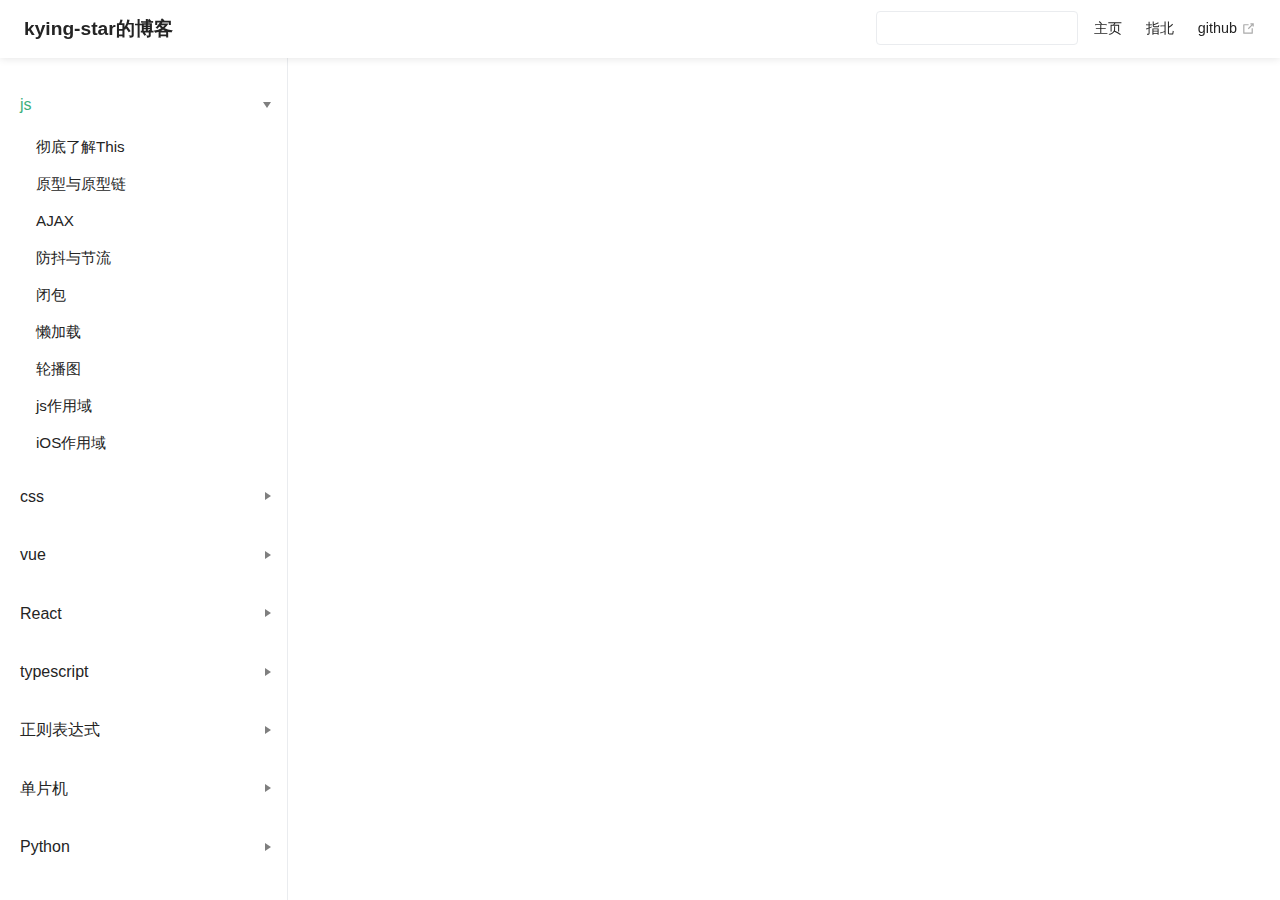
<file: categories/index.html>
<!DOCTYPE html>
<html lang="en-US">
  <head>
    <meta charset="utf-8">
    <meta name="viewport" content="width=device-width,initial-scale=1">
    <title>Categories | kying-star的博客</title>
    <meta name="generator" content="VuePress 1.5.3">
    <link rel="shortcut icon" type="image/x-icon" href="./favicon.ico">
    <meta name="description" content="记录学习">
    <link rel="preload" href="/assets/css/0.styles.da21fd89.css" as="style"><link rel="preload" href="/assets/js/app.11c61d4d.js" as="script"><link rel="preload" href="/assets/js/3.6ecd17d4.js" as="script"><link rel="preload" href="/assets/js/1.7245ff43.js" as="script"><link rel="prefetch" href="/assets/js/10.ab5dedbd.js"><link rel="prefetch" href="/assets/js/11.ddcf0da6.js"><link rel="prefetch" href="/assets/js/12.0200d8f9.js"><link rel="prefetch" href="/assets/js/13.b8d98a82.js"><link rel="prefetch" href="/assets/js/14.3b378907.js"><link rel="prefetch" href="/assets/js/15.df0b87dc.js"><link rel="prefetch" href="/assets/js/16.83a9e9e8.js"><link rel="prefetch" href="/assets/js/17.69c5712a.js"><link rel="prefetch" href="/assets/js/18.8ac010ae.js"><link rel="prefetch" href="/assets/js/19.d2a4f416.js"><link rel="prefetch" href="/assets/js/20.27070dc3.js"><link rel="prefetch" href="/assets/js/21.bfb96de4.js"><link rel="prefetch" href="/assets/js/22.9d8da800.js"><link rel="prefetch" href="/assets/js/23.86ba936c.js"><link rel="prefetch" href="/assets/js/24.35bd49ca.js"><link rel="prefetch" href="/assets/js/25.7b7147de.js"><link rel="prefetch" href="/assets/js/26.f5223a96.js"><link rel="prefetch" href="/assets/js/27.139c6a01.js"><link rel="prefetch" href="/assets/js/28.c35180fd.js"><link rel="prefetch" href="/assets/js/29.4b5afaba.js"><link rel="prefetch" href="/assets/js/30.dbd46f20.js"><link rel="prefetch" href="/assets/js/31.632e6328.js"><link rel="prefetch" href="/assets/js/32.deaa5b10.js"><link rel="prefetch" href="/assets/js/33.8a50bc3f.js"><link rel="prefetch" href="/assets/js/34.8422118c.js"><link rel="prefetch" href="/assets/js/35.256c4515.js"><link rel="prefetch" href="/assets/js/36.81b2c213.js"><link rel="prefetch" href="/assets/js/37.b5c7cfbb.js"><link rel="prefetch" href="/assets/js/38.750df797.js"><link rel="prefetch" href="/assets/js/39.df0ca61b.js"><link rel="prefetch" href="/assets/js/4.322dd36f.js"><link rel="prefetch" href="/assets/js/40.d30f73c1.js"><link rel="prefetch" href="/assets/js/41.ccb30ab4.js"><link rel="prefetch" href="/assets/js/42.5568dd1f.js"><link rel="prefetch" href="/assets/js/43.d8515549.js"><link rel="prefetch" href="/assets/js/44.c4f7a574.js"><link rel="prefetch" href="/assets/js/45.67980fe2.js"><link rel="prefetch" href="/assets/js/46.e8ec82a8.js"><link rel="prefetch" href="/assets/js/47.9509d1d6.js"><link rel="prefetch" href="/assets/js/48.8f1dbae8.js"><link rel="prefetch" href="/assets/js/49.8a0ab069.js"><link rel="prefetch" href="/assets/js/5.195420d9.js"><link rel="prefetch" href="/assets/js/50.cfca4686.js"><link rel="prefetch" href="/assets/js/51.8f93af0a.js"><link rel="prefetch" href="/assets/js/52.0878f0b6.js"><link rel="prefetch" href="/assets/js/53.9fb290ed.js"><link rel="prefetch" href="/assets/js/54.9ed3e98e.js"><link rel="prefetch" href="/assets/js/55.ac1ff6db.js"><link rel="prefetch" href="/assets/js/56.4f4a560b.js"><link rel="prefetch" href="/assets/js/57.080935e9.js"><link rel="prefetch" href="/assets/js/58.4e707c2a.js"><link rel="prefetch" href="/assets/js/59.aee1b9bf.js"><link rel="prefetch" href="/assets/js/6.6e07b235.js"><link rel="prefetch" href="/assets/js/60.69f07825.js"><link rel="prefetch" href="/assets/js/61.c9aa8a79.js"><link rel="prefetch" href="/assets/js/62.f74cbd51.js"><link rel="prefetch" href="/assets/js/63.170e9f70.js"><link rel="prefetch" href="/assets/js/7.1a67e374.js"><link rel="prefetch" href="/assets/js/8.6a5c192f.js"><link rel="prefetch" href="/assets/js/9.24a4c519.js">
    <link rel="stylesheet" href="/assets/css/0.styles.da21fd89.css">
  </head>
  <body>
    <div id="app" data-server-rendered="true"><div class="theme-container" data-v-2d5f533b><div data-v-2d5f533b><div id="loader-wrapper" class="loading-wrapper" data-v-d48f4d20 data-v-2d5f533b data-v-2d5f533b><div class="loader-main" data-v-d48f4d20><div data-v-d48f4d20></div><div data-v-d48f4d20></div><div data-v-d48f4d20></div><div data-v-d48f4d20></div></div> <!----> <!----></div> <div class="password-shadow password-wrapper-out" style="display:none;" data-v-64685f0e data-v-2d5f533b data-v-2d5f533b><h3 class="title" style="display:none;" data-v-64685f0e data-v-64685f0e>kying-star的博客</h3> <!----> <label id="box" class="inputBox" style="display:none;" data-v-64685f0e data-v-64685f0e><input type="password" value="" data-v-64685f0e> <span data-v-64685f0e>Konck! Knock!</span> <button data-v-64685f0e>OK</button></label> <div class="footer" style="display:none;" data-v-64685f0e data-v-64685f0e><span data-v-64685f0e><i class="iconfont reco-theme" data-v-64685f0e></i> <a target="blank" href="https://vuepress-theme-reco.recoluan.com" data-v-64685f0e>vuePress-theme-reco</a></span> <span data-v-64685f0e><i class="iconfont reco-copyright" data-v-64685f0e></i> <a data-v-64685f0e><span data-v-64685f0e>kying-star的博客</span>
            
          <!---->
          2021
        </a></span></div></div> <div class="hide" data-v-2d5f533b><header class="navbar" data-v-2d5f533b><div class="sidebar-button"><svg xmlns="http://www.w3.org/2000/svg" aria-hidden="true" role="img" viewBox="0 0 448 512" class="icon"><path fill="currentColor" d="M436 124H12c-6.627 0-12-5.373-12-12V80c0-6.627 5.373-12 12-12h424c6.627 0 12 5.373 12 12v32c0 6.627-5.373 12-12 12zm0 160H12c-6.627 0-12-5.373-12-12v-32c0-6.627 5.373-12 12-12h424c6.627 0 12 5.373 12 12v32c0 6.627-5.373 12-12 12zm0 160H12c-6.627 0-12-5.373-12-12v-32c0-6.627 5.373-12 12-12h424c6.627 0 12 5.373 12 12v32c0 6.627-5.373 12-12 12z"></path></svg></div> <a href="/" class="home-link router-link-active"><!----> <span class="site-name">kying-star的博客</span></a> <div class="links"><div class="color-picker"><a class="color-button"><i class="iconfont reco-color"></i></a> <div class="color-picker-menu" style="display:none;"><div class="mode-options"><h4 class="title">Choose mode</h4> <ul class="color-mode-options"><li class="dark">dark</li><li class="auto active">auto</li><li class="light">light</li></ul></div></div></div> <div class="search-box"><i class="iconfont reco-search"></i> <input aria-label="Search" autocomplete="off" spellcheck="false" value=""> <!----></div> <nav class="nav-links can-hide"><div class="nav-item"><a href="/" class="nav-link"><i class="iconfont undefined"></i>
  主页
</a></div><div class="nav-item"><a href="/guide/" class="nav-link"><i class="iconfont undefined"></i>
  指北
</a></div><div class="nav-item"><a href="https://github.com/Kying-star" target="_blank" rel="noopener noreferrer" class="nav-link external"><i class="iconfont undefined"></i>
  github
  <svg xmlns="http://www.w3.org/2000/svg" aria-hidden="true" x="0px" y="0px" viewBox="0 0 100 100" width="15" height="15" class="icon outbound"><path fill="currentColor" d="M18.8,85.1h56l0,0c2.2,0,4-1.8,4-4v-32h-8v28h-48v-48h28v-8h-32l0,0c-2.2,0-4,1.8-4,4v56C14.8,83.3,16.6,85.1,18.8,85.1z"></path> <polygon fill="currentColor" points="45.7,48.7 51.3,54.3 77.2,28.5 77.2,37.2 85.2,37.2 85.2,14.9 62.8,14.9 62.8,22.9 71.5,22.9"></polygon></svg></a></div> <!----></nav></div></header> <div class="sidebar-mask" data-v-2d5f533b></div> <aside class="sidebar" data-v-2d5f533b><div class="personal-info-wrapper" data-v-ca798c94 data-v-2d5f533b><!----> <h3 class="name" data-v-ca798c94>
    kying-star的博客
  </h3> <div class="num" data-v-ca798c94><div data-v-ca798c94><h3 data-v-ca798c94>0</h3> <h6 data-v-ca798c94>Article</h6></div> <div data-v-ca798c94><h3 data-v-ca798c94>0</h3> <h6 data-v-ca798c94>Tag</h6></div></div> <hr data-v-ca798c94></div> <nav class="nav-links"><div class="nav-item"><a href="/" class="nav-link"><i class="iconfont undefined"></i>
  主页
</a></div><div class="nav-item"><a href="/guide/" class="nav-link"><i class="iconfont undefined"></i>
  指北
</a></div><div class="nav-item"><a href="https://github.com/Kying-star" target="_blank" rel="noopener noreferrer" class="nav-link external"><i class="iconfont undefined"></i>
  github
  <svg xmlns="http://www.w3.org/2000/svg" aria-hidden="true" x="0px" y="0px" viewBox="0 0 100 100" width="15" height="15" class="icon outbound"><path fill="currentColor" d="M18.8,85.1h56l0,0c2.2,0,4-1.8,4-4v-32h-8v28h-48v-48h28v-8h-32l0,0c-2.2,0-4,1.8-4,4v56C14.8,83.3,16.6,85.1,18.8,85.1z"></path> <polygon fill="currentColor" points="45.7,48.7 51.3,54.3 77.2,28.5 77.2,37.2 85.2,37.2 85.2,14.9 62.8,14.9 62.8,22.9 71.5,22.9"></polygon></svg></a></div> <!----></nav> <ul class="sidebar-links"><li><section class="sidebar-group collapsable depth-0"><a href="/js/" class="sidebar-heading clickable open"><span>js</span> <span class="arrow down"></span></a> <ul class="sidebar-links sidebar-group-items"><li><a href="/js/彻底了解This.html" class="sidebar-link">彻底了解This</a></li><li><a href="/js/原型与原型链.html" class="sidebar-link">原型与原型链</a></li><li><a href="/js/AJAX.html" class="sidebar-link">AJAX</a></li><li><a href="/js/防抖与节流.html" class="sidebar-link">防抖与节流</a></li><li><a href="/js/高阶函数.html" class="sidebar-link">闭包</a></li><li><a href="/js/懒加载.html" class="sidebar-link">懒加载</a></li><li><a href="/js/轮播图.html" class="sidebar-link">轮播图</a></li><li><a href="/js/js作用域.html" class="sidebar-link">js作用域</a></li><li><a href="/js/ios作用域.html" class="sidebar-link">iOS作用域</a></li></ul></section></li><li><section class="sidebar-group collapsable depth-0"><a href="/css/" class="sidebar-heading clickable"><span>css</span> <span class="arrow right"></span></a> <!----></section></li><li><section class="sidebar-group collapsable depth-0"><a href="/vue/" class="sidebar-heading clickable"><span>vue</span> <span class="arrow right"></span></a> <!----></section></li><li><section class="sidebar-group collapsable depth-0"><a href="/react/" class="sidebar-heading clickable"><span>React</span> <span class="arrow right"></span></a> <!----></section></li><li><section class="sidebar-group collapsable depth-0"><a href="/typescript/" class="sidebar-heading clickable"><span>typescript</span> <span class="arrow right"></span></a> <!----></section></li><li><section class="sidebar-group collapsable depth-0"><a href="/regex/" class="sidebar-heading clickable"><span>正则表达式</span> <span class="arrow right"></span></a> <!----></section></li><li><section class="sidebar-group collapsable depth-0"><a href="/mpu/" class="sidebar-heading clickable"><span>单片机</span> <span class="arrow right"></span></a> <!----></section></li><li><section class="sidebar-group collapsable depth-0"><a href="/Python/" class="sidebar-heading clickable"><span>Python</span> <span class="arrow right"></span></a> <!----></section></li></ul> </aside> <div class="password-shadow password-wrapper-in" style="display:none;" data-v-64685f0e data-v-2d5f533b><h3 class="title" style="display:none;" data-v-64685f0e data-v-64685f0e>Categories</h3> <!----> <label id="box" class="inputBox" style="display:none;" data-v-64685f0e data-v-64685f0e><input type="password" value="" data-v-64685f0e> <span data-v-64685f0e>Konck! Knock!</span> <button data-v-64685f0e>OK</button></label> <div class="footer" style="display:none;" data-v-64685f0e data-v-64685f0e><span data-v-64685f0e><i class="iconfont reco-theme" data-v-64685f0e></i> <a target="blank" href="https://vuepress-theme-reco.recoluan.com" data-v-64685f0e>vuePress-theme-reco</a></span> <span data-v-64685f0e><i class="iconfont reco-copyright" data-v-64685f0e></i> <a data-v-64685f0e><span data-v-64685f0e>kying-star的博客</span>
            
          <!---->
          2021
        </a></span></div></div> <div data-v-2d5f533b><main class="page" style="padding-right:0;"><div class="page-title" style="display:none;"><h1 class="title"></h1> <div data-v-3b7f5bdf><i class="iconfont reco-account" data-v-3b7f5bdf><span data-v-3b7f5bdf>kying-star的博客</span></i> <!----> <!----> <!----></div></div> <!----> <footer class="page-edit" style="display:none;"><!----> <!----></footer> <!----> <!----> <!----></main> <!----></div></div></div></div><div class="global-ui"><div class="back-to-ceiling" style="right:1rem;bottom:6rem;width:2.5rem;height:2.5rem;border-radius:.25rem;line-height:2.5rem;display:none;" data-v-c6073ba8 data-v-c6073ba8><svg t="1574745035067" viewBox="0 0 1024 1024" version="1.1" xmlns="http://www.w3.org/2000/svg" p-id="5404" class="icon" data-v-c6073ba8><path d="M526.60727968 10.90185116a27.675 27.675 0 0 0-29.21455937 0c-131.36607665 82.28402758-218.69155461 228.01873535-218.69155402 394.07834331a462.20625001 462.20625001 0 0 0 5.36959153 69.94390903c1.00431239 6.55289093-0.34802892 13.13561351-3.76865779 18.80351572-32.63518765 54.11355614-51.75690182 118.55860487-51.7569018 187.94566865a371.06718723 371.06718723 0 0 0 11.50484808 91.98906777c6.53300375 25.50556257 41.68394495 28.14064038 52.69160883 4.22606766 17.37162448-37.73630017 42.14135425-72.50938081 72.80769204-103.21549295 2.18761121 3.04276886 4.15646224 6.24463696 6.40373557 9.22774369a1871.4375 1871.4375 0 0 0 140.04691725 5.34970492 1866.36093723 1866.36093723 0 0 0 140.04691723-5.34970492c2.24727335-2.98310674 4.21612437-6.18497483 6.3937923-9.2178004 30.66633723 30.70611158 55.4360664 65.4791928 72.80769147 103.21549355 11.00766384 23.91457269 46.15860503 21.27949489 52.69160879-4.22606768a371.15156223 371.15156223 0 0 0 11.514792-91.99901164c0-69.36717486-19.13165746-133.82216804-51.75690182-187.92578088-3.42062944-5.66790279-4.76302748-12.26056868-3.76865837-18.80351632a462.20625001 462.20625001 0 0 0 5.36959269-69.943909c-0.00994388-166.08943902-87.32547796-311.81420293-218.6915546-394.09823051zM605.93803103 357.87693858a93.93749974 93.93749974 0 1 1-187.89594924 6.1e-7 93.93749974 93.93749974 0 0 1 187.89594924-6.1e-7z" p-id="5405" data-v-c6073ba8></path><path d="M429.50777625 765.63860547C429.50777625 803.39355007 466.44236686 1000.39046097 512.00932183 1000.39046097c45.56695499 0 82.4922232-197.00623328 82.5015456-234.7518555 0-37.75494459-36.9345906-68.35043303-82.4922232-68.34111062-45.57627738-0.00932239-82.52019037 30.59548842-82.51086798 68.34111062z" p-id="5406" data-v-c6073ba8></path></svg></div></div></div>
    <script src="/assets/js/app.11c61d4d.js" defer></script><script src="/assets/js/3.6ecd17d4.js" defer></script><script src="/assets/js/1.7245ff43.js" defer></script>
  </body>
</html>
</file>
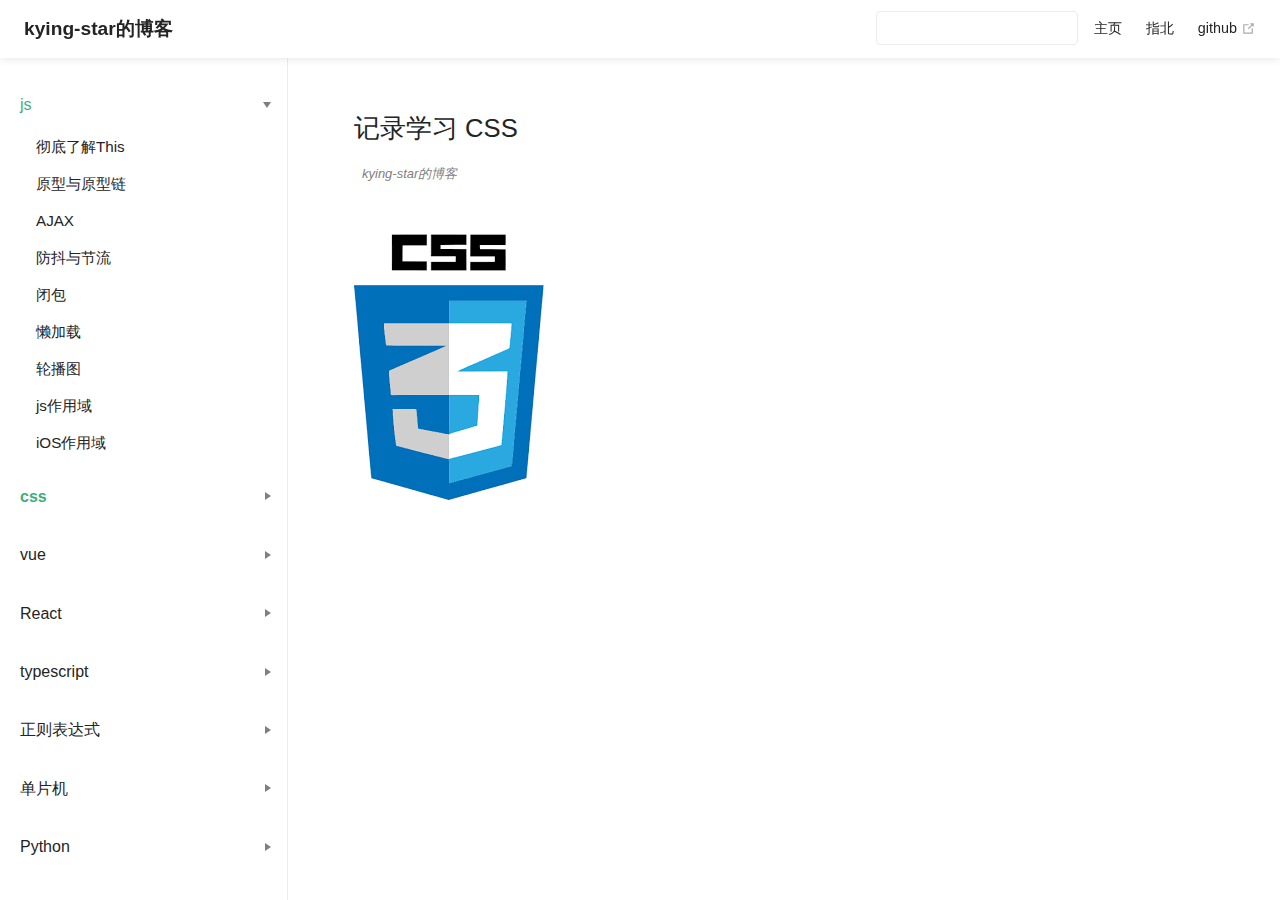
<file: css/index.html>
<!DOCTYPE html>
<html lang="en-US">
  <head>
    <meta charset="utf-8">
    <meta name="viewport" content="width=device-width,initial-scale=1">
    <title>记录学习 CSS | kying-star的博客</title>
    <meta name="generator" content="VuePress 1.5.3">
    <link rel="shortcut icon" type="image/x-icon" href="./favicon.ico">
    <meta name="description" content="记录学习">
    <link rel="preload" href="/assets/css/0.styles.da21fd89.css" as="style"><link rel="preload" href="/assets/js/app.11c61d4d.js" as="script"><link rel="preload" href="/assets/js/3.6ecd17d4.js" as="script"><link rel="preload" href="/assets/js/1.7245ff43.js" as="script"><link rel="preload" href="/assets/js/17.69c5712a.js" as="script"><link rel="prefetch" href="/assets/js/10.ab5dedbd.js"><link rel="prefetch" href="/assets/js/11.ddcf0da6.js"><link rel="prefetch" href="/assets/js/12.0200d8f9.js"><link rel="prefetch" href="/assets/js/13.b8d98a82.js"><link rel="prefetch" href="/assets/js/14.3b378907.js"><link rel="prefetch" href="/assets/js/15.df0b87dc.js"><link rel="prefetch" href="/assets/js/16.83a9e9e8.js"><link rel="prefetch" href="/assets/js/18.8ac010ae.js"><link rel="prefetch" href="/assets/js/19.d2a4f416.js"><link rel="prefetch" href="/assets/js/20.27070dc3.js"><link rel="prefetch" href="/assets/js/21.bfb96de4.js"><link rel="prefetch" href="/assets/js/22.9d8da800.js"><link rel="prefetch" href="/assets/js/23.86ba936c.js"><link rel="prefetch" href="/assets/js/24.35bd49ca.js"><link rel="prefetch" href="/assets/js/25.7b7147de.js"><link rel="prefetch" href="/assets/js/26.f5223a96.js"><link rel="prefetch" href="/assets/js/27.139c6a01.js"><link rel="prefetch" href="/assets/js/28.c35180fd.js"><link rel="prefetch" href="/assets/js/29.4b5afaba.js"><link rel="prefetch" href="/assets/js/30.dbd46f20.js"><link rel="prefetch" href="/assets/js/31.632e6328.js"><link rel="prefetch" href="/assets/js/32.deaa5b10.js"><link rel="prefetch" href="/assets/js/33.8a50bc3f.js"><link rel="prefetch" href="/assets/js/34.8422118c.js"><link rel="prefetch" href="/assets/js/35.256c4515.js"><link rel="prefetch" href="/assets/js/36.81b2c213.js"><link rel="prefetch" href="/assets/js/37.b5c7cfbb.js"><link rel="prefetch" href="/assets/js/38.750df797.js"><link rel="prefetch" href="/assets/js/39.df0ca61b.js"><link rel="prefetch" href="/assets/js/4.322dd36f.js"><link rel="prefetch" href="/assets/js/40.d30f73c1.js"><link rel="prefetch" href="/assets/js/41.ccb30ab4.js"><link rel="prefetch" href="/assets/js/42.5568dd1f.js"><link rel="prefetch" href="/assets/js/43.d8515549.js"><link rel="prefetch" href="/assets/js/44.c4f7a574.js"><link rel="prefetch" href="/assets/js/45.67980fe2.js"><link rel="prefetch" href="/assets/js/46.e8ec82a8.js"><link rel="prefetch" href="/assets/js/47.9509d1d6.js"><link rel="prefetch" href="/assets/js/48.8f1dbae8.js"><link rel="prefetch" href="/assets/js/49.8a0ab069.js"><link rel="prefetch" href="/assets/js/5.195420d9.js"><link rel="prefetch" href="/assets/js/50.cfca4686.js"><link rel="prefetch" href="/assets/js/51.8f93af0a.js"><link rel="prefetch" href="/assets/js/52.0878f0b6.js"><link rel="prefetch" href="/assets/js/53.9fb290ed.js"><link rel="prefetch" href="/assets/js/54.9ed3e98e.js"><link rel="prefetch" href="/assets/js/55.ac1ff6db.js"><link rel="prefetch" href="/assets/js/56.4f4a560b.js"><link rel="prefetch" href="/assets/js/57.080935e9.js"><link rel="prefetch" href="/assets/js/58.4e707c2a.js"><link rel="prefetch" href="/assets/js/59.aee1b9bf.js"><link rel="prefetch" href="/assets/js/6.6e07b235.js"><link rel="prefetch" href="/assets/js/60.69f07825.js"><link rel="prefetch" href="/assets/js/61.c9aa8a79.js"><link rel="prefetch" href="/assets/js/62.f74cbd51.js"><link rel="prefetch" href="/assets/js/63.170e9f70.js"><link rel="prefetch" href="/assets/js/7.1a67e374.js"><link rel="prefetch" href="/assets/js/8.6a5c192f.js"><link rel="prefetch" href="/assets/js/9.24a4c519.js">
    <link rel="stylesheet" href="/assets/css/0.styles.da21fd89.css">
  </head>
  <body>
    <div id="app" data-server-rendered="true"><div class="theme-container" data-v-2d5f533b><div data-v-2d5f533b><div id="loader-wrapper" class="loading-wrapper" data-v-d48f4d20 data-v-2d5f533b data-v-2d5f533b><div class="loader-main" data-v-d48f4d20><div data-v-d48f4d20></div><div data-v-d48f4d20></div><div data-v-d48f4d20></div><div data-v-d48f4d20></div></div> <!----> <!----></div> <div class="password-shadow password-wrapper-out" style="display:none;" data-v-64685f0e data-v-2d5f533b data-v-2d5f533b><h3 class="title" style="display:none;" data-v-64685f0e data-v-64685f0e>kying-star的博客</h3> <!----> <label id="box" class="inputBox" style="display:none;" data-v-64685f0e data-v-64685f0e><input type="password" value="" data-v-64685f0e> <span data-v-64685f0e>Konck! Knock!</span> <button data-v-64685f0e>OK</button></label> <div class="footer" style="display:none;" data-v-64685f0e data-v-64685f0e><span data-v-64685f0e><i class="iconfont reco-theme" data-v-64685f0e></i> <a target="blank" href="https://vuepress-theme-reco.recoluan.com" data-v-64685f0e>vuePress-theme-reco</a></span> <span data-v-64685f0e><i class="iconfont reco-copyright" data-v-64685f0e></i> <a data-v-64685f0e><span data-v-64685f0e>kying-star的博客</span>
            
          <!---->
          2021
        </a></span></div></div> <div class="hide" data-v-2d5f533b><header class="navbar" data-v-2d5f533b><div class="sidebar-button"><svg xmlns="http://www.w3.org/2000/svg" aria-hidden="true" role="img" viewBox="0 0 448 512" class="icon"><path fill="currentColor" d="M436 124H12c-6.627 0-12-5.373-12-12V80c0-6.627 5.373-12 12-12h424c6.627 0 12 5.373 12 12v32c0 6.627-5.373 12-12 12zm0 160H12c-6.627 0-12-5.373-12-12v-32c0-6.627 5.373-12 12-12h424c6.627 0 12 5.373 12 12v32c0 6.627-5.373 12-12 12zm0 160H12c-6.627 0-12-5.373-12-12v-32c0-6.627 5.373-12 12-12h424c6.627 0 12 5.373 12 12v32c0 6.627-5.373 12-12 12z"></path></svg></div> <a href="/" class="home-link router-link-active"><!----> <span class="site-name">kying-star的博客</span></a> <div class="links"><div class="color-picker"><a class="color-button"><i class="iconfont reco-color"></i></a> <div class="color-picker-menu" style="display:none;"><div class="mode-options"><h4 class="title">Choose mode</h4> <ul class="color-mode-options"><li class="dark">dark</li><li class="auto active">auto</li><li class="light">light</li></ul></div></div></div> <div class="search-box"><i class="iconfont reco-search"></i> <input aria-label="Search" autocomplete="off" spellcheck="false" value=""> <!----></div> <nav class="nav-links can-hide"><div class="nav-item"><a href="/" class="nav-link"><i class="iconfont undefined"></i>
  主页
</a></div><div class="nav-item"><a href="/guide/" class="nav-link"><i class="iconfont undefined"></i>
  指北
</a></div><div class="nav-item"><a href="https://github.com/Kying-star" target="_blank" rel="noopener noreferrer" class="nav-link external"><i class="iconfont undefined"></i>
  github
  <svg xmlns="http://www.w3.org/2000/svg" aria-hidden="true" x="0px" y="0px" viewBox="0 0 100 100" width="15" height="15" class="icon outbound"><path fill="currentColor" d="M18.8,85.1h56l0,0c2.2,0,4-1.8,4-4v-32h-8v28h-48v-48h28v-8h-32l0,0c-2.2,0-4,1.8-4,4v56C14.8,83.3,16.6,85.1,18.8,85.1z"></path> <polygon fill="currentColor" points="45.7,48.7 51.3,54.3 77.2,28.5 77.2,37.2 85.2,37.2 85.2,14.9 62.8,14.9 62.8,22.9 71.5,22.9"></polygon></svg></a></div> <!----></nav></div></header> <div class="sidebar-mask" data-v-2d5f533b></div> <aside class="sidebar" data-v-2d5f533b><div class="personal-info-wrapper" data-v-ca798c94 data-v-2d5f533b><!----> <h3 class="name" data-v-ca798c94>
    kying-star的博客
  </h3> <div class="num" data-v-ca798c94><div data-v-ca798c94><h3 data-v-ca798c94>0</h3> <h6 data-v-ca798c94>Article</h6></div> <div data-v-ca798c94><h3 data-v-ca798c94>0</h3> <h6 data-v-ca798c94>Tag</h6></div></div> <hr data-v-ca798c94></div> <nav class="nav-links"><div class="nav-item"><a href="/" class="nav-link"><i class="iconfont undefined"></i>
  主页
</a></div><div class="nav-item"><a href="/guide/" class="nav-link"><i class="iconfont undefined"></i>
  指北
</a></div><div class="nav-item"><a href="https://github.com/Kying-star" target="_blank" rel="noopener noreferrer" class="nav-link external"><i class="iconfont undefined"></i>
  github
  <svg xmlns="http://www.w3.org/2000/svg" aria-hidden="true" x="0px" y="0px" viewBox="0 0 100 100" width="15" height="15" class="icon outbound"><path fill="currentColor" d="M18.8,85.1h56l0,0c2.2,0,4-1.8,4-4v-32h-8v28h-48v-48h28v-8h-32l0,0c-2.2,0-4,1.8-4,4v56C14.8,83.3,16.6,85.1,18.8,85.1z"></path> <polygon fill="currentColor" points="45.7,48.7 51.3,54.3 77.2,28.5 77.2,37.2 85.2,37.2 85.2,14.9 62.8,14.9 62.8,22.9 71.5,22.9"></polygon></svg></a></div> <!----></nav> <ul class="sidebar-links"><li><section class="sidebar-group collapsable depth-0"><a href="/js/" class="sidebar-heading clickable open"><span>js</span> <span class="arrow down"></span></a> <ul class="sidebar-links sidebar-group-items"><li><a href="/js/彻底了解This.html" class="sidebar-link">彻底了解This</a></li><li><a href="/js/原型与原型链.html" class="sidebar-link">原型与原型链</a></li><li><a href="/js/AJAX.html" class="sidebar-link">AJAX</a></li><li><a href="/js/防抖与节流.html" class="sidebar-link">防抖与节流</a></li><li><a href="/js/高阶函数.html" class="sidebar-link">闭包</a></li><li><a href="/js/懒加载.html" class="sidebar-link">懒加载</a></li><li><a href="/js/轮播图.html" class="sidebar-link">轮播图</a></li><li><a href="/js/js作用域.html" class="sidebar-link">js作用域</a></li><li><a href="/js/ios作用域.html" class="sidebar-link">iOS作用域</a></li></ul></section></li><li><section class="sidebar-group collapsable depth-0"><a href="/css/" aria-current="page" class="sidebar-heading clickable router-link-exact-active router-link-active active"><span>css</span> <span class="arrow right"></span></a> <!----></section></li><li><section class="sidebar-group collapsable depth-0"><a href="/vue/" class="sidebar-heading clickable"><span>vue</span> <span class="arrow right"></span></a> <!----></section></li><li><section class="sidebar-group collapsable depth-0"><a href="/react/" class="sidebar-heading clickable"><span>React</span> <span class="arrow right"></span></a> <!----></section></li><li><section class="sidebar-group collapsable depth-0"><a href="/typescript/" class="sidebar-heading clickable"><span>typescript</span> <span class="arrow right"></span></a> <!----></section></li><li><section class="sidebar-group collapsable depth-0"><a href="/regex/" class="sidebar-heading clickable"><span>正则表达式</span> <span class="arrow right"></span></a> <!----></section></li><li><section class="sidebar-group collapsable depth-0"><a href="/mpu/" class="sidebar-heading clickable"><span>单片机</span> <span class="arrow right"></span></a> <!----></section></li><li><section class="sidebar-group collapsable depth-0"><a href="/Python/" class="sidebar-heading clickable"><span>Python</span> <span class="arrow right"></span></a> <!----></section></li></ul> </aside> <div class="password-shadow password-wrapper-in" style="display:none;" data-v-64685f0e data-v-2d5f533b><h3 class="title" style="display:none;" data-v-64685f0e data-v-64685f0e></h3> <!----> <label id="box" class="inputBox" style="display:none;" data-v-64685f0e data-v-64685f0e><input type="password" value="" data-v-64685f0e> <span data-v-64685f0e>Konck! Knock!</span> <button data-v-64685f0e>OK</button></label> <div class="footer" style="display:none;" data-v-64685f0e data-v-64685f0e><span data-v-64685f0e><i class="iconfont reco-theme" data-v-64685f0e></i> <a target="blank" href="https://vuepress-theme-reco.recoluan.com" data-v-64685f0e>vuePress-theme-reco</a></span> <span data-v-64685f0e><i class="iconfont reco-copyright" data-v-64685f0e></i> <a data-v-64685f0e><span data-v-64685f0e>kying-star的博客</span>
            
          <!---->
          2021
        </a></span></div></div> <div data-v-2d5f533b><main class="page" style="padding-right:0;"><div class="page-title" style="display:none;"><h1 class="title">记录学习 CSS</h1> <div data-v-3b7f5bdf><i class="iconfont reco-account" data-v-3b7f5bdf><span data-v-3b7f5bdf>kying-star的博客</span></i> <!----> <!----> <!----></div></div> <div class="theme-reco-content content__default" style="display:none;"><h1 id="记录学习-css"><a href="#记录学习-css" class="header-anchor">#</a> 记录学习 CSS</h1> <img src="/img/css.png" alt="mixureSecure"></div> <footer class="page-edit" style="display:none;"><!----> <!----></footer> <!----> <!----> <!----></main> <!----></div></div></div></div><div class="global-ui"><div class="back-to-ceiling" style="right:1rem;bottom:6rem;width:2.5rem;height:2.5rem;border-radius:.25rem;line-height:2.5rem;display:none;" data-v-c6073ba8 data-v-c6073ba8><svg t="1574745035067" viewBox="0 0 1024 1024" version="1.1" xmlns="http://www.w3.org/2000/svg" p-id="5404" class="icon" data-v-c6073ba8><path d="M526.60727968 10.90185116a27.675 27.675 0 0 0-29.21455937 0c-131.36607665 82.28402758-218.69155461 228.01873535-218.69155402 394.07834331a462.20625001 462.20625001 0 0 0 5.36959153 69.94390903c1.00431239 6.55289093-0.34802892 13.13561351-3.76865779 18.80351572-32.63518765 54.11355614-51.75690182 118.55860487-51.7569018 187.94566865a371.06718723 371.06718723 0 0 0 11.50484808 91.98906777c6.53300375 25.50556257 41.68394495 28.14064038 52.69160883 4.22606766 17.37162448-37.73630017 42.14135425-72.50938081 72.80769204-103.21549295 2.18761121 3.04276886 4.15646224 6.24463696 6.40373557 9.22774369a1871.4375 1871.4375 0 0 0 140.04691725 5.34970492 1866.36093723 1866.36093723 0 0 0 140.04691723-5.34970492c2.24727335-2.98310674 4.21612437-6.18497483 6.3937923-9.2178004 30.66633723 30.70611158 55.4360664 65.4791928 72.80769147 103.21549355 11.00766384 23.91457269 46.15860503 21.27949489 52.69160879-4.22606768a371.15156223 371.15156223 0 0 0 11.514792-91.99901164c0-69.36717486-19.13165746-133.82216804-51.75690182-187.92578088-3.42062944-5.66790279-4.76302748-12.26056868-3.76865837-18.80351632a462.20625001 462.20625001 0 0 0 5.36959269-69.943909c-0.00994388-166.08943902-87.32547796-311.81420293-218.6915546-394.09823051zM605.93803103 357.87693858a93.93749974 93.93749974 0 1 1-187.89594924 6.1e-7 93.93749974 93.93749974 0 0 1 187.89594924-6.1e-7z" p-id="5405" data-v-c6073ba8></path><path d="M429.50777625 765.63860547C429.50777625 803.39355007 466.44236686 1000.39046097 512.00932183 1000.39046097c45.56695499 0 82.4922232-197.00623328 82.5015456-234.7518555 0-37.75494459-36.9345906-68.35043303-82.4922232-68.34111062-45.57627738-0.00932239-82.52019037 30.59548842-82.51086798 68.34111062z" p-id="5406" data-v-c6073ba8></path></svg></div></div></div>
    <script src="/assets/js/app.11c61d4d.js" defer></script><script src="/assets/js/3.6ecd17d4.js" defer></script><script src="/assets/js/1.7245ff43.js" defer></script><script src="/assets/js/17.69c5712a.js" defer></script>
  </body>
</html>
</file>
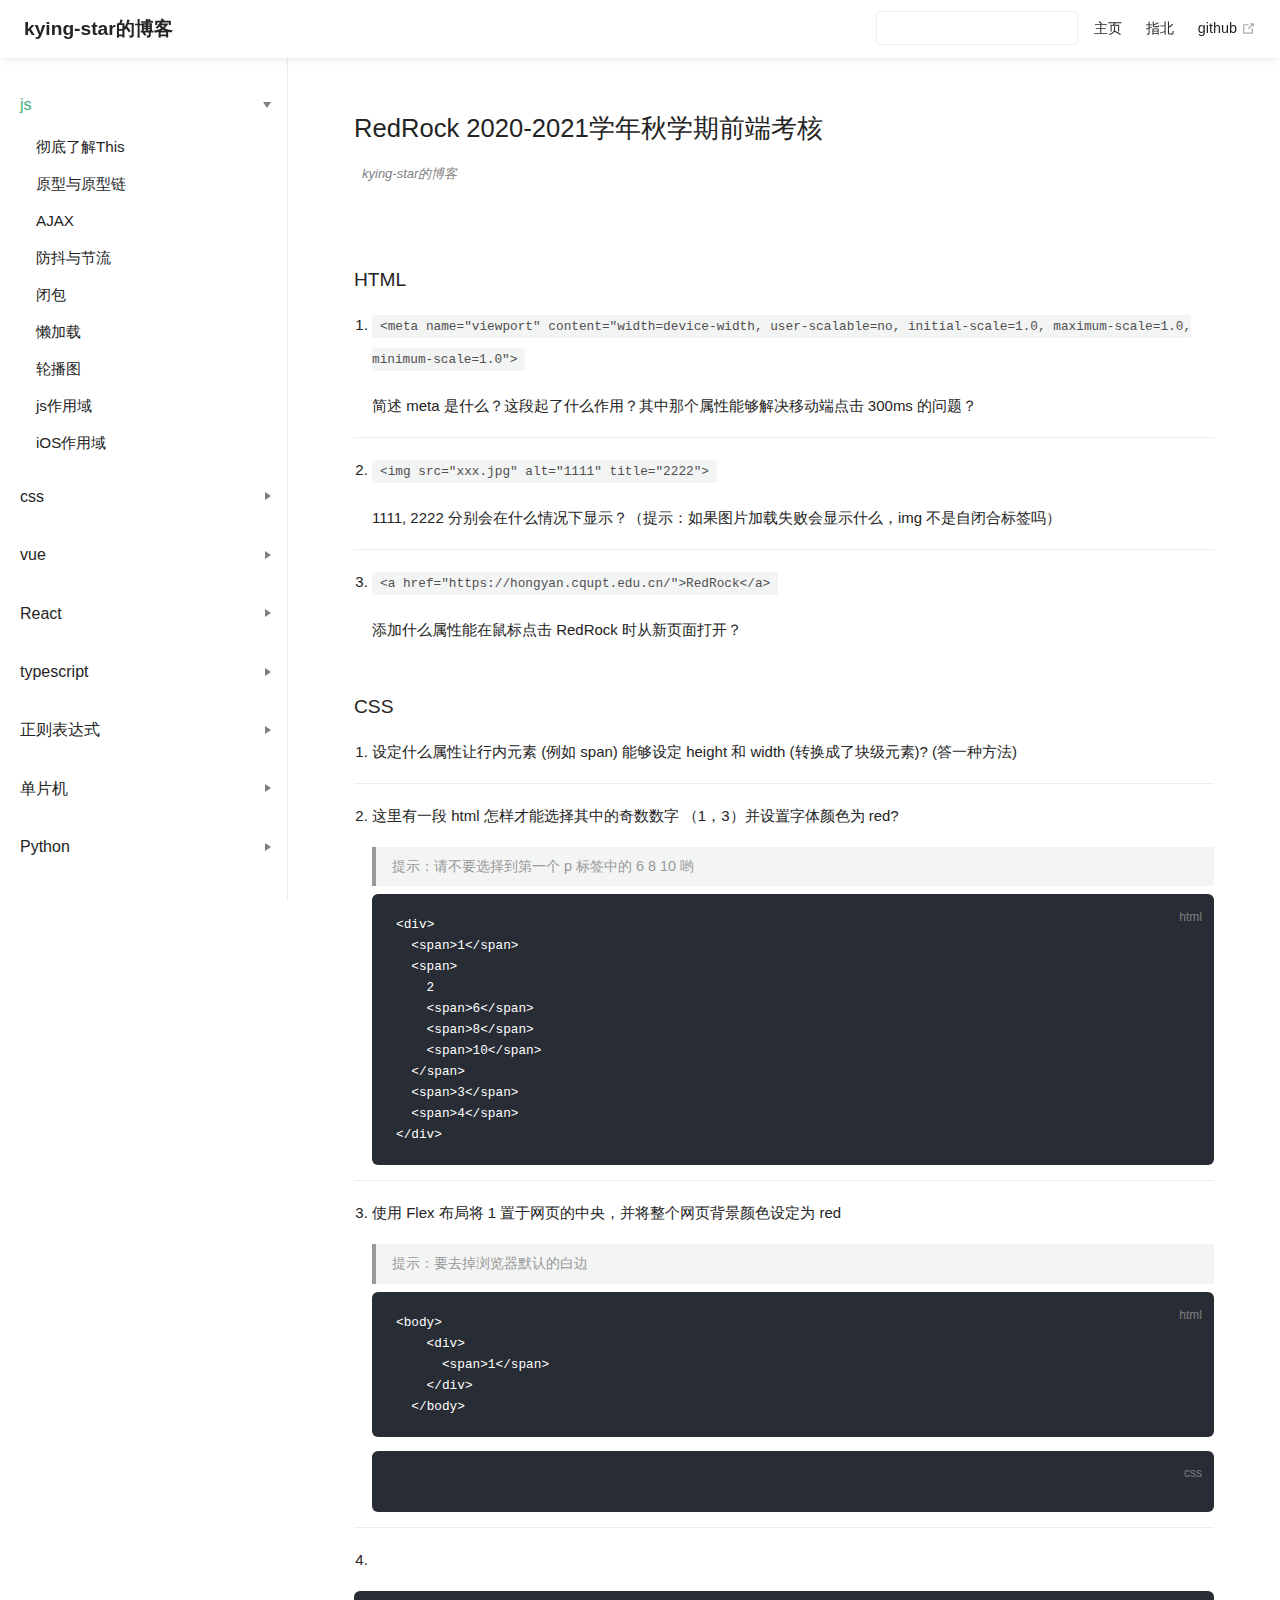
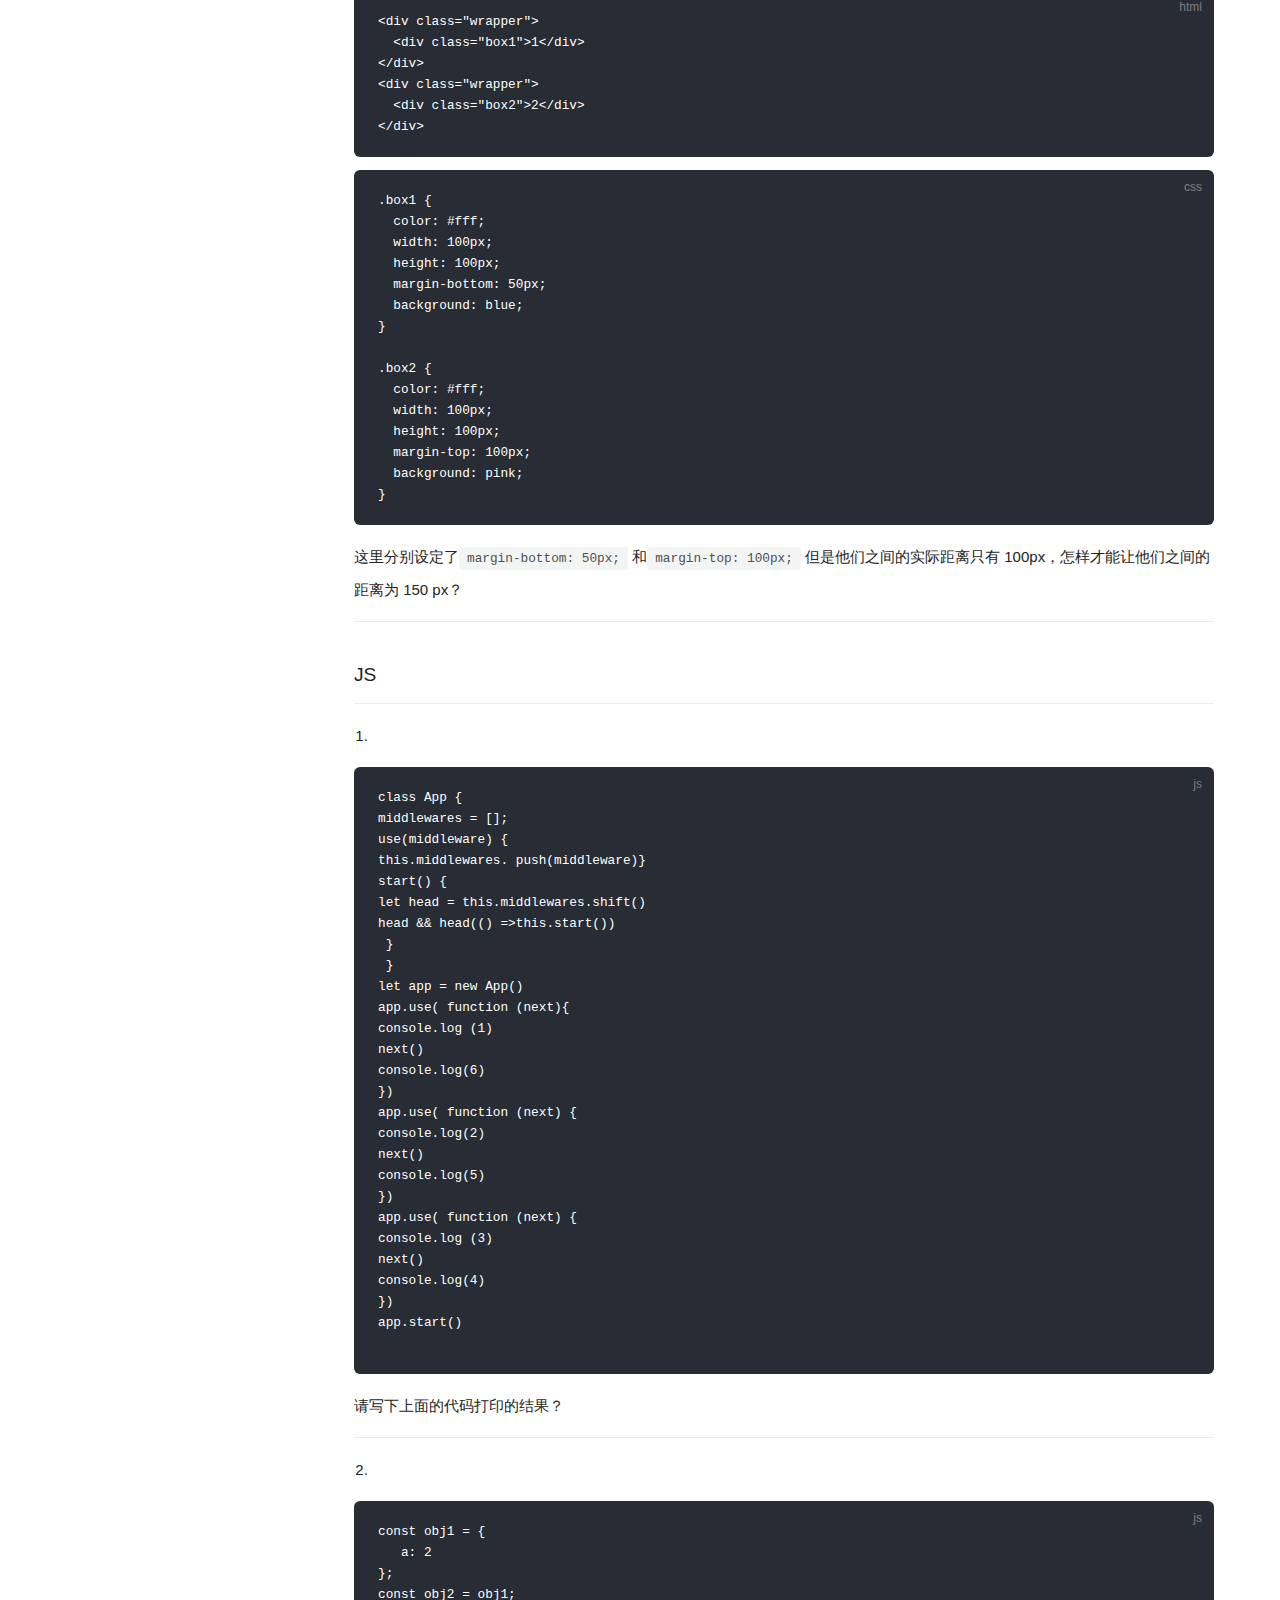
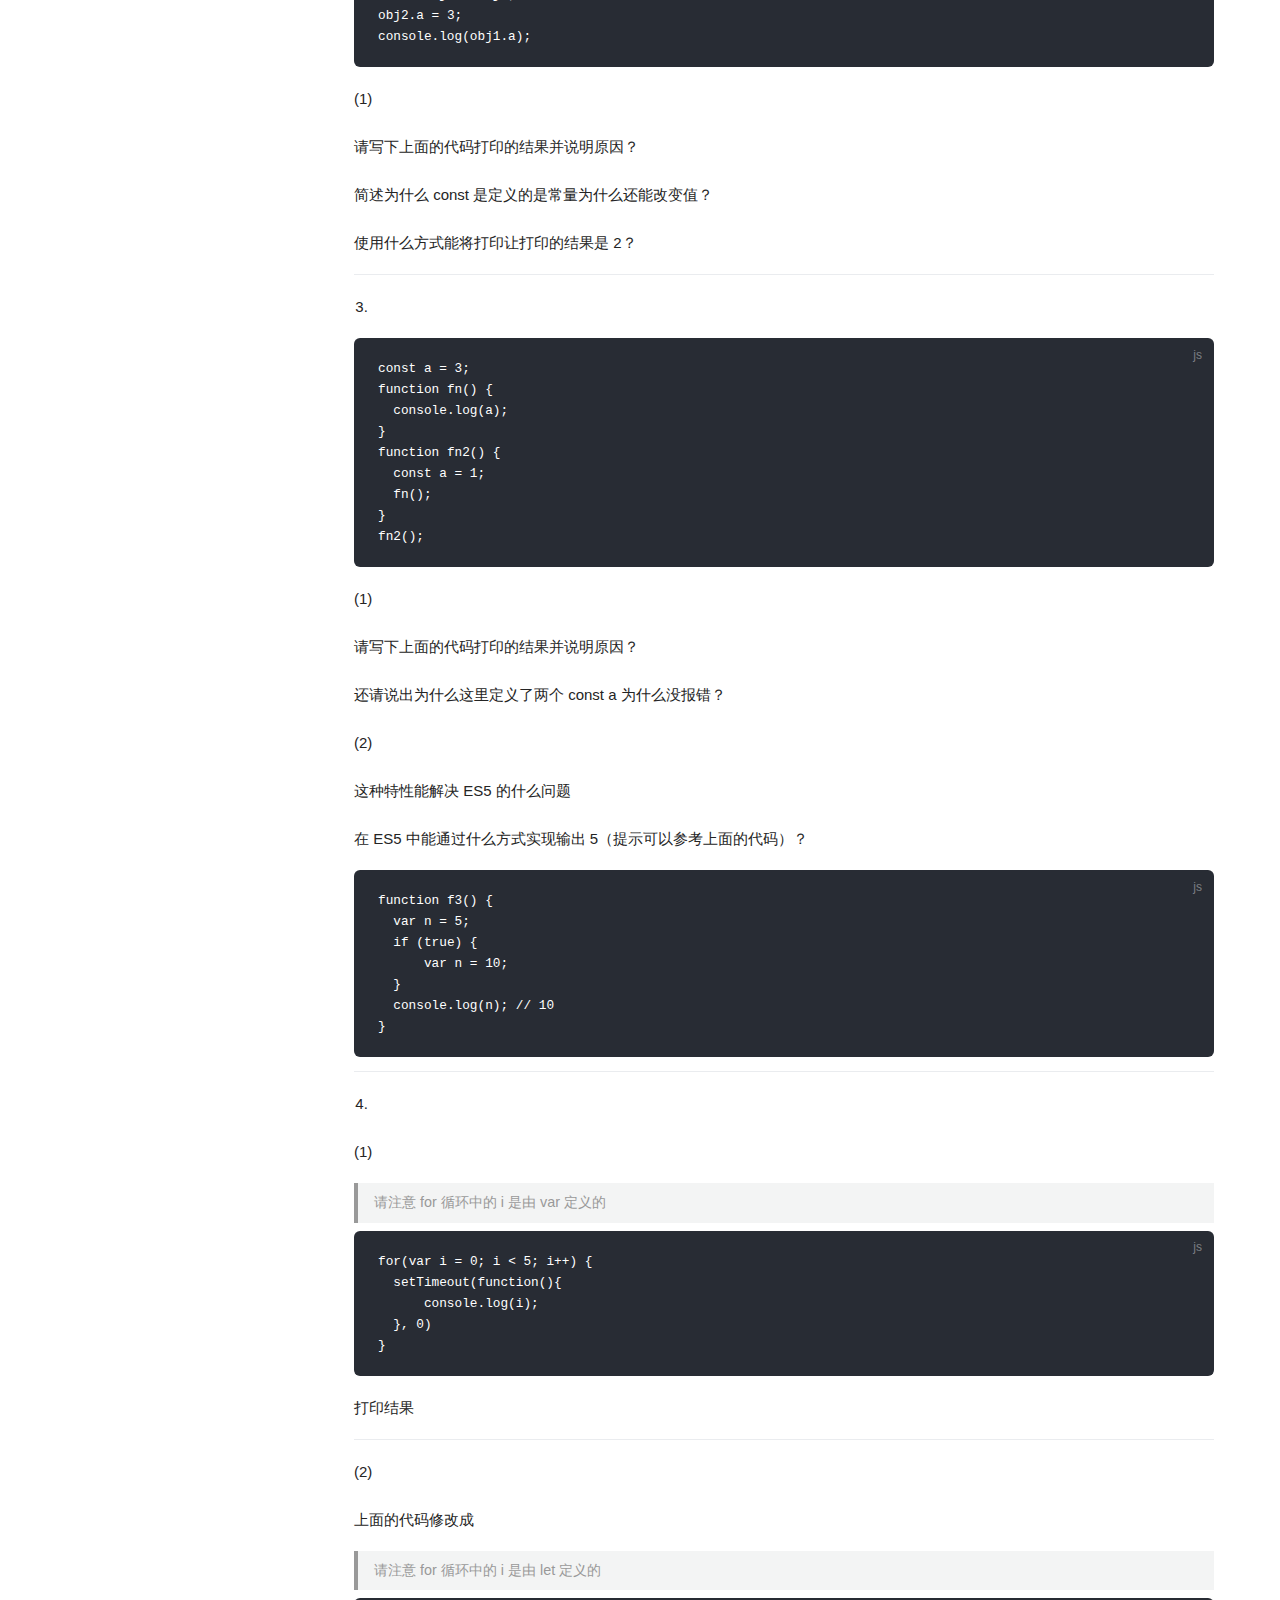
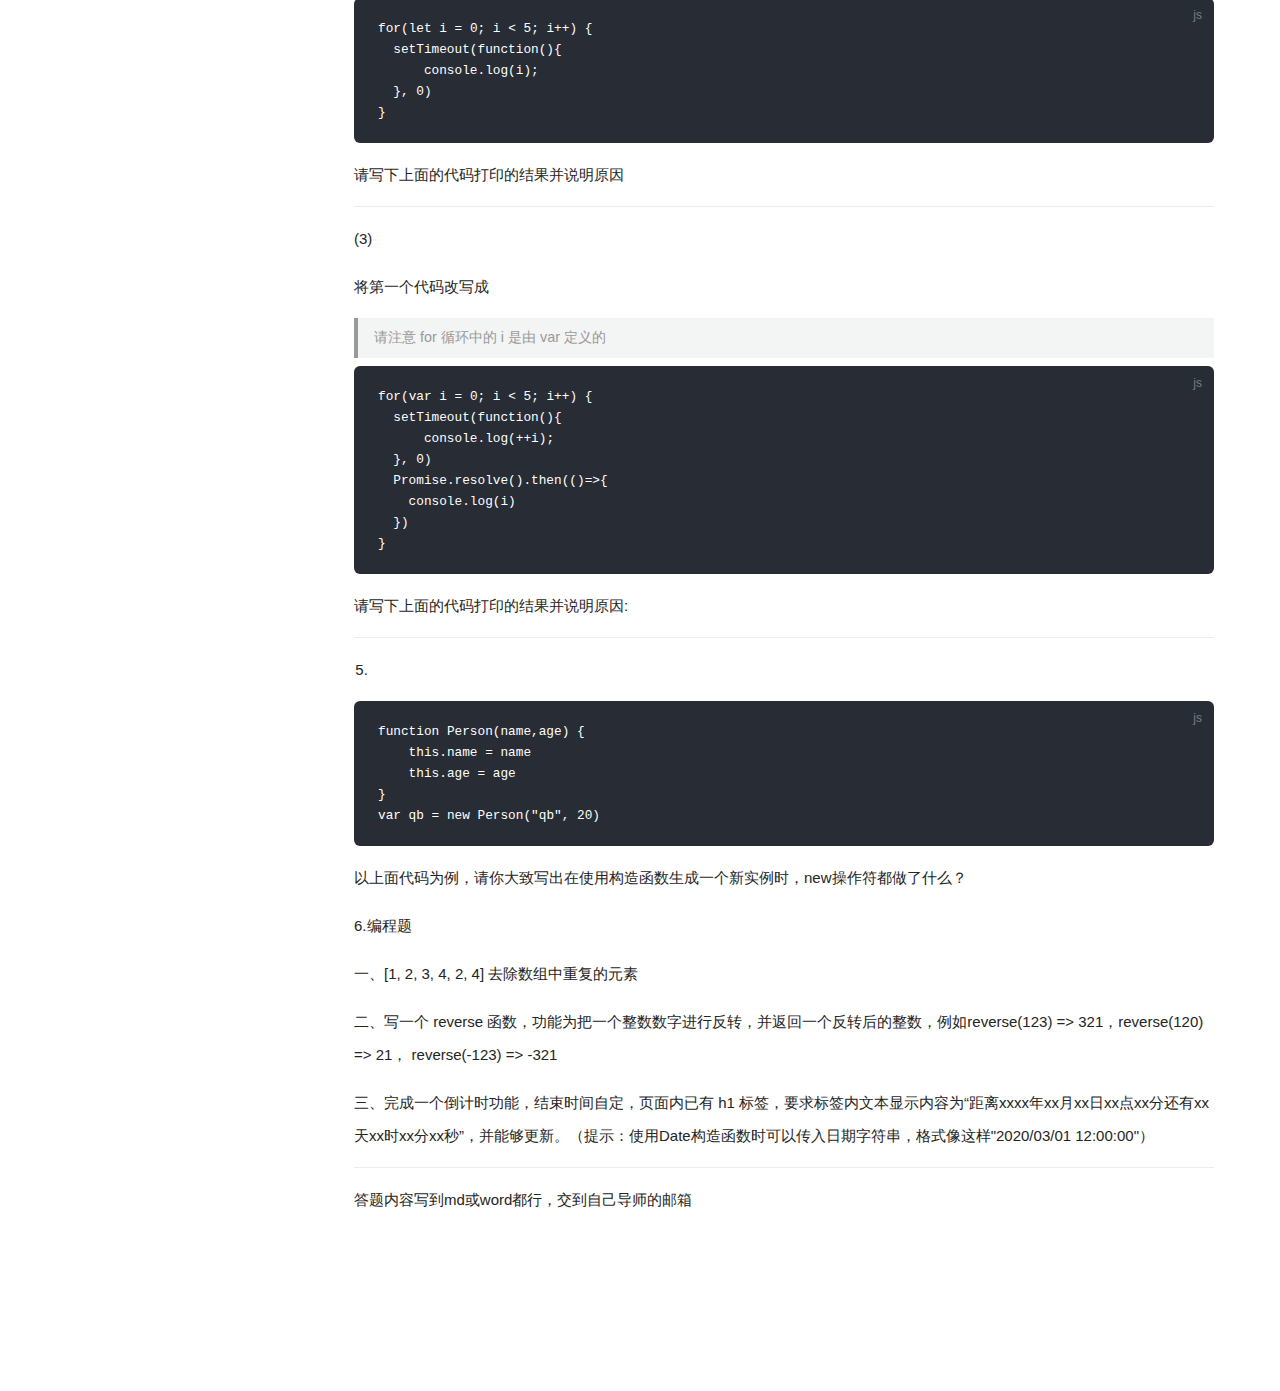
<file: exam/index.html>
<!DOCTYPE html>
<html lang="en-US">
  <head>
    <meta charset="utf-8">
    <meta name="viewport" content="width=device-width,initial-scale=1">
    <title>RedRock 2020-2021学年秋学期前端考核 | kying-star的博客</title>
    <meta name="generator" content="VuePress 1.5.3">
    <link rel="shortcut icon" type="image/x-icon" href="./favicon.ico">
    <meta name="description" content="记录学习">
    <link rel="preload" href="/assets/css/0.styles.da21fd89.css" as="style"><link rel="preload" href="/assets/js/app.11c61d4d.js" as="script"><link rel="preload" href="/assets/js/3.6ecd17d4.js" as="script"><link rel="preload" href="/assets/js/1.7245ff43.js" as="script"><link rel="preload" href="/assets/js/20.27070dc3.js" as="script"><link rel="prefetch" href="/assets/js/10.ab5dedbd.js"><link rel="prefetch" href="/assets/js/11.ddcf0da6.js"><link rel="prefetch" href="/assets/js/12.0200d8f9.js"><link rel="prefetch" href="/assets/js/13.b8d98a82.js"><link rel="prefetch" href="/assets/js/14.3b378907.js"><link rel="prefetch" href="/assets/js/15.df0b87dc.js"><link rel="prefetch" href="/assets/js/16.83a9e9e8.js"><link rel="prefetch" href="/assets/js/17.69c5712a.js"><link rel="prefetch" href="/assets/js/18.8ac010ae.js"><link rel="prefetch" href="/assets/js/19.d2a4f416.js"><link rel="prefetch" href="/assets/js/21.bfb96de4.js"><link rel="prefetch" href="/assets/js/22.9d8da800.js"><link rel="prefetch" href="/assets/js/23.86ba936c.js"><link rel="prefetch" href="/assets/js/24.35bd49ca.js"><link rel="prefetch" href="/assets/js/25.7b7147de.js"><link rel="prefetch" href="/assets/js/26.f5223a96.js"><link rel="prefetch" href="/assets/js/27.139c6a01.js"><link rel="prefetch" href="/assets/js/28.c35180fd.js"><link rel="prefetch" href="/assets/js/29.4b5afaba.js"><link rel="prefetch" href="/assets/js/30.dbd46f20.js"><link rel="prefetch" href="/assets/js/31.632e6328.js"><link rel="prefetch" href="/assets/js/32.deaa5b10.js"><link rel="prefetch" href="/assets/js/33.8a50bc3f.js"><link rel="prefetch" href="/assets/js/34.8422118c.js"><link rel="prefetch" href="/assets/js/35.256c4515.js"><link rel="prefetch" href="/assets/js/36.81b2c213.js"><link rel="prefetch" href="/assets/js/37.b5c7cfbb.js"><link rel="prefetch" href="/assets/js/38.750df797.js"><link rel="prefetch" href="/assets/js/39.df0ca61b.js"><link rel="prefetch" href="/assets/js/4.322dd36f.js"><link rel="prefetch" href="/assets/js/40.d30f73c1.js"><link rel="prefetch" href="/assets/js/41.ccb30ab4.js"><link rel="prefetch" href="/assets/js/42.5568dd1f.js"><link rel="prefetch" href="/assets/js/43.d8515549.js"><link rel="prefetch" href="/assets/js/44.c4f7a574.js"><link rel="prefetch" href="/assets/js/45.67980fe2.js"><link rel="prefetch" href="/assets/js/46.e8ec82a8.js"><link rel="prefetch" href="/assets/js/47.9509d1d6.js"><link rel="prefetch" href="/assets/js/48.8f1dbae8.js"><link rel="prefetch" href="/assets/js/49.8a0ab069.js"><link rel="prefetch" href="/assets/js/5.195420d9.js"><link rel="prefetch" href="/assets/js/50.cfca4686.js"><link rel="prefetch" href="/assets/js/51.8f93af0a.js"><link rel="prefetch" href="/assets/js/52.0878f0b6.js"><link rel="prefetch" href="/assets/js/53.9fb290ed.js"><link rel="prefetch" href="/assets/js/54.9ed3e98e.js"><link rel="prefetch" href="/assets/js/55.ac1ff6db.js"><link rel="prefetch" href="/assets/js/56.4f4a560b.js"><link rel="prefetch" href="/assets/js/57.080935e9.js"><link rel="prefetch" href="/assets/js/58.4e707c2a.js"><link rel="prefetch" href="/assets/js/59.aee1b9bf.js"><link rel="prefetch" href="/assets/js/6.6e07b235.js"><link rel="prefetch" href="/assets/js/60.69f07825.js"><link rel="prefetch" href="/assets/js/61.c9aa8a79.js"><link rel="prefetch" href="/assets/js/62.f74cbd51.js"><link rel="prefetch" href="/assets/js/63.170e9f70.js"><link rel="prefetch" href="/assets/js/7.1a67e374.js"><link rel="prefetch" href="/assets/js/8.6a5c192f.js"><link rel="prefetch" href="/assets/js/9.24a4c519.js">
    <link rel="stylesheet" href="/assets/css/0.styles.da21fd89.css">
  </head>
  <body>
    <div id="app" data-server-rendered="true"><div class="theme-container" data-v-2d5f533b><div data-v-2d5f533b><div id="loader-wrapper" class="loading-wrapper" data-v-d48f4d20 data-v-2d5f533b data-v-2d5f533b><div class="loader-main" data-v-d48f4d20><div data-v-d48f4d20></div><div data-v-d48f4d20></div><div data-v-d48f4d20></div><div data-v-d48f4d20></div></div> <!----> <!----></div> <div class="password-shadow password-wrapper-out" style="display:none;" data-v-64685f0e data-v-2d5f533b data-v-2d5f533b><h3 class="title" style="display:none;" data-v-64685f0e data-v-64685f0e>kying-star的博客</h3> <!----> <label id="box" class="inputBox" style="display:none;" data-v-64685f0e data-v-64685f0e><input type="password" value="" data-v-64685f0e> <span data-v-64685f0e>Konck! Knock!</span> <button data-v-64685f0e>OK</button></label> <div class="footer" style="display:none;" data-v-64685f0e data-v-64685f0e><span data-v-64685f0e><i class="iconfont reco-theme" data-v-64685f0e></i> <a target="blank" href="https://vuepress-theme-reco.recoluan.com" data-v-64685f0e>vuePress-theme-reco</a></span> <span data-v-64685f0e><i class="iconfont reco-copyright" data-v-64685f0e></i> <a data-v-64685f0e><span data-v-64685f0e>kying-star的博客</span>
            
          <!---->
          2021
        </a></span></div></div> <div class="hide" data-v-2d5f533b><header class="navbar" data-v-2d5f533b><div class="sidebar-button"><svg xmlns="http://www.w3.org/2000/svg" aria-hidden="true" role="img" viewBox="0 0 448 512" class="icon"><path fill="currentColor" d="M436 124H12c-6.627 0-12-5.373-12-12V80c0-6.627 5.373-12 12-12h424c6.627 0 12 5.373 12 12v32c0 6.627-5.373 12-12 12zm0 160H12c-6.627 0-12-5.373-12-12v-32c0-6.627 5.373-12 12-12h424c6.627 0 12 5.373 12 12v32c0 6.627-5.373 12-12 12zm0 160H12c-6.627 0-12-5.373-12-12v-32c0-6.627 5.373-12 12-12h424c6.627 0 12 5.373 12 12v32c0 6.627-5.373 12-12 12z"></path></svg></div> <a href="/" class="home-link router-link-active"><!----> <span class="site-name">kying-star的博客</span></a> <div class="links"><div class="color-picker"><a class="color-button"><i class="iconfont reco-color"></i></a> <div class="color-picker-menu" style="display:none;"><div class="mode-options"><h4 class="title">Choose mode</h4> <ul class="color-mode-options"><li class="dark">dark</li><li class="auto active">auto</li><li class="light">light</li></ul></div></div></div> <div class="search-box"><i class="iconfont reco-search"></i> <input aria-label="Search" autocomplete="off" spellcheck="false" value=""> <!----></div> <nav class="nav-links can-hide"><div class="nav-item"><a href="/" class="nav-link"><i class="iconfont undefined"></i>
  主页
</a></div><div class="nav-item"><a href="/guide/" class="nav-link"><i class="iconfont undefined"></i>
  指北
</a></div><div class="nav-item"><a href="https://github.com/Kying-star" target="_blank" rel="noopener noreferrer" class="nav-link external"><i class="iconfont undefined"></i>
  github
  <svg xmlns="http://www.w3.org/2000/svg" aria-hidden="true" x="0px" y="0px" viewBox="0 0 100 100" width="15" height="15" class="icon outbound"><path fill="currentColor" d="M18.8,85.1h56l0,0c2.2,0,4-1.8,4-4v-32h-8v28h-48v-48h28v-8h-32l0,0c-2.2,0-4,1.8-4,4v56C14.8,83.3,16.6,85.1,18.8,85.1z"></path> <polygon fill="currentColor" points="45.7,48.7 51.3,54.3 77.2,28.5 77.2,37.2 85.2,37.2 85.2,14.9 62.8,14.9 62.8,22.9 71.5,22.9"></polygon></svg></a></div> <!----></nav></div></header> <div class="sidebar-mask" data-v-2d5f533b></div> <aside class="sidebar" data-v-2d5f533b><div class="personal-info-wrapper" data-v-ca798c94 data-v-2d5f533b><!----> <h3 class="name" data-v-ca798c94>
    kying-star的博客
  </h3> <div class="num" data-v-ca798c94><div data-v-ca798c94><h3 data-v-ca798c94>0</h3> <h6 data-v-ca798c94>Article</h6></div> <div data-v-ca798c94><h3 data-v-ca798c94>0</h3> <h6 data-v-ca798c94>Tag</h6></div></div> <hr data-v-ca798c94></div> <nav class="nav-links"><div class="nav-item"><a href="/" class="nav-link"><i class="iconfont undefined"></i>
  主页
</a></div><div class="nav-item"><a href="/guide/" class="nav-link"><i class="iconfont undefined"></i>
  指北
</a></div><div class="nav-item"><a href="https://github.com/Kying-star" target="_blank" rel="noopener noreferrer" class="nav-link external"><i class="iconfont undefined"></i>
  github
  <svg xmlns="http://www.w3.org/2000/svg" aria-hidden="true" x="0px" y="0px" viewBox="0 0 100 100" width="15" height="15" class="icon outbound"><path fill="currentColor" d="M18.8,85.1h56l0,0c2.2,0,4-1.8,4-4v-32h-8v28h-48v-48h28v-8h-32l0,0c-2.2,0-4,1.8-4,4v56C14.8,83.3,16.6,85.1,18.8,85.1z"></path> <polygon fill="currentColor" points="45.7,48.7 51.3,54.3 77.2,28.5 77.2,37.2 85.2,37.2 85.2,14.9 62.8,14.9 62.8,22.9 71.5,22.9"></polygon></svg></a></div> <!----></nav> <ul class="sidebar-links"><li><section class="sidebar-group collapsable depth-0"><a href="/js/" class="sidebar-heading clickable open"><span>js</span> <span class="arrow down"></span></a> <ul class="sidebar-links sidebar-group-items"><li><a href="/js/彻底了解This.html" class="sidebar-link">彻底了解This</a></li><li><a href="/js/原型与原型链.html" class="sidebar-link">原型与原型链</a></li><li><a href="/js/AJAX.html" class="sidebar-link">AJAX</a></li><li><a href="/js/防抖与节流.html" class="sidebar-link">防抖与节流</a></li><li><a href="/js/高阶函数.html" class="sidebar-link">闭包</a></li><li><a href="/js/懒加载.html" class="sidebar-link">懒加载</a></li><li><a href="/js/轮播图.html" class="sidebar-link">轮播图</a></li><li><a href="/js/js作用域.html" class="sidebar-link">js作用域</a></li><li><a href="/js/ios作用域.html" class="sidebar-link">iOS作用域</a></li></ul></section></li><li><section class="sidebar-group collapsable depth-0"><a href="/css/" class="sidebar-heading clickable"><span>css</span> <span class="arrow right"></span></a> <!----></section></li><li><section class="sidebar-group collapsable depth-0"><a href="/vue/" class="sidebar-heading clickable"><span>vue</span> <span class="arrow right"></span></a> <!----></section></li><li><section class="sidebar-group collapsable depth-0"><a href="/react/" class="sidebar-heading clickable"><span>React</span> <span class="arrow right"></span></a> <!----></section></li><li><section class="sidebar-group collapsable depth-0"><a href="/typescript/" class="sidebar-heading clickable"><span>typescript</span> <span class="arrow right"></span></a> <!----></section></li><li><section class="sidebar-group collapsable depth-0"><a href="/regex/" class="sidebar-heading clickable"><span>正则表达式</span> <span class="arrow right"></span></a> <!----></section></li><li><section class="sidebar-group collapsable depth-0"><a href="/mpu/" class="sidebar-heading clickable"><span>单片机</span> <span class="arrow right"></span></a> <!----></section></li><li><section class="sidebar-group collapsable depth-0"><a href="/Python/" class="sidebar-heading clickable"><span>Python</span> <span class="arrow right"></span></a> <!----></section></li></ul> </aside> <div class="password-shadow password-wrapper-in" style="display:none;" data-v-64685f0e data-v-2d5f533b><h3 class="title" style="display:none;" data-v-64685f0e data-v-64685f0e></h3> <!----> <label id="box" class="inputBox" style="display:none;" data-v-64685f0e data-v-64685f0e><input type="password" value="" data-v-64685f0e> <span data-v-64685f0e>Konck! Knock!</span> <button data-v-64685f0e>OK</button></label> <div class="footer" style="display:none;" data-v-64685f0e data-v-64685f0e><span data-v-64685f0e><i class="iconfont reco-theme" data-v-64685f0e></i> <a target="blank" href="https://vuepress-theme-reco.recoluan.com" data-v-64685f0e>vuePress-theme-reco</a></span> <span data-v-64685f0e><i class="iconfont reco-copyright" data-v-64685f0e></i> <a data-v-64685f0e><span data-v-64685f0e>kying-star的博客</span>
            
          <!---->
          2021
        </a></span></div></div> <div data-v-2d5f533b><main class="page" style="padding-right:0;"><div class="page-title" style="display:none;"><h1 class="title">RedRock 2020-2021学年秋学期前端考核</h1> <div data-v-3b7f5bdf><i class="iconfont reco-account" data-v-3b7f5bdf><span data-v-3b7f5bdf>kying-star的博客</span></i> <!----> <!----> <!----></div></div> <div class="theme-reco-content content__default" style="display:none;"><h1 id="redrock-2020-2021学年秋学期前端考核"><a href="#redrock-2020-2021学年秋学期前端考核" class="header-anchor">#</a> RedRock 2020-2021学年秋学期前端考核</h1> <h3 id="html"><a href="#html" class="header-anchor">#</a> HTML</h3> <ol><li><p><code>&lt;meta name=&quot;viewport&quot; content=&quot;width=device-width, user-scalable=no, initial-scale=1.0, maximum-scale=1.0, minimum-scale=1.0&quot;&gt;</code></p> <p>简述 meta 是什么？这段起了什么作用？其中那个属性能够解决移动端点击 300ms 的问题？</p></li></ol> <hr> <ol start="2"><li><p><code>&lt;img src=&quot;xxx.jpg&quot; alt=&quot;1111&quot; title=&quot;2222&quot;&gt;</code></p> <p>1111, 2222 分别会在什么情况下显示？（提示：如果图片加载失败会显示什么，img 不是自闭合标签吗）</p></li></ol> <hr> <ol start="3"><li><p><code>&lt;a href=&quot;https://hongyan.cqupt.edu.cn/&quot;&gt;RedRock&lt;/a&gt;</code></p> <p>添加什么属性能在鼠标点击 RedRock 时从新页面打开？</p></li></ol> <h3 id="css"><a href="#css" class="header-anchor">#</a> CSS</h3> <ol><li>设定什么属性让行内元素 (例如 span) 能够设定 height 和 width (转换成了块级元素)? (答一种方法)</li></ol> <hr> <ol start="2"><li><p>这里有一段 html 怎样才能选择其中的奇数数字 （1，3）并设置字体颜色为 red?</p> <blockquote><p>提示：请不要选择到第一个 p 标签中的 6 8 10 哟</p></blockquote> <div class="language-html extra-class"><pre class="language-html"><code><span class="token tag"><span class="token tag"><span class="token punctuation">&lt;</span>div</span><span class="token punctuation">&gt;</span></span>
  <span class="token tag"><span class="token tag"><span class="token punctuation">&lt;</span>span</span><span class="token punctuation">&gt;</span></span>1<span class="token tag"><span class="token tag"><span class="token punctuation">&lt;/</span>span</span><span class="token punctuation">&gt;</span></span>
  <span class="token tag"><span class="token tag"><span class="token punctuation">&lt;</span>span</span><span class="token punctuation">&gt;</span></span>
    2
    <span class="token tag"><span class="token tag"><span class="token punctuation">&lt;</span>span</span><span class="token punctuation">&gt;</span></span>6<span class="token tag"><span class="token tag"><span class="token punctuation">&lt;/</span>span</span><span class="token punctuation">&gt;</span></span>
    <span class="token tag"><span class="token tag"><span class="token punctuation">&lt;</span>span</span><span class="token punctuation">&gt;</span></span>8<span class="token tag"><span class="token tag"><span class="token punctuation">&lt;/</span>span</span><span class="token punctuation">&gt;</span></span>
    <span class="token tag"><span class="token tag"><span class="token punctuation">&lt;</span>span</span><span class="token punctuation">&gt;</span></span>10<span class="token tag"><span class="token tag"><span class="token punctuation">&lt;/</span>span</span><span class="token punctuation">&gt;</span></span>
  <span class="token tag"><span class="token tag"><span class="token punctuation">&lt;/</span>span</span><span class="token punctuation">&gt;</span></span>
  <span class="token tag"><span class="token tag"><span class="token punctuation">&lt;</span>span</span><span class="token punctuation">&gt;</span></span>3<span class="token tag"><span class="token tag"><span class="token punctuation">&lt;/</span>span</span><span class="token punctuation">&gt;</span></span>
  <span class="token tag"><span class="token tag"><span class="token punctuation">&lt;</span>span</span><span class="token punctuation">&gt;</span></span>4<span class="token tag"><span class="token tag"><span class="token punctuation">&lt;/</span>span</span><span class="token punctuation">&gt;</span></span>
<span class="token tag"><span class="token tag"><span class="token punctuation">&lt;/</span>div</span><span class="token punctuation">&gt;</span></span>
</code></pre></div></li></ol> <hr> <ol start="3"><li><p>使用 Flex 布局将 1 置于网页的中央，并将整个网页背景颜色设定为 red</p> <blockquote><p>提示：要去掉浏览器默认的白边</p></blockquote> <div class="language-html extra-class"><pre class="language-html"><code><span class="token tag"><span class="token tag"><span class="token punctuation">&lt;</span>body</span><span class="token punctuation">&gt;</span></span>
    <span class="token tag"><span class="token tag"><span class="token punctuation">&lt;</span>div</span><span class="token punctuation">&gt;</span></span>
      <span class="token tag"><span class="token tag"><span class="token punctuation">&lt;</span>span</span><span class="token punctuation">&gt;</span></span>1<span class="token tag"><span class="token tag"><span class="token punctuation">&lt;/</span>span</span><span class="token punctuation">&gt;</span></span>
    <span class="token tag"><span class="token tag"><span class="token punctuation">&lt;/</span>div</span><span class="token punctuation">&gt;</span></span>
  <span class="token tag"><span class="token tag"><span class="token punctuation">&lt;/</span>body</span><span class="token punctuation">&gt;</span></span>
</code></pre></div><div class="language-css extra-class"><pre class="language-css"><code>
</code></pre></div></li></ol> <hr> <ol start="4"><li></li></ol> <div class="language-html extra-class"><pre class="language-html"><code><span class="token tag"><span class="token tag"><span class="token punctuation">&lt;</span>div</span> <span class="token attr-name">class</span><span class="token attr-value"><span class="token punctuation attr-equals">=</span><span class="token punctuation">&quot;</span>wrapper<span class="token punctuation">&quot;</span></span><span class="token punctuation">&gt;</span></span>
  <span class="token tag"><span class="token tag"><span class="token punctuation">&lt;</span>div</span> <span class="token attr-name">class</span><span class="token attr-value"><span class="token punctuation attr-equals">=</span><span class="token punctuation">&quot;</span>box1<span class="token punctuation">&quot;</span></span><span class="token punctuation">&gt;</span></span>1<span class="token tag"><span class="token tag"><span class="token punctuation">&lt;/</span>div</span><span class="token punctuation">&gt;</span></span>
<span class="token tag"><span class="token tag"><span class="token punctuation">&lt;/</span>div</span><span class="token punctuation">&gt;</span></span> 
<span class="token tag"><span class="token tag"><span class="token punctuation">&lt;</span>div</span> <span class="token attr-name">class</span><span class="token attr-value"><span class="token punctuation attr-equals">=</span><span class="token punctuation">&quot;</span>wrapper<span class="token punctuation">&quot;</span></span><span class="token punctuation">&gt;</span></span>
  <span class="token tag"><span class="token tag"><span class="token punctuation">&lt;</span>div</span> <span class="token attr-name">class</span><span class="token attr-value"><span class="token punctuation attr-equals">=</span><span class="token punctuation">&quot;</span>box2<span class="token punctuation">&quot;</span></span><span class="token punctuation">&gt;</span></span>2<span class="token tag"><span class="token tag"><span class="token punctuation">&lt;/</span>div</span><span class="token punctuation">&gt;</span></span>
<span class="token tag"><span class="token tag"><span class="token punctuation">&lt;/</span>div</span><span class="token punctuation">&gt;</span></span> 
</code></pre></div><div class="language-css extra-class"><pre class="language-css"><code><span class="token selector">.box1</span> <span class="token punctuation">{</span>
  <span class="token property">color</span><span class="token punctuation">:</span> #fff<span class="token punctuation">;</span>
  <span class="token property">width</span><span class="token punctuation">:</span> 100px<span class="token punctuation">;</span>
  <span class="token property">height</span><span class="token punctuation">:</span> 100px<span class="token punctuation">;</span>
  <span class="token property">margin-bottom</span><span class="token punctuation">:</span> 50px<span class="token punctuation">;</span>
  <span class="token property">background</span><span class="token punctuation">:</span> blue<span class="token punctuation">;</span>
<span class="token punctuation">}</span>

<span class="token selector">.box2</span> <span class="token punctuation">{</span>
  <span class="token property">color</span><span class="token punctuation">:</span> #fff<span class="token punctuation">;</span>
  <span class="token property">width</span><span class="token punctuation">:</span> 100px<span class="token punctuation">;</span>
  <span class="token property">height</span><span class="token punctuation">:</span> 100px<span class="token punctuation">;</span>
  <span class="token property">margin-top</span><span class="token punctuation">:</span> 100px<span class="token punctuation">;</span>
  <span class="token property">background</span><span class="token punctuation">:</span> pink<span class="token punctuation">;</span>
<span class="token punctuation">}</span>
</code></pre></div><p>这里分别设定了<code>margin-bottom: 50px;</code> 和<code>margin-top: 100px;</code> 但是他们之间的实际距离只有 100px，怎样才能让他们之间的距离为 150 px？</p> <hr> <h3 id="js"><a href="#js" class="header-anchor">#</a> JS</h3> <hr> <ol><li></li></ol> <div class="language-js extra-class"><pre class="language-js"><code><span class="token keyword">class</span> <span class="token class-name">App</span> <span class="token punctuation">{</span>
middlewares <span class="token operator">=</span> <span class="token punctuation">[</span><span class="token punctuation">]</span><span class="token punctuation">;</span>
<span class="token function">use</span><span class="token punctuation">(</span><span class="token parameter">middleware</span><span class="token punctuation">)</span> <span class="token punctuation">{</span>
<span class="token keyword">this</span><span class="token punctuation">.</span>middlewares<span class="token punctuation">.</span> <span class="token function">push</span><span class="token punctuation">(</span>middleware<span class="token punctuation">)</span><span class="token punctuation">}</span>
<span class="token function">start</span><span class="token punctuation">(</span><span class="token punctuation">)</span> <span class="token punctuation">{</span>
<span class="token keyword">let</span> head <span class="token operator">=</span> <span class="token keyword">this</span><span class="token punctuation">.</span>middlewares<span class="token punctuation">.</span><span class="token function">shift</span><span class="token punctuation">(</span><span class="token punctuation">)</span>
head <span class="token operator">&amp;&amp;</span> <span class="token function">head</span><span class="token punctuation">(</span><span class="token punctuation">(</span><span class="token punctuation">)</span> <span class="token operator">=&gt;</span><span class="token keyword">this</span><span class="token punctuation">.</span><span class="token function">start</span><span class="token punctuation">(</span><span class="token punctuation">)</span><span class="token punctuation">)</span>
 <span class="token punctuation">}</span>
 <span class="token punctuation">}</span>
<span class="token keyword">let</span> app <span class="token operator">=</span> <span class="token keyword">new</span> <span class="token class-name">App</span><span class="token punctuation">(</span><span class="token punctuation">)</span>
app<span class="token punctuation">.</span><span class="token function">use</span><span class="token punctuation">(</span> <span class="token keyword">function</span> <span class="token punctuation">(</span><span class="token parameter">next</span><span class="token punctuation">)</span><span class="token punctuation">{</span>
console<span class="token punctuation">.</span><span class="token function">log</span> <span class="token punctuation">(</span><span class="token number">1</span><span class="token punctuation">)</span>
<span class="token function">next</span><span class="token punctuation">(</span><span class="token punctuation">)</span>
console<span class="token punctuation">.</span><span class="token function">log</span><span class="token punctuation">(</span><span class="token number">6</span><span class="token punctuation">)</span>
<span class="token punctuation">}</span><span class="token punctuation">)</span>
app<span class="token punctuation">.</span><span class="token function">use</span><span class="token punctuation">(</span> <span class="token keyword">function</span> <span class="token punctuation">(</span><span class="token parameter">next</span><span class="token punctuation">)</span> <span class="token punctuation">{</span>
console<span class="token punctuation">.</span><span class="token function">log</span><span class="token punctuation">(</span><span class="token number">2</span><span class="token punctuation">)</span>
<span class="token function">next</span><span class="token punctuation">(</span><span class="token punctuation">)</span>
console<span class="token punctuation">.</span><span class="token function">log</span><span class="token punctuation">(</span><span class="token number">5</span><span class="token punctuation">)</span>
<span class="token punctuation">}</span><span class="token punctuation">)</span>
app<span class="token punctuation">.</span><span class="token function">use</span><span class="token punctuation">(</span> <span class="token keyword">function</span> <span class="token punctuation">(</span><span class="token parameter">next</span><span class="token punctuation">)</span> <span class="token punctuation">{</span>
console<span class="token punctuation">.</span><span class="token function">log</span> <span class="token punctuation">(</span><span class="token number">3</span><span class="token punctuation">)</span>
<span class="token function">next</span><span class="token punctuation">(</span><span class="token punctuation">)</span>
console<span class="token punctuation">.</span><span class="token function">log</span><span class="token punctuation">(</span><span class="token number">4</span><span class="token punctuation">)</span>
<span class="token punctuation">}</span><span class="token punctuation">)</span>
app<span class="token punctuation">.</span><span class="token function">start</span><span class="token punctuation">(</span><span class="token punctuation">)</span> 

</code></pre></div><p>请写下上面的代码打印的结果？</p> <hr> <ol start="2"><li></li></ol> <div class="language-js extra-class"><pre class="language-js"><code><span class="token keyword">const</span> obj1 <span class="token operator">=</span> <span class="token punctuation">{</span>
   a<span class="token operator">:</span> <span class="token number">2</span>
<span class="token punctuation">}</span><span class="token punctuation">;</span>
<span class="token keyword">const</span> obj2 <span class="token operator">=</span> obj1<span class="token punctuation">;</span>
obj2<span class="token punctuation">.</span>a <span class="token operator">=</span> <span class="token number">3</span><span class="token punctuation">;</span>
console<span class="token punctuation">.</span><span class="token function">log</span><span class="token punctuation">(</span>obj1<span class="token punctuation">.</span>a<span class="token punctuation">)</span><span class="token punctuation">;</span>
</code></pre></div><p>(1)</p> <p>请写下上面的代码打印的结果并说明原因？</p> <p>简述为什么 const 是定义的是常量为什么还能改变值？</p> <p>使用什么方式能将打印让打印的结果是 2？</p> <hr> <ol start="3"><li></li></ol> <div class="language-js extra-class"><pre class="language-js"><code><span class="token keyword">const</span> a <span class="token operator">=</span> <span class="token number">3</span><span class="token punctuation">;</span>
<span class="token keyword">function</span> <span class="token function">fn</span><span class="token punctuation">(</span><span class="token punctuation">)</span> <span class="token punctuation">{</span>
  console<span class="token punctuation">.</span><span class="token function">log</span><span class="token punctuation">(</span>a<span class="token punctuation">)</span><span class="token punctuation">;</span>
<span class="token punctuation">}</span>
<span class="token keyword">function</span> <span class="token function">fn2</span><span class="token punctuation">(</span><span class="token punctuation">)</span> <span class="token punctuation">{</span>
  <span class="token keyword">const</span> a <span class="token operator">=</span> <span class="token number">1</span><span class="token punctuation">;</span>
  <span class="token function">fn</span><span class="token punctuation">(</span><span class="token punctuation">)</span><span class="token punctuation">;</span>
<span class="token punctuation">}</span>
<span class="token function">fn2</span><span class="token punctuation">(</span><span class="token punctuation">)</span><span class="token punctuation">;</span>
</code></pre></div><p>(1)</p> <p>请写下上面的代码打印的结果并说明原因？</p> <p>还请说出为什么这里定义了两个 const a 为什么没报错？</p> <p>(2)</p> <p>这种特性能解决 ES5 的什么问题</p> <p>在 ES5 中能通过什么方式实现输出 5（提示可以参考上面的代码）？</p> <div class="language-js extra-class"><pre class="language-js"><code><span class="token keyword">function</span> <span class="token function">f3</span><span class="token punctuation">(</span><span class="token punctuation">)</span> <span class="token punctuation">{</span>
  <span class="token keyword">var</span> n <span class="token operator">=</span> <span class="token number">5</span><span class="token punctuation">;</span>
  <span class="token keyword">if</span> <span class="token punctuation">(</span><span class="token boolean">true</span><span class="token punctuation">)</span> <span class="token punctuation">{</span>
      <span class="token keyword">var</span> n <span class="token operator">=</span> <span class="token number">10</span><span class="token punctuation">;</span>
  <span class="token punctuation">}</span>
  console<span class="token punctuation">.</span><span class="token function">log</span><span class="token punctuation">(</span>n<span class="token punctuation">)</span><span class="token punctuation">;</span> <span class="token comment">// 10</span>
<span class="token punctuation">}</span>
</code></pre></div><hr> <ol start="4"><li></li></ol> <p>(1)</p> <blockquote><p>请注意 for 循环中的 i 是由 var 定义的</p></blockquote> <div class="language-js extra-class"><pre class="language-js"><code><span class="token keyword">for</span><span class="token punctuation">(</span><span class="token keyword">var</span> i <span class="token operator">=</span> <span class="token number">0</span><span class="token punctuation">;</span> i <span class="token operator">&lt;</span> <span class="token number">5</span><span class="token punctuation">;</span> i<span class="token operator">++</span><span class="token punctuation">)</span> <span class="token punctuation">{</span>
  <span class="token function">setTimeout</span><span class="token punctuation">(</span><span class="token keyword">function</span><span class="token punctuation">(</span><span class="token punctuation">)</span><span class="token punctuation">{</span>
      console<span class="token punctuation">.</span><span class="token function">log</span><span class="token punctuation">(</span>i<span class="token punctuation">)</span><span class="token punctuation">;</span>
  <span class="token punctuation">}</span><span class="token punctuation">,</span> <span class="token number">0</span><span class="token punctuation">)</span>
<span class="token punctuation">}</span>
</code></pre></div><p>打印结果</p> <hr> <p>(2)</p> <p>上面的代码修改成</p> <blockquote><p>请注意 for 循环中的 i 是由 let 定义的</p></blockquote> <div class="language-js extra-class"><pre class="language-js"><code><span class="token keyword">for</span><span class="token punctuation">(</span><span class="token keyword">let</span> i <span class="token operator">=</span> <span class="token number">0</span><span class="token punctuation">;</span> i <span class="token operator">&lt;</span> <span class="token number">5</span><span class="token punctuation">;</span> i<span class="token operator">++</span><span class="token punctuation">)</span> <span class="token punctuation">{</span>
  <span class="token function">setTimeout</span><span class="token punctuation">(</span><span class="token keyword">function</span><span class="token punctuation">(</span><span class="token punctuation">)</span><span class="token punctuation">{</span>
      console<span class="token punctuation">.</span><span class="token function">log</span><span class="token punctuation">(</span>i<span class="token punctuation">)</span><span class="token punctuation">;</span>
  <span class="token punctuation">}</span><span class="token punctuation">,</span> <span class="token number">0</span><span class="token punctuation">)</span>
<span class="token punctuation">}</span>
</code></pre></div><p>请写下上面的代码打印的结果并说明原因</p> <hr> <p>(3)</p> <p>将第一个代码改写成</p> <blockquote><p>请注意 for 循环中的 i 是由 var 定义的</p></blockquote> <div class="language-js extra-class"><pre class="language-js"><code><span class="token keyword">for</span><span class="token punctuation">(</span><span class="token keyword">var</span> i <span class="token operator">=</span> <span class="token number">0</span><span class="token punctuation">;</span> i <span class="token operator">&lt;</span> <span class="token number">5</span><span class="token punctuation">;</span> i<span class="token operator">++</span><span class="token punctuation">)</span> <span class="token punctuation">{</span>
  <span class="token function">setTimeout</span><span class="token punctuation">(</span><span class="token keyword">function</span><span class="token punctuation">(</span><span class="token punctuation">)</span><span class="token punctuation">{</span>
      console<span class="token punctuation">.</span><span class="token function">log</span><span class="token punctuation">(</span><span class="token operator">++</span>i<span class="token punctuation">)</span><span class="token punctuation">;</span>
  <span class="token punctuation">}</span><span class="token punctuation">,</span> <span class="token number">0</span><span class="token punctuation">)</span>
  Promise<span class="token punctuation">.</span><span class="token function">resolve</span><span class="token punctuation">(</span><span class="token punctuation">)</span><span class="token punctuation">.</span><span class="token function">then</span><span class="token punctuation">(</span><span class="token punctuation">(</span><span class="token punctuation">)</span><span class="token operator">=&gt;</span><span class="token punctuation">{</span>
    console<span class="token punctuation">.</span><span class="token function">log</span><span class="token punctuation">(</span>i<span class="token punctuation">)</span>
  <span class="token punctuation">}</span><span class="token punctuation">)</span>
<span class="token punctuation">}</span>
</code></pre></div><p>请写下上面的代码打印的结果并说明原因:</p> <hr> <ol start="5"><li></li></ol> <div class="language-js extra-class"><pre class="language-js"><code><span class="token keyword">function</span> <span class="token function">Person</span><span class="token punctuation">(</span><span class="token parameter">name<span class="token punctuation">,</span>age</span><span class="token punctuation">)</span> <span class="token punctuation">{</span>
    <span class="token keyword">this</span><span class="token punctuation">.</span>name <span class="token operator">=</span> name
    <span class="token keyword">this</span><span class="token punctuation">.</span>age <span class="token operator">=</span> age
<span class="token punctuation">}</span>
<span class="token keyword">var</span> qb <span class="token operator">=</span> <span class="token keyword">new</span> <span class="token class-name">Person</span><span class="token punctuation">(</span><span class="token string">&quot;qb&quot;</span><span class="token punctuation">,</span> <span class="token number">20</span><span class="token punctuation">)</span>
</code></pre></div><p>以上面代码为例，请你大致写出在使用构造函数生成一个新实例时，new操作符都做了什么？</p> <p>6.编程题</p> <p>一、[1, 2, 3, 4, 2, 4] 去除数组中重复的元素</p> <p>二、写一个 reverse 函数，功能为把一个整数数字进行反转，并返回一个反转后的整数，例如reverse(123) =&gt; 321，reverse(120) =&gt; 21， reverse(-123) =&gt; -321</p> <p>三、完成一个倒计时功能，结束时间自定，页面内已有 h1 标签，要求标签内文本显示内容为“距离xxxx年xx月xx日xx点xx分还有xx天xx时xx分xx秒”，并能够更新。（提示：使用Date构造函数时可以传入日期字符串，格式像这样&quot;2020/03/01 12:00:00&quot;）</p> <hr> <p>答题内容写到md或word都行，交到自己导师的邮箱</p></div> <footer class="page-edit" style="display:none;"><!----> <!----></footer> <!----> <!----> <!----></main> <!----></div></div></div></div><div class="global-ui"><div class="back-to-ceiling" style="right:1rem;bottom:6rem;width:2.5rem;height:2.5rem;border-radius:.25rem;line-height:2.5rem;display:none;" data-v-c6073ba8 data-v-c6073ba8><svg t="1574745035067" viewBox="0 0 1024 1024" version="1.1" xmlns="http://www.w3.org/2000/svg" p-id="5404" class="icon" data-v-c6073ba8><path d="M526.60727968 10.90185116a27.675 27.675 0 0 0-29.21455937 0c-131.36607665 82.28402758-218.69155461 228.01873535-218.69155402 394.07834331a462.20625001 462.20625001 0 0 0 5.36959153 69.94390903c1.00431239 6.55289093-0.34802892 13.13561351-3.76865779 18.80351572-32.63518765 54.11355614-51.75690182 118.55860487-51.7569018 187.94566865a371.06718723 371.06718723 0 0 0 11.50484808 91.98906777c6.53300375 25.50556257 41.68394495 28.14064038 52.69160883 4.22606766 17.37162448-37.73630017 42.14135425-72.50938081 72.80769204-103.21549295 2.18761121 3.04276886 4.15646224 6.24463696 6.40373557 9.22774369a1871.4375 1871.4375 0 0 0 140.04691725 5.34970492 1866.36093723 1866.36093723 0 0 0 140.04691723-5.34970492c2.24727335-2.98310674 4.21612437-6.18497483 6.3937923-9.2178004 30.66633723 30.70611158 55.4360664 65.4791928 72.80769147 103.21549355 11.00766384 23.91457269 46.15860503 21.27949489 52.69160879-4.22606768a371.15156223 371.15156223 0 0 0 11.514792-91.99901164c0-69.36717486-19.13165746-133.82216804-51.75690182-187.92578088-3.42062944-5.66790279-4.76302748-12.26056868-3.76865837-18.80351632a462.20625001 462.20625001 0 0 0 5.36959269-69.943909c-0.00994388-166.08943902-87.32547796-311.81420293-218.6915546-394.09823051zM605.93803103 357.87693858a93.93749974 93.93749974 0 1 1-187.89594924 6.1e-7 93.93749974 93.93749974 0 0 1 187.89594924-6.1e-7z" p-id="5405" data-v-c6073ba8></path><path d="M429.50777625 765.63860547C429.50777625 803.39355007 466.44236686 1000.39046097 512.00932183 1000.39046097c45.56695499 0 82.4922232-197.00623328 82.5015456-234.7518555 0-37.75494459-36.9345906-68.35043303-82.4922232-68.34111062-45.57627738-0.00932239-82.52019037 30.59548842-82.51086798 68.34111062z" p-id="5406" data-v-c6073ba8></path></svg></div></div></div>
    <script src="/assets/js/app.11c61d4d.js" defer></script><script src="/assets/js/3.6ecd17d4.js" defer></script><script src="/assets/js/1.7245ff43.js" defer></script><script src="/assets/js/20.27070dc3.js" defer></script>
  </body>
</html>
</file>
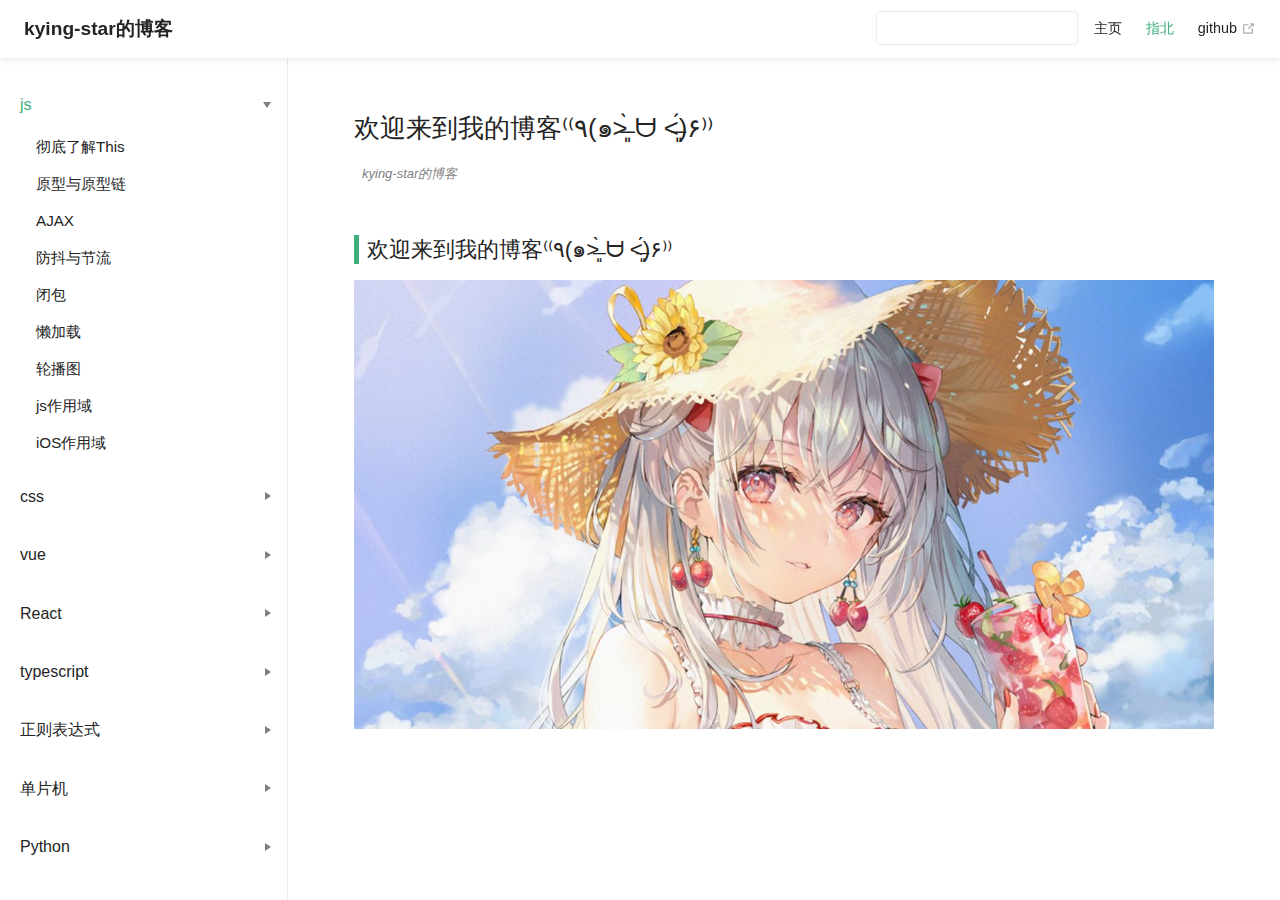
<file: guide/index.html>
<!DOCTYPE html>
<html lang="en-US">
  <head>
    <meta charset="utf-8">
    <meta name="viewport" content="width=device-width,initial-scale=1">
    <title>欢迎来到我的博客⁽⁽٩(๑˃̶͈̀ ᗨ ˂̶͈́)۶⁾⁾ | kying-star的博客</title>
    <meta name="generator" content="VuePress 1.5.3">
    <link rel="shortcut icon" type="image/x-icon" href="./favicon.ico">
    <meta name="description" content="记录学习">
    <link rel="preload" href="/assets/css/0.styles.da21fd89.css" as="style"><link rel="preload" href="/assets/js/app.11c61d4d.js" as="script"><link rel="preload" href="/assets/js/3.6ecd17d4.js" as="script"><link rel="preload" href="/assets/js/1.7245ff43.js" as="script"><link rel="preload" href="/assets/js/22.9d8da800.js" as="script"><link rel="prefetch" href="/assets/js/10.ab5dedbd.js"><link rel="prefetch" href="/assets/js/11.ddcf0da6.js"><link rel="prefetch" href="/assets/js/12.0200d8f9.js"><link rel="prefetch" href="/assets/js/13.b8d98a82.js"><link rel="prefetch" href="/assets/js/14.3b378907.js"><link rel="prefetch" href="/assets/js/15.df0b87dc.js"><link rel="prefetch" href="/assets/js/16.83a9e9e8.js"><link rel="prefetch" href="/assets/js/17.69c5712a.js"><link rel="prefetch" href="/assets/js/18.8ac010ae.js"><link rel="prefetch" href="/assets/js/19.d2a4f416.js"><link rel="prefetch" href="/assets/js/20.27070dc3.js"><link rel="prefetch" href="/assets/js/21.bfb96de4.js"><link rel="prefetch" href="/assets/js/23.86ba936c.js"><link rel="prefetch" href="/assets/js/24.35bd49ca.js"><link rel="prefetch" href="/assets/js/25.7b7147de.js"><link rel="prefetch" href="/assets/js/26.f5223a96.js"><link rel="prefetch" href="/assets/js/27.139c6a01.js"><link rel="prefetch" href="/assets/js/28.c35180fd.js"><link rel="prefetch" href="/assets/js/29.4b5afaba.js"><link rel="prefetch" href="/assets/js/30.dbd46f20.js"><link rel="prefetch" href="/assets/js/31.632e6328.js"><link rel="prefetch" href="/assets/js/32.deaa5b10.js"><link rel="prefetch" href="/assets/js/33.8a50bc3f.js"><link rel="prefetch" href="/assets/js/34.8422118c.js"><link rel="prefetch" href="/assets/js/35.256c4515.js"><link rel="prefetch" href="/assets/js/36.81b2c213.js"><link rel="prefetch" href="/assets/js/37.b5c7cfbb.js"><link rel="prefetch" href="/assets/js/38.750df797.js"><link rel="prefetch" href="/assets/js/39.df0ca61b.js"><link rel="prefetch" href="/assets/js/4.322dd36f.js"><link rel="prefetch" href="/assets/js/40.d30f73c1.js"><link rel="prefetch" href="/assets/js/41.ccb30ab4.js"><link rel="prefetch" href="/assets/js/42.5568dd1f.js"><link rel="prefetch" href="/assets/js/43.d8515549.js"><link rel="prefetch" href="/assets/js/44.c4f7a574.js"><link rel="prefetch" href="/assets/js/45.67980fe2.js"><link rel="prefetch" href="/assets/js/46.e8ec82a8.js"><link rel="prefetch" href="/assets/js/47.9509d1d6.js"><link rel="prefetch" href="/assets/js/48.8f1dbae8.js"><link rel="prefetch" href="/assets/js/49.8a0ab069.js"><link rel="prefetch" href="/assets/js/5.195420d9.js"><link rel="prefetch" href="/assets/js/50.cfca4686.js"><link rel="prefetch" href="/assets/js/51.8f93af0a.js"><link rel="prefetch" href="/assets/js/52.0878f0b6.js"><link rel="prefetch" href="/assets/js/53.9fb290ed.js"><link rel="prefetch" href="/assets/js/54.9ed3e98e.js"><link rel="prefetch" href="/assets/js/55.ac1ff6db.js"><link rel="prefetch" href="/assets/js/56.4f4a560b.js"><link rel="prefetch" href="/assets/js/57.080935e9.js"><link rel="prefetch" href="/assets/js/58.4e707c2a.js"><link rel="prefetch" href="/assets/js/59.aee1b9bf.js"><link rel="prefetch" href="/assets/js/6.6e07b235.js"><link rel="prefetch" href="/assets/js/60.69f07825.js"><link rel="prefetch" href="/assets/js/61.c9aa8a79.js"><link rel="prefetch" href="/assets/js/62.f74cbd51.js"><link rel="prefetch" href="/assets/js/63.170e9f70.js"><link rel="prefetch" href="/assets/js/7.1a67e374.js"><link rel="prefetch" href="/assets/js/8.6a5c192f.js"><link rel="prefetch" href="/assets/js/9.24a4c519.js">
    <link rel="stylesheet" href="/assets/css/0.styles.da21fd89.css">
  </head>
  <body>
    <div id="app" data-server-rendered="true"><div class="theme-container" data-v-2d5f533b><div data-v-2d5f533b><div id="loader-wrapper" class="loading-wrapper" data-v-d48f4d20 data-v-2d5f533b data-v-2d5f533b><div class="loader-main" data-v-d48f4d20><div data-v-d48f4d20></div><div data-v-d48f4d20></div><div data-v-d48f4d20></div><div data-v-d48f4d20></div></div> <!----> <!----></div> <div class="password-shadow password-wrapper-out" style="display:none;" data-v-64685f0e data-v-2d5f533b data-v-2d5f533b><h3 class="title" style="display:none;" data-v-64685f0e data-v-64685f0e>kying-star的博客</h3> <!----> <label id="box" class="inputBox" style="display:none;" data-v-64685f0e data-v-64685f0e><input type="password" value="" data-v-64685f0e> <span data-v-64685f0e>Konck! Knock!</span> <button data-v-64685f0e>OK</button></label> <div class="footer" style="display:none;" data-v-64685f0e data-v-64685f0e><span data-v-64685f0e><i class="iconfont reco-theme" data-v-64685f0e></i> <a target="blank" href="https://vuepress-theme-reco.recoluan.com" data-v-64685f0e>vuePress-theme-reco</a></span> <span data-v-64685f0e><i class="iconfont reco-copyright" data-v-64685f0e></i> <a data-v-64685f0e><span data-v-64685f0e>kying-star的博客</span>
            
          <!---->
          2021
        </a></span></div></div> <div class="hide" data-v-2d5f533b><header class="navbar" data-v-2d5f533b><div class="sidebar-button"><svg xmlns="http://www.w3.org/2000/svg" aria-hidden="true" role="img" viewBox="0 0 448 512" class="icon"><path fill="currentColor" d="M436 124H12c-6.627 0-12-5.373-12-12V80c0-6.627 5.373-12 12-12h424c6.627 0 12 5.373 12 12v32c0 6.627-5.373 12-12 12zm0 160H12c-6.627 0-12-5.373-12-12v-32c0-6.627 5.373-12 12-12h424c6.627 0 12 5.373 12 12v32c0 6.627-5.373 12-12 12zm0 160H12c-6.627 0-12-5.373-12-12v-32c0-6.627 5.373-12 12-12h424c6.627 0 12 5.373 12 12v32c0 6.627-5.373 12-12 12z"></path></svg></div> <a href="/" class="home-link router-link-active"><!----> <span class="site-name">kying-star的博客</span></a> <div class="links"><div class="color-picker"><a class="color-button"><i class="iconfont reco-color"></i></a> <div class="color-picker-menu" style="display:none;"><div class="mode-options"><h4 class="title">Choose mode</h4> <ul class="color-mode-options"><li class="dark">dark</li><li class="auto active">auto</li><li class="light">light</li></ul></div></div></div> <div class="search-box"><i class="iconfont reco-search"></i> <input aria-label="Search" autocomplete="off" spellcheck="false" value=""> <!----></div> <nav class="nav-links can-hide"><div class="nav-item"><a href="/" class="nav-link"><i class="iconfont undefined"></i>
  主页
</a></div><div class="nav-item"><a href="/guide/" aria-current="page" class="nav-link router-link-exact-active router-link-active"><i class="iconfont undefined"></i>
  指北
</a></div><div class="nav-item"><a href="https://github.com/Kying-star" target="_blank" rel="noopener noreferrer" class="nav-link external"><i class="iconfont undefined"></i>
  github
  <svg xmlns="http://www.w3.org/2000/svg" aria-hidden="true" x="0px" y="0px" viewBox="0 0 100 100" width="15" height="15" class="icon outbound"><path fill="currentColor" d="M18.8,85.1h56l0,0c2.2,0,4-1.8,4-4v-32h-8v28h-48v-48h28v-8h-32l0,0c-2.2,0-4,1.8-4,4v56C14.8,83.3,16.6,85.1,18.8,85.1z"></path> <polygon fill="currentColor" points="45.7,48.7 51.3,54.3 77.2,28.5 77.2,37.2 85.2,37.2 85.2,14.9 62.8,14.9 62.8,22.9 71.5,22.9"></polygon></svg></a></div> <!----></nav></div></header> <div class="sidebar-mask" data-v-2d5f533b></div> <aside class="sidebar" data-v-2d5f533b><div class="personal-info-wrapper" data-v-ca798c94 data-v-2d5f533b><!----> <h3 class="name" data-v-ca798c94>
    kying-star的博客
  </h3> <div class="num" data-v-ca798c94><div data-v-ca798c94><h3 data-v-ca798c94>0</h3> <h6 data-v-ca798c94>Article</h6></div> <div data-v-ca798c94><h3 data-v-ca798c94>0</h3> <h6 data-v-ca798c94>Tag</h6></div></div> <hr data-v-ca798c94></div> <nav class="nav-links"><div class="nav-item"><a href="/" class="nav-link"><i class="iconfont undefined"></i>
  主页
</a></div><div class="nav-item"><a href="/guide/" aria-current="page" class="nav-link router-link-exact-active router-link-active"><i class="iconfont undefined"></i>
  指北
</a></div><div class="nav-item"><a href="https://github.com/Kying-star" target="_blank" rel="noopener noreferrer" class="nav-link external"><i class="iconfont undefined"></i>
  github
  <svg xmlns="http://www.w3.org/2000/svg" aria-hidden="true" x="0px" y="0px" viewBox="0 0 100 100" width="15" height="15" class="icon outbound"><path fill="currentColor" d="M18.8,85.1h56l0,0c2.2,0,4-1.8,4-4v-32h-8v28h-48v-48h28v-8h-32l0,0c-2.2,0-4,1.8-4,4v56C14.8,83.3,16.6,85.1,18.8,85.1z"></path> <polygon fill="currentColor" points="45.7,48.7 51.3,54.3 77.2,28.5 77.2,37.2 85.2,37.2 85.2,14.9 62.8,14.9 62.8,22.9 71.5,22.9"></polygon></svg></a></div> <!----></nav> <ul class="sidebar-links"><li><section class="sidebar-group collapsable depth-0"><a href="/js/" class="sidebar-heading clickable open"><span>js</span> <span class="arrow down"></span></a> <ul class="sidebar-links sidebar-group-items"><li><a href="/js/彻底了解This.html" class="sidebar-link">彻底了解This</a></li><li><a href="/js/原型与原型链.html" class="sidebar-link">原型与原型链</a></li><li><a href="/js/AJAX.html" class="sidebar-link">AJAX</a></li><li><a href="/js/防抖与节流.html" class="sidebar-link">防抖与节流</a></li><li><a href="/js/高阶函数.html" class="sidebar-link">闭包</a></li><li><a href="/js/懒加载.html" class="sidebar-link">懒加载</a></li><li><a href="/js/轮播图.html" class="sidebar-link">轮播图</a></li><li><a href="/js/js作用域.html" class="sidebar-link">js作用域</a></li><li><a href="/js/ios作用域.html" class="sidebar-link">iOS作用域</a></li></ul></section></li><li><section class="sidebar-group collapsable depth-0"><a href="/css/" class="sidebar-heading clickable"><span>css</span> <span class="arrow right"></span></a> <!----></section></li><li><section class="sidebar-group collapsable depth-0"><a href="/vue/" class="sidebar-heading clickable"><span>vue</span> <span class="arrow right"></span></a> <!----></section></li><li><section class="sidebar-group collapsable depth-0"><a href="/react/" class="sidebar-heading clickable"><span>React</span> <span class="arrow right"></span></a> <!----></section></li><li><section class="sidebar-group collapsable depth-0"><a href="/typescript/" class="sidebar-heading clickable"><span>typescript</span> <span class="arrow right"></span></a> <!----></section></li><li><section class="sidebar-group collapsable depth-0"><a href="/regex/" class="sidebar-heading clickable"><span>正则表达式</span> <span class="arrow right"></span></a> <!----></section></li><li><section class="sidebar-group collapsable depth-0"><a href="/mpu/" class="sidebar-heading clickable"><span>单片机</span> <span class="arrow right"></span></a> <!----></section></li><li><section class="sidebar-group collapsable depth-0"><a href="/Python/" class="sidebar-heading clickable"><span>Python</span> <span class="arrow right"></span></a> <!----></section></li></ul> </aside> <div class="password-shadow password-wrapper-in" style="display:none;" data-v-64685f0e data-v-2d5f533b><h3 class="title" style="display:none;" data-v-64685f0e data-v-64685f0e></h3> <!----> <label id="box" class="inputBox" style="display:none;" data-v-64685f0e data-v-64685f0e><input type="password" value="" data-v-64685f0e> <span data-v-64685f0e>Konck! Knock!</span> <button data-v-64685f0e>OK</button></label> <div class="footer" style="display:none;" data-v-64685f0e data-v-64685f0e><span data-v-64685f0e><i class="iconfont reco-theme" data-v-64685f0e></i> <a target="blank" href="https://vuepress-theme-reco.recoluan.com" data-v-64685f0e>vuePress-theme-reco</a></span> <span data-v-64685f0e><i class="iconfont reco-copyright" data-v-64685f0e></i> <a data-v-64685f0e><span data-v-64685f0e>kying-star的博客</span>
            
          <!---->
          2021
        </a></span></div></div> <div data-v-2d5f533b><main class="page" style="padding-right:0;"><div class="page-title" style="display:none;"><h1 class="title">欢迎来到我的博客⁽⁽٩(๑˃̶͈̀ ᗨ ˂̶͈́)۶⁾⁾</h1> <div data-v-3b7f5bdf><i class="iconfont reco-account" data-v-3b7f5bdf><span data-v-3b7f5bdf>kying-star的博客</span></i> <!----> <!----> <!----></div></div> <div class="theme-reco-content content__default" style="display:none;"><h2 id="欢迎来到我的博客⁽⁽٩-๑˃̶͈̀-ᗨ-˂̶͈́-۶⁾⁾"><a href="#欢迎来到我的博客⁽⁽٩-๑˃̶͈̀-ᗨ-˂̶͈́-۶⁾⁾" class="header-anchor">#</a> 欢迎来到我的博客⁽⁽٩(๑˃̶͈̀ ᗨ ˂̶͈́)۶⁾⁾</h2> <img src="/img/looker.jpg" alt="mixureSecure"></div> <footer class="page-edit" style="display:none;"><!----> <!----></footer> <!----> <!----> <!----></main> <!----></div></div></div></div><div class="global-ui"><div class="back-to-ceiling" style="right:1rem;bottom:6rem;width:2.5rem;height:2.5rem;border-radius:.25rem;line-height:2.5rem;display:none;" data-v-c6073ba8 data-v-c6073ba8><svg t="1574745035067" viewBox="0 0 1024 1024" version="1.1" xmlns="http://www.w3.org/2000/svg" p-id="5404" class="icon" data-v-c6073ba8><path d="M526.60727968 10.90185116a27.675 27.675 0 0 0-29.21455937 0c-131.36607665 82.28402758-218.69155461 228.01873535-218.69155402 394.07834331a462.20625001 462.20625001 0 0 0 5.36959153 69.94390903c1.00431239 6.55289093-0.34802892 13.13561351-3.76865779 18.80351572-32.63518765 54.11355614-51.75690182 118.55860487-51.7569018 187.94566865a371.06718723 371.06718723 0 0 0 11.50484808 91.98906777c6.53300375 25.50556257 41.68394495 28.14064038 52.69160883 4.22606766 17.37162448-37.73630017 42.14135425-72.50938081 72.80769204-103.21549295 2.18761121 3.04276886 4.15646224 6.24463696 6.40373557 9.22774369a1871.4375 1871.4375 0 0 0 140.04691725 5.34970492 1866.36093723 1866.36093723 0 0 0 140.04691723-5.34970492c2.24727335-2.98310674 4.21612437-6.18497483 6.3937923-9.2178004 30.66633723 30.70611158 55.4360664 65.4791928 72.80769147 103.21549355 11.00766384 23.91457269 46.15860503 21.27949489 52.69160879-4.22606768a371.15156223 371.15156223 0 0 0 11.514792-91.99901164c0-69.36717486-19.13165746-133.82216804-51.75690182-187.92578088-3.42062944-5.66790279-4.76302748-12.26056868-3.76865837-18.80351632a462.20625001 462.20625001 0 0 0 5.36959269-69.943909c-0.00994388-166.08943902-87.32547796-311.81420293-218.6915546-394.09823051zM605.93803103 357.87693858a93.93749974 93.93749974 0 1 1-187.89594924 6.1e-7 93.93749974 93.93749974 0 0 1 187.89594924-6.1e-7z" p-id="5405" data-v-c6073ba8></path><path d="M429.50777625 765.63860547C429.50777625 803.39355007 466.44236686 1000.39046097 512.00932183 1000.39046097c45.56695499 0 82.4922232-197.00623328 82.5015456-234.7518555 0-37.75494459-36.9345906-68.35043303-82.4922232-68.34111062-45.57627738-0.00932239-82.52019037 30.59548842-82.51086798 68.34111062z" p-id="5406" data-v-c6073ba8></path></svg></div></div></div>
    <script src="/assets/js/app.11c61d4d.js" defer></script><script src="/assets/js/3.6ecd17d4.js" defer></script><script src="/assets/js/1.7245ff43.js" defer></script><script src="/assets/js/22.9d8da800.js" defer></script>
  </body>
</html>
</file>
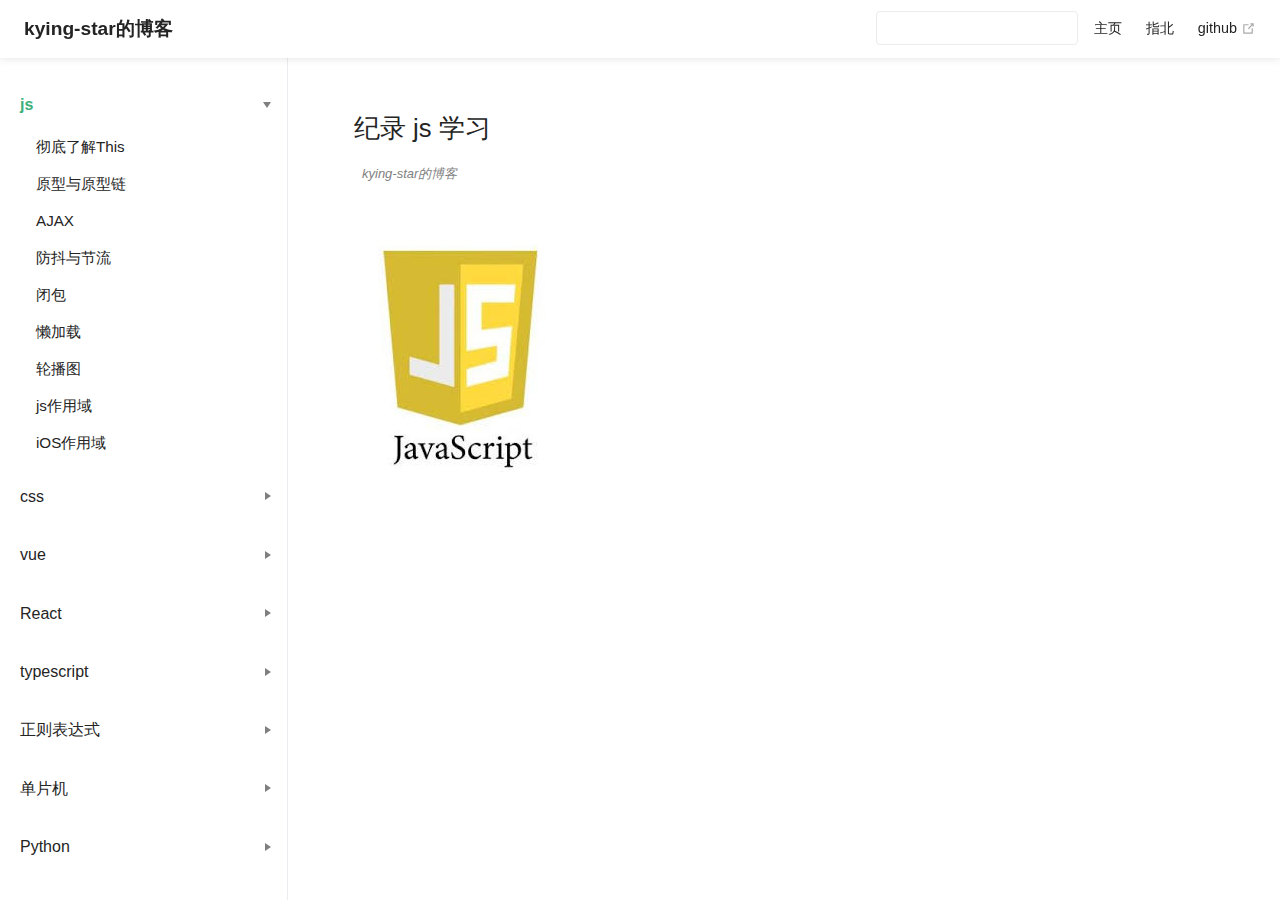
<file: js/index.html>
<!DOCTYPE html>
<html lang="en-US">
  <head>
    <meta charset="utf-8">
    <meta name="viewport" content="width=device-width,initial-scale=1">
    <title>纪录 js 学习 | kying-star的博客</title>
    <meta name="generator" content="VuePress 1.5.3">
    <link rel="shortcut icon" type="image/x-icon" href="./favicon.ico">
    <meta name="description" content="记录学习">
    <link rel="preload" href="/assets/css/0.styles.da21fd89.css" as="style"><link rel="preload" href="/assets/js/app.11c61d4d.js" as="script"><link rel="preload" href="/assets/js/3.6ecd17d4.js" as="script"><link rel="preload" href="/assets/js/1.7245ff43.js" as="script"><link rel="preload" href="/assets/js/26.f5223a96.js" as="script"><link rel="prefetch" href="/assets/js/10.ab5dedbd.js"><link rel="prefetch" href="/assets/js/11.ddcf0da6.js"><link rel="prefetch" href="/assets/js/12.0200d8f9.js"><link rel="prefetch" href="/assets/js/13.b8d98a82.js"><link rel="prefetch" href="/assets/js/14.3b378907.js"><link rel="prefetch" href="/assets/js/15.df0b87dc.js"><link rel="prefetch" href="/assets/js/16.83a9e9e8.js"><link rel="prefetch" href="/assets/js/17.69c5712a.js"><link rel="prefetch" href="/assets/js/18.8ac010ae.js"><link rel="prefetch" href="/assets/js/19.d2a4f416.js"><link rel="prefetch" href="/assets/js/20.27070dc3.js"><link rel="prefetch" href="/assets/js/21.bfb96de4.js"><link rel="prefetch" href="/assets/js/22.9d8da800.js"><link rel="prefetch" href="/assets/js/23.86ba936c.js"><link rel="prefetch" href="/assets/js/24.35bd49ca.js"><link rel="prefetch" href="/assets/js/25.7b7147de.js"><link rel="prefetch" href="/assets/js/27.139c6a01.js"><link rel="prefetch" href="/assets/js/28.c35180fd.js"><link rel="prefetch" href="/assets/js/29.4b5afaba.js"><link rel="prefetch" href="/assets/js/30.dbd46f20.js"><link rel="prefetch" href="/assets/js/31.632e6328.js"><link rel="prefetch" href="/assets/js/32.deaa5b10.js"><link rel="prefetch" href="/assets/js/33.8a50bc3f.js"><link rel="prefetch" href="/assets/js/34.8422118c.js"><link rel="prefetch" href="/assets/js/35.256c4515.js"><link rel="prefetch" href="/assets/js/36.81b2c213.js"><link rel="prefetch" href="/assets/js/37.b5c7cfbb.js"><link rel="prefetch" href="/assets/js/38.750df797.js"><link rel="prefetch" href="/assets/js/39.df0ca61b.js"><link rel="prefetch" href="/assets/js/4.322dd36f.js"><link rel="prefetch" href="/assets/js/40.d30f73c1.js"><link rel="prefetch" href="/assets/js/41.ccb30ab4.js"><link rel="prefetch" href="/assets/js/42.5568dd1f.js"><link rel="prefetch" href="/assets/js/43.d8515549.js"><link rel="prefetch" href="/assets/js/44.c4f7a574.js"><link rel="prefetch" href="/assets/js/45.67980fe2.js"><link rel="prefetch" href="/assets/js/46.e8ec82a8.js"><link rel="prefetch" href="/assets/js/47.9509d1d6.js"><link rel="prefetch" href="/assets/js/48.8f1dbae8.js"><link rel="prefetch" href="/assets/js/49.8a0ab069.js"><link rel="prefetch" href="/assets/js/5.195420d9.js"><link rel="prefetch" href="/assets/js/50.cfca4686.js"><link rel="prefetch" href="/assets/js/51.8f93af0a.js"><link rel="prefetch" href="/assets/js/52.0878f0b6.js"><link rel="prefetch" href="/assets/js/53.9fb290ed.js"><link rel="prefetch" href="/assets/js/54.9ed3e98e.js"><link rel="prefetch" href="/assets/js/55.ac1ff6db.js"><link rel="prefetch" href="/assets/js/56.4f4a560b.js"><link rel="prefetch" href="/assets/js/57.080935e9.js"><link rel="prefetch" href="/assets/js/58.4e707c2a.js"><link rel="prefetch" href="/assets/js/59.aee1b9bf.js"><link rel="prefetch" href="/assets/js/6.6e07b235.js"><link rel="prefetch" href="/assets/js/60.69f07825.js"><link rel="prefetch" href="/assets/js/61.c9aa8a79.js"><link rel="prefetch" href="/assets/js/62.f74cbd51.js"><link rel="prefetch" href="/assets/js/63.170e9f70.js"><link rel="prefetch" href="/assets/js/7.1a67e374.js"><link rel="prefetch" href="/assets/js/8.6a5c192f.js"><link rel="prefetch" href="/assets/js/9.24a4c519.js">
    <link rel="stylesheet" href="/assets/css/0.styles.da21fd89.css">
  </head>
  <body>
    <div id="app" data-server-rendered="true"><div class="theme-container" data-v-2d5f533b><div data-v-2d5f533b><div id="loader-wrapper" class="loading-wrapper" data-v-d48f4d20 data-v-2d5f533b data-v-2d5f533b><div class="loader-main" data-v-d48f4d20><div data-v-d48f4d20></div><div data-v-d48f4d20></div><div data-v-d48f4d20></div><div data-v-d48f4d20></div></div> <!----> <!----></div> <div class="password-shadow password-wrapper-out" style="display:none;" data-v-64685f0e data-v-2d5f533b data-v-2d5f533b><h3 class="title" style="display:none;" data-v-64685f0e data-v-64685f0e>kying-star的博客</h3> <!----> <label id="box" class="inputBox" style="display:none;" data-v-64685f0e data-v-64685f0e><input type="password" value="" data-v-64685f0e> <span data-v-64685f0e>Konck! Knock!</span> <button data-v-64685f0e>OK</button></label> <div class="footer" style="display:none;" data-v-64685f0e data-v-64685f0e><span data-v-64685f0e><i class="iconfont reco-theme" data-v-64685f0e></i> <a target="blank" href="https://vuepress-theme-reco.recoluan.com" data-v-64685f0e>vuePress-theme-reco</a></span> <span data-v-64685f0e><i class="iconfont reco-copyright" data-v-64685f0e></i> <a data-v-64685f0e><span data-v-64685f0e>kying-star的博客</span>
            
          <!---->
          2021
        </a></span></div></div> <div class="hide" data-v-2d5f533b><header class="navbar" data-v-2d5f533b><div class="sidebar-button"><svg xmlns="http://www.w3.org/2000/svg" aria-hidden="true" role="img" viewBox="0 0 448 512" class="icon"><path fill="currentColor" d="M436 124H12c-6.627 0-12-5.373-12-12V80c0-6.627 5.373-12 12-12h424c6.627 0 12 5.373 12 12v32c0 6.627-5.373 12-12 12zm0 160H12c-6.627 0-12-5.373-12-12v-32c0-6.627 5.373-12 12-12h424c6.627 0 12 5.373 12 12v32c0 6.627-5.373 12-12 12zm0 160H12c-6.627 0-12-5.373-12-12v-32c0-6.627 5.373-12 12-12h424c6.627 0 12 5.373 12 12v32c0 6.627-5.373 12-12 12z"></path></svg></div> <a href="/" class="home-link router-link-active"><!----> <span class="site-name">kying-star的博客</span></a> <div class="links"><div class="color-picker"><a class="color-button"><i class="iconfont reco-color"></i></a> <div class="color-picker-menu" style="display:none;"><div class="mode-options"><h4 class="title">Choose mode</h4> <ul class="color-mode-options"><li class="dark">dark</li><li class="auto active">auto</li><li class="light">light</li></ul></div></div></div> <div class="search-box"><i class="iconfont reco-search"></i> <input aria-label="Search" autocomplete="off" spellcheck="false" value=""> <!----></div> <nav class="nav-links can-hide"><div class="nav-item"><a href="/" class="nav-link"><i class="iconfont undefined"></i>
  主页
</a></div><div class="nav-item"><a href="/guide/" class="nav-link"><i class="iconfont undefined"></i>
  指北
</a></div><div class="nav-item"><a href="https://github.com/Kying-star" target="_blank" rel="noopener noreferrer" class="nav-link external"><i class="iconfont undefined"></i>
  github
  <svg xmlns="http://www.w3.org/2000/svg" aria-hidden="true" x="0px" y="0px" viewBox="0 0 100 100" width="15" height="15" class="icon outbound"><path fill="currentColor" d="M18.8,85.1h56l0,0c2.2,0,4-1.8,4-4v-32h-8v28h-48v-48h28v-8h-32l0,0c-2.2,0-4,1.8-4,4v56C14.8,83.3,16.6,85.1,18.8,85.1z"></path> <polygon fill="currentColor" points="45.7,48.7 51.3,54.3 77.2,28.5 77.2,37.2 85.2,37.2 85.2,14.9 62.8,14.9 62.8,22.9 71.5,22.9"></polygon></svg></a></div> <!----></nav></div></header> <div class="sidebar-mask" data-v-2d5f533b></div> <aside class="sidebar" data-v-2d5f533b><div class="personal-info-wrapper" data-v-ca798c94 data-v-2d5f533b><!----> <h3 class="name" data-v-ca798c94>
    kying-star的博客
  </h3> <div class="num" data-v-ca798c94><div data-v-ca798c94><h3 data-v-ca798c94>0</h3> <h6 data-v-ca798c94>Article</h6></div> <div data-v-ca798c94><h3 data-v-ca798c94>0</h3> <h6 data-v-ca798c94>Tag</h6></div></div> <hr data-v-ca798c94></div> <nav class="nav-links"><div class="nav-item"><a href="/" class="nav-link"><i class="iconfont undefined"></i>
  主页
</a></div><div class="nav-item"><a href="/guide/" class="nav-link"><i class="iconfont undefined"></i>
  指北
</a></div><div class="nav-item"><a href="https://github.com/Kying-star" target="_blank" rel="noopener noreferrer" class="nav-link external"><i class="iconfont undefined"></i>
  github
  <svg xmlns="http://www.w3.org/2000/svg" aria-hidden="true" x="0px" y="0px" viewBox="0 0 100 100" width="15" height="15" class="icon outbound"><path fill="currentColor" d="M18.8,85.1h56l0,0c2.2,0,4-1.8,4-4v-32h-8v28h-48v-48h28v-8h-32l0,0c-2.2,0-4,1.8-4,4v56C14.8,83.3,16.6,85.1,18.8,85.1z"></path> <polygon fill="currentColor" points="45.7,48.7 51.3,54.3 77.2,28.5 77.2,37.2 85.2,37.2 85.2,14.9 62.8,14.9 62.8,22.9 71.5,22.9"></polygon></svg></a></div> <!----></nav> <ul class="sidebar-links"><li><section class="sidebar-group collapsable depth-0"><a href="/js/" aria-current="page" class="sidebar-heading clickable router-link-exact-active router-link-active open active"><span>js</span> <span class="arrow down"></span></a> <ul class="sidebar-links sidebar-group-items"><li><a href="/js/彻底了解This.html" class="sidebar-link">彻底了解This</a></li><li><a href="/js/原型与原型链.html" class="sidebar-link">原型与原型链</a></li><li><a href="/js/AJAX.html" class="sidebar-link">AJAX</a></li><li><a href="/js/防抖与节流.html" class="sidebar-link">防抖与节流</a></li><li><a href="/js/高阶函数.html" class="sidebar-link">闭包</a></li><li><a href="/js/懒加载.html" class="sidebar-link">懒加载</a></li><li><a href="/js/轮播图.html" class="sidebar-link">轮播图</a></li><li><a href="/js/js作用域.html" class="sidebar-link">js作用域</a></li><li><a href="/js/ios作用域.html" class="sidebar-link">iOS作用域</a></li></ul></section></li><li><section class="sidebar-group collapsable depth-0"><a href="/css/" class="sidebar-heading clickable"><span>css</span> <span class="arrow right"></span></a> <!----></section></li><li><section class="sidebar-group collapsable depth-0"><a href="/vue/" class="sidebar-heading clickable"><span>vue</span> <span class="arrow right"></span></a> <!----></section></li><li><section class="sidebar-group collapsable depth-0"><a href="/react/" class="sidebar-heading clickable"><span>React</span> <span class="arrow right"></span></a> <!----></section></li><li><section class="sidebar-group collapsable depth-0"><a href="/typescript/" class="sidebar-heading clickable"><span>typescript</span> <span class="arrow right"></span></a> <!----></section></li><li><section class="sidebar-group collapsable depth-0"><a href="/regex/" class="sidebar-heading clickable"><span>正则表达式</span> <span class="arrow right"></span></a> <!----></section></li><li><section class="sidebar-group collapsable depth-0"><a href="/mpu/" class="sidebar-heading clickable"><span>单片机</span> <span class="arrow right"></span></a> <!----></section></li><li><section class="sidebar-group collapsable depth-0"><a href="/Python/" class="sidebar-heading clickable"><span>Python</span> <span class="arrow right"></span></a> <!----></section></li></ul> </aside> <div class="password-shadow password-wrapper-in" style="display:none;" data-v-64685f0e data-v-2d5f533b><h3 class="title" style="display:none;" data-v-64685f0e data-v-64685f0e></h3> <!----> <label id="box" class="inputBox" style="display:none;" data-v-64685f0e data-v-64685f0e><input type="password" value="" data-v-64685f0e> <span data-v-64685f0e>Konck! Knock!</span> <button data-v-64685f0e>OK</button></label> <div class="footer" style="display:none;" data-v-64685f0e data-v-64685f0e><span data-v-64685f0e><i class="iconfont reco-theme" data-v-64685f0e></i> <a target="blank" href="https://vuepress-theme-reco.recoluan.com" data-v-64685f0e>vuePress-theme-reco</a></span> <span data-v-64685f0e><i class="iconfont reco-copyright" data-v-64685f0e></i> <a data-v-64685f0e><span data-v-64685f0e>kying-star的博客</span>
            
          <!---->
          2021
        </a></span></div></div> <div data-v-2d5f533b><main class="page" style="padding-right:0;"><div class="page-title" style="display:none;"><h1 class="title">纪录 js 学习</h1> <div data-v-3b7f5bdf><i class="iconfont reco-account" data-v-3b7f5bdf><span data-v-3b7f5bdf>kying-star的博客</span></i> <!----> <!----> <!----></div></div> <div class="theme-reco-content content__default" style="display:none;"><h1 id="纪录-js-学习"><a href="#纪录-js-学习" class="header-anchor">#</a> 纪录 js 学习</h1> <img src="/img/js.png" alt="mixureSecure"></div> <footer class="page-edit" style="display:none;"><!----> <!----></footer> <!----> <!----> <!----></main> <!----></div></div></div></div><div class="global-ui"><div class="back-to-ceiling" style="right:1rem;bottom:6rem;width:2.5rem;height:2.5rem;border-radius:.25rem;line-height:2.5rem;display:none;" data-v-c6073ba8 data-v-c6073ba8><svg t="1574745035067" viewBox="0 0 1024 1024" version="1.1" xmlns="http://www.w3.org/2000/svg" p-id="5404" class="icon" data-v-c6073ba8><path d="M526.60727968 10.90185116a27.675 27.675 0 0 0-29.21455937 0c-131.36607665 82.28402758-218.69155461 228.01873535-218.69155402 394.07834331a462.20625001 462.20625001 0 0 0 5.36959153 69.94390903c1.00431239 6.55289093-0.34802892 13.13561351-3.76865779 18.80351572-32.63518765 54.11355614-51.75690182 118.55860487-51.7569018 187.94566865a371.06718723 371.06718723 0 0 0 11.50484808 91.98906777c6.53300375 25.50556257 41.68394495 28.14064038 52.69160883 4.22606766 17.37162448-37.73630017 42.14135425-72.50938081 72.80769204-103.21549295 2.18761121 3.04276886 4.15646224 6.24463696 6.40373557 9.22774369a1871.4375 1871.4375 0 0 0 140.04691725 5.34970492 1866.36093723 1866.36093723 0 0 0 140.04691723-5.34970492c2.24727335-2.98310674 4.21612437-6.18497483 6.3937923-9.2178004 30.66633723 30.70611158 55.4360664 65.4791928 72.80769147 103.21549355 11.00766384 23.91457269 46.15860503 21.27949489 52.69160879-4.22606768a371.15156223 371.15156223 0 0 0 11.514792-91.99901164c0-69.36717486-19.13165746-133.82216804-51.75690182-187.92578088-3.42062944-5.66790279-4.76302748-12.26056868-3.76865837-18.80351632a462.20625001 462.20625001 0 0 0 5.36959269-69.943909c-0.00994388-166.08943902-87.32547796-311.81420293-218.6915546-394.09823051zM605.93803103 357.87693858a93.93749974 93.93749974 0 1 1-187.89594924 6.1e-7 93.93749974 93.93749974 0 0 1 187.89594924-6.1e-7z" p-id="5405" data-v-c6073ba8></path><path d="M429.50777625 765.63860547C429.50777625 803.39355007 466.44236686 1000.39046097 512.00932183 1000.39046097c45.56695499 0 82.4922232-197.00623328 82.5015456-234.7518555 0-37.75494459-36.9345906-68.35043303-82.4922232-68.34111062-45.57627738-0.00932239-82.52019037 30.59548842-82.51086798 68.34111062z" p-id="5406" data-v-c6073ba8></path></svg></div></div></div>
    <script src="/assets/js/app.11c61d4d.js" defer></script><script src="/assets/js/3.6ecd17d4.js" defer></script><script src="/assets/js/1.7245ff43.js" defer></script><script src="/assets/js/26.f5223a96.js" defer></script>
  </body>
</html>
</file>
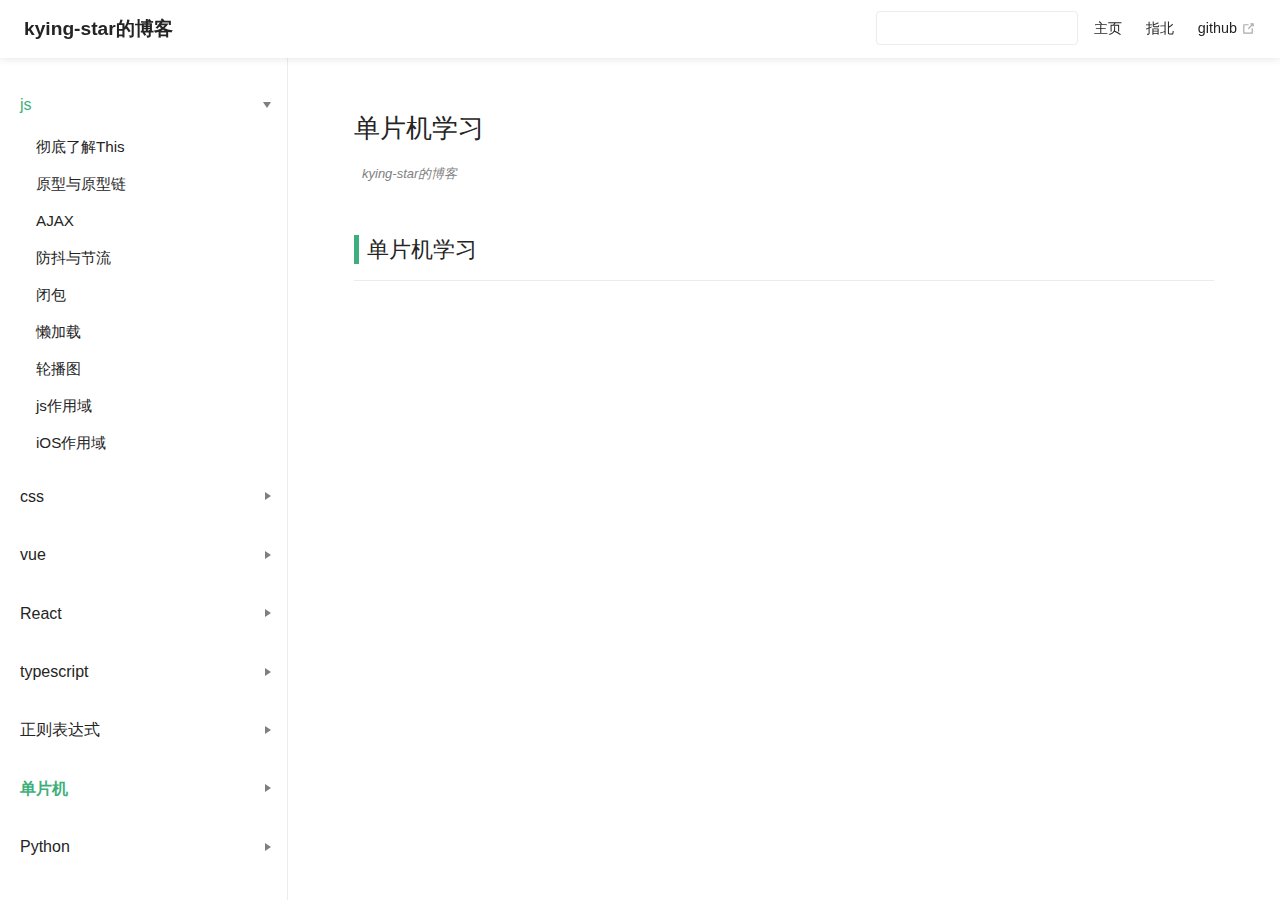
<file: mpu/index.html>
<!DOCTYPE html>
<html lang="en-US">
  <head>
    <meta charset="utf-8">
    <meta name="viewport" content="width=device-width,initial-scale=1">
    <title>单片机学习 | kying-star的博客</title>
    <meta name="generator" content="VuePress 1.5.3">
    <link rel="shortcut icon" type="image/x-icon" href="./favicon.ico">
    <meta name="description" content="记录学习">
    <link rel="preload" href="/assets/css/0.styles.da21fd89.css" as="style"><link rel="preload" href="/assets/js/app.11c61d4d.js" as="script"><link rel="preload" href="/assets/js/3.6ecd17d4.js" as="script"><link rel="preload" href="/assets/js/1.7245ff43.js" as="script"><link rel="preload" href="/assets/js/36.81b2c213.js" as="script"><link rel="prefetch" href="/assets/js/10.ab5dedbd.js"><link rel="prefetch" href="/assets/js/11.ddcf0da6.js"><link rel="prefetch" href="/assets/js/12.0200d8f9.js"><link rel="prefetch" href="/assets/js/13.b8d98a82.js"><link rel="prefetch" href="/assets/js/14.3b378907.js"><link rel="prefetch" href="/assets/js/15.df0b87dc.js"><link rel="prefetch" href="/assets/js/16.83a9e9e8.js"><link rel="prefetch" href="/assets/js/17.69c5712a.js"><link rel="prefetch" href="/assets/js/18.8ac010ae.js"><link rel="prefetch" href="/assets/js/19.d2a4f416.js"><link rel="prefetch" href="/assets/js/20.27070dc3.js"><link rel="prefetch" href="/assets/js/21.bfb96de4.js"><link rel="prefetch" href="/assets/js/22.9d8da800.js"><link rel="prefetch" href="/assets/js/23.86ba936c.js"><link rel="prefetch" href="/assets/js/24.35bd49ca.js"><link rel="prefetch" href="/assets/js/25.7b7147de.js"><link rel="prefetch" href="/assets/js/26.f5223a96.js"><link rel="prefetch" href="/assets/js/27.139c6a01.js"><link rel="prefetch" href="/assets/js/28.c35180fd.js"><link rel="prefetch" href="/assets/js/29.4b5afaba.js"><link rel="prefetch" href="/assets/js/30.dbd46f20.js"><link rel="prefetch" href="/assets/js/31.632e6328.js"><link rel="prefetch" href="/assets/js/32.deaa5b10.js"><link rel="prefetch" href="/assets/js/33.8a50bc3f.js"><link rel="prefetch" href="/assets/js/34.8422118c.js"><link rel="prefetch" href="/assets/js/35.256c4515.js"><link rel="prefetch" href="/assets/js/37.b5c7cfbb.js"><link rel="prefetch" href="/assets/js/38.750df797.js"><link rel="prefetch" href="/assets/js/39.df0ca61b.js"><link rel="prefetch" href="/assets/js/4.322dd36f.js"><link rel="prefetch" href="/assets/js/40.d30f73c1.js"><link rel="prefetch" href="/assets/js/41.ccb30ab4.js"><link rel="prefetch" href="/assets/js/42.5568dd1f.js"><link rel="prefetch" href="/assets/js/43.d8515549.js"><link rel="prefetch" href="/assets/js/44.c4f7a574.js"><link rel="prefetch" href="/assets/js/45.67980fe2.js"><link rel="prefetch" href="/assets/js/46.e8ec82a8.js"><link rel="prefetch" href="/assets/js/47.9509d1d6.js"><link rel="prefetch" href="/assets/js/48.8f1dbae8.js"><link rel="prefetch" href="/assets/js/49.8a0ab069.js"><link rel="prefetch" href="/assets/js/5.195420d9.js"><link rel="prefetch" href="/assets/js/50.cfca4686.js"><link rel="prefetch" href="/assets/js/51.8f93af0a.js"><link rel="prefetch" href="/assets/js/52.0878f0b6.js"><link rel="prefetch" href="/assets/js/53.9fb290ed.js"><link rel="prefetch" href="/assets/js/54.9ed3e98e.js"><link rel="prefetch" href="/assets/js/55.ac1ff6db.js"><link rel="prefetch" href="/assets/js/56.4f4a560b.js"><link rel="prefetch" href="/assets/js/57.080935e9.js"><link rel="prefetch" href="/assets/js/58.4e707c2a.js"><link rel="prefetch" href="/assets/js/59.aee1b9bf.js"><link rel="prefetch" href="/assets/js/6.6e07b235.js"><link rel="prefetch" href="/assets/js/60.69f07825.js"><link rel="prefetch" href="/assets/js/61.c9aa8a79.js"><link rel="prefetch" href="/assets/js/62.f74cbd51.js"><link rel="prefetch" href="/assets/js/63.170e9f70.js"><link rel="prefetch" href="/assets/js/7.1a67e374.js"><link rel="prefetch" href="/assets/js/8.6a5c192f.js"><link rel="prefetch" href="/assets/js/9.24a4c519.js">
    <link rel="stylesheet" href="/assets/css/0.styles.da21fd89.css">
  </head>
  <body>
    <div id="app" data-server-rendered="true"><div class="theme-container" data-v-2d5f533b><div data-v-2d5f533b><div id="loader-wrapper" class="loading-wrapper" data-v-d48f4d20 data-v-2d5f533b data-v-2d5f533b><div class="loader-main" data-v-d48f4d20><div data-v-d48f4d20></div><div data-v-d48f4d20></div><div data-v-d48f4d20></div><div data-v-d48f4d20></div></div> <!----> <!----></div> <div class="password-shadow password-wrapper-out" style="display:none;" data-v-64685f0e data-v-2d5f533b data-v-2d5f533b><h3 class="title" style="display:none;" data-v-64685f0e data-v-64685f0e>kying-star的博客</h3> <!----> <label id="box" class="inputBox" style="display:none;" data-v-64685f0e data-v-64685f0e><input type="password" value="" data-v-64685f0e> <span data-v-64685f0e>Konck! Knock!</span> <button data-v-64685f0e>OK</button></label> <div class="footer" style="display:none;" data-v-64685f0e data-v-64685f0e><span data-v-64685f0e><i class="iconfont reco-theme" data-v-64685f0e></i> <a target="blank" href="https://vuepress-theme-reco.recoluan.com" data-v-64685f0e>vuePress-theme-reco</a></span> <span data-v-64685f0e><i class="iconfont reco-copyright" data-v-64685f0e></i> <a data-v-64685f0e><span data-v-64685f0e>kying-star的博客</span>
            
          <!---->
          2021
        </a></span></div></div> <div class="hide" data-v-2d5f533b><header class="navbar" data-v-2d5f533b><div class="sidebar-button"><svg xmlns="http://www.w3.org/2000/svg" aria-hidden="true" role="img" viewBox="0 0 448 512" class="icon"><path fill="currentColor" d="M436 124H12c-6.627 0-12-5.373-12-12V80c0-6.627 5.373-12 12-12h424c6.627 0 12 5.373 12 12v32c0 6.627-5.373 12-12 12zm0 160H12c-6.627 0-12-5.373-12-12v-32c0-6.627 5.373-12 12-12h424c6.627 0 12 5.373 12 12v32c0 6.627-5.373 12-12 12zm0 160H12c-6.627 0-12-5.373-12-12v-32c0-6.627 5.373-12 12-12h424c6.627 0 12 5.373 12 12v32c0 6.627-5.373 12-12 12z"></path></svg></div> <a href="/" class="home-link router-link-active"><!----> <span class="site-name">kying-star的博客</span></a> <div class="links"><div class="color-picker"><a class="color-button"><i class="iconfont reco-color"></i></a> <div class="color-picker-menu" style="display:none;"><div class="mode-options"><h4 class="title">Choose mode</h4> <ul class="color-mode-options"><li class="dark">dark</li><li class="auto active">auto</li><li class="light">light</li></ul></div></div></div> <div class="search-box"><i class="iconfont reco-search"></i> <input aria-label="Search" autocomplete="off" spellcheck="false" value=""> <!----></div> <nav class="nav-links can-hide"><div class="nav-item"><a href="/" class="nav-link"><i class="iconfont undefined"></i>
  主页
</a></div><div class="nav-item"><a href="/guide/" class="nav-link"><i class="iconfont undefined"></i>
  指北
</a></div><div class="nav-item"><a href="https://github.com/Kying-star" target="_blank" rel="noopener noreferrer" class="nav-link external"><i class="iconfont undefined"></i>
  github
  <svg xmlns="http://www.w3.org/2000/svg" aria-hidden="true" x="0px" y="0px" viewBox="0 0 100 100" width="15" height="15" class="icon outbound"><path fill="currentColor" d="M18.8,85.1h56l0,0c2.2,0,4-1.8,4-4v-32h-8v28h-48v-48h28v-8h-32l0,0c-2.2,0-4,1.8-4,4v56C14.8,83.3,16.6,85.1,18.8,85.1z"></path> <polygon fill="currentColor" points="45.7,48.7 51.3,54.3 77.2,28.5 77.2,37.2 85.2,37.2 85.2,14.9 62.8,14.9 62.8,22.9 71.5,22.9"></polygon></svg></a></div> <!----></nav></div></header> <div class="sidebar-mask" data-v-2d5f533b></div> <aside class="sidebar" data-v-2d5f533b><div class="personal-info-wrapper" data-v-ca798c94 data-v-2d5f533b><!----> <h3 class="name" data-v-ca798c94>
    kying-star的博客
  </h3> <div class="num" data-v-ca798c94><div data-v-ca798c94><h3 data-v-ca798c94>0</h3> <h6 data-v-ca798c94>Article</h6></div> <div data-v-ca798c94><h3 data-v-ca798c94>0</h3> <h6 data-v-ca798c94>Tag</h6></div></div> <hr data-v-ca798c94></div> <nav class="nav-links"><div class="nav-item"><a href="/" class="nav-link"><i class="iconfont undefined"></i>
  主页
</a></div><div class="nav-item"><a href="/guide/" class="nav-link"><i class="iconfont undefined"></i>
  指北
</a></div><div class="nav-item"><a href="https://github.com/Kying-star" target="_blank" rel="noopener noreferrer" class="nav-link external"><i class="iconfont undefined"></i>
  github
  <svg xmlns="http://www.w3.org/2000/svg" aria-hidden="true" x="0px" y="0px" viewBox="0 0 100 100" width="15" height="15" class="icon outbound"><path fill="currentColor" d="M18.8,85.1h56l0,0c2.2,0,4-1.8,4-4v-32h-8v28h-48v-48h28v-8h-32l0,0c-2.2,0-4,1.8-4,4v56C14.8,83.3,16.6,85.1,18.8,85.1z"></path> <polygon fill="currentColor" points="45.7,48.7 51.3,54.3 77.2,28.5 77.2,37.2 85.2,37.2 85.2,14.9 62.8,14.9 62.8,22.9 71.5,22.9"></polygon></svg></a></div> <!----></nav> <ul class="sidebar-links"><li><section class="sidebar-group collapsable depth-0"><a href="/js/" class="sidebar-heading clickable open"><span>js</span> <span class="arrow down"></span></a> <ul class="sidebar-links sidebar-group-items"><li><a href="/js/彻底了解This.html" class="sidebar-link">彻底了解This</a></li><li><a href="/js/原型与原型链.html" class="sidebar-link">原型与原型链</a></li><li><a href="/js/AJAX.html" class="sidebar-link">AJAX</a></li><li><a href="/js/防抖与节流.html" class="sidebar-link">防抖与节流</a></li><li><a href="/js/高阶函数.html" class="sidebar-link">闭包</a></li><li><a href="/js/懒加载.html" class="sidebar-link">懒加载</a></li><li><a href="/js/轮播图.html" class="sidebar-link">轮播图</a></li><li><a href="/js/js作用域.html" class="sidebar-link">js作用域</a></li><li><a href="/js/ios作用域.html" class="sidebar-link">iOS作用域</a></li></ul></section></li><li><section class="sidebar-group collapsable depth-0"><a href="/css/" class="sidebar-heading clickable"><span>css</span> <span class="arrow right"></span></a> <!----></section></li><li><section class="sidebar-group collapsable depth-0"><a href="/vue/" class="sidebar-heading clickable"><span>vue</span> <span class="arrow right"></span></a> <!----></section></li><li><section class="sidebar-group collapsable depth-0"><a href="/react/" class="sidebar-heading clickable"><span>React</span> <span class="arrow right"></span></a> <!----></section></li><li><section class="sidebar-group collapsable depth-0"><a href="/typescript/" class="sidebar-heading clickable"><span>typescript</span> <span class="arrow right"></span></a> <!----></section></li><li><section class="sidebar-group collapsable depth-0"><a href="/regex/" class="sidebar-heading clickable"><span>正则表达式</span> <span class="arrow right"></span></a> <!----></section></li><li><section class="sidebar-group collapsable depth-0"><a href="/mpu/" aria-current="page" class="sidebar-heading clickable router-link-exact-active router-link-active active"><span>单片机</span> <span class="arrow right"></span></a> <!----></section></li><li><section class="sidebar-group collapsable depth-0"><a href="/Python/" class="sidebar-heading clickable"><span>Python</span> <span class="arrow right"></span></a> <!----></section></li></ul> </aside> <div class="password-shadow password-wrapper-in" style="display:none;" data-v-64685f0e data-v-2d5f533b><h3 class="title" style="display:none;" data-v-64685f0e data-v-64685f0e></h3> <!----> <label id="box" class="inputBox" style="display:none;" data-v-64685f0e data-v-64685f0e><input type="password" value="" data-v-64685f0e> <span data-v-64685f0e>Konck! Knock!</span> <button data-v-64685f0e>OK</button></label> <div class="footer" style="display:none;" data-v-64685f0e data-v-64685f0e><span data-v-64685f0e><i class="iconfont reco-theme" data-v-64685f0e></i> <a target="blank" href="https://vuepress-theme-reco.recoluan.com" data-v-64685f0e>vuePress-theme-reco</a></span> <span data-v-64685f0e><i class="iconfont reco-copyright" data-v-64685f0e></i> <a data-v-64685f0e><span data-v-64685f0e>kying-star的博客</span>
            
          <!---->
          2021
        </a></span></div></div> <div data-v-2d5f533b><main class="page" style="padding-right:0;"><div class="page-title" style="display:none;"><h1 class="title">单片机学习</h1> <div data-v-3b7f5bdf><i class="iconfont reco-account" data-v-3b7f5bdf><span data-v-3b7f5bdf>kying-star的博客</span></i> <!----> <!----> <!----></div></div> <div class="theme-reco-content content__default" style="display:none;"><h2 id="单片机学习"><a href="#单片机学习" class="header-anchor">#</a> 单片机学习</h2> <hr></div> <footer class="page-edit" style="display:none;"><!----> <!----></footer> <!----> <!----> <!----></main> <!----></div></div></div></div><div class="global-ui"><div class="back-to-ceiling" style="right:1rem;bottom:6rem;width:2.5rem;height:2.5rem;border-radius:.25rem;line-height:2.5rem;display:none;" data-v-c6073ba8 data-v-c6073ba8><svg t="1574745035067" viewBox="0 0 1024 1024" version="1.1" xmlns="http://www.w3.org/2000/svg" p-id="5404" class="icon" data-v-c6073ba8><path d="M526.60727968 10.90185116a27.675 27.675 0 0 0-29.21455937 0c-131.36607665 82.28402758-218.69155461 228.01873535-218.69155402 394.07834331a462.20625001 462.20625001 0 0 0 5.36959153 69.94390903c1.00431239 6.55289093-0.34802892 13.13561351-3.76865779 18.80351572-32.63518765 54.11355614-51.75690182 118.55860487-51.7569018 187.94566865a371.06718723 371.06718723 0 0 0 11.50484808 91.98906777c6.53300375 25.50556257 41.68394495 28.14064038 52.69160883 4.22606766 17.37162448-37.73630017 42.14135425-72.50938081 72.80769204-103.21549295 2.18761121 3.04276886 4.15646224 6.24463696 6.40373557 9.22774369a1871.4375 1871.4375 0 0 0 140.04691725 5.34970492 1866.36093723 1866.36093723 0 0 0 140.04691723-5.34970492c2.24727335-2.98310674 4.21612437-6.18497483 6.3937923-9.2178004 30.66633723 30.70611158 55.4360664 65.4791928 72.80769147 103.21549355 11.00766384 23.91457269 46.15860503 21.27949489 52.69160879-4.22606768a371.15156223 371.15156223 0 0 0 11.514792-91.99901164c0-69.36717486-19.13165746-133.82216804-51.75690182-187.92578088-3.42062944-5.66790279-4.76302748-12.26056868-3.76865837-18.80351632a462.20625001 462.20625001 0 0 0 5.36959269-69.943909c-0.00994388-166.08943902-87.32547796-311.81420293-218.6915546-394.09823051zM605.93803103 357.87693858a93.93749974 93.93749974 0 1 1-187.89594924 6.1e-7 93.93749974 93.93749974 0 0 1 187.89594924-6.1e-7z" p-id="5405" data-v-c6073ba8></path><path d="M429.50777625 765.63860547C429.50777625 803.39355007 466.44236686 1000.39046097 512.00932183 1000.39046097c45.56695499 0 82.4922232-197.00623328 82.5015456-234.7518555 0-37.75494459-36.9345906-68.35043303-82.4922232-68.34111062-45.57627738-0.00932239-82.52019037 30.59548842-82.51086798 68.34111062z" p-id="5406" data-v-c6073ba8></path></svg></div></div></div>
    <script src="/assets/js/app.11c61d4d.js" defer></script><script src="/assets/js/3.6ecd17d4.js" defer></script><script src="/assets/js/1.7245ff43.js" defer></script><script src="/assets/js/36.81b2c213.js" defer></script>
  </body>
</html>
</file>
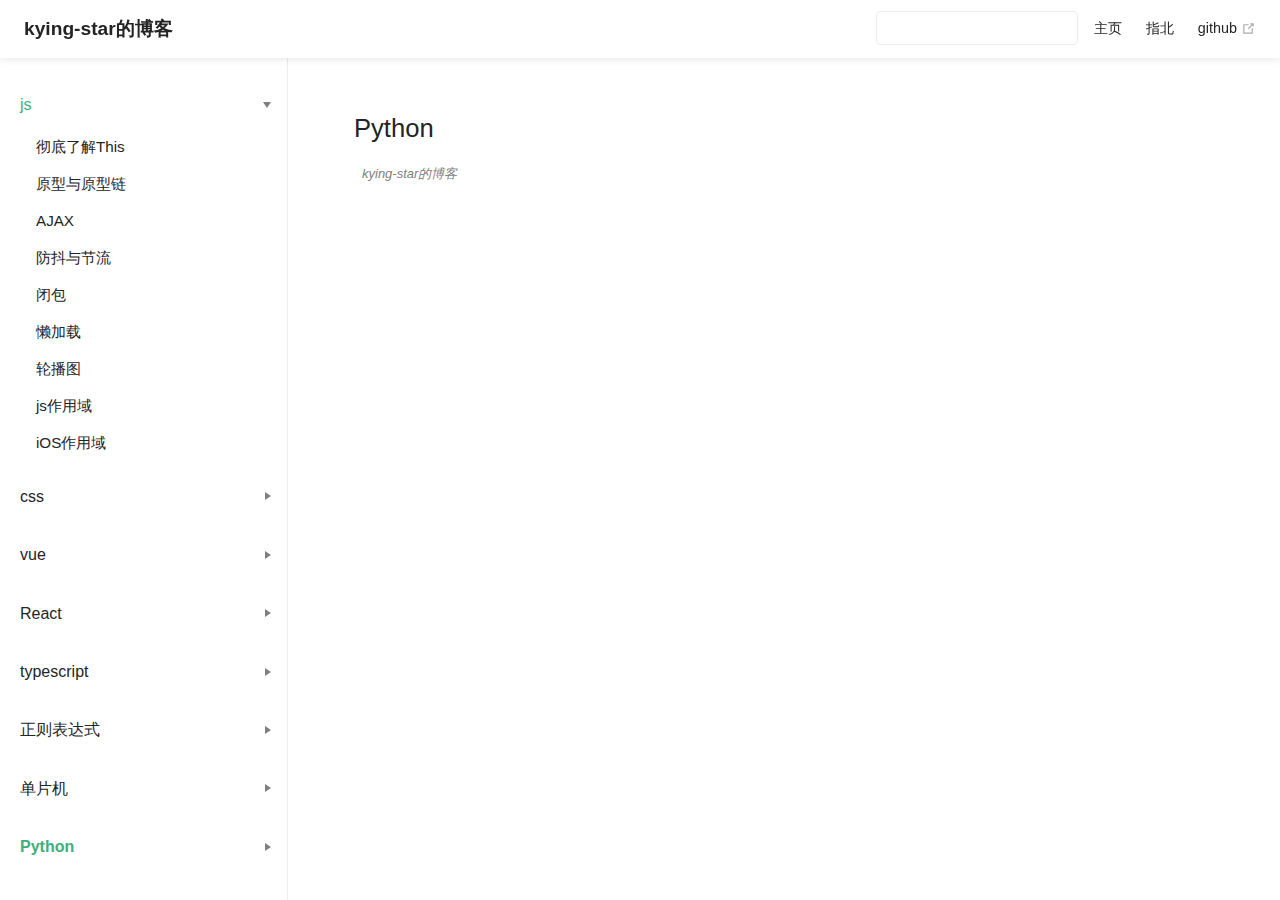
<file: python/index.html>
<!DOCTYPE html>
<html lang="en-US">
  <head>
    <meta charset="utf-8">
    <meta name="viewport" content="width=device-width,initial-scale=1">
    <title>Python | kying-star的博客</title>
    <meta name="generator" content="VuePress 1.5.3">
    <link rel="shortcut icon" type="image/x-icon" href="./favicon.ico">
    <meta name="description" content="记录学习">
    <link rel="preload" href="/assets/css/0.styles.da21fd89.css" as="style"><link rel="preload" href="/assets/js/app.11c61d4d.js" as="script"><link rel="preload" href="/assets/js/3.6ecd17d4.js" as="script"><link rel="preload" href="/assets/js/1.7245ff43.js" as="script"><link rel="preload" href="/assets/js/12.0200d8f9.js" as="script"><link rel="prefetch" href="/assets/js/10.ab5dedbd.js"><link rel="prefetch" href="/assets/js/11.ddcf0da6.js"><link rel="prefetch" href="/assets/js/13.b8d98a82.js"><link rel="prefetch" href="/assets/js/14.3b378907.js"><link rel="prefetch" href="/assets/js/15.df0b87dc.js"><link rel="prefetch" href="/assets/js/16.83a9e9e8.js"><link rel="prefetch" href="/assets/js/17.69c5712a.js"><link rel="prefetch" href="/assets/js/18.8ac010ae.js"><link rel="prefetch" href="/assets/js/19.d2a4f416.js"><link rel="prefetch" href="/assets/js/20.27070dc3.js"><link rel="prefetch" href="/assets/js/21.bfb96de4.js"><link rel="prefetch" href="/assets/js/22.9d8da800.js"><link rel="prefetch" href="/assets/js/23.86ba936c.js"><link rel="prefetch" href="/assets/js/24.35bd49ca.js"><link rel="prefetch" href="/assets/js/25.7b7147de.js"><link rel="prefetch" href="/assets/js/26.f5223a96.js"><link rel="prefetch" href="/assets/js/27.139c6a01.js"><link rel="prefetch" href="/assets/js/28.c35180fd.js"><link rel="prefetch" href="/assets/js/29.4b5afaba.js"><link rel="prefetch" href="/assets/js/30.dbd46f20.js"><link rel="prefetch" href="/assets/js/31.632e6328.js"><link rel="prefetch" href="/assets/js/32.deaa5b10.js"><link rel="prefetch" href="/assets/js/33.8a50bc3f.js"><link rel="prefetch" href="/assets/js/34.8422118c.js"><link rel="prefetch" href="/assets/js/35.256c4515.js"><link rel="prefetch" href="/assets/js/36.81b2c213.js"><link rel="prefetch" href="/assets/js/37.b5c7cfbb.js"><link rel="prefetch" href="/assets/js/38.750df797.js"><link rel="prefetch" href="/assets/js/39.df0ca61b.js"><link rel="prefetch" href="/assets/js/4.322dd36f.js"><link rel="prefetch" href="/assets/js/40.d30f73c1.js"><link rel="prefetch" href="/assets/js/41.ccb30ab4.js"><link rel="prefetch" href="/assets/js/42.5568dd1f.js"><link rel="prefetch" href="/assets/js/43.d8515549.js"><link rel="prefetch" href="/assets/js/44.c4f7a574.js"><link rel="prefetch" href="/assets/js/45.67980fe2.js"><link rel="prefetch" href="/assets/js/46.e8ec82a8.js"><link rel="prefetch" href="/assets/js/47.9509d1d6.js"><link rel="prefetch" href="/assets/js/48.8f1dbae8.js"><link rel="prefetch" href="/assets/js/49.8a0ab069.js"><link rel="prefetch" href="/assets/js/5.195420d9.js"><link rel="prefetch" href="/assets/js/50.cfca4686.js"><link rel="prefetch" href="/assets/js/51.8f93af0a.js"><link rel="prefetch" href="/assets/js/52.0878f0b6.js"><link rel="prefetch" href="/assets/js/53.9fb290ed.js"><link rel="prefetch" href="/assets/js/54.9ed3e98e.js"><link rel="prefetch" href="/assets/js/55.ac1ff6db.js"><link rel="prefetch" href="/assets/js/56.4f4a560b.js"><link rel="prefetch" href="/assets/js/57.080935e9.js"><link rel="prefetch" href="/assets/js/58.4e707c2a.js"><link rel="prefetch" href="/assets/js/59.aee1b9bf.js"><link rel="prefetch" href="/assets/js/6.6e07b235.js"><link rel="prefetch" href="/assets/js/60.69f07825.js"><link rel="prefetch" href="/assets/js/61.c9aa8a79.js"><link rel="prefetch" href="/assets/js/62.f74cbd51.js"><link rel="prefetch" href="/assets/js/63.170e9f70.js"><link rel="prefetch" href="/assets/js/7.1a67e374.js"><link rel="prefetch" href="/assets/js/8.6a5c192f.js"><link rel="prefetch" href="/assets/js/9.24a4c519.js">
    <link rel="stylesheet" href="/assets/css/0.styles.da21fd89.css">
  </head>
  <body>
    <div id="app" data-server-rendered="true"><div class="theme-container" data-v-2d5f533b><div data-v-2d5f533b><div id="loader-wrapper" class="loading-wrapper" data-v-d48f4d20 data-v-2d5f533b data-v-2d5f533b><div class="loader-main" data-v-d48f4d20><div data-v-d48f4d20></div><div data-v-d48f4d20></div><div data-v-d48f4d20></div><div data-v-d48f4d20></div></div> <!----> <!----></div> <div class="password-shadow password-wrapper-out" style="display:none;" data-v-64685f0e data-v-2d5f533b data-v-2d5f533b><h3 class="title" style="display:none;" data-v-64685f0e data-v-64685f0e>kying-star的博客</h3> <!----> <label id="box" class="inputBox" style="display:none;" data-v-64685f0e data-v-64685f0e><input type="password" value="" data-v-64685f0e> <span data-v-64685f0e>Konck! Knock!</span> <button data-v-64685f0e>OK</button></label> <div class="footer" style="display:none;" data-v-64685f0e data-v-64685f0e><span data-v-64685f0e><i class="iconfont reco-theme" data-v-64685f0e></i> <a target="blank" href="https://vuepress-theme-reco.recoluan.com" data-v-64685f0e>vuePress-theme-reco</a></span> <span data-v-64685f0e><i class="iconfont reco-copyright" data-v-64685f0e></i> <a data-v-64685f0e><span data-v-64685f0e>kying-star的博客</span>
            
          <!---->
          2021
        </a></span></div></div> <div class="hide" data-v-2d5f533b><header class="navbar" data-v-2d5f533b><div class="sidebar-button"><svg xmlns="http://www.w3.org/2000/svg" aria-hidden="true" role="img" viewBox="0 0 448 512" class="icon"><path fill="currentColor" d="M436 124H12c-6.627 0-12-5.373-12-12V80c0-6.627 5.373-12 12-12h424c6.627 0 12 5.373 12 12v32c0 6.627-5.373 12-12 12zm0 160H12c-6.627 0-12-5.373-12-12v-32c0-6.627 5.373-12 12-12h424c6.627 0 12 5.373 12 12v32c0 6.627-5.373 12-12 12zm0 160H12c-6.627 0-12-5.373-12-12v-32c0-6.627 5.373-12 12-12h424c6.627 0 12 5.373 12 12v32c0 6.627-5.373 12-12 12z"></path></svg></div> <a href="/" class="home-link router-link-active"><!----> <span class="site-name">kying-star的博客</span></a> <div class="links"><div class="color-picker"><a class="color-button"><i class="iconfont reco-color"></i></a> <div class="color-picker-menu" style="display:none;"><div class="mode-options"><h4 class="title">Choose mode</h4> <ul class="color-mode-options"><li class="dark">dark</li><li class="auto active">auto</li><li class="light">light</li></ul></div></div></div> <div class="search-box"><i class="iconfont reco-search"></i> <input aria-label="Search" autocomplete="off" spellcheck="false" value=""> <!----></div> <nav class="nav-links can-hide"><div class="nav-item"><a href="/" class="nav-link"><i class="iconfont undefined"></i>
  主页
</a></div><div class="nav-item"><a href="/guide/" class="nav-link"><i class="iconfont undefined"></i>
  指北
</a></div><div class="nav-item"><a href="https://github.com/Kying-star" target="_blank" rel="noopener noreferrer" class="nav-link external"><i class="iconfont undefined"></i>
  github
  <svg xmlns="http://www.w3.org/2000/svg" aria-hidden="true" x="0px" y="0px" viewBox="0 0 100 100" width="15" height="15" class="icon outbound"><path fill="currentColor" d="M18.8,85.1h56l0,0c2.2,0,4-1.8,4-4v-32h-8v28h-48v-48h28v-8h-32l0,0c-2.2,0-4,1.8-4,4v56C14.8,83.3,16.6,85.1,18.8,85.1z"></path> <polygon fill="currentColor" points="45.7,48.7 51.3,54.3 77.2,28.5 77.2,37.2 85.2,37.2 85.2,14.9 62.8,14.9 62.8,22.9 71.5,22.9"></polygon></svg></a></div> <!----></nav></div></header> <div class="sidebar-mask" data-v-2d5f533b></div> <aside class="sidebar" data-v-2d5f533b><div class="personal-info-wrapper" data-v-ca798c94 data-v-2d5f533b><!----> <h3 class="name" data-v-ca798c94>
    kying-star的博客
  </h3> <div class="num" data-v-ca798c94><div data-v-ca798c94><h3 data-v-ca798c94>0</h3> <h6 data-v-ca798c94>Article</h6></div> <div data-v-ca798c94><h3 data-v-ca798c94>0</h3> <h6 data-v-ca798c94>Tag</h6></div></div> <hr data-v-ca798c94></div> <nav class="nav-links"><div class="nav-item"><a href="/" class="nav-link"><i class="iconfont undefined"></i>
  主页
</a></div><div class="nav-item"><a href="/guide/" class="nav-link"><i class="iconfont undefined"></i>
  指北
</a></div><div class="nav-item"><a href="https://github.com/Kying-star" target="_blank" rel="noopener noreferrer" class="nav-link external"><i class="iconfont undefined"></i>
  github
  <svg xmlns="http://www.w3.org/2000/svg" aria-hidden="true" x="0px" y="0px" viewBox="0 0 100 100" width="15" height="15" class="icon outbound"><path fill="currentColor" d="M18.8,85.1h56l0,0c2.2,0,4-1.8,4-4v-32h-8v28h-48v-48h28v-8h-32l0,0c-2.2,0-4,1.8-4,4v56C14.8,83.3,16.6,85.1,18.8,85.1z"></path> <polygon fill="currentColor" points="45.7,48.7 51.3,54.3 77.2,28.5 77.2,37.2 85.2,37.2 85.2,14.9 62.8,14.9 62.8,22.9 71.5,22.9"></polygon></svg></a></div> <!----></nav> <ul class="sidebar-links"><li><section class="sidebar-group collapsable depth-0"><a href="/js/" class="sidebar-heading clickable open"><span>js</span> <span class="arrow down"></span></a> <ul class="sidebar-links sidebar-group-items"><li><a href="/js/彻底了解This.html" class="sidebar-link">彻底了解This</a></li><li><a href="/js/原型与原型链.html" class="sidebar-link">原型与原型链</a></li><li><a href="/js/AJAX.html" class="sidebar-link">AJAX</a></li><li><a href="/js/防抖与节流.html" class="sidebar-link">防抖与节流</a></li><li><a href="/js/高阶函数.html" class="sidebar-link">闭包</a></li><li><a href="/js/懒加载.html" class="sidebar-link">懒加载</a></li><li><a href="/js/轮播图.html" class="sidebar-link">轮播图</a></li><li><a href="/js/js作用域.html" class="sidebar-link">js作用域</a></li><li><a href="/js/ios作用域.html" class="sidebar-link">iOS作用域</a></li></ul></section></li><li><section class="sidebar-group collapsable depth-0"><a href="/css/" class="sidebar-heading clickable"><span>css</span> <span class="arrow right"></span></a> <!----></section></li><li><section class="sidebar-group collapsable depth-0"><a href="/vue/" class="sidebar-heading clickable"><span>vue</span> <span class="arrow right"></span></a> <!----></section></li><li><section class="sidebar-group collapsable depth-0"><a href="/react/" class="sidebar-heading clickable"><span>React</span> <span class="arrow right"></span></a> <!----></section></li><li><section class="sidebar-group collapsable depth-0"><a href="/typescript/" class="sidebar-heading clickable"><span>typescript</span> <span class="arrow right"></span></a> <!----></section></li><li><section class="sidebar-group collapsable depth-0"><a href="/regex/" class="sidebar-heading clickable"><span>正则表达式</span> <span class="arrow right"></span></a> <!----></section></li><li><section class="sidebar-group collapsable depth-0"><a href="/mpu/" class="sidebar-heading clickable"><span>单片机</span> <span class="arrow right"></span></a> <!----></section></li><li><section class="sidebar-group collapsable depth-0"><a href="/Python/" aria-current="page" class="sidebar-heading clickable router-link-exact-active router-link-active active"><span>Python</span> <span class="arrow right"></span></a> <!----></section></li></ul> </aside> <div class="password-shadow password-wrapper-in" style="display:none;" data-v-64685f0e data-v-2d5f533b><h3 class="title" style="display:none;" data-v-64685f0e data-v-64685f0e></h3> <!----> <label id="box" class="inputBox" style="display:none;" data-v-64685f0e data-v-64685f0e><input type="password" value="" data-v-64685f0e> <span data-v-64685f0e>Konck! Knock!</span> <button data-v-64685f0e>OK</button></label> <div class="footer" style="display:none;" data-v-64685f0e data-v-64685f0e><span data-v-64685f0e><i class="iconfont reco-theme" data-v-64685f0e></i> <a target="blank" href="https://vuepress-theme-reco.recoluan.com" data-v-64685f0e>vuePress-theme-reco</a></span> <span data-v-64685f0e><i class="iconfont reco-copyright" data-v-64685f0e></i> <a data-v-64685f0e><span data-v-64685f0e>kying-star的博客</span>
            
          <!---->
          2021
        </a></span></div></div> <div data-v-2d5f533b><main class="page" style="padding-right:0;"><div class="page-title" style="display:none;"><h1 class="title">Python</h1> <div data-v-3b7f5bdf><i class="iconfont reco-account" data-v-3b7f5bdf><span data-v-3b7f5bdf>kying-star的博客</span></i> <!----> <!----> <!----></div></div> <div class="theme-reco-content content__default" style="display:none;"><h1 id="python"><a href="#python" class="header-anchor">#</a> Python</h1></div> <footer class="page-edit" style="display:none;"><!----> <!----></footer> <!----> <!----> <!----></main> <!----></div></div></div></div><div class="global-ui"><div class="back-to-ceiling" style="right:1rem;bottom:6rem;width:2.5rem;height:2.5rem;border-radius:.25rem;line-height:2.5rem;display:none;" data-v-c6073ba8 data-v-c6073ba8><svg t="1574745035067" viewBox="0 0 1024 1024" version="1.1" xmlns="http://www.w3.org/2000/svg" p-id="5404" class="icon" data-v-c6073ba8><path d="M526.60727968 10.90185116a27.675 27.675 0 0 0-29.21455937 0c-131.36607665 82.28402758-218.69155461 228.01873535-218.69155402 394.07834331a462.20625001 462.20625001 0 0 0 5.36959153 69.94390903c1.00431239 6.55289093-0.34802892 13.13561351-3.76865779 18.80351572-32.63518765 54.11355614-51.75690182 118.55860487-51.7569018 187.94566865a371.06718723 371.06718723 0 0 0 11.50484808 91.98906777c6.53300375 25.50556257 41.68394495 28.14064038 52.69160883 4.22606766 17.37162448-37.73630017 42.14135425-72.50938081 72.80769204-103.21549295 2.18761121 3.04276886 4.15646224 6.24463696 6.40373557 9.22774369a1871.4375 1871.4375 0 0 0 140.04691725 5.34970492 1866.36093723 1866.36093723 0 0 0 140.04691723-5.34970492c2.24727335-2.98310674 4.21612437-6.18497483 6.3937923-9.2178004 30.66633723 30.70611158 55.4360664 65.4791928 72.80769147 103.21549355 11.00766384 23.91457269 46.15860503 21.27949489 52.69160879-4.22606768a371.15156223 371.15156223 0 0 0 11.514792-91.99901164c0-69.36717486-19.13165746-133.82216804-51.75690182-187.92578088-3.42062944-5.66790279-4.76302748-12.26056868-3.76865837-18.80351632a462.20625001 462.20625001 0 0 0 5.36959269-69.943909c-0.00994388-166.08943902-87.32547796-311.81420293-218.6915546-394.09823051zM605.93803103 357.87693858a93.93749974 93.93749974 0 1 1-187.89594924 6.1e-7 93.93749974 93.93749974 0 0 1 187.89594924-6.1e-7z" p-id="5405" data-v-c6073ba8></path><path d="M429.50777625 765.63860547C429.50777625 803.39355007 466.44236686 1000.39046097 512.00932183 1000.39046097c45.56695499 0 82.4922232-197.00623328 82.5015456-234.7518555 0-37.75494459-36.9345906-68.35043303-82.4922232-68.34111062-45.57627738-0.00932239-82.52019037 30.59548842-82.51086798 68.34111062z" p-id="5406" data-v-c6073ba8></path></svg></div></div></div>
    <script src="/assets/js/app.11c61d4d.js" defer></script><script src="/assets/js/3.6ecd17d4.js" defer></script><script src="/assets/js/1.7245ff43.js" defer></script><script src="/assets/js/12.0200d8f9.js" defer></script>
  </body>
</html>
</file>
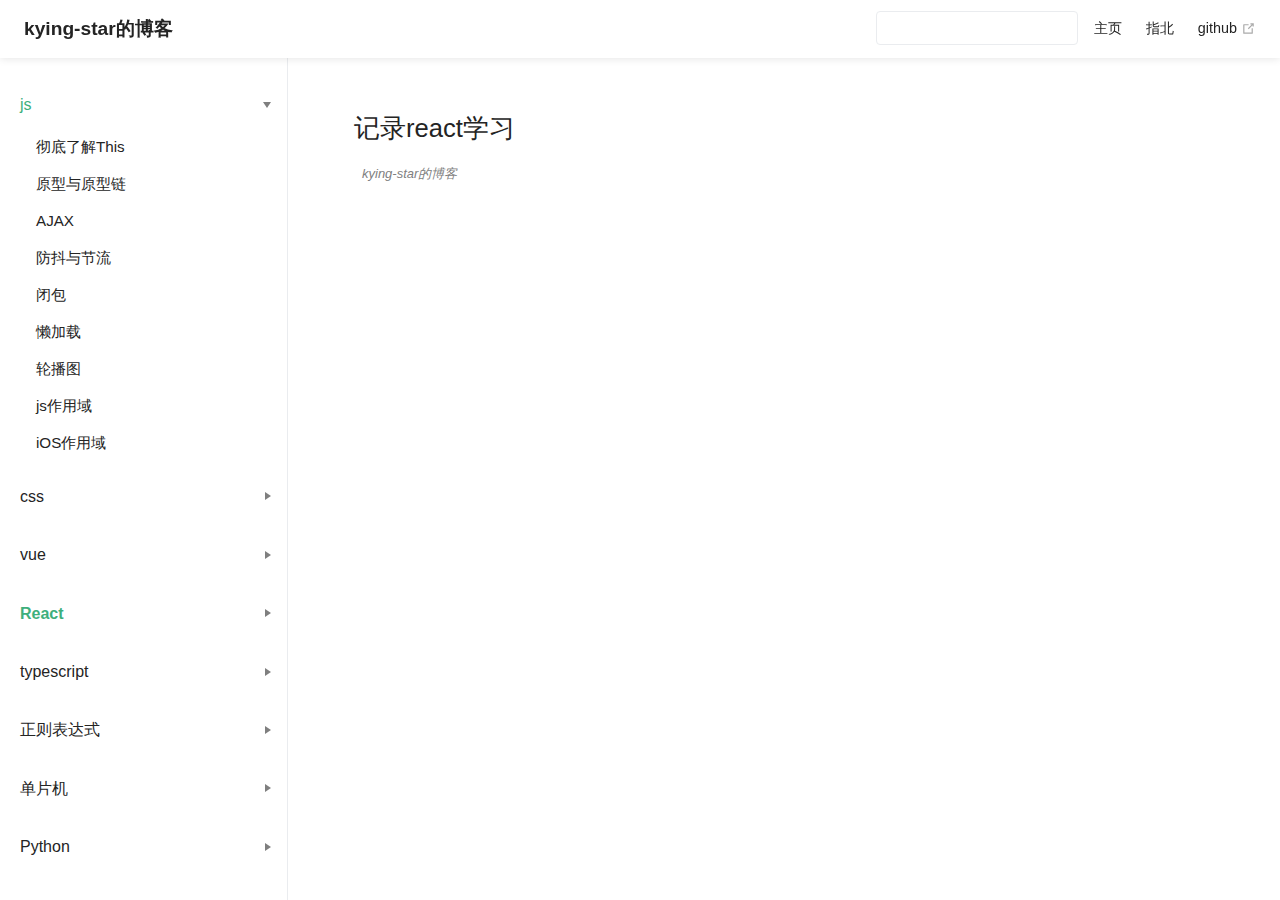
<file: react/index.html>
<!DOCTYPE html>
<html lang="en-US">
  <head>
    <meta charset="utf-8">
    <meta name="viewport" content="width=device-width,initial-scale=1">
    <title>记录react学习 | kying-star的博客</title>
    <meta name="generator" content="VuePress 1.5.3">
    <link rel="shortcut icon" type="image/x-icon" href="./favicon.ico">
    <meta name="description" content="记录学习">
    <link rel="preload" href="/assets/css/0.styles.da21fd89.css" as="style"><link rel="preload" href="/assets/js/app.11c61d4d.js" as="script"><link rel="preload" href="/assets/js/3.6ecd17d4.js" as="script"><link rel="preload" href="/assets/js/1.7245ff43.js" as="script"><link rel="preload" href="/assets/js/40.d30f73c1.js" as="script"><link rel="prefetch" href="/assets/js/10.ab5dedbd.js"><link rel="prefetch" href="/assets/js/11.ddcf0da6.js"><link rel="prefetch" href="/assets/js/12.0200d8f9.js"><link rel="prefetch" href="/assets/js/13.b8d98a82.js"><link rel="prefetch" href="/assets/js/14.3b378907.js"><link rel="prefetch" href="/assets/js/15.df0b87dc.js"><link rel="prefetch" href="/assets/js/16.83a9e9e8.js"><link rel="prefetch" href="/assets/js/17.69c5712a.js"><link rel="prefetch" href="/assets/js/18.8ac010ae.js"><link rel="prefetch" href="/assets/js/19.d2a4f416.js"><link rel="prefetch" href="/assets/js/20.27070dc3.js"><link rel="prefetch" href="/assets/js/21.bfb96de4.js"><link rel="prefetch" href="/assets/js/22.9d8da800.js"><link rel="prefetch" href="/assets/js/23.86ba936c.js"><link rel="prefetch" href="/assets/js/24.35bd49ca.js"><link rel="prefetch" href="/assets/js/25.7b7147de.js"><link rel="prefetch" href="/assets/js/26.f5223a96.js"><link rel="prefetch" href="/assets/js/27.139c6a01.js"><link rel="prefetch" href="/assets/js/28.c35180fd.js"><link rel="prefetch" href="/assets/js/29.4b5afaba.js"><link rel="prefetch" href="/assets/js/30.dbd46f20.js"><link rel="prefetch" href="/assets/js/31.632e6328.js"><link rel="prefetch" href="/assets/js/32.deaa5b10.js"><link rel="prefetch" href="/assets/js/33.8a50bc3f.js"><link rel="prefetch" href="/assets/js/34.8422118c.js"><link rel="prefetch" href="/assets/js/35.256c4515.js"><link rel="prefetch" href="/assets/js/36.81b2c213.js"><link rel="prefetch" href="/assets/js/37.b5c7cfbb.js"><link rel="prefetch" href="/assets/js/38.750df797.js"><link rel="prefetch" href="/assets/js/39.df0ca61b.js"><link rel="prefetch" href="/assets/js/4.322dd36f.js"><link rel="prefetch" href="/assets/js/41.ccb30ab4.js"><link rel="prefetch" href="/assets/js/42.5568dd1f.js"><link rel="prefetch" href="/assets/js/43.d8515549.js"><link rel="prefetch" href="/assets/js/44.c4f7a574.js"><link rel="prefetch" href="/assets/js/45.67980fe2.js"><link rel="prefetch" href="/assets/js/46.e8ec82a8.js"><link rel="prefetch" href="/assets/js/47.9509d1d6.js"><link rel="prefetch" href="/assets/js/48.8f1dbae8.js"><link rel="prefetch" href="/assets/js/49.8a0ab069.js"><link rel="prefetch" href="/assets/js/5.195420d9.js"><link rel="prefetch" href="/assets/js/50.cfca4686.js"><link rel="prefetch" href="/assets/js/51.8f93af0a.js"><link rel="prefetch" href="/assets/js/52.0878f0b6.js"><link rel="prefetch" href="/assets/js/53.9fb290ed.js"><link rel="prefetch" href="/assets/js/54.9ed3e98e.js"><link rel="prefetch" href="/assets/js/55.ac1ff6db.js"><link rel="prefetch" href="/assets/js/56.4f4a560b.js"><link rel="prefetch" href="/assets/js/57.080935e9.js"><link rel="prefetch" href="/assets/js/58.4e707c2a.js"><link rel="prefetch" href="/assets/js/59.aee1b9bf.js"><link rel="prefetch" href="/assets/js/6.6e07b235.js"><link rel="prefetch" href="/assets/js/60.69f07825.js"><link rel="prefetch" href="/assets/js/61.c9aa8a79.js"><link rel="prefetch" href="/assets/js/62.f74cbd51.js"><link rel="prefetch" href="/assets/js/63.170e9f70.js"><link rel="prefetch" href="/assets/js/7.1a67e374.js"><link rel="prefetch" href="/assets/js/8.6a5c192f.js"><link rel="prefetch" href="/assets/js/9.24a4c519.js">
    <link rel="stylesheet" href="/assets/css/0.styles.da21fd89.css">
  </head>
  <body>
    <div id="app" data-server-rendered="true"><div class="theme-container" data-v-2d5f533b><div data-v-2d5f533b><div id="loader-wrapper" class="loading-wrapper" data-v-d48f4d20 data-v-2d5f533b data-v-2d5f533b><div class="loader-main" data-v-d48f4d20><div data-v-d48f4d20></div><div data-v-d48f4d20></div><div data-v-d48f4d20></div><div data-v-d48f4d20></div></div> <!----> <!----></div> <div class="password-shadow password-wrapper-out" style="display:none;" data-v-64685f0e data-v-2d5f533b data-v-2d5f533b><h3 class="title" style="display:none;" data-v-64685f0e data-v-64685f0e>kying-star的博客</h3> <!----> <label id="box" class="inputBox" style="display:none;" data-v-64685f0e data-v-64685f0e><input type="password" value="" data-v-64685f0e> <span data-v-64685f0e>Konck! Knock!</span> <button data-v-64685f0e>OK</button></label> <div class="footer" style="display:none;" data-v-64685f0e data-v-64685f0e><span data-v-64685f0e><i class="iconfont reco-theme" data-v-64685f0e></i> <a target="blank" href="https://vuepress-theme-reco.recoluan.com" data-v-64685f0e>vuePress-theme-reco</a></span> <span data-v-64685f0e><i class="iconfont reco-copyright" data-v-64685f0e></i> <a data-v-64685f0e><span data-v-64685f0e>kying-star的博客</span>
            
          <!---->
          2021
        </a></span></div></div> <div class="hide" data-v-2d5f533b><header class="navbar" data-v-2d5f533b><div class="sidebar-button"><svg xmlns="http://www.w3.org/2000/svg" aria-hidden="true" role="img" viewBox="0 0 448 512" class="icon"><path fill="currentColor" d="M436 124H12c-6.627 0-12-5.373-12-12V80c0-6.627 5.373-12 12-12h424c6.627 0 12 5.373 12 12v32c0 6.627-5.373 12-12 12zm0 160H12c-6.627 0-12-5.373-12-12v-32c0-6.627 5.373-12 12-12h424c6.627 0 12 5.373 12 12v32c0 6.627-5.373 12-12 12zm0 160H12c-6.627 0-12-5.373-12-12v-32c0-6.627 5.373-12 12-12h424c6.627 0 12 5.373 12 12v32c0 6.627-5.373 12-12 12z"></path></svg></div> <a href="/" class="home-link router-link-active"><!----> <span class="site-name">kying-star的博客</span></a> <div class="links"><div class="color-picker"><a class="color-button"><i class="iconfont reco-color"></i></a> <div class="color-picker-menu" style="display:none;"><div class="mode-options"><h4 class="title">Choose mode</h4> <ul class="color-mode-options"><li class="dark">dark</li><li class="auto active">auto</li><li class="light">light</li></ul></div></div></div> <div class="search-box"><i class="iconfont reco-search"></i> <input aria-label="Search" autocomplete="off" spellcheck="false" value=""> <!----></div> <nav class="nav-links can-hide"><div class="nav-item"><a href="/" class="nav-link"><i class="iconfont undefined"></i>
  主页
</a></div><div class="nav-item"><a href="/guide/" class="nav-link"><i class="iconfont undefined"></i>
  指北
</a></div><div class="nav-item"><a href="https://github.com/Kying-star" target="_blank" rel="noopener noreferrer" class="nav-link external"><i class="iconfont undefined"></i>
  github
  <svg xmlns="http://www.w3.org/2000/svg" aria-hidden="true" x="0px" y="0px" viewBox="0 0 100 100" width="15" height="15" class="icon outbound"><path fill="currentColor" d="M18.8,85.1h56l0,0c2.2,0,4-1.8,4-4v-32h-8v28h-48v-48h28v-8h-32l0,0c-2.2,0-4,1.8-4,4v56C14.8,83.3,16.6,85.1,18.8,85.1z"></path> <polygon fill="currentColor" points="45.7,48.7 51.3,54.3 77.2,28.5 77.2,37.2 85.2,37.2 85.2,14.9 62.8,14.9 62.8,22.9 71.5,22.9"></polygon></svg></a></div> <!----></nav></div></header> <div class="sidebar-mask" data-v-2d5f533b></div> <aside class="sidebar" data-v-2d5f533b><div class="personal-info-wrapper" data-v-ca798c94 data-v-2d5f533b><!----> <h3 class="name" data-v-ca798c94>
    kying-star的博客
  </h3> <div class="num" data-v-ca798c94><div data-v-ca798c94><h3 data-v-ca798c94>0</h3> <h6 data-v-ca798c94>Article</h6></div> <div data-v-ca798c94><h3 data-v-ca798c94>0</h3> <h6 data-v-ca798c94>Tag</h6></div></div> <hr data-v-ca798c94></div> <nav class="nav-links"><div class="nav-item"><a href="/" class="nav-link"><i class="iconfont undefined"></i>
  主页
</a></div><div class="nav-item"><a href="/guide/" class="nav-link"><i class="iconfont undefined"></i>
  指北
</a></div><div class="nav-item"><a href="https://github.com/Kying-star" target="_blank" rel="noopener noreferrer" class="nav-link external"><i class="iconfont undefined"></i>
  github
  <svg xmlns="http://www.w3.org/2000/svg" aria-hidden="true" x="0px" y="0px" viewBox="0 0 100 100" width="15" height="15" class="icon outbound"><path fill="currentColor" d="M18.8,85.1h56l0,0c2.2,0,4-1.8,4-4v-32h-8v28h-48v-48h28v-8h-32l0,0c-2.2,0-4,1.8-4,4v56C14.8,83.3,16.6,85.1,18.8,85.1z"></path> <polygon fill="currentColor" points="45.7,48.7 51.3,54.3 77.2,28.5 77.2,37.2 85.2,37.2 85.2,14.9 62.8,14.9 62.8,22.9 71.5,22.9"></polygon></svg></a></div> <!----></nav> <ul class="sidebar-links"><li><section class="sidebar-group collapsable depth-0"><a href="/js/" class="sidebar-heading clickable open"><span>js</span> <span class="arrow down"></span></a> <ul class="sidebar-links sidebar-group-items"><li><a href="/js/彻底了解This.html" class="sidebar-link">彻底了解This</a></li><li><a href="/js/原型与原型链.html" class="sidebar-link">原型与原型链</a></li><li><a href="/js/AJAX.html" class="sidebar-link">AJAX</a></li><li><a href="/js/防抖与节流.html" class="sidebar-link">防抖与节流</a></li><li><a href="/js/高阶函数.html" class="sidebar-link">闭包</a></li><li><a href="/js/懒加载.html" class="sidebar-link">懒加载</a></li><li><a href="/js/轮播图.html" class="sidebar-link">轮播图</a></li><li><a href="/js/js作用域.html" class="sidebar-link">js作用域</a></li><li><a href="/js/ios作用域.html" class="sidebar-link">iOS作用域</a></li></ul></section></li><li><section class="sidebar-group collapsable depth-0"><a href="/css/" class="sidebar-heading clickable"><span>css</span> <span class="arrow right"></span></a> <!----></section></li><li><section class="sidebar-group collapsable depth-0"><a href="/vue/" class="sidebar-heading clickable"><span>vue</span> <span class="arrow right"></span></a> <!----></section></li><li><section class="sidebar-group collapsable depth-0"><a href="/react/" aria-current="page" class="sidebar-heading clickable router-link-exact-active router-link-active active"><span>React</span> <span class="arrow right"></span></a> <!----></section></li><li><section class="sidebar-group collapsable depth-0"><a href="/typescript/" class="sidebar-heading clickable"><span>typescript</span> <span class="arrow right"></span></a> <!----></section></li><li><section class="sidebar-group collapsable depth-0"><a href="/regex/" class="sidebar-heading clickable"><span>正则表达式</span> <span class="arrow right"></span></a> <!----></section></li><li><section class="sidebar-group collapsable depth-0"><a href="/mpu/" class="sidebar-heading clickable"><span>单片机</span> <span class="arrow right"></span></a> <!----></section></li><li><section class="sidebar-group collapsable depth-0"><a href="/Python/" class="sidebar-heading clickable"><span>Python</span> <span class="arrow right"></span></a> <!----></section></li></ul> </aside> <div class="password-shadow password-wrapper-in" style="display:none;" data-v-64685f0e data-v-2d5f533b><h3 class="title" style="display:none;" data-v-64685f0e data-v-64685f0e></h3> <!----> <label id="box" class="inputBox" style="display:none;" data-v-64685f0e data-v-64685f0e><input type="password" value="" data-v-64685f0e> <span data-v-64685f0e>Konck! Knock!</span> <button data-v-64685f0e>OK</button></label> <div class="footer" style="display:none;" data-v-64685f0e data-v-64685f0e><span data-v-64685f0e><i class="iconfont reco-theme" data-v-64685f0e></i> <a target="blank" href="https://vuepress-theme-reco.recoluan.com" data-v-64685f0e>vuePress-theme-reco</a></span> <span data-v-64685f0e><i class="iconfont reco-copyright" data-v-64685f0e></i> <a data-v-64685f0e><span data-v-64685f0e>kying-star的博客</span>
            
          <!---->
          2021
        </a></span></div></div> <div data-v-2d5f533b><main class="page" style="padding-right:0;"><div class="page-title" style="display:none;"><h1 class="title">记录react学习</h1> <div data-v-3b7f5bdf><i class="iconfont reco-account" data-v-3b7f5bdf><span data-v-3b7f5bdf>kying-star的博客</span></i> <!----> <!----> <!----></div></div> <div class="theme-reco-content content__default" style="display:none;"><h1 id="记录react学习"><a href="#记录react学习" class="header-anchor">#</a> 记录react学习</h1></div> <footer class="page-edit" style="display:none;"><!----> <!----></footer> <!----> <!----> <!----></main> <!----></div></div></div></div><div class="global-ui"><div class="back-to-ceiling" style="right:1rem;bottom:6rem;width:2.5rem;height:2.5rem;border-radius:.25rem;line-height:2.5rem;display:none;" data-v-c6073ba8 data-v-c6073ba8><svg t="1574745035067" viewBox="0 0 1024 1024" version="1.1" xmlns="http://www.w3.org/2000/svg" p-id="5404" class="icon" data-v-c6073ba8><path d="M526.60727968 10.90185116a27.675 27.675 0 0 0-29.21455937 0c-131.36607665 82.28402758-218.69155461 228.01873535-218.69155402 394.07834331a462.20625001 462.20625001 0 0 0 5.36959153 69.94390903c1.00431239 6.55289093-0.34802892 13.13561351-3.76865779 18.80351572-32.63518765 54.11355614-51.75690182 118.55860487-51.7569018 187.94566865a371.06718723 371.06718723 0 0 0 11.50484808 91.98906777c6.53300375 25.50556257 41.68394495 28.14064038 52.69160883 4.22606766 17.37162448-37.73630017 42.14135425-72.50938081 72.80769204-103.21549295 2.18761121 3.04276886 4.15646224 6.24463696 6.40373557 9.22774369a1871.4375 1871.4375 0 0 0 140.04691725 5.34970492 1866.36093723 1866.36093723 0 0 0 140.04691723-5.34970492c2.24727335-2.98310674 4.21612437-6.18497483 6.3937923-9.2178004 30.66633723 30.70611158 55.4360664 65.4791928 72.80769147 103.21549355 11.00766384 23.91457269 46.15860503 21.27949489 52.69160879-4.22606768a371.15156223 371.15156223 0 0 0 11.514792-91.99901164c0-69.36717486-19.13165746-133.82216804-51.75690182-187.92578088-3.42062944-5.66790279-4.76302748-12.26056868-3.76865837-18.80351632a462.20625001 462.20625001 0 0 0 5.36959269-69.943909c-0.00994388-166.08943902-87.32547796-311.81420293-218.6915546-394.09823051zM605.93803103 357.87693858a93.93749974 93.93749974 0 1 1-187.89594924 6.1e-7 93.93749974 93.93749974 0 0 1 187.89594924-6.1e-7z" p-id="5405" data-v-c6073ba8></path><path d="M429.50777625 765.63860547C429.50777625 803.39355007 466.44236686 1000.39046097 512.00932183 1000.39046097c45.56695499 0 82.4922232-197.00623328 82.5015456-234.7518555 0-37.75494459-36.9345906-68.35043303-82.4922232-68.34111062-45.57627738-0.00932239-82.52019037 30.59548842-82.51086798 68.34111062z" p-id="5406" data-v-c6073ba8></path></svg></div></div></div>
    <script src="/assets/js/app.11c61d4d.js" defer></script><script src="/assets/js/3.6ecd17d4.js" defer></script><script src="/assets/js/1.7245ff43.js" defer></script><script src="/assets/js/40.d30f73c1.js" defer></script>
  </body>
</html>
</file>
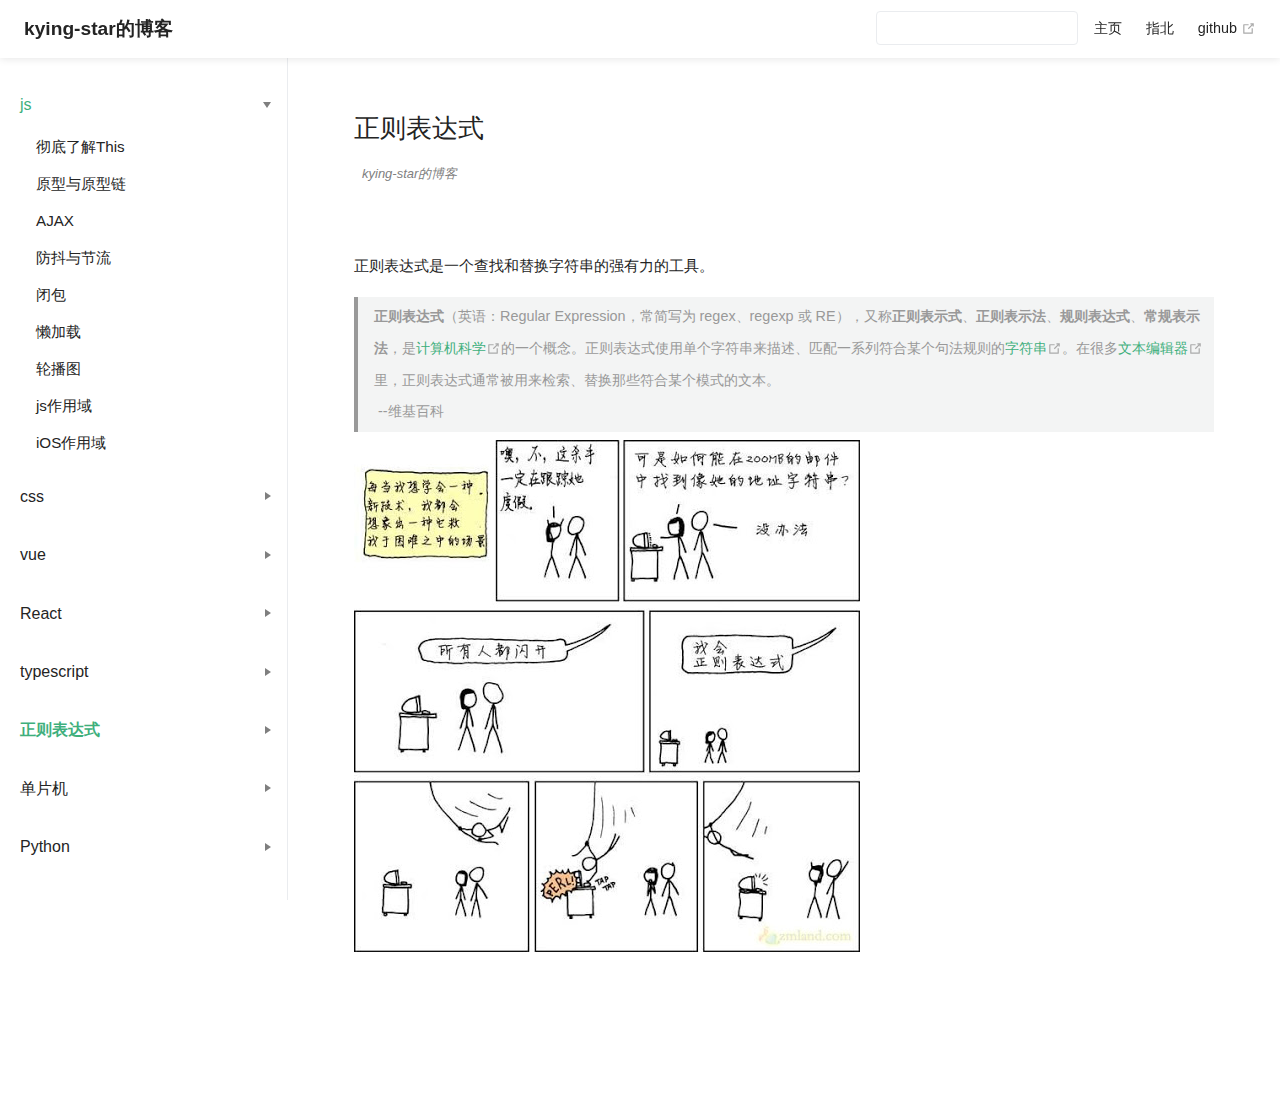
<file: regex/index.html>
<!DOCTYPE html>
<html lang="en-US">
  <head>
    <meta charset="utf-8">
    <meta name="viewport" content="width=device-width,initial-scale=1">
    <title>正则表达式 | kying-star的博客</title>
    <meta name="generator" content="VuePress 1.5.3">
    <link rel="shortcut icon" type="image/x-icon" href="./favicon.ico">
    <meta name="description" content="记录学习">
    <link rel="preload" href="/assets/css/0.styles.da21fd89.css" as="style"><link rel="preload" href="/assets/js/app.11c61d4d.js" as="script"><link rel="preload" href="/assets/js/3.6ecd17d4.js" as="script"><link rel="preload" href="/assets/js/1.7245ff43.js" as="script"><link rel="preload" href="/assets/js/42.5568dd1f.js" as="script"><link rel="prefetch" href="/assets/js/10.ab5dedbd.js"><link rel="prefetch" href="/assets/js/11.ddcf0da6.js"><link rel="prefetch" href="/assets/js/12.0200d8f9.js"><link rel="prefetch" href="/assets/js/13.b8d98a82.js"><link rel="prefetch" href="/assets/js/14.3b378907.js"><link rel="prefetch" href="/assets/js/15.df0b87dc.js"><link rel="prefetch" href="/assets/js/16.83a9e9e8.js"><link rel="prefetch" href="/assets/js/17.69c5712a.js"><link rel="prefetch" href="/assets/js/18.8ac010ae.js"><link rel="prefetch" href="/assets/js/19.d2a4f416.js"><link rel="prefetch" href="/assets/js/20.27070dc3.js"><link rel="prefetch" href="/assets/js/21.bfb96de4.js"><link rel="prefetch" href="/assets/js/22.9d8da800.js"><link rel="prefetch" href="/assets/js/23.86ba936c.js"><link rel="prefetch" href="/assets/js/24.35bd49ca.js"><link rel="prefetch" href="/assets/js/25.7b7147de.js"><link rel="prefetch" href="/assets/js/26.f5223a96.js"><link rel="prefetch" href="/assets/js/27.139c6a01.js"><link rel="prefetch" href="/assets/js/28.c35180fd.js"><link rel="prefetch" href="/assets/js/29.4b5afaba.js"><link rel="prefetch" href="/assets/js/30.dbd46f20.js"><link rel="prefetch" href="/assets/js/31.632e6328.js"><link rel="prefetch" href="/assets/js/32.deaa5b10.js"><link rel="prefetch" href="/assets/js/33.8a50bc3f.js"><link rel="prefetch" href="/assets/js/34.8422118c.js"><link rel="prefetch" href="/assets/js/35.256c4515.js"><link rel="prefetch" href="/assets/js/36.81b2c213.js"><link rel="prefetch" href="/assets/js/37.b5c7cfbb.js"><link rel="prefetch" href="/assets/js/38.750df797.js"><link rel="prefetch" href="/assets/js/39.df0ca61b.js"><link rel="prefetch" href="/assets/js/4.322dd36f.js"><link rel="prefetch" href="/assets/js/40.d30f73c1.js"><link rel="prefetch" href="/assets/js/41.ccb30ab4.js"><link rel="prefetch" href="/assets/js/43.d8515549.js"><link rel="prefetch" href="/assets/js/44.c4f7a574.js"><link rel="prefetch" href="/assets/js/45.67980fe2.js"><link rel="prefetch" href="/assets/js/46.e8ec82a8.js"><link rel="prefetch" href="/assets/js/47.9509d1d6.js"><link rel="prefetch" href="/assets/js/48.8f1dbae8.js"><link rel="prefetch" href="/assets/js/49.8a0ab069.js"><link rel="prefetch" href="/assets/js/5.195420d9.js"><link rel="prefetch" href="/assets/js/50.cfca4686.js"><link rel="prefetch" href="/assets/js/51.8f93af0a.js"><link rel="prefetch" href="/assets/js/52.0878f0b6.js"><link rel="prefetch" href="/assets/js/53.9fb290ed.js"><link rel="prefetch" href="/assets/js/54.9ed3e98e.js"><link rel="prefetch" href="/assets/js/55.ac1ff6db.js"><link rel="prefetch" href="/assets/js/56.4f4a560b.js"><link rel="prefetch" href="/assets/js/57.080935e9.js"><link rel="prefetch" href="/assets/js/58.4e707c2a.js"><link rel="prefetch" href="/assets/js/59.aee1b9bf.js"><link rel="prefetch" href="/assets/js/6.6e07b235.js"><link rel="prefetch" href="/assets/js/60.69f07825.js"><link rel="prefetch" href="/assets/js/61.c9aa8a79.js"><link rel="prefetch" href="/assets/js/62.f74cbd51.js"><link rel="prefetch" href="/assets/js/63.170e9f70.js"><link rel="prefetch" href="/assets/js/7.1a67e374.js"><link rel="prefetch" href="/assets/js/8.6a5c192f.js"><link rel="prefetch" href="/assets/js/9.24a4c519.js">
    <link rel="stylesheet" href="/assets/css/0.styles.da21fd89.css">
  </head>
  <body>
    <div id="app" data-server-rendered="true"><div class="theme-container" data-v-2d5f533b><div data-v-2d5f533b><div id="loader-wrapper" class="loading-wrapper" data-v-d48f4d20 data-v-2d5f533b data-v-2d5f533b><div class="loader-main" data-v-d48f4d20><div data-v-d48f4d20></div><div data-v-d48f4d20></div><div data-v-d48f4d20></div><div data-v-d48f4d20></div></div> <!----> <!----></div> <div class="password-shadow password-wrapper-out" style="display:none;" data-v-64685f0e data-v-2d5f533b data-v-2d5f533b><h3 class="title" style="display:none;" data-v-64685f0e data-v-64685f0e>kying-star的博客</h3> <!----> <label id="box" class="inputBox" style="display:none;" data-v-64685f0e data-v-64685f0e><input type="password" value="" data-v-64685f0e> <span data-v-64685f0e>Konck! Knock!</span> <button data-v-64685f0e>OK</button></label> <div class="footer" style="display:none;" data-v-64685f0e data-v-64685f0e><span data-v-64685f0e><i class="iconfont reco-theme" data-v-64685f0e></i> <a target="blank" href="https://vuepress-theme-reco.recoluan.com" data-v-64685f0e>vuePress-theme-reco</a></span> <span data-v-64685f0e><i class="iconfont reco-copyright" data-v-64685f0e></i> <a data-v-64685f0e><span data-v-64685f0e>kying-star的博客</span>
            
          <!---->
          2021
        </a></span></div></div> <div class="hide" data-v-2d5f533b><header class="navbar" data-v-2d5f533b><div class="sidebar-button"><svg xmlns="http://www.w3.org/2000/svg" aria-hidden="true" role="img" viewBox="0 0 448 512" class="icon"><path fill="currentColor" d="M436 124H12c-6.627 0-12-5.373-12-12V80c0-6.627 5.373-12 12-12h424c6.627 0 12 5.373 12 12v32c0 6.627-5.373 12-12 12zm0 160H12c-6.627 0-12-5.373-12-12v-32c0-6.627 5.373-12 12-12h424c6.627 0 12 5.373 12 12v32c0 6.627-5.373 12-12 12zm0 160H12c-6.627 0-12-5.373-12-12v-32c0-6.627 5.373-12 12-12h424c6.627 0 12 5.373 12 12v32c0 6.627-5.373 12-12 12z"></path></svg></div> <a href="/" class="home-link router-link-active"><!----> <span class="site-name">kying-star的博客</span></a> <div class="links"><div class="color-picker"><a class="color-button"><i class="iconfont reco-color"></i></a> <div class="color-picker-menu" style="display:none;"><div class="mode-options"><h4 class="title">Choose mode</h4> <ul class="color-mode-options"><li class="dark">dark</li><li class="auto active">auto</li><li class="light">light</li></ul></div></div></div> <div class="search-box"><i class="iconfont reco-search"></i> <input aria-label="Search" autocomplete="off" spellcheck="false" value=""> <!----></div> <nav class="nav-links can-hide"><div class="nav-item"><a href="/" class="nav-link"><i class="iconfont undefined"></i>
  主页
</a></div><div class="nav-item"><a href="/guide/" class="nav-link"><i class="iconfont undefined"></i>
  指北
</a></div><div class="nav-item"><a href="https://github.com/Kying-star" target="_blank" rel="noopener noreferrer" class="nav-link external"><i class="iconfont undefined"></i>
  github
  <svg xmlns="http://www.w3.org/2000/svg" aria-hidden="true" x="0px" y="0px" viewBox="0 0 100 100" width="15" height="15" class="icon outbound"><path fill="currentColor" d="M18.8,85.1h56l0,0c2.2,0,4-1.8,4-4v-32h-8v28h-48v-48h28v-8h-32l0,0c-2.2,0-4,1.8-4,4v56C14.8,83.3,16.6,85.1,18.8,85.1z"></path> <polygon fill="currentColor" points="45.7,48.7 51.3,54.3 77.2,28.5 77.2,37.2 85.2,37.2 85.2,14.9 62.8,14.9 62.8,22.9 71.5,22.9"></polygon></svg></a></div> <!----></nav></div></header> <div class="sidebar-mask" data-v-2d5f533b></div> <aside class="sidebar" data-v-2d5f533b><div class="personal-info-wrapper" data-v-ca798c94 data-v-2d5f533b><!----> <h3 class="name" data-v-ca798c94>
    kying-star的博客
  </h3> <div class="num" data-v-ca798c94><div data-v-ca798c94><h3 data-v-ca798c94>0</h3> <h6 data-v-ca798c94>Article</h6></div> <div data-v-ca798c94><h3 data-v-ca798c94>0</h3> <h6 data-v-ca798c94>Tag</h6></div></div> <hr data-v-ca798c94></div> <nav class="nav-links"><div class="nav-item"><a href="/" class="nav-link"><i class="iconfont undefined"></i>
  主页
</a></div><div class="nav-item"><a href="/guide/" class="nav-link"><i class="iconfont undefined"></i>
  指北
</a></div><div class="nav-item"><a href="https://github.com/Kying-star" target="_blank" rel="noopener noreferrer" class="nav-link external"><i class="iconfont undefined"></i>
  github
  <svg xmlns="http://www.w3.org/2000/svg" aria-hidden="true" x="0px" y="0px" viewBox="0 0 100 100" width="15" height="15" class="icon outbound"><path fill="currentColor" d="M18.8,85.1h56l0,0c2.2,0,4-1.8,4-4v-32h-8v28h-48v-48h28v-8h-32l0,0c-2.2,0-4,1.8-4,4v56C14.8,83.3,16.6,85.1,18.8,85.1z"></path> <polygon fill="currentColor" points="45.7,48.7 51.3,54.3 77.2,28.5 77.2,37.2 85.2,37.2 85.2,14.9 62.8,14.9 62.8,22.9 71.5,22.9"></polygon></svg></a></div> <!----></nav> <ul class="sidebar-links"><li><section class="sidebar-group collapsable depth-0"><a href="/js/" class="sidebar-heading clickable open"><span>js</span> <span class="arrow down"></span></a> <ul class="sidebar-links sidebar-group-items"><li><a href="/js/彻底了解This.html" class="sidebar-link">彻底了解This</a></li><li><a href="/js/原型与原型链.html" class="sidebar-link">原型与原型链</a></li><li><a href="/js/AJAX.html" class="sidebar-link">AJAX</a></li><li><a href="/js/防抖与节流.html" class="sidebar-link">防抖与节流</a></li><li><a href="/js/高阶函数.html" class="sidebar-link">闭包</a></li><li><a href="/js/懒加载.html" class="sidebar-link">懒加载</a></li><li><a href="/js/轮播图.html" class="sidebar-link">轮播图</a></li><li><a href="/js/js作用域.html" class="sidebar-link">js作用域</a></li><li><a href="/js/ios作用域.html" class="sidebar-link">iOS作用域</a></li></ul></section></li><li><section class="sidebar-group collapsable depth-0"><a href="/css/" class="sidebar-heading clickable"><span>css</span> <span class="arrow right"></span></a> <!----></section></li><li><section class="sidebar-group collapsable depth-0"><a href="/vue/" class="sidebar-heading clickable"><span>vue</span> <span class="arrow right"></span></a> <!----></section></li><li><section class="sidebar-group collapsable depth-0"><a href="/react/" class="sidebar-heading clickable"><span>React</span> <span class="arrow right"></span></a> <!----></section></li><li><section class="sidebar-group collapsable depth-0"><a href="/typescript/" class="sidebar-heading clickable"><span>typescript</span> <span class="arrow right"></span></a> <!----></section></li><li><section class="sidebar-group collapsable depth-0"><a href="/regex/" aria-current="page" class="sidebar-heading clickable router-link-exact-active router-link-active active"><span>正则表达式</span> <span class="arrow right"></span></a> <!----></section></li><li><section class="sidebar-group collapsable depth-0"><a href="/mpu/" class="sidebar-heading clickable"><span>单片机</span> <span class="arrow right"></span></a> <!----></section></li><li><section class="sidebar-group collapsable depth-0"><a href="/Python/" class="sidebar-heading clickable"><span>Python</span> <span class="arrow right"></span></a> <!----></section></li></ul> </aside> <div class="password-shadow password-wrapper-in" style="display:none;" data-v-64685f0e data-v-2d5f533b><h3 class="title" style="display:none;" data-v-64685f0e data-v-64685f0e></h3> <!----> <label id="box" class="inputBox" style="display:none;" data-v-64685f0e data-v-64685f0e><input type="password" value="" data-v-64685f0e> <span data-v-64685f0e>Konck! Knock!</span> <button data-v-64685f0e>OK</button></label> <div class="footer" style="display:none;" data-v-64685f0e data-v-64685f0e><span data-v-64685f0e><i class="iconfont reco-theme" data-v-64685f0e></i> <a target="blank" href="https://vuepress-theme-reco.recoluan.com" data-v-64685f0e>vuePress-theme-reco</a></span> <span data-v-64685f0e><i class="iconfont reco-copyright" data-v-64685f0e></i> <a data-v-64685f0e><span data-v-64685f0e>kying-star的博客</span>
            
          <!---->
          2021
        </a></span></div></div> <div data-v-2d5f533b><main class="page" style="padding-right:0;"><div class="page-title" style="display:none;"><h1 class="title">正则表达式</h1> <div data-v-3b7f5bdf><i class="iconfont reco-account" data-v-3b7f5bdf><span data-v-3b7f5bdf>kying-star的博客</span></i> <!----> <!----> <!----></div></div> <div class="theme-reco-content content__default" style="display:none;"><h1 id="正则表达式"><a href="#正则表达式" class="header-anchor">#</a> 正则表达式</h1> <p>正则表达式是一个查找和替换字符串的强有力的工具。</p> <blockquote><p><strong>正则表达式</strong>（英语：Regular Expression，常简写为 regex、regexp 或 RE），又称<strong>正则表示式</strong>、<strong>正则表示法</strong>、<strong>规则表达式</strong>、<strong>常规表示法</strong>，是<a href="https://zh.wikipedia.org/wiki/%E8%AE%A1%E7%AE%97%E6%9C%BA%E7%A7%91%E5%AD%A6" target="_blank" rel="noopener noreferrer">计算机科学<svg xmlns="http://www.w3.org/2000/svg" aria-hidden="true" x="0px" y="0px" viewBox="0 0 100 100" width="15" height="15" class="icon outbound"><path fill="currentColor" d="M18.8,85.1h56l0,0c2.2,0,4-1.8,4-4v-32h-8v28h-48v-48h28v-8h-32l0,0c-2.2,0-4,1.8-4,4v56C14.8,83.3,16.6,85.1,18.8,85.1z"></path> <polygon fill="currentColor" points="45.7,48.7 51.3,54.3 77.2,28.5 77.2,37.2 85.2,37.2 85.2,14.9 62.8,14.9 62.8,22.9 71.5,22.9"></polygon></svg></a>的一个概念。正则表达式使用单个字符串来描述、匹配一系列符合某个句法规则的<a href="https://zh.wikipedia.org/wiki/%E5%AD%97%E7%AC%A6%E4%B8%B2" target="_blank" rel="noopener noreferrer">字符串<svg xmlns="http://www.w3.org/2000/svg" aria-hidden="true" x="0px" y="0px" viewBox="0 0 100 100" width="15" height="15" class="icon outbound"><path fill="currentColor" d="M18.8,85.1h56l0,0c2.2,0,4-1.8,4-4v-32h-8v28h-48v-48h28v-8h-32l0,0c-2.2,0-4,1.8-4,4v56C14.8,83.3,16.6,85.1,18.8,85.1z"></path> <polygon fill="currentColor" points="45.7,48.7 51.3,54.3 77.2,28.5 77.2,37.2 85.2,37.2 85.2,14.9 62.8,14.9 62.8,22.9 71.5,22.9"></polygon></svg></a>。在很多<a href="https://zh.wikipedia.org/wiki/%E6%96%87%E6%9C%AC%E7%BC%96%E8%BE%91%E5%99%A8" target="_blank" rel="noopener noreferrer">文本编辑器<svg xmlns="http://www.w3.org/2000/svg" aria-hidden="true" x="0px" y="0px" viewBox="0 0 100 100" width="15" height="15" class="icon outbound"><path fill="currentColor" d="M18.8,85.1h56l0,0c2.2,0,4-1.8,4-4v-32h-8v28h-48v-48h28v-8h-32l0,0c-2.2,0-4,1.8-4,4v56C14.8,83.3,16.6,85.1,18.8,85.1z"></path> <polygon fill="currentColor" points="45.7,48.7 51.3,54.3 77.2,28.5 77.2,37.2 85.2,37.2 85.2,14.9 62.8,14.9 62.8,22.9 71.5,22.9"></polygon></svg></a>里，正则表达式通常被用来检索、替换那些符合某个模式的文本。</p> <p>​ --维基百科</p></blockquote> <img src="/img/regex/reg.jpg" alt="mixureSecure"></div> <footer class="page-edit" style="display:none;"><!----> <!----></footer> <!----> <!----> <!----></main> <!----></div></div></div></div><div class="global-ui"><div class="back-to-ceiling" style="right:1rem;bottom:6rem;width:2.5rem;height:2.5rem;border-radius:.25rem;line-height:2.5rem;display:none;" data-v-c6073ba8 data-v-c6073ba8><svg t="1574745035067" viewBox="0 0 1024 1024" version="1.1" xmlns="http://www.w3.org/2000/svg" p-id="5404" class="icon" data-v-c6073ba8><path d="M526.60727968 10.90185116a27.675 27.675 0 0 0-29.21455937 0c-131.36607665 82.28402758-218.69155461 228.01873535-218.69155402 394.07834331a462.20625001 462.20625001 0 0 0 5.36959153 69.94390903c1.00431239 6.55289093-0.34802892 13.13561351-3.76865779 18.80351572-32.63518765 54.11355614-51.75690182 118.55860487-51.7569018 187.94566865a371.06718723 371.06718723 0 0 0 11.50484808 91.98906777c6.53300375 25.50556257 41.68394495 28.14064038 52.69160883 4.22606766 17.37162448-37.73630017 42.14135425-72.50938081 72.80769204-103.21549295 2.18761121 3.04276886 4.15646224 6.24463696 6.40373557 9.22774369a1871.4375 1871.4375 0 0 0 140.04691725 5.34970492 1866.36093723 1866.36093723 0 0 0 140.04691723-5.34970492c2.24727335-2.98310674 4.21612437-6.18497483 6.3937923-9.2178004 30.66633723 30.70611158 55.4360664 65.4791928 72.80769147 103.21549355 11.00766384 23.91457269 46.15860503 21.27949489 52.69160879-4.22606768a371.15156223 371.15156223 0 0 0 11.514792-91.99901164c0-69.36717486-19.13165746-133.82216804-51.75690182-187.92578088-3.42062944-5.66790279-4.76302748-12.26056868-3.76865837-18.80351632a462.20625001 462.20625001 0 0 0 5.36959269-69.943909c-0.00994388-166.08943902-87.32547796-311.81420293-218.6915546-394.09823051zM605.93803103 357.87693858a93.93749974 93.93749974 0 1 1-187.89594924 6.1e-7 93.93749974 93.93749974 0 0 1 187.89594924-6.1e-7z" p-id="5405" data-v-c6073ba8></path><path d="M429.50777625 765.63860547C429.50777625 803.39355007 466.44236686 1000.39046097 512.00932183 1000.39046097c45.56695499 0 82.4922232-197.00623328 82.5015456-234.7518555 0-37.75494459-36.9345906-68.35043303-82.4922232-68.34111062-45.57627738-0.00932239-82.52019037 30.59548842-82.51086798 68.34111062z" p-id="5406" data-v-c6073ba8></path></svg></div></div></div>
    <script src="/assets/js/app.11c61d4d.js" defer></script><script src="/assets/js/3.6ecd17d4.js" defer></script><script src="/assets/js/1.7245ff43.js" defer></script><script src="/assets/js/42.5568dd1f.js" defer></script>
  </body>
</html>
</file>
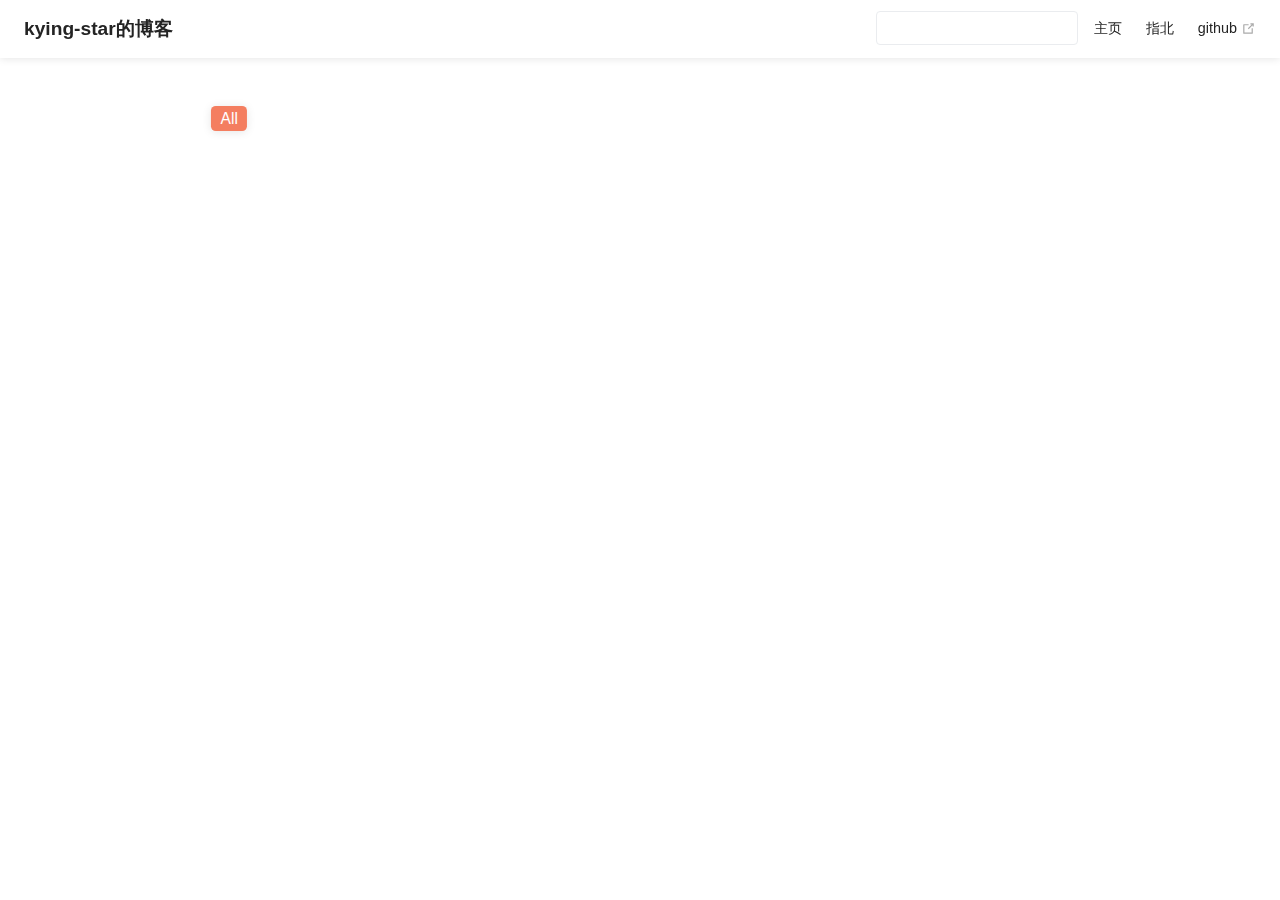
<file: tag/index.html>
<!DOCTYPE html>
<html lang="en-US">
  <head>
    <meta charset="utf-8">
    <meta name="viewport" content="width=device-width,initial-scale=1">
    <title>Tags | kying-star的博客</title>
    <meta name="generator" content="VuePress 1.5.3">
    <link rel="shortcut icon" type="image/x-icon" href="./favicon.ico">
    <meta name="description" content="记录学习">
    <link rel="preload" href="/assets/css/0.styles.da21fd89.css" as="style"><link rel="preload" href="/assets/js/app.11c61d4d.js" as="script"><link rel="preload" href="/assets/js/5.195420d9.js" as="script"><link rel="preload" href="/assets/js/1.7245ff43.js" as="script"><link rel="prefetch" href="/assets/js/10.ab5dedbd.js"><link rel="prefetch" href="/assets/js/11.ddcf0da6.js"><link rel="prefetch" href="/assets/js/12.0200d8f9.js"><link rel="prefetch" href="/assets/js/13.b8d98a82.js"><link rel="prefetch" href="/assets/js/14.3b378907.js"><link rel="prefetch" href="/assets/js/15.df0b87dc.js"><link rel="prefetch" href="/assets/js/16.83a9e9e8.js"><link rel="prefetch" href="/assets/js/17.69c5712a.js"><link rel="prefetch" href="/assets/js/18.8ac010ae.js"><link rel="prefetch" href="/assets/js/19.d2a4f416.js"><link rel="prefetch" href="/assets/js/20.27070dc3.js"><link rel="prefetch" href="/assets/js/21.bfb96de4.js"><link rel="prefetch" href="/assets/js/22.9d8da800.js"><link rel="prefetch" href="/assets/js/23.86ba936c.js"><link rel="prefetch" href="/assets/js/24.35bd49ca.js"><link rel="prefetch" href="/assets/js/25.7b7147de.js"><link rel="prefetch" href="/assets/js/26.f5223a96.js"><link rel="prefetch" href="/assets/js/27.139c6a01.js"><link rel="prefetch" href="/assets/js/28.c35180fd.js"><link rel="prefetch" href="/assets/js/29.4b5afaba.js"><link rel="prefetch" href="/assets/js/3.6ecd17d4.js"><link rel="prefetch" href="/assets/js/30.dbd46f20.js"><link rel="prefetch" href="/assets/js/31.632e6328.js"><link rel="prefetch" href="/assets/js/32.deaa5b10.js"><link rel="prefetch" href="/assets/js/33.8a50bc3f.js"><link rel="prefetch" href="/assets/js/34.8422118c.js"><link rel="prefetch" href="/assets/js/35.256c4515.js"><link rel="prefetch" href="/assets/js/36.81b2c213.js"><link rel="prefetch" href="/assets/js/37.b5c7cfbb.js"><link rel="prefetch" href="/assets/js/38.750df797.js"><link rel="prefetch" href="/assets/js/39.df0ca61b.js"><link rel="prefetch" href="/assets/js/4.322dd36f.js"><link rel="prefetch" href="/assets/js/40.d30f73c1.js"><link rel="prefetch" href="/assets/js/41.ccb30ab4.js"><link rel="prefetch" href="/assets/js/42.5568dd1f.js"><link rel="prefetch" href="/assets/js/43.d8515549.js"><link rel="prefetch" href="/assets/js/44.c4f7a574.js"><link rel="prefetch" href="/assets/js/45.67980fe2.js"><link rel="prefetch" href="/assets/js/46.e8ec82a8.js"><link rel="prefetch" href="/assets/js/47.9509d1d6.js"><link rel="prefetch" href="/assets/js/48.8f1dbae8.js"><link rel="prefetch" href="/assets/js/49.8a0ab069.js"><link rel="prefetch" href="/assets/js/50.cfca4686.js"><link rel="prefetch" href="/assets/js/51.8f93af0a.js"><link rel="prefetch" href="/assets/js/52.0878f0b6.js"><link rel="prefetch" href="/assets/js/53.9fb290ed.js"><link rel="prefetch" href="/assets/js/54.9ed3e98e.js"><link rel="prefetch" href="/assets/js/55.ac1ff6db.js"><link rel="prefetch" href="/assets/js/56.4f4a560b.js"><link rel="prefetch" href="/assets/js/57.080935e9.js"><link rel="prefetch" href="/assets/js/58.4e707c2a.js"><link rel="prefetch" href="/assets/js/59.aee1b9bf.js"><link rel="prefetch" href="/assets/js/6.6e07b235.js"><link rel="prefetch" href="/assets/js/60.69f07825.js"><link rel="prefetch" href="/assets/js/61.c9aa8a79.js"><link rel="prefetch" href="/assets/js/62.f74cbd51.js"><link rel="prefetch" href="/assets/js/63.170e9f70.js"><link rel="prefetch" href="/assets/js/7.1a67e374.js"><link rel="prefetch" href="/assets/js/8.6a5c192f.js"><link rel="prefetch" href="/assets/js/9.24a4c519.js">
    <link rel="stylesheet" href="/assets/css/0.styles.da21fd89.css">
  </head>
  <body>
    <div id="app" data-server-rendered="true"><div class="theme-container tags-wrapper no-sidebar" data-v-2d5f533b data-v-2604f3fe><div data-v-2d5f533b><div id="loader-wrapper" class="loading-wrapper" data-v-d48f4d20 data-v-2d5f533b data-v-2d5f533b><div class="loader-main" data-v-d48f4d20><div data-v-d48f4d20></div><div data-v-d48f4d20></div><div data-v-d48f4d20></div><div data-v-d48f4d20></div></div> <!----> <!----></div> <div class="password-shadow password-wrapper-out" style="display:none;" data-v-64685f0e data-v-2d5f533b data-v-2d5f533b><h3 class="title" style="display:none;" data-v-64685f0e data-v-64685f0e>kying-star的博客</h3> <!----> <label id="box" class="inputBox" style="display:none;" data-v-64685f0e data-v-64685f0e><input type="password" value="" data-v-64685f0e> <span data-v-64685f0e>Konck! Knock!</span> <button data-v-64685f0e>OK</button></label> <div class="footer" style="display:none;" data-v-64685f0e data-v-64685f0e><span data-v-64685f0e><i class="iconfont reco-theme" data-v-64685f0e></i> <a target="blank" href="https://vuepress-theme-reco.recoluan.com" data-v-64685f0e>vuePress-theme-reco</a></span> <span data-v-64685f0e><i class="iconfont reco-copyright" data-v-64685f0e></i> <a data-v-64685f0e><span data-v-64685f0e>kying-star的博客</span>
            
          <!---->
          2021
        </a></span></div></div> <div class="hide" data-v-2d5f533b><header class="navbar" data-v-2d5f533b><div class="sidebar-button"><svg xmlns="http://www.w3.org/2000/svg" aria-hidden="true" role="img" viewBox="0 0 448 512" class="icon"><path fill="currentColor" d="M436 124H12c-6.627 0-12-5.373-12-12V80c0-6.627 5.373-12 12-12h424c6.627 0 12 5.373 12 12v32c0 6.627-5.373 12-12 12zm0 160H12c-6.627 0-12-5.373-12-12v-32c0-6.627 5.373-12 12-12h424c6.627 0 12 5.373 12 12v32c0 6.627-5.373 12-12 12zm0 160H12c-6.627 0-12-5.373-12-12v-32c0-6.627 5.373-12 12-12h424c6.627 0 12 5.373 12 12v32c0 6.627-5.373 12-12 12z"></path></svg></div> <a href="/" class="home-link router-link-active"><!----> <span class="site-name">kying-star的博客</span></a> <div class="links"><div class="color-picker"><a class="color-button"><i class="iconfont reco-color"></i></a> <div class="color-picker-menu" style="display:none;"><div class="mode-options"><h4 class="title">Choose mode</h4> <ul class="color-mode-options"><li class="dark">dark</li><li class="auto active">auto</li><li class="light">light</li></ul></div></div></div> <div class="search-box"><i class="iconfont reco-search"></i> <input aria-label="Search" autocomplete="off" spellcheck="false" value=""> <!----></div> <nav class="nav-links can-hide"><div class="nav-item"><a href="/" class="nav-link"><i class="iconfont undefined"></i>
  主页
</a></div><div class="nav-item"><a href="/guide/" class="nav-link"><i class="iconfont undefined"></i>
  指北
</a></div><div class="nav-item"><a href="https://github.com/Kying-star" target="_blank" rel="noopener noreferrer" class="nav-link external"><i class="iconfont undefined"></i>
  github
  <svg xmlns="http://www.w3.org/2000/svg" aria-hidden="true" x="0px" y="0px" viewBox="0 0 100 100" width="15" height="15" class="icon outbound"><path fill="currentColor" d="M18.8,85.1h56l0,0c2.2,0,4-1.8,4-4v-32h-8v28h-48v-48h28v-8h-32l0,0c-2.2,0-4,1.8-4,4v56C14.8,83.3,16.6,85.1,18.8,85.1z"></path> <polygon fill="currentColor" points="45.7,48.7 51.3,54.3 77.2,28.5 77.2,37.2 85.2,37.2 85.2,14.9 62.8,14.9 62.8,22.9 71.5,22.9"></polygon></svg></a></div> <!----></nav></div></header> <div class="sidebar-mask" data-v-2d5f533b></div> <aside class="sidebar" data-v-2d5f533b><div class="personal-info-wrapper" data-v-ca798c94 data-v-2d5f533b><!----> <h3 class="name" data-v-ca798c94>
    kying-star的博客
  </h3> <div class="num" data-v-ca798c94><div data-v-ca798c94><h3 data-v-ca798c94>0</h3> <h6 data-v-ca798c94>Article</h6></div> <div data-v-ca798c94><h3 data-v-ca798c94>0</h3> <h6 data-v-ca798c94>Tag</h6></div></div> <hr data-v-ca798c94></div> <nav class="nav-links"><div class="nav-item"><a href="/" class="nav-link"><i class="iconfont undefined"></i>
  主页
</a></div><div class="nav-item"><a href="/guide/" class="nav-link"><i class="iconfont undefined"></i>
  指北
</a></div><div class="nav-item"><a href="https://github.com/Kying-star" target="_blank" rel="noopener noreferrer" class="nav-link external"><i class="iconfont undefined"></i>
  github
  <svg xmlns="http://www.w3.org/2000/svg" aria-hidden="true" x="0px" y="0px" viewBox="0 0 100 100" width="15" height="15" class="icon outbound"><path fill="currentColor" d="M18.8,85.1h56l0,0c2.2,0,4-1.8,4-4v-32h-8v28h-48v-48h28v-8h-32l0,0c-2.2,0-4,1.8-4,4v56C14.8,83.3,16.6,85.1,18.8,85.1z"></path> <polygon fill="currentColor" points="45.7,48.7 51.3,54.3 77.2,28.5 77.2,37.2 85.2,37.2 85.2,14.9 62.8,14.9 62.8,22.9 71.5,22.9"></polygon></svg></a></div> <!----></nav> <!----> </aside> <div class="password-shadow password-wrapper-in" style="display:none;" data-v-64685f0e data-v-2d5f533b><h3 class="title" style="display:none;" data-v-64685f0e data-v-64685f0e>Tags</h3> <!----> <label id="box" class="inputBox" style="display:none;" data-v-64685f0e data-v-64685f0e><input type="password" value="" data-v-64685f0e> <span data-v-64685f0e>Konck! Knock!</span> <button data-v-64685f0e>OK</button></label> <div class="footer" style="display:none;" data-v-64685f0e data-v-64685f0e><span data-v-64685f0e><i class="iconfont reco-theme" data-v-64685f0e></i> <a target="blank" href="https://vuepress-theme-reco.recoluan.com" data-v-64685f0e>vuePress-theme-reco</a></span> <span data-v-64685f0e><i class="iconfont reco-copyright" data-v-64685f0e></i> <a data-v-64685f0e><span data-v-64685f0e>kying-star的博客</span>
            
          <!---->
          2021
        </a></span></div></div> <div data-v-2d5f533b><div class="tags" style="display:none;" data-v-bb4232a6 data-v-2604f3fe data-v-2604f3fe><span class="active" style="background-color:#f8b26a;" data-v-bb4232a6>All</span></div> <div class="abstract-wrapper list" style="display:none;" data-v-b014bc36 data-v-2604f3fe data-v-2604f3fe></div> <div class="pagation pagation" style="display:none;" data-v-094d08e4 data-v-2604f3fe data-v-2604f3fe><div class="pagation-list" data-v-094d08e4><span unselectable="on" class="jump" style="display:none;" data-v-094d08e4>Prev</span> <span class="jump" style="display:none;" data-v-094d08e4>1</span> <span class="ellipsis" style="display:none;" data-v-094d08e4>...</span>  <span class="ellipsis" style="display:none;" data-v-094d08e4>...</span> <span class="jump" style="display:none;" data-v-094d08e4>0</span> <span class="jump" style="display:none;" data-v-094d08e4>Next</span> <span class="jumppoint" data-v-094d08e4>Jump To</span> <span class="jumpinp" data-v-094d08e4><input type="text" value="" data-v-094d08e4></span> <span class="jump gobtn" data-v-094d08e4>Go</span></div></div></div></div></div></div><div class="global-ui"><div class="back-to-ceiling" style="right:1rem;bottom:6rem;width:2.5rem;height:2.5rem;border-radius:.25rem;line-height:2.5rem;display:none;" data-v-c6073ba8 data-v-c6073ba8><svg t="1574745035067" viewBox="0 0 1024 1024" version="1.1" xmlns="http://www.w3.org/2000/svg" p-id="5404" class="icon" data-v-c6073ba8><path d="M526.60727968 10.90185116a27.675 27.675 0 0 0-29.21455937 0c-131.36607665 82.28402758-218.69155461 228.01873535-218.69155402 394.07834331a462.20625001 462.20625001 0 0 0 5.36959153 69.94390903c1.00431239 6.55289093-0.34802892 13.13561351-3.76865779 18.80351572-32.63518765 54.11355614-51.75690182 118.55860487-51.7569018 187.94566865a371.06718723 371.06718723 0 0 0 11.50484808 91.98906777c6.53300375 25.50556257 41.68394495 28.14064038 52.69160883 4.22606766 17.37162448-37.73630017 42.14135425-72.50938081 72.80769204-103.21549295 2.18761121 3.04276886 4.15646224 6.24463696 6.40373557 9.22774369a1871.4375 1871.4375 0 0 0 140.04691725 5.34970492 1866.36093723 1866.36093723 0 0 0 140.04691723-5.34970492c2.24727335-2.98310674 4.21612437-6.18497483 6.3937923-9.2178004 30.66633723 30.70611158 55.4360664 65.4791928 72.80769147 103.21549355 11.00766384 23.91457269 46.15860503 21.27949489 52.69160879-4.22606768a371.15156223 371.15156223 0 0 0 11.514792-91.99901164c0-69.36717486-19.13165746-133.82216804-51.75690182-187.92578088-3.42062944-5.66790279-4.76302748-12.26056868-3.76865837-18.80351632a462.20625001 462.20625001 0 0 0 5.36959269-69.943909c-0.00994388-166.08943902-87.32547796-311.81420293-218.6915546-394.09823051zM605.93803103 357.87693858a93.93749974 93.93749974 0 1 1-187.89594924 6.1e-7 93.93749974 93.93749974 0 0 1 187.89594924-6.1e-7z" p-id="5405" data-v-c6073ba8></path><path d="M429.50777625 765.63860547C429.50777625 803.39355007 466.44236686 1000.39046097 512.00932183 1000.39046097c45.56695499 0 82.4922232-197.00623328 82.5015456-234.7518555 0-37.75494459-36.9345906-68.35043303-82.4922232-68.34111062-45.57627738-0.00932239-82.52019037 30.59548842-82.51086798 68.34111062z" p-id="5406" data-v-c6073ba8></path></svg></div></div></div>
    <script src="/assets/js/app.11c61d4d.js" defer></script><script src="/assets/js/5.195420d9.js" defer></script><script src="/assets/js/1.7245ff43.js" defer></script>
  </body>
</html>
</file>
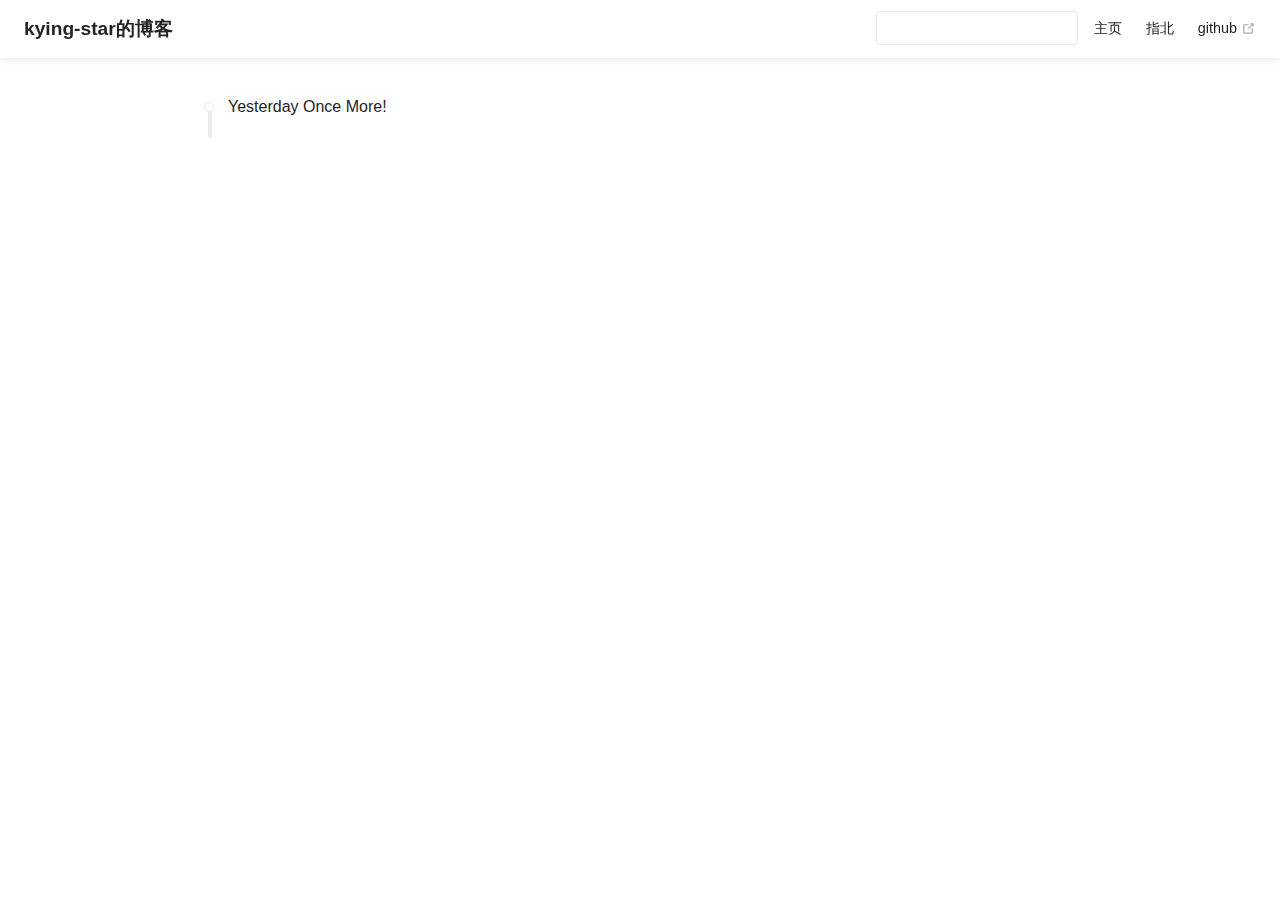
<file: timeline/index.html>
<!DOCTYPE html>
<html lang="en-US">
  <head>
    <meta charset="utf-8">
    <meta name="viewport" content="width=device-width,initial-scale=1">
    <title>Timeline | kying-star的博客</title>
    <meta name="generator" content="VuePress 1.5.3">
    <link rel="shortcut icon" type="image/x-icon" href="./favicon.ico">
    <meta name="description" content="记录学习">
    <link rel="preload" href="/assets/css/0.styles.da21fd89.css" as="style"><link rel="preload" href="/assets/js/app.11c61d4d.js" as="script"><link rel="preload" href="/assets/js/9.24a4c519.js" as="script"><link rel="preload" href="/assets/js/1.7245ff43.js" as="script"><link rel="prefetch" href="/assets/js/10.ab5dedbd.js"><link rel="prefetch" href="/assets/js/11.ddcf0da6.js"><link rel="prefetch" href="/assets/js/12.0200d8f9.js"><link rel="prefetch" href="/assets/js/13.b8d98a82.js"><link rel="prefetch" href="/assets/js/14.3b378907.js"><link rel="prefetch" href="/assets/js/15.df0b87dc.js"><link rel="prefetch" href="/assets/js/16.83a9e9e8.js"><link rel="prefetch" href="/assets/js/17.69c5712a.js"><link rel="prefetch" href="/assets/js/18.8ac010ae.js"><link rel="prefetch" href="/assets/js/19.d2a4f416.js"><link rel="prefetch" href="/assets/js/20.27070dc3.js"><link rel="prefetch" href="/assets/js/21.bfb96de4.js"><link rel="prefetch" href="/assets/js/22.9d8da800.js"><link rel="prefetch" href="/assets/js/23.86ba936c.js"><link rel="prefetch" href="/assets/js/24.35bd49ca.js"><link rel="prefetch" href="/assets/js/25.7b7147de.js"><link rel="prefetch" href="/assets/js/26.f5223a96.js"><link rel="prefetch" href="/assets/js/27.139c6a01.js"><link rel="prefetch" href="/assets/js/28.c35180fd.js"><link rel="prefetch" href="/assets/js/29.4b5afaba.js"><link rel="prefetch" href="/assets/js/3.6ecd17d4.js"><link rel="prefetch" href="/assets/js/30.dbd46f20.js"><link rel="prefetch" href="/assets/js/31.632e6328.js"><link rel="prefetch" href="/assets/js/32.deaa5b10.js"><link rel="prefetch" href="/assets/js/33.8a50bc3f.js"><link rel="prefetch" href="/assets/js/34.8422118c.js"><link rel="prefetch" href="/assets/js/35.256c4515.js"><link rel="prefetch" href="/assets/js/36.81b2c213.js"><link rel="prefetch" href="/assets/js/37.b5c7cfbb.js"><link rel="prefetch" href="/assets/js/38.750df797.js"><link rel="prefetch" href="/assets/js/39.df0ca61b.js"><link rel="prefetch" href="/assets/js/4.322dd36f.js"><link rel="prefetch" href="/assets/js/40.d30f73c1.js"><link rel="prefetch" href="/assets/js/41.ccb30ab4.js"><link rel="prefetch" href="/assets/js/42.5568dd1f.js"><link rel="prefetch" href="/assets/js/43.d8515549.js"><link rel="prefetch" href="/assets/js/44.c4f7a574.js"><link rel="prefetch" href="/assets/js/45.67980fe2.js"><link rel="prefetch" href="/assets/js/46.e8ec82a8.js"><link rel="prefetch" href="/assets/js/47.9509d1d6.js"><link rel="prefetch" href="/assets/js/48.8f1dbae8.js"><link rel="prefetch" href="/assets/js/49.8a0ab069.js"><link rel="prefetch" href="/assets/js/5.195420d9.js"><link rel="prefetch" href="/assets/js/50.cfca4686.js"><link rel="prefetch" href="/assets/js/51.8f93af0a.js"><link rel="prefetch" href="/assets/js/52.0878f0b6.js"><link rel="prefetch" href="/assets/js/53.9fb290ed.js"><link rel="prefetch" href="/assets/js/54.9ed3e98e.js"><link rel="prefetch" href="/assets/js/55.ac1ff6db.js"><link rel="prefetch" href="/assets/js/56.4f4a560b.js"><link rel="prefetch" href="/assets/js/57.080935e9.js"><link rel="prefetch" href="/assets/js/58.4e707c2a.js"><link rel="prefetch" href="/assets/js/59.aee1b9bf.js"><link rel="prefetch" href="/assets/js/6.6e07b235.js"><link rel="prefetch" href="/assets/js/60.69f07825.js"><link rel="prefetch" href="/assets/js/61.c9aa8a79.js"><link rel="prefetch" href="/assets/js/62.f74cbd51.js"><link rel="prefetch" href="/assets/js/63.170e9f70.js"><link rel="prefetch" href="/assets/js/7.1a67e374.js"><link rel="prefetch" href="/assets/js/8.6a5c192f.js">
    <link rel="stylesheet" href="/assets/css/0.styles.da21fd89.css">
  </head>
  <body>
    <div id="app" data-server-rendered="true"><div class="theme-container timeline-wrapper no-sidebar" data-v-2d5f533b data-v-1eea6600><div data-v-2d5f533b><div id="loader-wrapper" class="loading-wrapper" data-v-d48f4d20 data-v-2d5f533b data-v-2d5f533b><div class="loader-main" data-v-d48f4d20><div data-v-d48f4d20></div><div data-v-d48f4d20></div><div data-v-d48f4d20></div><div data-v-d48f4d20></div></div> <!----> <!----></div> <div class="password-shadow password-wrapper-out" style="display:none;" data-v-64685f0e data-v-2d5f533b data-v-2d5f533b><h3 class="title" style="display:none;" data-v-64685f0e data-v-64685f0e>kying-star的博客</h3> <!----> <label id="box" class="inputBox" style="display:none;" data-v-64685f0e data-v-64685f0e><input type="password" value="" data-v-64685f0e> <span data-v-64685f0e>Konck! Knock!</span> <button data-v-64685f0e>OK</button></label> <div class="footer" style="display:none;" data-v-64685f0e data-v-64685f0e><span data-v-64685f0e><i class="iconfont reco-theme" data-v-64685f0e></i> <a target="blank" href="https://vuepress-theme-reco.recoluan.com" data-v-64685f0e>vuePress-theme-reco</a></span> <span data-v-64685f0e><i class="iconfont reco-copyright" data-v-64685f0e></i> <a data-v-64685f0e><span data-v-64685f0e>kying-star的博客</span>
            
          <!---->
          2021
        </a></span></div></div> <div class="hide" data-v-2d5f533b><header class="navbar" data-v-2d5f533b><div class="sidebar-button"><svg xmlns="http://www.w3.org/2000/svg" aria-hidden="true" role="img" viewBox="0 0 448 512" class="icon"><path fill="currentColor" d="M436 124H12c-6.627 0-12-5.373-12-12V80c0-6.627 5.373-12 12-12h424c6.627 0 12 5.373 12 12v32c0 6.627-5.373 12-12 12zm0 160H12c-6.627 0-12-5.373-12-12v-32c0-6.627 5.373-12 12-12h424c6.627 0 12 5.373 12 12v32c0 6.627-5.373 12-12 12zm0 160H12c-6.627 0-12-5.373-12-12v-32c0-6.627 5.373-12 12-12h424c6.627 0 12 5.373 12 12v32c0 6.627-5.373 12-12 12z"></path></svg></div> <a href="/" class="home-link router-link-active"><!----> <span class="site-name">kying-star的博客</span></a> <div class="links"><div class="color-picker"><a class="color-button"><i class="iconfont reco-color"></i></a> <div class="color-picker-menu" style="display:none;"><div class="mode-options"><h4 class="title">Choose mode</h4> <ul class="color-mode-options"><li class="dark">dark</li><li class="auto active">auto</li><li class="light">light</li></ul></div></div></div> <div class="search-box"><i class="iconfont reco-search"></i> <input aria-label="Search" autocomplete="off" spellcheck="false" value=""> <!----></div> <nav class="nav-links can-hide"><div class="nav-item"><a href="/" class="nav-link"><i class="iconfont undefined"></i>
  主页
</a></div><div class="nav-item"><a href="/guide/" class="nav-link"><i class="iconfont undefined"></i>
  指北
</a></div><div class="nav-item"><a href="https://github.com/Kying-star" target="_blank" rel="noopener noreferrer" class="nav-link external"><i class="iconfont undefined"></i>
  github
  <svg xmlns="http://www.w3.org/2000/svg" aria-hidden="true" x="0px" y="0px" viewBox="0 0 100 100" width="15" height="15" class="icon outbound"><path fill="currentColor" d="M18.8,85.1h56l0,0c2.2,0,4-1.8,4-4v-32h-8v28h-48v-48h28v-8h-32l0,0c-2.2,0-4,1.8-4,4v56C14.8,83.3,16.6,85.1,18.8,85.1z"></path> <polygon fill="currentColor" points="45.7,48.7 51.3,54.3 77.2,28.5 77.2,37.2 85.2,37.2 85.2,14.9 62.8,14.9 62.8,22.9 71.5,22.9"></polygon></svg></a></div> <!----></nav></div></header> <div class="sidebar-mask" data-v-2d5f533b></div> <aside class="sidebar" data-v-2d5f533b><div class="personal-info-wrapper" data-v-ca798c94 data-v-2d5f533b><!----> <h3 class="name" data-v-ca798c94>
    kying-star的博客
  </h3> <div class="num" data-v-ca798c94><div data-v-ca798c94><h3 data-v-ca798c94>0</h3> <h6 data-v-ca798c94>Article</h6></div> <div data-v-ca798c94><h3 data-v-ca798c94>0</h3> <h6 data-v-ca798c94>Tag</h6></div></div> <hr data-v-ca798c94></div> <nav class="nav-links"><div class="nav-item"><a href="/" class="nav-link"><i class="iconfont undefined"></i>
  主页
</a></div><div class="nav-item"><a href="/guide/" class="nav-link"><i class="iconfont undefined"></i>
  指北
</a></div><div class="nav-item"><a href="https://github.com/Kying-star" target="_blank" rel="noopener noreferrer" class="nav-link external"><i class="iconfont undefined"></i>
  github
  <svg xmlns="http://www.w3.org/2000/svg" aria-hidden="true" x="0px" y="0px" viewBox="0 0 100 100" width="15" height="15" class="icon outbound"><path fill="currentColor" d="M18.8,85.1h56l0,0c2.2,0,4-1.8,4-4v-32h-8v28h-48v-48h28v-8h-32l0,0c-2.2,0-4,1.8-4,4v56C14.8,83.3,16.6,85.1,18.8,85.1z"></path> <polygon fill="currentColor" points="45.7,48.7 51.3,54.3 77.2,28.5 77.2,37.2 85.2,37.2 85.2,14.9 62.8,14.9 62.8,22.9 71.5,22.9"></polygon></svg></a></div> <!----></nav> <!----> </aside> <div class="password-shadow password-wrapper-in" style="display:none;" data-v-64685f0e data-v-2d5f533b><h3 class="title" style="display:none;" data-v-64685f0e data-v-64685f0e>Timeline</h3> <!----> <label id="box" class="inputBox" style="display:none;" data-v-64685f0e data-v-64685f0e><input type="password" value="" data-v-64685f0e> <span data-v-64685f0e>Konck! Knock!</span> <button data-v-64685f0e>OK</button></label> <div class="footer" style="display:none;" data-v-64685f0e data-v-64685f0e><span data-v-64685f0e><i class="iconfont reco-theme" data-v-64685f0e></i> <a target="blank" href="https://vuepress-theme-reco.recoluan.com" data-v-64685f0e>vuePress-theme-reco</a></span> <span data-v-64685f0e><i class="iconfont reco-copyright" data-v-64685f0e></i> <a data-v-64685f0e><span data-v-64685f0e>kying-star的博客</span>
            
          <!---->
          2021
        </a></span></div></div> <div data-v-2d5f533b><ul class="timeline-content" data-v-2d5f533b data-v-1eea6600><li class="desc" style="display:none;" data-v-1eea6600 data-v-1eea6600>Yesterday Once More!</li> </ul></div></div></div></div><div class="global-ui"><div class="back-to-ceiling" style="right:1rem;bottom:6rem;width:2.5rem;height:2.5rem;border-radius:.25rem;line-height:2.5rem;display:none;" data-v-c6073ba8 data-v-c6073ba8><svg t="1574745035067" viewBox="0 0 1024 1024" version="1.1" xmlns="http://www.w3.org/2000/svg" p-id="5404" class="icon" data-v-c6073ba8><path d="M526.60727968 10.90185116a27.675 27.675 0 0 0-29.21455937 0c-131.36607665 82.28402758-218.69155461 228.01873535-218.69155402 394.07834331a462.20625001 462.20625001 0 0 0 5.36959153 69.94390903c1.00431239 6.55289093-0.34802892 13.13561351-3.76865779 18.80351572-32.63518765 54.11355614-51.75690182 118.55860487-51.7569018 187.94566865a371.06718723 371.06718723 0 0 0 11.50484808 91.98906777c6.53300375 25.50556257 41.68394495 28.14064038 52.69160883 4.22606766 17.37162448-37.73630017 42.14135425-72.50938081 72.80769204-103.21549295 2.18761121 3.04276886 4.15646224 6.24463696 6.40373557 9.22774369a1871.4375 1871.4375 0 0 0 140.04691725 5.34970492 1866.36093723 1866.36093723 0 0 0 140.04691723-5.34970492c2.24727335-2.98310674 4.21612437-6.18497483 6.3937923-9.2178004 30.66633723 30.70611158 55.4360664 65.4791928 72.80769147 103.21549355 11.00766384 23.91457269 46.15860503 21.27949489 52.69160879-4.22606768a371.15156223 371.15156223 0 0 0 11.514792-91.99901164c0-69.36717486-19.13165746-133.82216804-51.75690182-187.92578088-3.42062944-5.66790279-4.76302748-12.26056868-3.76865837-18.80351632a462.20625001 462.20625001 0 0 0 5.36959269-69.943909c-0.00994388-166.08943902-87.32547796-311.81420293-218.6915546-394.09823051zM605.93803103 357.87693858a93.93749974 93.93749974 0 1 1-187.89594924 6.1e-7 93.93749974 93.93749974 0 0 1 187.89594924-6.1e-7z" p-id="5405" data-v-c6073ba8></path><path d="M429.50777625 765.63860547C429.50777625 803.39355007 466.44236686 1000.39046097 512.00932183 1000.39046097c45.56695499 0 82.4922232-197.00623328 82.5015456-234.7518555 0-37.75494459-36.9345906-68.35043303-82.4922232-68.34111062-45.57627738-0.00932239-82.52019037 30.59548842-82.51086798 68.34111062z" p-id="5406" data-v-c6073ba8></path></svg></div></div></div>
    <script src="/assets/js/app.11c61d4d.js" defer></script><script src="/assets/js/9.24a4c519.js" defer></script><script src="/assets/js/1.7245ff43.js" defer></script>
  </body>
</html>
</file>
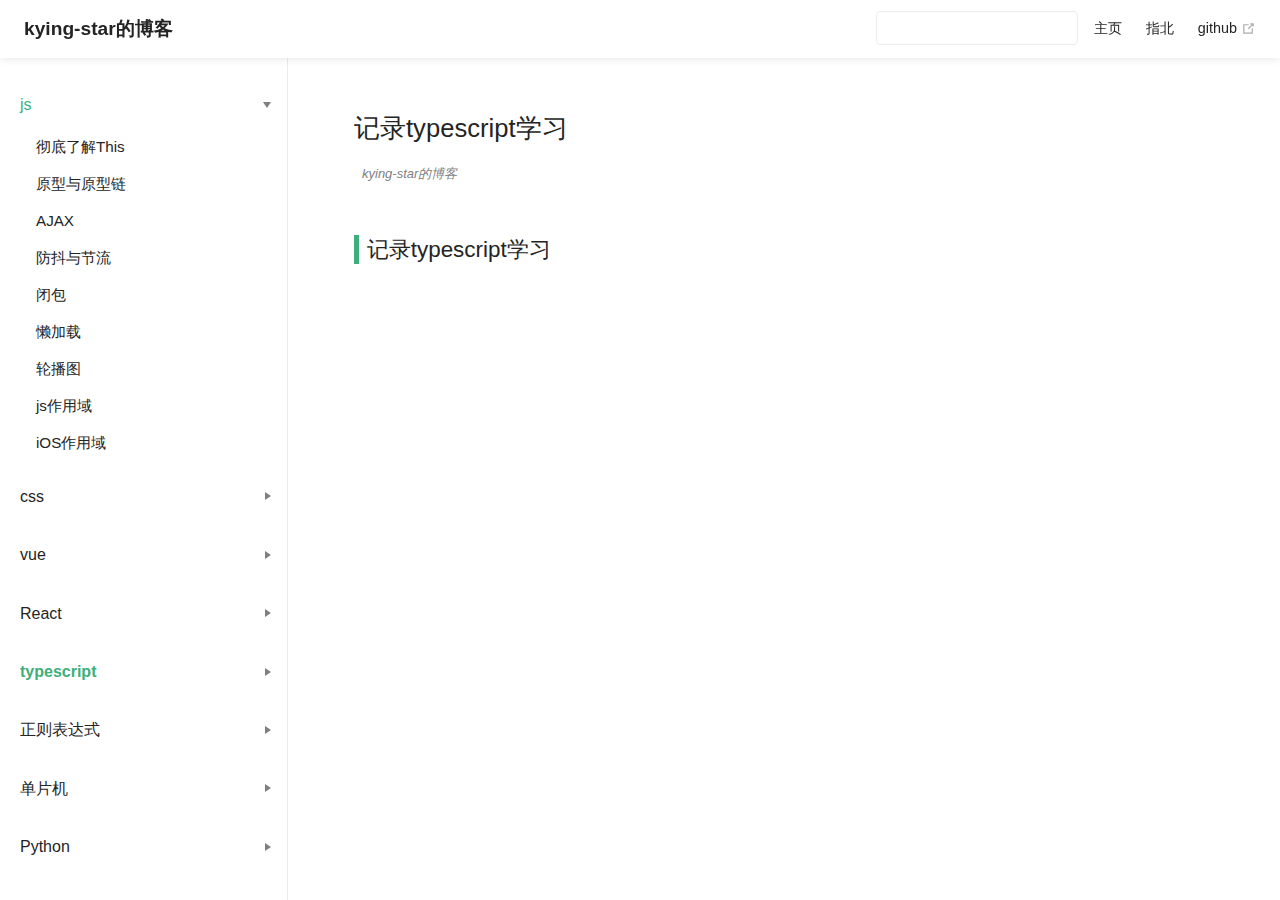
<file: typescript/index.html>
<!DOCTYPE html>
<html lang="en-US">
  <head>
    <meta charset="utf-8">
    <meta name="viewport" content="width=device-width,initial-scale=1">
    <title>记录typescript学习 | kying-star的博客</title>
    <meta name="generator" content="VuePress 1.5.3">
    <link rel="shortcut icon" type="image/x-icon" href="./favicon.ico">
    <meta name="description" content="记录学习">
    <link rel="preload" href="/assets/css/0.styles.da21fd89.css" as="style"><link rel="preload" href="/assets/js/app.11c61d4d.js" as="script"><link rel="preload" href="/assets/js/3.6ecd17d4.js" as="script"><link rel="preload" href="/assets/js/1.7245ff43.js" as="script"><link rel="preload" href="/assets/js/47.9509d1d6.js" as="script"><link rel="prefetch" href="/assets/js/10.ab5dedbd.js"><link rel="prefetch" href="/assets/js/11.ddcf0da6.js"><link rel="prefetch" href="/assets/js/12.0200d8f9.js"><link rel="prefetch" href="/assets/js/13.b8d98a82.js"><link rel="prefetch" href="/assets/js/14.3b378907.js"><link rel="prefetch" href="/assets/js/15.df0b87dc.js"><link rel="prefetch" href="/assets/js/16.83a9e9e8.js"><link rel="prefetch" href="/assets/js/17.69c5712a.js"><link rel="prefetch" href="/assets/js/18.8ac010ae.js"><link rel="prefetch" href="/assets/js/19.d2a4f416.js"><link rel="prefetch" href="/assets/js/20.27070dc3.js"><link rel="prefetch" href="/assets/js/21.bfb96de4.js"><link rel="prefetch" href="/assets/js/22.9d8da800.js"><link rel="prefetch" href="/assets/js/23.86ba936c.js"><link rel="prefetch" href="/assets/js/24.35bd49ca.js"><link rel="prefetch" href="/assets/js/25.7b7147de.js"><link rel="prefetch" href="/assets/js/26.f5223a96.js"><link rel="prefetch" href="/assets/js/27.139c6a01.js"><link rel="prefetch" href="/assets/js/28.c35180fd.js"><link rel="prefetch" href="/assets/js/29.4b5afaba.js"><link rel="prefetch" href="/assets/js/30.dbd46f20.js"><link rel="prefetch" href="/assets/js/31.632e6328.js"><link rel="prefetch" href="/assets/js/32.deaa5b10.js"><link rel="prefetch" href="/assets/js/33.8a50bc3f.js"><link rel="prefetch" href="/assets/js/34.8422118c.js"><link rel="prefetch" href="/assets/js/35.256c4515.js"><link rel="prefetch" href="/assets/js/36.81b2c213.js"><link rel="prefetch" href="/assets/js/37.b5c7cfbb.js"><link rel="prefetch" href="/assets/js/38.750df797.js"><link rel="prefetch" href="/assets/js/39.df0ca61b.js"><link rel="prefetch" href="/assets/js/4.322dd36f.js"><link rel="prefetch" href="/assets/js/40.d30f73c1.js"><link rel="prefetch" href="/assets/js/41.ccb30ab4.js"><link rel="prefetch" href="/assets/js/42.5568dd1f.js"><link rel="prefetch" href="/assets/js/43.d8515549.js"><link rel="prefetch" href="/assets/js/44.c4f7a574.js"><link rel="prefetch" href="/assets/js/45.67980fe2.js"><link rel="prefetch" href="/assets/js/46.e8ec82a8.js"><link rel="prefetch" href="/assets/js/48.8f1dbae8.js"><link rel="prefetch" href="/assets/js/49.8a0ab069.js"><link rel="prefetch" href="/assets/js/5.195420d9.js"><link rel="prefetch" href="/assets/js/50.cfca4686.js"><link rel="prefetch" href="/assets/js/51.8f93af0a.js"><link rel="prefetch" href="/assets/js/52.0878f0b6.js"><link rel="prefetch" href="/assets/js/53.9fb290ed.js"><link rel="prefetch" href="/assets/js/54.9ed3e98e.js"><link rel="prefetch" href="/assets/js/55.ac1ff6db.js"><link rel="prefetch" href="/assets/js/56.4f4a560b.js"><link rel="prefetch" href="/assets/js/57.080935e9.js"><link rel="prefetch" href="/assets/js/58.4e707c2a.js"><link rel="prefetch" href="/assets/js/59.aee1b9bf.js"><link rel="prefetch" href="/assets/js/6.6e07b235.js"><link rel="prefetch" href="/assets/js/60.69f07825.js"><link rel="prefetch" href="/assets/js/61.c9aa8a79.js"><link rel="prefetch" href="/assets/js/62.f74cbd51.js"><link rel="prefetch" href="/assets/js/63.170e9f70.js"><link rel="prefetch" href="/assets/js/7.1a67e374.js"><link rel="prefetch" href="/assets/js/8.6a5c192f.js"><link rel="prefetch" href="/assets/js/9.24a4c519.js">
    <link rel="stylesheet" href="/assets/css/0.styles.da21fd89.css">
  </head>
  <body>
    <div id="app" data-server-rendered="true"><div class="theme-container" data-v-2d5f533b><div data-v-2d5f533b><div id="loader-wrapper" class="loading-wrapper" data-v-d48f4d20 data-v-2d5f533b data-v-2d5f533b><div class="loader-main" data-v-d48f4d20><div data-v-d48f4d20></div><div data-v-d48f4d20></div><div data-v-d48f4d20></div><div data-v-d48f4d20></div></div> <!----> <!----></div> <div class="password-shadow password-wrapper-out" style="display:none;" data-v-64685f0e data-v-2d5f533b data-v-2d5f533b><h3 class="title" style="display:none;" data-v-64685f0e data-v-64685f0e>kying-star的博客</h3> <!----> <label id="box" class="inputBox" style="display:none;" data-v-64685f0e data-v-64685f0e><input type="password" value="" data-v-64685f0e> <span data-v-64685f0e>Konck! Knock!</span> <button data-v-64685f0e>OK</button></label> <div class="footer" style="display:none;" data-v-64685f0e data-v-64685f0e><span data-v-64685f0e><i class="iconfont reco-theme" data-v-64685f0e></i> <a target="blank" href="https://vuepress-theme-reco.recoluan.com" data-v-64685f0e>vuePress-theme-reco</a></span> <span data-v-64685f0e><i class="iconfont reco-copyright" data-v-64685f0e></i> <a data-v-64685f0e><span data-v-64685f0e>kying-star的博客</span>
            
          <!---->
          2021
        </a></span></div></div> <div class="hide" data-v-2d5f533b><header class="navbar" data-v-2d5f533b><div class="sidebar-button"><svg xmlns="http://www.w3.org/2000/svg" aria-hidden="true" role="img" viewBox="0 0 448 512" class="icon"><path fill="currentColor" d="M436 124H12c-6.627 0-12-5.373-12-12V80c0-6.627 5.373-12 12-12h424c6.627 0 12 5.373 12 12v32c0 6.627-5.373 12-12 12zm0 160H12c-6.627 0-12-5.373-12-12v-32c0-6.627 5.373-12 12-12h424c6.627 0 12 5.373 12 12v32c0 6.627-5.373 12-12 12zm0 160H12c-6.627 0-12-5.373-12-12v-32c0-6.627 5.373-12 12-12h424c6.627 0 12 5.373 12 12v32c0 6.627-5.373 12-12 12z"></path></svg></div> <a href="/" class="home-link router-link-active"><!----> <span class="site-name">kying-star的博客</span></a> <div class="links"><div class="color-picker"><a class="color-button"><i class="iconfont reco-color"></i></a> <div class="color-picker-menu" style="display:none;"><div class="mode-options"><h4 class="title">Choose mode</h4> <ul class="color-mode-options"><li class="dark">dark</li><li class="auto active">auto</li><li class="light">light</li></ul></div></div></div> <div class="search-box"><i class="iconfont reco-search"></i> <input aria-label="Search" autocomplete="off" spellcheck="false" value=""> <!----></div> <nav class="nav-links can-hide"><div class="nav-item"><a href="/" class="nav-link"><i class="iconfont undefined"></i>
  主页
</a></div><div class="nav-item"><a href="/guide/" class="nav-link"><i class="iconfont undefined"></i>
  指北
</a></div><div class="nav-item"><a href="https://github.com/Kying-star" target="_blank" rel="noopener noreferrer" class="nav-link external"><i class="iconfont undefined"></i>
  github
  <svg xmlns="http://www.w3.org/2000/svg" aria-hidden="true" x="0px" y="0px" viewBox="0 0 100 100" width="15" height="15" class="icon outbound"><path fill="currentColor" d="M18.8,85.1h56l0,0c2.2,0,4-1.8,4-4v-32h-8v28h-48v-48h28v-8h-32l0,0c-2.2,0-4,1.8-4,4v56C14.8,83.3,16.6,85.1,18.8,85.1z"></path> <polygon fill="currentColor" points="45.7,48.7 51.3,54.3 77.2,28.5 77.2,37.2 85.2,37.2 85.2,14.9 62.8,14.9 62.8,22.9 71.5,22.9"></polygon></svg></a></div> <!----></nav></div></header> <div class="sidebar-mask" data-v-2d5f533b></div> <aside class="sidebar" data-v-2d5f533b><div class="personal-info-wrapper" data-v-ca798c94 data-v-2d5f533b><!----> <h3 class="name" data-v-ca798c94>
    kying-star的博客
  </h3> <div class="num" data-v-ca798c94><div data-v-ca798c94><h3 data-v-ca798c94>0</h3> <h6 data-v-ca798c94>Article</h6></div> <div data-v-ca798c94><h3 data-v-ca798c94>0</h3> <h6 data-v-ca798c94>Tag</h6></div></div> <hr data-v-ca798c94></div> <nav class="nav-links"><div class="nav-item"><a href="/" class="nav-link"><i class="iconfont undefined"></i>
  主页
</a></div><div class="nav-item"><a href="/guide/" class="nav-link"><i class="iconfont undefined"></i>
  指北
</a></div><div class="nav-item"><a href="https://github.com/Kying-star" target="_blank" rel="noopener noreferrer" class="nav-link external"><i class="iconfont undefined"></i>
  github
  <svg xmlns="http://www.w3.org/2000/svg" aria-hidden="true" x="0px" y="0px" viewBox="0 0 100 100" width="15" height="15" class="icon outbound"><path fill="currentColor" d="M18.8,85.1h56l0,0c2.2,0,4-1.8,4-4v-32h-8v28h-48v-48h28v-8h-32l0,0c-2.2,0-4,1.8-4,4v56C14.8,83.3,16.6,85.1,18.8,85.1z"></path> <polygon fill="currentColor" points="45.7,48.7 51.3,54.3 77.2,28.5 77.2,37.2 85.2,37.2 85.2,14.9 62.8,14.9 62.8,22.9 71.5,22.9"></polygon></svg></a></div> <!----></nav> <ul class="sidebar-links"><li><section class="sidebar-group collapsable depth-0"><a href="/js/" class="sidebar-heading clickable open"><span>js</span> <span class="arrow down"></span></a> <ul class="sidebar-links sidebar-group-items"><li><a href="/js/彻底了解This.html" class="sidebar-link">彻底了解This</a></li><li><a href="/js/原型与原型链.html" class="sidebar-link">原型与原型链</a></li><li><a href="/js/AJAX.html" class="sidebar-link">AJAX</a></li><li><a href="/js/防抖与节流.html" class="sidebar-link">防抖与节流</a></li><li><a href="/js/高阶函数.html" class="sidebar-link">闭包</a></li><li><a href="/js/懒加载.html" class="sidebar-link">懒加载</a></li><li><a href="/js/轮播图.html" class="sidebar-link">轮播图</a></li><li><a href="/js/js作用域.html" class="sidebar-link">js作用域</a></li><li><a href="/js/ios作用域.html" class="sidebar-link">iOS作用域</a></li></ul></section></li><li><section class="sidebar-group collapsable depth-0"><a href="/css/" class="sidebar-heading clickable"><span>css</span> <span class="arrow right"></span></a> <!----></section></li><li><section class="sidebar-group collapsable depth-0"><a href="/vue/" class="sidebar-heading clickable"><span>vue</span> <span class="arrow right"></span></a> <!----></section></li><li><section class="sidebar-group collapsable depth-0"><a href="/react/" class="sidebar-heading clickable"><span>React</span> <span class="arrow right"></span></a> <!----></section></li><li><section class="sidebar-group collapsable depth-0"><a href="/typescript/" aria-current="page" class="sidebar-heading clickable router-link-exact-active router-link-active active"><span>typescript</span> <span class="arrow right"></span></a> <!----></section></li><li><section class="sidebar-group collapsable depth-0"><a href="/regex/" class="sidebar-heading clickable"><span>正则表达式</span> <span class="arrow right"></span></a> <!----></section></li><li><section class="sidebar-group collapsable depth-0"><a href="/mpu/" class="sidebar-heading clickable"><span>单片机</span> <span class="arrow right"></span></a> <!----></section></li><li><section class="sidebar-group collapsable depth-0"><a href="/Python/" class="sidebar-heading clickable"><span>Python</span> <span class="arrow right"></span></a> <!----></section></li></ul> </aside> <div class="password-shadow password-wrapper-in" style="display:none;" data-v-64685f0e data-v-2d5f533b><h3 class="title" style="display:none;" data-v-64685f0e data-v-64685f0e></h3> <!----> <label id="box" class="inputBox" style="display:none;" data-v-64685f0e data-v-64685f0e><input type="password" value="" data-v-64685f0e> <span data-v-64685f0e>Konck! Knock!</span> <button data-v-64685f0e>OK</button></label> <div class="footer" style="display:none;" data-v-64685f0e data-v-64685f0e><span data-v-64685f0e><i class="iconfont reco-theme" data-v-64685f0e></i> <a target="blank" href="https://vuepress-theme-reco.recoluan.com" data-v-64685f0e>vuePress-theme-reco</a></span> <span data-v-64685f0e><i class="iconfont reco-copyright" data-v-64685f0e></i> <a data-v-64685f0e><span data-v-64685f0e>kying-star的博客</span>
            
          <!---->
          2021
        </a></span></div></div> <div data-v-2d5f533b><main class="page" style="padding-right:0;"><div class="page-title" style="display:none;"><h1 class="title">记录typescript学习</h1> <div data-v-3b7f5bdf><i class="iconfont reco-account" data-v-3b7f5bdf><span data-v-3b7f5bdf>kying-star的博客</span></i> <!----> <!----> <!----></div></div> <div class="theme-reco-content content__default" style="display:none;"><h2 id="记录typescript学习"><a href="#记录typescript学习" class="header-anchor">#</a> 记录typescript学习</h2></div> <footer class="page-edit" style="display:none;"><!----> <!----></footer> <!----> <!----> <!----></main> <!----></div></div></div></div><div class="global-ui"><div class="back-to-ceiling" style="right:1rem;bottom:6rem;width:2.5rem;height:2.5rem;border-radius:.25rem;line-height:2.5rem;display:none;" data-v-c6073ba8 data-v-c6073ba8><svg t="1574745035067" viewBox="0 0 1024 1024" version="1.1" xmlns="http://www.w3.org/2000/svg" p-id="5404" class="icon" data-v-c6073ba8><path d="M526.60727968 10.90185116a27.675 27.675 0 0 0-29.21455937 0c-131.36607665 82.28402758-218.69155461 228.01873535-218.69155402 394.07834331a462.20625001 462.20625001 0 0 0 5.36959153 69.94390903c1.00431239 6.55289093-0.34802892 13.13561351-3.76865779 18.80351572-32.63518765 54.11355614-51.75690182 118.55860487-51.7569018 187.94566865a371.06718723 371.06718723 0 0 0 11.50484808 91.98906777c6.53300375 25.50556257 41.68394495 28.14064038 52.69160883 4.22606766 17.37162448-37.73630017 42.14135425-72.50938081 72.80769204-103.21549295 2.18761121 3.04276886 4.15646224 6.24463696 6.40373557 9.22774369a1871.4375 1871.4375 0 0 0 140.04691725 5.34970492 1866.36093723 1866.36093723 0 0 0 140.04691723-5.34970492c2.24727335-2.98310674 4.21612437-6.18497483 6.3937923-9.2178004 30.66633723 30.70611158 55.4360664 65.4791928 72.80769147 103.21549355 11.00766384 23.91457269 46.15860503 21.27949489 52.69160879-4.22606768a371.15156223 371.15156223 0 0 0 11.514792-91.99901164c0-69.36717486-19.13165746-133.82216804-51.75690182-187.92578088-3.42062944-5.66790279-4.76302748-12.26056868-3.76865837-18.80351632a462.20625001 462.20625001 0 0 0 5.36959269-69.943909c-0.00994388-166.08943902-87.32547796-311.81420293-218.6915546-394.09823051zM605.93803103 357.87693858a93.93749974 93.93749974 0 1 1-187.89594924 6.1e-7 93.93749974 93.93749974 0 0 1 187.89594924-6.1e-7z" p-id="5405" data-v-c6073ba8></path><path d="M429.50777625 765.63860547C429.50777625 803.39355007 466.44236686 1000.39046097 512.00932183 1000.39046097c45.56695499 0 82.4922232-197.00623328 82.5015456-234.7518555 0-37.75494459-36.9345906-68.35043303-82.4922232-68.34111062-45.57627738-0.00932239-82.52019037 30.59548842-82.51086798 68.34111062z" p-id="5406" data-v-c6073ba8></path></svg></div></div></div>
    <script src="/assets/js/app.11c61d4d.js" defer></script><script src="/assets/js/3.6ecd17d4.js" defer></script><script src="/assets/js/1.7245ff43.js" defer></script><script src="/assets/js/47.9509d1d6.js" defer></script>
  </body>
</html>
</file>
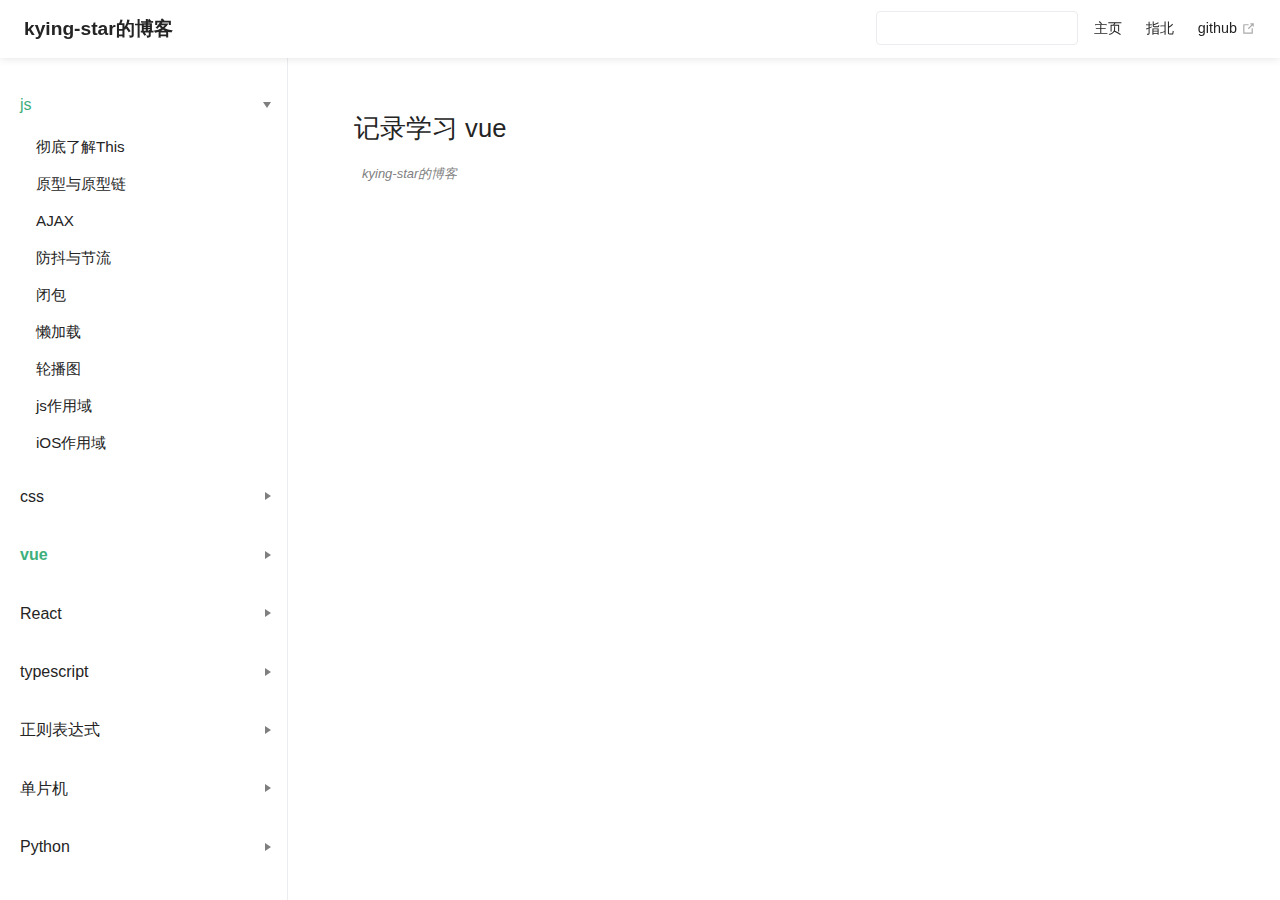
<file: vue/index.html>
<!DOCTYPE html>
<html lang="en-US">
  <head>
    <meta charset="utf-8">
    <meta name="viewport" content="width=device-width,initial-scale=1">
    <title>记录学习 vue | kying-star的博客</title>
    <meta name="generator" content="VuePress 1.5.3">
    <link rel="shortcut icon" type="image/x-icon" href="./favicon.ico">
    <meta name="description" content="记录学习">
    <link rel="preload" href="/assets/css/0.styles.da21fd89.css" as="style"><link rel="preload" href="/assets/js/app.11c61d4d.js" as="script"><link rel="preload" href="/assets/js/3.6ecd17d4.js" as="script"><link rel="preload" href="/assets/js/1.7245ff43.js" as="script"><link rel="preload" href="/assets/js/56.4f4a560b.js" as="script"><link rel="prefetch" href="/assets/js/10.ab5dedbd.js"><link rel="prefetch" href="/assets/js/11.ddcf0da6.js"><link rel="prefetch" href="/assets/js/12.0200d8f9.js"><link rel="prefetch" href="/assets/js/13.b8d98a82.js"><link rel="prefetch" href="/assets/js/14.3b378907.js"><link rel="prefetch" href="/assets/js/15.df0b87dc.js"><link rel="prefetch" href="/assets/js/16.83a9e9e8.js"><link rel="prefetch" href="/assets/js/17.69c5712a.js"><link rel="prefetch" href="/assets/js/18.8ac010ae.js"><link rel="prefetch" href="/assets/js/19.d2a4f416.js"><link rel="prefetch" href="/assets/js/20.27070dc3.js"><link rel="prefetch" href="/assets/js/21.bfb96de4.js"><link rel="prefetch" href="/assets/js/22.9d8da800.js"><link rel="prefetch" href="/assets/js/23.86ba936c.js"><link rel="prefetch" href="/assets/js/24.35bd49ca.js"><link rel="prefetch" href="/assets/js/25.7b7147de.js"><link rel="prefetch" href="/assets/js/26.f5223a96.js"><link rel="prefetch" href="/assets/js/27.139c6a01.js"><link rel="prefetch" href="/assets/js/28.c35180fd.js"><link rel="prefetch" href="/assets/js/29.4b5afaba.js"><link rel="prefetch" href="/assets/js/30.dbd46f20.js"><link rel="prefetch" href="/assets/js/31.632e6328.js"><link rel="prefetch" href="/assets/js/32.deaa5b10.js"><link rel="prefetch" href="/assets/js/33.8a50bc3f.js"><link rel="prefetch" href="/assets/js/34.8422118c.js"><link rel="prefetch" href="/assets/js/35.256c4515.js"><link rel="prefetch" href="/assets/js/36.81b2c213.js"><link rel="prefetch" href="/assets/js/37.b5c7cfbb.js"><link rel="prefetch" href="/assets/js/38.750df797.js"><link rel="prefetch" href="/assets/js/39.df0ca61b.js"><link rel="prefetch" href="/assets/js/4.322dd36f.js"><link rel="prefetch" href="/assets/js/40.d30f73c1.js"><link rel="prefetch" href="/assets/js/41.ccb30ab4.js"><link rel="prefetch" href="/assets/js/42.5568dd1f.js"><link rel="prefetch" href="/assets/js/43.d8515549.js"><link rel="prefetch" href="/assets/js/44.c4f7a574.js"><link rel="prefetch" href="/assets/js/45.67980fe2.js"><link rel="prefetch" href="/assets/js/46.e8ec82a8.js"><link rel="prefetch" href="/assets/js/47.9509d1d6.js"><link rel="prefetch" href="/assets/js/48.8f1dbae8.js"><link rel="prefetch" href="/assets/js/49.8a0ab069.js"><link rel="prefetch" href="/assets/js/5.195420d9.js"><link rel="prefetch" href="/assets/js/50.cfca4686.js"><link rel="prefetch" href="/assets/js/51.8f93af0a.js"><link rel="prefetch" href="/assets/js/52.0878f0b6.js"><link rel="prefetch" href="/assets/js/53.9fb290ed.js"><link rel="prefetch" href="/assets/js/54.9ed3e98e.js"><link rel="prefetch" href="/assets/js/55.ac1ff6db.js"><link rel="prefetch" href="/assets/js/57.080935e9.js"><link rel="prefetch" href="/assets/js/58.4e707c2a.js"><link rel="prefetch" href="/assets/js/59.aee1b9bf.js"><link rel="prefetch" href="/assets/js/6.6e07b235.js"><link rel="prefetch" href="/assets/js/60.69f07825.js"><link rel="prefetch" href="/assets/js/61.c9aa8a79.js"><link rel="prefetch" href="/assets/js/62.f74cbd51.js"><link rel="prefetch" href="/assets/js/63.170e9f70.js"><link rel="prefetch" href="/assets/js/7.1a67e374.js"><link rel="prefetch" href="/assets/js/8.6a5c192f.js"><link rel="prefetch" href="/assets/js/9.24a4c519.js">
    <link rel="stylesheet" href="/assets/css/0.styles.da21fd89.css">
  </head>
  <body>
    <div id="app" data-server-rendered="true"><div class="theme-container" data-v-2d5f533b><div data-v-2d5f533b><div id="loader-wrapper" class="loading-wrapper" data-v-d48f4d20 data-v-2d5f533b data-v-2d5f533b><div class="loader-main" data-v-d48f4d20><div data-v-d48f4d20></div><div data-v-d48f4d20></div><div data-v-d48f4d20></div><div data-v-d48f4d20></div></div> <!----> <!----></div> <div class="password-shadow password-wrapper-out" style="display:none;" data-v-64685f0e data-v-2d5f533b data-v-2d5f533b><h3 class="title" style="display:none;" data-v-64685f0e data-v-64685f0e>kying-star的博客</h3> <!----> <label id="box" class="inputBox" style="display:none;" data-v-64685f0e data-v-64685f0e><input type="password" value="" data-v-64685f0e> <span data-v-64685f0e>Konck! Knock!</span> <button data-v-64685f0e>OK</button></label> <div class="footer" style="display:none;" data-v-64685f0e data-v-64685f0e><span data-v-64685f0e><i class="iconfont reco-theme" data-v-64685f0e></i> <a target="blank" href="https://vuepress-theme-reco.recoluan.com" data-v-64685f0e>vuePress-theme-reco</a></span> <span data-v-64685f0e><i class="iconfont reco-copyright" data-v-64685f0e></i> <a data-v-64685f0e><span data-v-64685f0e>kying-star的博客</span>
            
          <!---->
          2021
        </a></span></div></div> <div class="hide" data-v-2d5f533b><header class="navbar" data-v-2d5f533b><div class="sidebar-button"><svg xmlns="http://www.w3.org/2000/svg" aria-hidden="true" role="img" viewBox="0 0 448 512" class="icon"><path fill="currentColor" d="M436 124H12c-6.627 0-12-5.373-12-12V80c0-6.627 5.373-12 12-12h424c6.627 0 12 5.373 12 12v32c0 6.627-5.373 12-12 12zm0 160H12c-6.627 0-12-5.373-12-12v-32c0-6.627 5.373-12 12-12h424c6.627 0 12 5.373 12 12v32c0 6.627-5.373 12-12 12zm0 160H12c-6.627 0-12-5.373-12-12v-32c0-6.627 5.373-12 12-12h424c6.627 0 12 5.373 12 12v32c0 6.627-5.373 12-12 12z"></path></svg></div> <a href="/" class="home-link router-link-active"><!----> <span class="site-name">kying-star的博客</span></a> <div class="links"><div class="color-picker"><a class="color-button"><i class="iconfont reco-color"></i></a> <div class="color-picker-menu" style="display:none;"><div class="mode-options"><h4 class="title">Choose mode</h4> <ul class="color-mode-options"><li class="dark">dark</li><li class="auto active">auto</li><li class="light">light</li></ul></div></div></div> <div class="search-box"><i class="iconfont reco-search"></i> <input aria-label="Search" autocomplete="off" spellcheck="false" value=""> <!----></div> <nav class="nav-links can-hide"><div class="nav-item"><a href="/" class="nav-link"><i class="iconfont undefined"></i>
  主页
</a></div><div class="nav-item"><a href="/guide/" class="nav-link"><i class="iconfont undefined"></i>
  指北
</a></div><div class="nav-item"><a href="https://github.com/Kying-star" target="_blank" rel="noopener noreferrer" class="nav-link external"><i class="iconfont undefined"></i>
  github
  <svg xmlns="http://www.w3.org/2000/svg" aria-hidden="true" x="0px" y="0px" viewBox="0 0 100 100" width="15" height="15" class="icon outbound"><path fill="currentColor" d="M18.8,85.1h56l0,0c2.2,0,4-1.8,4-4v-32h-8v28h-48v-48h28v-8h-32l0,0c-2.2,0-4,1.8-4,4v56C14.8,83.3,16.6,85.1,18.8,85.1z"></path> <polygon fill="currentColor" points="45.7,48.7 51.3,54.3 77.2,28.5 77.2,37.2 85.2,37.2 85.2,14.9 62.8,14.9 62.8,22.9 71.5,22.9"></polygon></svg></a></div> <!----></nav></div></header> <div class="sidebar-mask" data-v-2d5f533b></div> <aside class="sidebar" data-v-2d5f533b><div class="personal-info-wrapper" data-v-ca798c94 data-v-2d5f533b><!----> <h3 class="name" data-v-ca798c94>
    kying-star的博客
  </h3> <div class="num" data-v-ca798c94><div data-v-ca798c94><h3 data-v-ca798c94>0</h3> <h6 data-v-ca798c94>Article</h6></div> <div data-v-ca798c94><h3 data-v-ca798c94>0</h3> <h6 data-v-ca798c94>Tag</h6></div></div> <hr data-v-ca798c94></div> <nav class="nav-links"><div class="nav-item"><a href="/" class="nav-link"><i class="iconfont undefined"></i>
  主页
</a></div><div class="nav-item"><a href="/guide/" class="nav-link"><i class="iconfont undefined"></i>
  指北
</a></div><div class="nav-item"><a href="https://github.com/Kying-star" target="_blank" rel="noopener noreferrer" class="nav-link external"><i class="iconfont undefined"></i>
  github
  <svg xmlns="http://www.w3.org/2000/svg" aria-hidden="true" x="0px" y="0px" viewBox="0 0 100 100" width="15" height="15" class="icon outbound"><path fill="currentColor" d="M18.8,85.1h56l0,0c2.2,0,4-1.8,4-4v-32h-8v28h-48v-48h28v-8h-32l0,0c-2.2,0-4,1.8-4,4v56C14.8,83.3,16.6,85.1,18.8,85.1z"></path> <polygon fill="currentColor" points="45.7,48.7 51.3,54.3 77.2,28.5 77.2,37.2 85.2,37.2 85.2,14.9 62.8,14.9 62.8,22.9 71.5,22.9"></polygon></svg></a></div> <!----></nav> <ul class="sidebar-links"><li><section class="sidebar-group collapsable depth-0"><a href="/js/" class="sidebar-heading clickable open"><span>js</span> <span class="arrow down"></span></a> <ul class="sidebar-links sidebar-group-items"><li><a href="/js/彻底了解This.html" class="sidebar-link">彻底了解This</a></li><li><a href="/js/原型与原型链.html" class="sidebar-link">原型与原型链</a></li><li><a href="/js/AJAX.html" class="sidebar-link">AJAX</a></li><li><a href="/js/防抖与节流.html" class="sidebar-link">防抖与节流</a></li><li><a href="/js/高阶函数.html" class="sidebar-link">闭包</a></li><li><a href="/js/懒加载.html" class="sidebar-link">懒加载</a></li><li><a href="/js/轮播图.html" class="sidebar-link">轮播图</a></li><li><a href="/js/js作用域.html" class="sidebar-link">js作用域</a></li><li><a href="/js/ios作用域.html" class="sidebar-link">iOS作用域</a></li></ul></section></li><li><section class="sidebar-group collapsable depth-0"><a href="/css/" class="sidebar-heading clickable"><span>css</span> <span class="arrow right"></span></a> <!----></section></li><li><section class="sidebar-group collapsable depth-0"><a href="/vue/" aria-current="page" class="sidebar-heading clickable router-link-exact-active router-link-active active"><span>vue</span> <span class="arrow right"></span></a> <!----></section></li><li><section class="sidebar-group collapsable depth-0"><a href="/react/" class="sidebar-heading clickable"><span>React</span> <span class="arrow right"></span></a> <!----></section></li><li><section class="sidebar-group collapsable depth-0"><a href="/typescript/" class="sidebar-heading clickable"><span>typescript</span> <span class="arrow right"></span></a> <!----></section></li><li><section class="sidebar-group collapsable depth-0"><a href="/regex/" class="sidebar-heading clickable"><span>正则表达式</span> <span class="arrow right"></span></a> <!----></section></li><li><section class="sidebar-group collapsable depth-0"><a href="/mpu/" class="sidebar-heading clickable"><span>单片机</span> <span class="arrow right"></span></a> <!----></section></li><li><section class="sidebar-group collapsable depth-0"><a href="/Python/" class="sidebar-heading clickable"><span>Python</span> <span class="arrow right"></span></a> <!----></section></li></ul> </aside> <div class="password-shadow password-wrapper-in" style="display:none;" data-v-64685f0e data-v-2d5f533b><h3 class="title" style="display:none;" data-v-64685f0e data-v-64685f0e></h3> <!----> <label id="box" class="inputBox" style="display:none;" data-v-64685f0e data-v-64685f0e><input type="password" value="" data-v-64685f0e> <span data-v-64685f0e>Konck! Knock!</span> <button data-v-64685f0e>OK</button></label> <div class="footer" style="display:none;" data-v-64685f0e data-v-64685f0e><span data-v-64685f0e><i class="iconfont reco-theme" data-v-64685f0e></i> <a target="blank" href="https://vuepress-theme-reco.recoluan.com" data-v-64685f0e>vuePress-theme-reco</a></span> <span data-v-64685f0e><i class="iconfont reco-copyright" data-v-64685f0e></i> <a data-v-64685f0e><span data-v-64685f0e>kying-star的博客</span>
            
          <!---->
          2021
        </a></span></div></div> <div data-v-2d5f533b><main class="page" style="padding-right:0;"><div class="page-title" style="display:none;"><h1 class="title">记录学习 vue</h1> <div data-v-3b7f5bdf><i class="iconfont reco-account" data-v-3b7f5bdf><span data-v-3b7f5bdf>kying-star的博客</span></i> <!----> <!----> <!----></div></div> <div class="theme-reco-content content__default" style="display:none;"><h1 id="记录学习-vue"><a href="#记录学习-vue" class="header-anchor">#</a> 记录学习 vue</h1></div> <footer class="page-edit" style="display:none;"><!----> <!----></footer> <!----> <!----> <!----></main> <!----></div></div></div></div><div class="global-ui"><div class="back-to-ceiling" style="right:1rem;bottom:6rem;width:2.5rem;height:2.5rem;border-radius:.25rem;line-height:2.5rem;display:none;" data-v-c6073ba8 data-v-c6073ba8><svg t="1574745035067" viewBox="0 0 1024 1024" version="1.1" xmlns="http://www.w3.org/2000/svg" p-id="5404" class="icon" data-v-c6073ba8><path d="M526.60727968 10.90185116a27.675 27.675 0 0 0-29.21455937 0c-131.36607665 82.28402758-218.69155461 228.01873535-218.69155402 394.07834331a462.20625001 462.20625001 0 0 0 5.36959153 69.94390903c1.00431239 6.55289093-0.34802892 13.13561351-3.76865779 18.80351572-32.63518765 54.11355614-51.75690182 118.55860487-51.7569018 187.94566865a371.06718723 371.06718723 0 0 0 11.50484808 91.98906777c6.53300375 25.50556257 41.68394495 28.14064038 52.69160883 4.22606766 17.37162448-37.73630017 42.14135425-72.50938081 72.80769204-103.21549295 2.18761121 3.04276886 4.15646224 6.24463696 6.40373557 9.22774369a1871.4375 1871.4375 0 0 0 140.04691725 5.34970492 1866.36093723 1866.36093723 0 0 0 140.04691723-5.34970492c2.24727335-2.98310674 4.21612437-6.18497483 6.3937923-9.2178004 30.66633723 30.70611158 55.4360664 65.4791928 72.80769147 103.21549355 11.00766384 23.91457269 46.15860503 21.27949489 52.69160879-4.22606768a371.15156223 371.15156223 0 0 0 11.514792-91.99901164c0-69.36717486-19.13165746-133.82216804-51.75690182-187.92578088-3.42062944-5.66790279-4.76302748-12.26056868-3.76865837-18.80351632a462.20625001 462.20625001 0 0 0 5.36959269-69.943909c-0.00994388-166.08943902-87.32547796-311.81420293-218.6915546-394.09823051zM605.93803103 357.87693858a93.93749974 93.93749974 0 1 1-187.89594924 6.1e-7 93.93749974 93.93749974 0 0 1 187.89594924-6.1e-7z" p-id="5405" data-v-c6073ba8></path><path d="M429.50777625 765.63860547C429.50777625 803.39355007 466.44236686 1000.39046097 512.00932183 1000.39046097c45.56695499 0 82.4922232-197.00623328 82.5015456-234.7518555 0-37.75494459-36.9345906-68.35043303-82.4922232-68.34111062-45.57627738-0.00932239-82.52019037 30.59548842-82.51086798 68.34111062z" p-id="5406" data-v-c6073ba8></path></svg></div></div></div>
    <script src="/assets/js/app.11c61d4d.js" defer></script><script src="/assets/js/3.6ecd17d4.js" defer></script><script src="/assets/js/1.7245ff43.js" defer></script><script src="/assets/js/56.4f4a560b.js" defer></script>
  </body>
</html>
</file>
<file: assets/css/0.styles.da21fd89.css>
.medium-zoom-overlay{z-index:100}.medium-zoom-overlay~img{z-index:101}.back-to-ceiling[data-v-c6073ba8]{background-color:#fff;background-color:var(--background-color);box-shadow:0 1px 6px 0 rgba(0,0,0,.2);box-shadow:var(--box-shadow);position:fixed;display:inline-block;text-align:center;cursor:pointer}.back-to-ceiling[data-v-c6073ba8]::hover{background:#d5dbe7}.back-to-ceiling .icon[data-v-c6073ba8]{position:absolute;top:0;bottom:0;left:0;right:0;margin:auto;width:26px;height:26px;fill:#3eaf7c}.fade-enter-active[data-v-c6073ba8],.fade-leave-active[data-v-c6073ba8]{transition:all .5s}.fade-enter[data-v-c6073ba8],.fade-leave-to[data-v-c6073ba8]{opacity:0;transform:translateY(120px)}#loader-wrapper[data-v-d48f4d20]{height:100vh;width:100vw;background:#fff;background:var(--background-color)}#loader-wrapper .loader-main[data-v-d48f4d20]{position:fixed;width:120px;height:50px;top:45%;left:50%;z-index:555;transform:translate(-50%)}#loader-wrapper .loader-main div[data-v-d48f4d20]:nth-child(2){-webkit-animation:pacman-balls-data-v-d48f4d20 1s linear 0s infinite;animation:pacman-balls-data-v-d48f4d20 1s linear 0s infinite}#loader-wrapper .loader-main div[data-v-d48f4d20]:nth-child(3){-webkit-animation:pacman-balls-data-v-d48f4d20 1s linear .33s infinite;animation:pacman-balls-data-v-d48f4d20 1s linear .33s infinite}#loader-wrapper .loader-main div[data-v-d48f4d20]:nth-child(4){-webkit-animation:pacman-balls-data-v-d48f4d20 1s linear .66s infinite;animation:pacman-balls-data-v-d48f4d20 1s linear .66s infinite}#loader-wrapper .loader-main div[data-v-d48f4d20]:nth-child(5){-webkit-animation:pacman-balls-data-v-d48f4d20 1s linear .99s infinite;animation:pacman-balls-data-v-d48f4d20 1s linear .99s infinite}#loader-wrapper .loader-main div[data-v-d48f4d20]:first-of-type{width:0;height:0;border:25px solid #3eaf7c;border-right-color:transparent;border-radius:25px;-webkit-animation:rotate_pacman_half_up-data-v-d48f4d20 .5s 0s infinite;animation:rotate_pacman_half_up-data-v-d48f4d20 .5s 0s infinite}#loader-wrapper .loader-main div[data-v-d48f4d20]:nth-child(2){width:0;height:0;border:25px solid #3eaf7c;border-right-color:transparent;border-radius:25px;-webkit-animation:rotate_pacman_half_down-data-v-d48f4d20 .5s 0s infinite;animation:rotate_pacman_half_down-data-v-d48f4d20 .5s 0s infinite;margin-top:-50px}#loader-wrapper .loader-main div[data-v-d48f4d20]:nth-child(3),#loader-wrapper .loader-main div[data-v-d48f4d20]:nth-child(4),#loader-wrapper .loader-main div[data-v-d48f4d20]:nth-child(5),#loader-wrapper .loader-main div[data-v-d48f4d20]:nth-child(6){background-color:#3eaf7c;width:15px;height:15px;border-radius:100%;margin:2px;width:10px;height:10px;position:absolute;transform:translateY(-6.25px);top:25px;left:100px}#loader-wrapper .title[data-v-d48f4d20]{margin:8rem auto 2rem;font-size:30px}#loader-wrapper .description[data-v-d48f4d20],#loader-wrapper .title[data-v-d48f4d20]{text-align:center;color:#242424;color:var(--text-color);box-sizing:border-box;padding:0 10px;text-shadow:0 2px 10px rgba(0,0,0,.2)}#loader-wrapper .description[data-v-d48f4d20]{margin:auto;font-size:22px}@-webkit-keyframes pacman-balls-data-v-d48f4d20{75%{opacity:.7}to{transform:translate(-100px,-6.25px)}}@keyframes pacman-balls-data-v-d48f4d20{75%{opacity:.7}to{transform:translate(-100px,-6.25px)}}@-webkit-keyframes rotate_pacman_half_up-data-v-d48f4d20{0%{transform:rotate(270deg)}50%{transform:rotate(1turn)}to{transform:rotate(270deg)}}@keyframes rotate_pacman_half_up-data-v-d48f4d20{0%{transform:rotate(270deg)}50%{transform:rotate(1turn)}to{transform:rotate(270deg)}}@-webkit-keyframes rotate_pacman_half_down-data-v-d48f4d20{0%{transform:rotate(90deg)}50%{transform:rotate(0deg)}to{transform:rotate(90deg)}}@keyframes rotate_pacman_half_down-data-v-d48f4d20{0%{transform:rotate(90deg)}50%{transform:rotate(0deg)}to{transform:rotate(90deg)}}.pagation[data-v-094d08e4]{font-weight:700;text-align:center;color:#888;color:var(--text-color);margin:20px auto 0;background:#f2f2f2;background:var(--background-color)}.pagation .pagation-list[data-v-094d08e4]{font-size:0;line-height:50px;-webkit-touch-callout:none;-webkit-user-select:none;-moz-user-select:none;-ms-user-select:none;user-select:none}.pagation .pagation-list span[data-v-094d08e4]{font-size:14px}.pagation .pagation-list span.jump[data-v-094d08e4],.pagation .pagation-list span.jumpinp input[data-v-094d08e4]{box-shadow:var(--box-shadow);border:1px solid var(--border-color)!important;border:1px solid #ccc}.pagation .pagation-list span.jump[data-v-094d08e4]{padding:5px 8px;border-radius:4px;cursor:pointer;margin-left:5px}.pagation .pagation-list span.jumpinp input[data-v-094d08e4]{width:55px;height:26px;background-color:var(--background-color);font-size:13px;border-radius:4px;text-align:center;outline:none}.pagation .pagation-list span.bgprimary[data-v-094d08e4]{cursor:default;color:#fff;background:#3eaf7c;border-color:#3eaf7c}.pagation .pagation-list span.ellipsis[data-v-094d08e4]{padding:0 8px}.pagation .pagation-list span.jumppoint[data-v-094d08e4]{margin:0 10px 0 30px}.valine-wrapper #valine.v .vbtn{color:#2c3e50;color:var(--text-color);border:1px solid #eaecef;border-color:var(--border-color)}.valine-wrapper #valine.v .vbtn:hover{color:#3eaf7c;border-color:#3eaf7c}.valine-wrapper #valine.v .vwrap{background:rgba(27,31,35,.05);background:var(--code-color);border:1px solid #eaecef;border-color:var(--border-color)}.valine-wrapper #valine.v .vwrap .vheader .vinput{border-bottom:1px dashed var(--border-color)}.valine-wrapper #valine.v .vwrap .vheader .vinput:focus{border-bottom-color:#3eaf7c}.valine-wrapper #valine.v .vwrap .vheader .vinput:-internal-autofill-selected{background-color:var(--code-color)!important}.valine-wrapper #valine.v .vinfo{padding-left:.6rem}.valine-wrapper #valine.v .vcard .vquote{margin-left:0;border-left:none}.valine-wrapper #valine.v .vcard .vimg{width:2.8rem;height:2.8rem;border-radius:.25rem;border:none}.valine-wrapper #valine.v .vcard .vhead .vnick{color:#3eaf7c}.valine-wrapper #valine.v .vcard .vhead .vnick:before{background:#3eaf7c}.valine-wrapper #valine.v .vh{border-bottom:none}.valine-wrapper #valine.v .vh .vhead .vsys{color:#3eaf7c;color:var(--text-color);background:rgba(27,31,35,.05);background:var(--code-color)}.valine-wrapper #valine.v .vh .vmeta{margin-bottom:1rem}.valine-wrapper #valine.v .vh .vmeta .vat{margin-right:.3rem;background:rgba(27,31,35,.05);background:var(--code-color);border-radius:.25rem;padding:0 .4rem;color:var(--text-color);border:1px solid #eaecef;border-color:var(--border-color)}.valine-wrapper #valine.v .vh .vmeta .vat:hover{color:#3eaf7c;border-color:#3eaf7c}.valine-wrapper #valine.v .vh .vcontent{background:rgba(27,31,35,.05);background:var(--code-color);border-radius:.25rem;margin:0 .3rem;padding:.1rem .6rem .05rem}.valine-wrapper #valine.v .vh .vcontent p .at{color:#3eaf7c}.valine-wrapper #valine.v .vh .vcontent.expand:before{z-index:1;background:linear-gradient(180deg,hsla(0,0%,100%,0),#fff);background:linear-gradient(180deg,hsla(0,0%,100%,0),var(--background-color))}.valine-wrapper #valine.v .vh .vcontent.expand:after{color:#3eaf7c;color:var(--text-color);background:#fff;background:var(--background-color)}.valine-wrapper #valine.v .info{padding-right:.6rem}.valine-wrapper #valine.v .vbtn,.valine-wrapper #valine.v code,.valine-wrapper #valine.v pre{background:var(--background-color);color:var(--text-color)}.valine-wrapper #valine.v a{color:#3eaf7c}.valine-wrapper #valine.v a:before{background:#3eaf7c}

/*!
 * vssue - A vue-powered issue-based comment plugin
 *
 * @version v0.7.5
 * @link https://vssue.js.org
 * @license MIT
 * @copyright 2018-2019 meteorlxy
 */.vssue{color:#2c3e50}@media screen and (max-width:576px){.vssue .vssue-new-comment .vssue-new-comment-body{margin-left:60px}}@media screen and (min-width:577px){.vssue .vssue-new-comment .vssue-new-comment-body{margin-left:70px}}@media screen and (max-width:576px){.vssue .vssue-new-comment .vssue-new-comment-footer{text-align:center}.vssue .vssue-new-comment .vssue-new-comment-footer .vssue-new-comment-operations{margin-top:10px}}@media screen and (min-width:577px){.vssue .vssue-new-comment .vssue-new-comment-footer{margin-left:70px;text-align:right}.vssue .vssue-new-comment .vssue-new-comment-footer .vssue-current-user{float:left}}@media screen and (max-width:576px){.vssue .vssue-comments .vssue-comment .vssue-comment-body{margin-left:60px}}@media screen and (min-width:577px){.vssue .vssue-comments .vssue-comment .vssue-comment-body{margin-left:70px}}@media screen and (max-width:576px){.vssue .vssue-pagination{flex-direction:column;justify-content:center;text-align:center}}@media screen and (max-width:576px){.vssue .vssue-pagination .vssue-pagination-page{margin-top:10px}}@media screen and (min-width:577px){.vssue .vssue-pagination .vssue-pagination-page{text-align:right}}@font-face{font-family:octicons-link;src:url([data-uri]) format("woff")}.markdown-body{-ms-text-size-adjust:100%;-webkit-text-size-adjust:100%;color:#24292e;font-family:-apple-system,BlinkMacSystemFont,Segoe UI,Helvetica,Arial,sans-serif,Apple Color Emoji,Segoe UI Emoji,Segoe UI Symbol;font-size:16px;line-height:1.5;word-wrap:break-word}.markdown-body .pl-c{color:#6a737d}.markdown-body .pl-c1,.markdown-body .pl-s .pl-v{color:#005cc5}.markdown-body .pl-e,.markdown-body .pl-en{color:#6f42c1}.markdown-body .pl-s .pl-s1,.markdown-body .pl-smi{color:#24292e}.markdown-body .pl-ent{color:#22863a}.markdown-body .pl-k{color:#d73a49}.markdown-body .pl-pds,.markdown-body .pl-s,.markdown-body .pl-s .pl-pse .pl-s1,.markdown-body .pl-sr,.markdown-body .pl-sr .pl-cce,.markdown-body .pl-sr .pl-sra,.markdown-body .pl-sr .pl-sre{color:#032f62}.markdown-body .pl-smw,.markdown-body .pl-v{color:#e36209}.markdown-body .pl-bu{color:#b31d28}.markdown-body .pl-ii{color:#fafbfc;background-color:#b31d28}.markdown-body .pl-c2{color:#fafbfc;background-color:#d73a49}.markdown-body .pl-c2:before{content:"^M"}.markdown-body .pl-sr .pl-cce{font-weight:700;color:#22863a}.markdown-body .pl-ml{color:#735c0f}.markdown-body .pl-mh,.markdown-body .pl-mh .pl-en,.markdown-body .pl-ms{font-weight:700;color:#005cc5}.markdown-body .pl-mi{font-style:italic;color:#24292e}.markdown-body .pl-mb{font-weight:700;color:#24292e}.markdown-body .pl-md{color:#b31d28;background-color:#ffeef0}.markdown-body .pl-mi1{color:#22863a;background-color:#f0fff4}.markdown-body .pl-mc{color:#e36209;background-color:#ffebda}.markdown-body .pl-mi2{color:#f6f8fa;background-color:#005cc5}.markdown-body .pl-mdr{font-weight:700;color:#6f42c1}.markdown-body .pl-ba{color:#586069}.markdown-body .pl-sg{color:#959da5}.markdown-body .pl-corl{text-decoration:underline;color:#032f62}.markdown-body .octicon{display:inline-block;vertical-align:text-top;fill:currentColor}.markdown-body a{background-color:transparent}.markdown-body a:active,.markdown-body a:hover{outline-width:0}.markdown-body strong{font-weight:inherit;font-weight:bolder}.markdown-body h1{margin:.67em 0}.markdown-body img{border-style:none}.markdown-body code,.markdown-body kbd,.markdown-body pre{font-family:monospace,monospace;font-size:1em}.markdown-body hr{box-sizing:content-box;overflow:visible}.markdown-body input{font:inherit;margin:0;overflow:visible}.markdown-body [type=checkbox]{box-sizing:border-box;padding:0}.markdown-body *{box-sizing:border-box}.markdown-body input{font-family:inherit;font-size:inherit;line-height:inherit}.markdown-body a{color:#0366d6;text-decoration:none}.markdown-body a:hover{text-decoration:underline}.markdown-body strong{font-weight:600}.markdown-body hr{height:0;margin:15px 0;overflow:hidden;background:transparent;border-bottom:1px solid #dfe2e5}.markdown-body hr:after,.markdown-body hr:before{display:table;content:""}.markdown-body hr:after{clear:both}.markdown-body table{border-spacing:0;border-collapse:collapse}.markdown-body td,.markdown-body th{padding:0}.markdown-body h1,.markdown-body h2,.markdown-body h3,.markdown-body h4,.markdown-body h5,.markdown-body h6{margin-top:0;margin-bottom:0}.markdown-body h1{font-size:32px;font-weight:600}.markdown-body h2{font-size:24px;font-weight:600}.markdown-body h3{font-size:20px;font-weight:600}.markdown-body h4{font-size:16px;font-weight:600}.markdown-body h5{font-size:14px;font-weight:600}.markdown-body h6{font-size:12px;font-weight:600}.markdown-body p{margin-top:0;margin-bottom:10px}.markdown-body blockquote{margin:0}.markdown-body ol,.markdown-body ul{padding-left:0;margin-top:0;margin-bottom:0}.markdown-body ol ol,.markdown-body ul ol{list-style-type:lower-roman}.markdown-body ol ol ol,.markdown-body ol ul ol,.markdown-body ul ol ol,.markdown-body ul ul ol{list-style-type:lower-alpha}.markdown-body dd{margin-left:0}.markdown-body code,.markdown-body pre{font-family:SFMono-Regular,Consolas,Liberation Mono,Menlo,Courier,monospace;font-size:12px}.markdown-body pre{margin-top:0;margin-bottom:0}.markdown-body .octicon{vertical-align:text-bottom}.markdown-body .pl-0{padding-left:0!important}.markdown-body .pl-1{padding-left:4px!important}.markdown-body .pl-2{padding-left:8px!important}.markdown-body .pl-3{padding-left:16px!important}.markdown-body .pl-4{padding-left:24px!important}.markdown-body .pl-5{padding-left:32px!important}.markdown-body .pl-6{padding-left:40px!important}.markdown-body:after,.markdown-body:before{display:table;content:""}.markdown-body:after{clear:both}.markdown-body>:first-child{margin-top:0!important}.markdown-body>:last-child{margin-bottom:0!important}.markdown-body a:not([href]){color:inherit;text-decoration:none}.markdown-body .anchor{float:left;padding-right:4px;margin-left:-20px;line-height:1}.markdown-body .anchor:focus{outline:none}.markdown-body blockquote,.markdown-body dl,.markdown-body ol,.markdown-body p,.markdown-body pre,.markdown-body table,.markdown-body ul{margin-top:0;margin-bottom:16px}.markdown-body hr{height:.25em;padding:0;margin:24px 0;background-color:#e1e4e8;border:0}.markdown-body blockquote{padding:0 1em;color:#6a737d;border-left:.25em solid #dfe2e5}.markdown-body blockquote>:first-child{margin-top:0}.markdown-body blockquote>:last-child{margin-bottom:0}.markdown-body kbd{font-size:11px;border:1px solid #c6cbd1;border-bottom-color:#959da5;box-shadow:inset 0 -1px 0 #959da5}.markdown-body h1,.markdown-body h2,.markdown-body h3,.markdown-body h4,.markdown-body h5,.markdown-body h6{margin-top:24px;margin-bottom:16px;font-weight:600;line-height:1.25}.markdown-body h1 .octicon-link,.markdown-body h2 .octicon-link,.markdown-body h3 .octicon-link,.markdown-body h4 .octicon-link,.markdown-body h5 .octicon-link,.markdown-body h6 .octicon-link{color:#1b1f23;vertical-align:middle;visibility:hidden}.markdown-body h1:hover .anchor,.markdown-body h2:hover .anchor,.markdown-body h3:hover .anchor,.markdown-body h4:hover .anchor,.markdown-body h5:hover .anchor,.markdown-body h6:hover .anchor{text-decoration:none}.markdown-body h1:hover .anchor .octicon-link,.markdown-body h2:hover .anchor .octicon-link,.markdown-body h3:hover .anchor .octicon-link,.markdown-body h4:hover .anchor .octicon-link,.markdown-body h5:hover .anchor .octicon-link,.markdown-body h6:hover .anchor .octicon-link{visibility:visible}.markdown-body h1{font-size:2em}.markdown-body h1,.markdown-body h2{padding-bottom:.3em;border-bottom:1px solid #eaecef}.markdown-body h2{font-size:1.5em}.markdown-body h3{font-size:1.25em}.markdown-body h4{font-size:1em}.markdown-body h5{font-size:.875em}.markdown-body h6{font-size:.85em;color:#6a737d}.markdown-body ol,.markdown-body ul{padding-left:2em}.markdown-body ol ol,.markdown-body ol ul,.markdown-body ul ol,.markdown-body ul ul{margin-top:0;margin-bottom:0}.markdown-body li{word-wrap:break-all}.markdown-body li>p{margin-top:16px}.markdown-body li+li{margin-top:.25em}.markdown-body dl{padding:0}.markdown-body dl dt{padding:0;margin-top:16px;font-size:1em;font-style:italic;font-weight:600}.markdown-body dl dd{padding:0 16px;margin-bottom:16px}.markdown-body table{display:block;width:100%;overflow:auto}.markdown-body table th{font-weight:600}.markdown-body table td,.markdown-body table th{padding:6px 13px;border:1px solid #dfe2e5}.markdown-body table tr{background-color:#fff;border-top:1px solid #c6cbd1}.markdown-body table tr:nth-child(2n){background-color:#f6f8fa}.markdown-body img{max-width:100%;box-sizing:content-box;background-color:#fff}.markdown-body img[align=right]{padding-left:20px}.markdown-body img[align=left]{padding-right:20px}.markdown-body code{padding:.2em .4em;margin:0;font-size:85%;background-color:rgba(27,31,35,.05);border-radius:3px}.markdown-body pre{word-wrap:normal}.markdown-body pre>code{padding:0;margin:0;font-size:100%;word-break:normal;white-space:pre;background:transparent;border:0}.markdown-body .highlight{margin-bottom:16px}.markdown-body .highlight pre{margin-bottom:0;word-break:normal}.markdown-body .highlight pre,.markdown-body pre{padding:16px;overflow:auto;font-size:85%;line-height:1.45;background-color:#f6f8fa;border-radius:3px}.markdown-body pre code{display:inline;max-width:auto;padding:0;margin:0;overflow:visible;line-height:inherit;word-wrap:normal;background-color:transparent;border:0}.markdown-body .full-commit .btn-outline:not(:disabled):hover{color:#005cc5;border-color:#005cc5}.markdown-body kbd{display:inline-block;padding:3px 5px;font:11px SFMono-Regular,Consolas,Liberation Mono,Menlo,Courier,monospace;line-height:10px;color:#444d56;vertical-align:middle;background-color:#fafbfc;border:1px solid #d1d5da;border-bottom-color:#c6cbd1;border-radius:3px;box-shadow:inset 0 -1px 0 #c6cbd1}.markdown-body :checked+.radio-label{position:relative;z-index:1;border-color:#0366d6}.markdown-body .task-list-item{list-style-type:none}.markdown-body .task-list-item+.task-list-item{margin-top:3px}.markdown-body .task-list-item input{margin:0 .2em .25em -1.6em;vertical-align:middle}.markdown-body hr{border-bottom-color:#eee}.clearfix:after,.vssue .vssue-new-comment .vssue-new-comment-footer:after{display:block;clear:both;content:""}.vssue{width:100%;color:#242424;font-size:16px;font-family:-apple-system,BlinkMacSystemFont,Segoe UI,Helvetica,Arial,sans-serif,Apple Color Emoji,Segoe UI Emoji,Segoe UI Symbol;padding:10px}.vssue .vssue-button{outline:none;cursor:pointer;padding:10px 20px;font-size:1.05;font-weight:700;color:#3eaf7c;background-color:transparent;border:2px solid #3eaf7c;border-radius:10px}.vssue .vssue-button:disabled{cursor:not-allowed;color:#eaecef;border-color:#eaecef}.vssue .vssue-button:disabled .vssue-icon{fill:#eaecef}.vssue .vssue-button:not(:disabled).vssue-button-default{color:#a3aab1;border-color:#a3aab1}.vssue .vssue-button:not(:disabled).vssue-button-primary{color:#3eaf7c;border-color:#3eaf7c}.vssue .vssue-icon{width:1em;height:1em;vertical-align:-.15em;fill:#3eaf7c;overflow:hidden}.vssue .vssue-icon-loading{-webkit-animation:vssue-keyframe-rotation 1s linear infinite;animation:vssue-keyframe-rotation 1s linear infinite}@-webkit-keyframes vssue-keyframe-rotation{0%{transform:rotate(0deg)}to{transform:rotate(1turn)}}@keyframes vssue-keyframe-rotation{0%{transform:rotate(0deg)}to{transform:rotate(1turn)}}.vssue .fade-appear-active,.vssue .fade-enter-active{transition:all .3s ease}.vssue .fade-leave-active{transition:all .3s cubic-bezier(1,.5,.8,1)}.vssue .fade-appear,.vssue .fade-enter,.vssue .fade-leave-to{opacity:0}.vssue .vssue-notice{position:relative;z-index:100;transform:translateY(-11px)}.vssue .vssue-notice .vssue-alert{position:absolute;z-index:101;cursor:pointer;top:0;padding:10px 20px;width:100%;color:#3eaf7c;border:2px solid #c3ead8;border-radius:5px;background-color:#f5fbf8}.vssue .vssue-notice .vssue-progress{position:absolute;top:0;left:0;height:2px;background-color:#3eaf7c}.vssue .vssue-status{text-align:center;padding-top:20px;padding-bottom:10px;color:#3eaf7c}.vssue .vssue-status .vssue-icon{font-size:1.4em}.vssue .vssue-status .vssue-status-info{margin-top:10px;margin-bottom:10px}.vssue .vssue-header{padding-bottom:10px;border-bottom:1px solid #eaecef;margin-bottom:10px;overflow:hidden}.vssue .vssue-header .vssue-header-powered-by{float:right}.vssue .vssue-new-comment{border-bottom:1px solid #eaecef;margin-top:10px;margin-bottom:10px}.vssue .vssue-new-comment .vssue-comment-avatar{float:left;width:50px;height:50px}.vssue .vssue-new-comment .vssue-comment-avatar img{width:50px;height:50px}.vssue .vssue-new-comment .vssue-comment-avatar .vssue-icon{cursor:pointer;padding:5px;font-size:50px;fill:#757f8a}.vssue .vssue-new-comment .vssue-new-comment-body{position:relative}@media screen and (max-width:719px){.vssue .vssue-new-comment .vssue-new-comment-body{margin-left:60px}}@media screen and (min-width:720px){.vssue .vssue-new-comment .vssue-new-comment-body{margin-left:70px}}.vssue .vssue-new-comment .vssue-new-comment-body .vssue-new-comment-loading{position:absolute;top:50%;left:50%;transform:translate(-50%,-50%)}.vssue .vssue-new-comment .vssue-new-comment-footer{margin-top:10px;margin-bottom:10px}.vssue .vssue-new-comment .vssue-new-comment-footer .vssue-current-user{color:#a3aab1}.vssue .vssue-new-comment .vssue-new-comment-footer .vssue-current-user .vssue-logout{cursor:pointer;text-decoration:underline;color:#a3aab1;font-weight:400}@media screen and (max-width:719px){.vssue .vssue-new-comment .vssue-new-comment-footer{text-align:center}.vssue .vssue-new-comment .vssue-new-comment-footer .vssue-new-comment-operations{margin-top:10px}}@media screen and (min-width:720px){.vssue .vssue-new-comment .vssue-new-comment-footer{margin-left:70px;text-align:right}.vssue .vssue-new-comment .vssue-new-comment-footer .vssue-current-user{float:left}}.vssue .vssue-new-comment .vssue-new-comment-input{resize:none;outline:none;width:100%;padding:15px;font-size:16px;font-family:-apple-system,BlinkMacSystemFont,Segoe UI,Helvetica,Arial,sans-serif,Apple Color Emoji,Segoe UI Emoji,Segoe UI Symbol;background-color:#f5fbf8;border:1px solid #eaecef;border-radius:5px}.vssue .vssue-new-comment .vssue-new-comment-input:disabled{cursor:not-allowed;background-color:#f0f2f4}.vssue .vssue-new-comment .vssue-new-comment-input:focus{background-color:#fff;border-color:#9adbbe;box-shadow:0 0 1px 1px #9adbbe}.vssue .vssue-new-comment .vssue-new-comment-input::-moz-placeholder{color:#a3aab1}.vssue .vssue-new-comment .vssue-new-comment-input:-ms-input-placeholder{color:#a3aab1}.vssue .vssue-new-comment .vssue-new-comment-input::placeholder{color:#a3aab1}.vssue .vssue-comments .vssue-comment{margin:15px 0}.vssue .vssue-comments .vssue-comment.vssue-comment-edit-mode .vssue-comment-main{border-color:#9adbbe;box-shadow:0 0 1px 1px #9adbbe}.vssue .vssue-comments .vssue-comment.vssue-comment-disabled{pointer-events:none}.vssue .vssue-comments .vssue-comment.vssue-comment-disabled .vssue-comment-body{background-color:#f9f9fa}.vssue .vssue-comments .vssue-comment .vssue-comment-avatar{float:left;width:50px;height:50px}.vssue .vssue-comments .vssue-comment .vssue-comment-avatar img{width:50px;height:50px}@media screen and (max-width:719px){.vssue .vssue-comments .vssue-comment .vssue-comment-body{margin-left:60px}}@media screen and (min-width:720px){.vssue .vssue-comments .vssue-comment .vssue-comment-body{margin-left:70px}}.vssue .vssue-comments .vssue-comment .vssue-comment-header{padding:10px 15px;overflow:hidden;border-top-left-radius:5px;border-top-right-radius:5px;border:1px solid #eaecef;border-bottom:none}.vssue .vssue-comments .vssue-comment .vssue-comment-header .vssue-comment-created-at{float:right;cursor:default;color:#a3aab1}.vssue .vssue-comments .vssue-comment .vssue-comment-main{padding:15px;border:1px solid #eaecef}.vssue .vssue-comments .vssue-comment .vssue-comment-main .vssue-edit-comment-input{resize:none;outline:none;border:none;width:100%;background:transparent}.vssue .vssue-comments .vssue-comment .vssue-comment-footer{padding:10px 15px;overflow:hidden;border-bottom-left-radius:5px;border-bottom-right-radius:5px;border:1px solid #eaecef;border-top:none}.vssue .vssue-comments .vssue-comment .vssue-comment-footer .vssue-comment-hint{cursor:default;color:#a3aab1}.vssue .vssue-comments .vssue-comment .vssue-comment-footer .vssue-comment-reactions .vssue-comment-reaction{cursor:pointer;display:inline-block;margin-right:8px;color:#3eaf7c}.vssue .vssue-comments .vssue-comment .vssue-comment-footer .vssue-comment-operations{float:right;color:#3eaf7c}.vssue .vssue-comments .vssue-comment .vssue-comment-footer .vssue-comment-operations .vssue-comment-operation{cursor:pointer;margin-left:8px}.vssue .vssue-comments .vssue-comment .vssue-comment-footer .vssue-comment-operations .vssue-comment-operation.vssue-comment-operation-muted{color:#a3aab1}.vssue .vssue-comments .vssue-comment .vssue-comment-footer .vssue-comment-operations .vssue-comment-operation.vssue-comment-operation-muted .vssue-icon{fill:#a3aab1}.vssue .vssue-pagination{cursor:default;display:flex;padding:5px;color:#a3aab1}@media screen and (max-width:719px){.vssue .vssue-pagination{flex-direction:column;justify-content:center;text-align:center}}.vssue .vssue-pagination .vssue-pagination-loading,.vssue .vssue-pagination .vssue-pagination-page,.vssue .vssue-pagination .vssue-pagination-per-page{flex:1}@media screen and (max-width:719px){.vssue .vssue-pagination .vssue-pagination-page{margin-top:10px}}@media screen and (min-width:720px){.vssue .vssue-pagination .vssue-pagination-page{text-align:right}}.vssue .vssue-pagination .vssue-pagination-select{outline:none;background-color:#fff;border:1px solid #9adbbe}.vssue .vssue-pagination .vssue-pagination-select:disabled{cursor:not-allowed}.vssue .vssue-pagination .vssue-pagination-select:focus{background-color:#fff;box-shadow:0 0 .2px .2px #9adbbe}.vssue .vssue-pagination .vssue-pagination-link{display:inline-block;min-width:1em;text-align:center}.vssue .vssue-pagination .vssue-pagination-link.disabled{pointer-events:none}.vssue .vssue-pagination .vssue-pagination-link:not(.disabled){color:#3eaf7c;font-weight:500;cursor:pointer}.vssue,.vssue *{box-sizing:border-box}.vssue :not(.vssue-comment-content) a{cursor:pointer;font-weight:500;color:#3eaf7c;text-decoration:none}.vssue :not(.vssue-comment-content) hr{display:block;height:1px;border:0;border-top:1px solid #eaecef;margin:1.2rem 0;padding:0}.vssue-wrapper.vssue{color:#2c3e50;color:var(--text-color)}.vssue-wrapper.vssue .vssue-new-comment{border-bottom:1px solid #eaecef;border-bottom:1px solid var(--border-color)}.vssue-wrapper.vssue .vssue-new-comment .vssue-new-comment-input:disabled{background-color:#fff;background-color:var(--background-color);border:1px solid #eaecef;border:1px solid var(--border-color)}.vssue-wrapper.vssue .vssue-new-comment .vssue-new-comment-footer .vssue-current-user{color:#2c3e50;color:var(--text-color)}.vssue-wrapper.vssue .vssue-header{border-bottom:1px solid #eaecef;border-bottom:1px solid var(--border-color)}.vssue-wrapper.vssue .vssue-comments .vssue-pagination .vssue-pagination-per-page .vssue-pagination-select{color:var(--text-color)}.vssue-wrapper.vssue .vssue-comments .vssue-comment .vssue-comment-body .vssue-comment-footer,.vssue-wrapper.vssue .vssue-comments .vssue-comment .vssue-comment-body .vssue-comment-header,.vssue-wrapper.vssue .vssue-comments .vssue-comment .vssue-comment-body .vssue-comment-main{border:none}.vssue-wrapper.vssue .vssue-comments .vssue-comment .vssue-comment-body .vssue-comment-footer,.vssue-wrapper.vssue .vssue-comments .vssue-comment .vssue-comment-body .vssue-comment-main{background:var(--code-color)}.vssue-wrapper.vssue .vssue-comments .vssue-comment .vssue-comment-body .vssue-comment-footer{border-top:2px solid var(--background-color)}.vssue-wrapper.vssue .vssue-comments .vssue-comment .vssue-comment-avatar img{width:2.8rem;height:2.8rem;border-radius:.25rem}.vssue-wrapper.vssue .markdown-body{color:var(--text-color)}#nprogress{pointer-events:none}#nprogress .bar{background:#3eaf7c;position:fixed;z-index:1031;top:0;left:0;width:100%;height:2px}#nprogress .peg{display:block;position:absolute;right:0;width:100px;height:100%;box-shadow:0 0 10px #3eaf7c,0 0 5px #3eaf7c;opacity:1;transform:rotate(3deg) translateY(-4px)}#nprogress .spinner{display:block;position:fixed;z-index:1031;top:15px;right:15px}#nprogress .spinner-icon{width:18px;height:18px;box-sizing:border-box;border-color:#3eaf7c transparent transparent #3eaf7c;border-style:solid;border-width:2px;border-radius:50%;-webkit-animation:nprogress-spinner .4s linear infinite;animation:nprogress-spinner .4s linear infinite}.nprogress-custom-parent{overflow:hidden;position:relative}.nprogress-custom-parent #nprogress .bar,.nprogress-custom-parent #nprogress .spinner{position:absolute}@-webkit-keyframes nprogress-spinner{0%{transform:rotate(0deg)}to{transform:rotate(1turn)}}@keyframes nprogress-spinner{0%{transform:rotate(0deg)}to{transform:rotate(1turn)}}html{scroll-behavior:smooth}.icon.outbound{color:#aaa;display:inline-block;vertical-align:middle;position:relative;top:-1px}[data-v-312e2a2a]:root{--default-color-10:#fff;--default-color-9:hsla(0,0%,100%,0.9);--default-color-8:hsla(0,0%,100%,0.8);--default-color-7:hsla(0,0%,100%,0.7);--default-color-6:hsla(0,0%,100%,0.6);--default-color-5:hsla(0,0%,100%,0.5);--default-color-4:hsla(0,0%,100%,0.4);--default-color-3:hsla(0,0%,100%,0.3);--default-color-2:hsla(0,0%,100%,0.2);--default-color-1:hsla(0,0%,100%,0.1);--background-color:#fff;--box-shadow:0 1px 8px 0 rgba(0,0,0,0.1);--box-shadow-hover:0 2px 16px 0 rgba(0,0,0,0.2);--text-color:#242424;--text-color-sub:#7f7f7f;--border-color:#eaecef;--code-color:rgba(27,31,35,0.05);--mask-color:#888}@media (prefers-color-scheme:dark){[data-v-312e2a2a]:root{--default-color-10:#000;--default-color-9:rgba(0,0,0,0.9);--default-color-8:rgba(0,0,0,0.8);--default-color-7:rgba(0,0,0,0.7);--default-color-6:rgba(0,0,0,0.6);--default-color-5:rgba(0,0,0,0.5);--default-color-4:rgba(0,0,0,0.4);--default-color-3:rgba(0,0,0,0.3);--default-color-2:rgba(0,0,0,0.2);--default-color-1:rgba(0,0,0,0.1);--background-color:#181818;--box-shadow:0 1px 8px 0 rgba(0,0,0,0.6);--box-shadow-hover:0 2px 16px 0 rgba(0,0,0,0.7);--text-color:hsla(0,0%,100%,0.8);--text-color-sub:#8b8b8b;--border-color:rgba(0,0,0,0.3);--code-color:rgba(0,0,0,0.3);--mask-color:#000}}.badge[data-v-312e2a2a]{display:inline-block;font-size:14px;height:18px;line-height:18px;border-radius:.25rem;padding:0 6px;color:#fff}.badge.green[data-v-312e2a2a],.badge.tip[data-v-312e2a2a],.badge[data-v-312e2a2a]{background-color:#42b983}.badge.error[data-v-312e2a2a]{background-color:#da5961}.badge.warn[data-v-312e2a2a],.badge.warning[data-v-312e2a2a],.badge.yellow[data-v-312e2a2a]{background-color:#e7c000}.badge+.badge[data-v-312e2a2a]{margin-left:5px}.search-box{display:inline-block;position:relative;margin-right:1rem}.search-box .iconfont{position:absolute;top:0;bottom:0;z-index:0;left:.6rem;margin:auto}.search-box input{cursor:text;width:10rem;height:2rem;color:#5b5b5b;display:inline-block;border:1px solid var(--border-color);border-radius:.25rem;font-size:.9rem;line-height:2rem;padding:0 .5rem 0 2rem;outline:none;transition:all .2s ease;background:transparent;background-size:1rem}.search-box input:focus{cursor:auto;border-color:#3eaf7c}.search-box .suggestions{background:var(--background-color);width:20rem;position:absolute;top:1.5rem;border:1px solid #cfd4db;border-radius:6px;padding:.4rem;list-style-type:none}.search-box .suggestions.align-right{right:0}.search-box .suggestion{line-height:1.4;padding:.4rem .6rem;border-radius:4px;cursor:pointer}.search-box .suggestion a{white-space:normal;color:var(--text-color)}.search-box .suggestion a .page-title{font-weight:600}.search-box .suggestion a .header{font-size:.9em;margin-left:.25em}.search-box .suggestion.focused{background-color:var(--border-color)}.search-box .suggestion.focused a{color:#3eaf7c}@media (max-width:959px){.search-box input{cursor:pointer;width:0;border-color:transparent;position:relative}.search-box input:focus{cursor:text;left:0;width:10rem}}@media (-ms-high-contrast:none){.search-box input{height:2rem}}@media (max-width:959px) and (min-width:719px){.search-box{margin-right:0}.search-box .suggestions{left:0}}@media (max-width:719px){.search-box{margin-right:0}.search-box .suggestions{right:0}}@media (max-width:419px){.search-box .suggestions{width:calc(100vw - 4rem)}.search-box input:focus{width:8rem}}.module-enter,.module-leave-to{opacity:0;transform:translateY(-20px)}.home{padding:3.6rem 2rem 0;max-width:960px;margin:0 auto}.home .hero{text-align:center}.home .hero h1{display:block;font-size:2.5rem;color:var(--text-color)}.home .hero .action,.home .hero .description,.home .hero h1{margin:1.8rem auto}.home .hero .description{font-size:1.6rem;line-height:1.3;color:var(--text-color)}.home .hero .action-button{display:inline-block;font-size:1.2rem;color:#fff;background-color:#3eaf7c;padding:.6rem 1.2rem;border-radius:.25rem;transition:background-color .1s ease;box-sizing:border-box}.home .hero .action-button:hover{background-color:#4abf8a}.home .features{border-top:1px solid var(--border-color);padding:1.2rem 0;margin-top:2.5rem;display:flex;flex-wrap:wrap;align-items:flex-start;align-content:stretch;justify-content:space-between}.home .feature{flex-grow:1;flex-basis:30%;max-width:30%;transition:all .5s;color:var(--text-color)}.home .feature h2{font-size:1.6rem;font-weight:500;border-bottom:none;padding-bottom:0}.home .feature:hover{transform:scale(1.05)}@media (max-width:719px){.home .features{flex-direction:column}.home .feature{max-width:100%;padding:0 2.5rem}}@media (max-width:419px){.home{padding-left:1.5rem;padding-right:1.5rem}.home .hero img{max-height:210px;margin:2rem auto 1.2rem}.home .hero h1{font-size:2rem}.home .hero .action,.home .hero .description,.home .hero h1{margin:1.2rem auto}.home .hero .description{font-size:1.2rem}.home .hero .action-button{font-size:1rem;padding:.6rem 1.2rem}.home .feature h2{font-size:1.25rem}}.sidebar-button{cursor:pointer;display:none;width:1.25rem;height:1.25rem;position:absolute;padding:.6rem;top:.6rem;left:1rem}.sidebar-button .icon{display:block;width:1.25rem;height:1.25rem}@media (max-width:719px){.sidebar-button{display:block}}.dropdown-enter,.dropdown-leave-to{height:0!important}.dropdown-wrapper{cursor:pointer}.dropdown-wrapper .dropdown-title{display:block}.dropdown-wrapper .dropdown-title:hover{border-color:transparent}.dropdown-wrapper .dropdown-title .arrow{vertical-align:middle;margin-top:-1px;margin-left:.4rem}.dropdown-wrapper .nav-dropdown .dropdown-item{color:inherit;line-height:1.7rem}.dropdown-wrapper .nav-dropdown .dropdown-item h4{margin:.45rem 0 0;border-top:1px solid var(--border-color);padding:.45rem 1.5rem 0 1.25rem}.dropdown-wrapper .nav-dropdown .dropdown-item .dropdown-subitem-wrapper{padding:0;list-style:none}.dropdown-wrapper .nav-dropdown .dropdown-item .dropdown-subitem-wrapper .dropdown-subitem{font-size:.9em}.dropdown-wrapper .nav-dropdown .dropdown-item a{display:block;line-height:1.7rem;position:relative;border-bottom:none;font-weight:400;margin-bottom:0;padding:0 1.5rem 0 1.25rem}.dropdown-wrapper .nav-dropdown .dropdown-item a.router-link-active,.dropdown-wrapper .nav-dropdown .dropdown-item a:hover{color:#3eaf7c}.dropdown-wrapper .nav-dropdown .dropdown-item a.router-link-active:after{content:"";width:0;height:0;border-left:5px solid #3eaf7c;border-top:3px solid transparent;border-bottom:3px solid transparent;position:absolute;top:calc(50% - 2px);left:9px}.dropdown-wrapper .nav-dropdown .dropdown-item:first-child h4{margin-top:0;padding-top:0;border-top:0}@media (max-width:719px){.dropdown-wrapper.open .dropdown-title{margin-bottom:.5rem}.dropdown-wrapper .nav-dropdown{transition:height .1s ease-out;overflow:hidden}.dropdown-wrapper .nav-dropdown .dropdown-item h4{border-top:0;margin-top:0;padding-top:0}.dropdown-wrapper .nav-dropdown .dropdown-item>a,.dropdown-wrapper .nav-dropdown .dropdown-item h4{font-size:15px;line-height:2rem}.dropdown-wrapper .nav-dropdown .dropdown-item .dropdown-subitem{font-size:14px;padding-left:1rem}}@media (min-width:719px){.dropdown-wrapper{height:1.8rem}.dropdown-wrapper:hover .nav-dropdown{display:block!important}.dropdown-wrapper .dropdown-title .arrow{border-left:4px solid transparent;border-right:4px solid transparent;border-top:6px solid var(--text-color-sub);border-bottom:0}.dropdown-wrapper .nav-dropdown{display:none;height:auto!important;box-sizing:border-box;max-height:calc(100vh - 2.7rem);overflow-y:auto;position:absolute;top:100%;right:0;background-color:var(--background-color);padding:.6rem 0;box-shadow:var(--box-shadow);text-align:left;border-radius:.25rem;white-space:nowrap;margin:0}}.nav-links{display:inline-block}.nav-links a{line-height:1.4rem;color:var(--text-color)}.nav-links a.router-link-active,.nav-links a.router-link-active .iconfont,.nav-links a:hover,.nav-links a:hover .iconfont{color:#3eaf7c}.nav-links .nav-item{position:relative;display:inline-block;margin-left:1.5rem;line-height:2rem}.nav-links .nav-item:first-child{margin-left:0}.nav-links .repo-link{margin-left:1.5rem}@media (max-width:719px){.nav-links .nav-item,.nav-links .repo-link{margin-left:0}}@media (min-width:719px){.nav-item>a:not(.external).router-link-active,.nav-item>a:not(.external):hover{margin-bottom:-2px}}.mode-options{background-color:var(--background-color);min-width:125px;margin:0;padding:1em;box-shadow:var(--box-shadow);border-radius:.25rem}.mode-options .title{margin-top:0;margin-bottom:.6rem;font-weight:700;color:var(--text-color)}.mode-options .color-mode-options{display:flex;flex-wrap:wrap}.mode-options .color-mode-options li{text-align:center;font-size:12px;color:var(--text-color);line-height:18px;padding:3px 6px;border-top:1px solid #666;border-bottom:1px solid #666;background-color:var(--background-color);cursor:pointer}.mode-options .color-mode-options li.dark{border-radius:.25rem 0 0 .25rem;border-left:1px solid #666}.mode-options .color-mode-options li.light{border-radius:0 .25rem .25rem 0;border-right:1px solid #666}.mode-options .color-mode-options li.active{background-color:#3eaf7c;color:#fff}.mode-options .color-mode-options li:not(.active){border-right:1px solid #666}.color-picker{position:relative;margin-right:1em;cursor:pointer}.color-picker .color-button{align-items:center;height:100%}.color-picker .color-button .iconfont{font-size:1.4rem;color:#3eaf7c}.color-picker .color-picker-menu{position:absolute;top:40px;left:50%;transform:translateX(-50%);z-index:150}.color-picker .color-picker-menu.menu-transition-enter-active,.color-picker .color-picker-menu.menu-transition-leave-active{transition:all .25s ease-in-out}.color-picker .color-picker-menu.menu-transition-enter,.color-picker .color-picker-menu.menu-transition-leave-to{top:50px;opacity:0}.color-picker .color-picker-menu ul{list-style-type:none;margin:0;padding:0}@media (max-width:719px){.color-picker{margin-right:1rem}.color-picker .color-picker-menu{left:calc(50% - 35px)}.color-picker .color-picker-menu:before{left:calc(50% + 35px)}}.navbar{padding:.7rem 1.5rem;line-height:2.2rem;box-shadow:var(--box-shadow);background:var(--background-color)}.navbar a,.navbar img,.navbar span{display:inline-block}.navbar .logo{height:2.2rem;min-width:2.2rem;margin-right:.8rem;vertical-align:top;border-radius:50%}.navbar .site-name{font-size:1.2rem;font-weight:600;color:var(--text-color);position:relative}.navbar .links{padding-left:1.5rem;box-sizing:border-box;white-space:nowrap;font-size:.9rem;position:absolute;right:1.5rem;top:.7rem;display:flex;background-color:var(--background-color)}.navbar .links .search-box{flex:0 0 auto;vertical-align:top}@media (max-width:719px){.navbar{padding-left:4rem}.navbar .can-hide{display:none}.navbar .links{padding-left:.2rem}}[data-v-bb4232a6]:root{--default-color-10:#fff;--default-color-9:hsla(0,0%,100%,0.9);--default-color-8:hsla(0,0%,100%,0.8);--default-color-7:hsla(0,0%,100%,0.7);--default-color-6:hsla(0,0%,100%,0.6);--default-color-5:hsla(0,0%,100%,0.5);--default-color-4:hsla(0,0%,100%,0.4);--default-color-3:hsla(0,0%,100%,0.3);--default-color-2:hsla(0,0%,100%,0.2);--default-color-1:hsla(0,0%,100%,0.1);--background-color:#fff;--box-shadow:0 1px 8px 0 rgba(0,0,0,0.1);--box-shadow-hover:0 2px 16px 0 rgba(0,0,0,0.2);--text-color:#242424;--text-color-sub:#7f7f7f;--border-color:#eaecef;--code-color:rgba(27,31,35,0.05);--mask-color:#888}@media (prefers-color-scheme:dark){[data-v-bb4232a6]:root{--default-color-10:#000;--default-color-9:rgba(0,0,0,0.9);--default-color-8:rgba(0,0,0,0.8);--default-color-7:rgba(0,0,0,0.7);--default-color-6:rgba(0,0,0,0.6);--default-color-5:rgba(0,0,0,0.5);--default-color-4:rgba(0,0,0,0.4);--default-color-3:rgba(0,0,0,0.3);--default-color-2:rgba(0,0,0,0.2);--default-color-1:rgba(0,0,0,0.1);--background-color:#181818;--box-shadow:0 1px 8px 0 rgba(0,0,0,0.6);--box-shadow-hover:0 2px 16px 0 rgba(0,0,0,0.7);--text-color:hsla(0,0%,100%,0.8);--text-color-sub:#8b8b8b;--border-color:rgba(0,0,0,0.3);--code-color:rgba(0,0,0,0.3);--mask-color:#000}}.tags[data-v-bb4232a6]{margin:30px 0}.tags span[data-v-bb4232a6]{vertical-align:middle;margin:4px 4px 10px;padding:4px 8px;display:inline-block;cursor:pointer;border-radius:.25rem;background:#fff;color:#fff;line-height:13px;font-size:13px;box-shadow:var(--box-shadow);transition:all .5s}.tags span[data-v-bb4232a6]:hover{transform:scale(1.04)}.tags span.active[data-v-bb4232a6]{transform:scale(1.2)}[data-v-00d18f84]:root{--default-color-10:#fff;--default-color-9:hsla(0,0%,100%,0.9);--default-color-8:hsla(0,0%,100%,0.8);--default-color-7:hsla(0,0%,100%,0.7);--default-color-6:hsla(0,0%,100%,0.6);--default-color-5:hsla(0,0%,100%,0.5);--default-color-4:hsla(0,0%,100%,0.4);--default-color-3:hsla(0,0%,100%,0.3);--default-color-2:hsla(0,0%,100%,0.2);--default-color-1:hsla(0,0%,100%,0.1);--background-color:#fff;--box-shadow:0 1px 8px 0 rgba(0,0,0,0.1);--box-shadow-hover:0 2px 16px 0 rgba(0,0,0,0.2);--text-color:#242424;--text-color-sub:#7f7f7f;--border-color:#eaecef;--code-color:rgba(27,31,35,0.05);--mask-color:#888}@media (prefers-color-scheme:dark){[data-v-00d18f84]:root{--default-color-10:#000;--default-color-9:rgba(0,0,0,0.9);--default-color-8:rgba(0,0,0,0.8);--default-color-7:rgba(0,0,0,0.7);--default-color-6:rgba(0,0,0,0.6);--default-color-5:rgba(0,0,0,0.5);--default-color-4:rgba(0,0,0,0.4);--default-color-3:rgba(0,0,0,0.3);--default-color-2:rgba(0,0,0,0.2);--default-color-1:rgba(0,0,0,0.1);--background-color:#181818;--box-shadow:0 1px 8px 0 rgba(0,0,0,0.6);--box-shadow-hover:0 2px 16px 0 rgba(0,0,0,0.7);--text-color:hsla(0,0%,100%,0.8);--text-color-sub:#8b8b8b;--border-color:rgba(0,0,0,0.3);--code-color:rgba(0,0,0,0.3);--mask-color:#000}}.friend-link-wrapper[data-v-00d18f84]{position:relative;margin:30px 0}.friend-link-wrapper .friend-link-item[data-v-00d18f84]{position:relative;vertical-align:middle;margin:4px 4px 10px;padding:4px 8px 4px 20px;line-height:20px;display:inline-block;cursor:default;border-radius:.25rem;font-size:13px;box-shadow:var(--box-shadow);transition:all .5s}.friend-link-wrapper .friend-link-item .list-style[data-v-00d18f84]{position:absolute;left:.4rem;top:0;bottom:0;margin:auto;display:block;width:.4rem;height:.4rem;border-radius:.1rem;background:#3eaf7c;content:""}.friend-link-wrapper .friend-link-item .popup-window-wrapper[data-v-00d18f84]{display:none}.friend-link-wrapper .friend-link-item .popup-window-wrapper .popup-window[data-v-00d18f84]{position:absolute;display:flex;background:var(--background-color);box-shadow:var(--box-shadow);border-radius:.25rem;box-sizing:border-box;padding:.8rem 1rem;width:280px}.friend-link-wrapper .friend-link-item .popup-window-wrapper .popup-window .logo[data-v-00d18f84]{margin-right:.4rem;width:2rem;height:2rem;flex:0 0 2rem;border-radius:.25rem;overflow:hidden}.friend-link-wrapper .friend-link-item .popup-window-wrapper .popup-window .logo img[data-v-00d18f84]{width:2rem;height:2rem}.friend-link-wrapper .friend-link-item .popup-window-wrapper .popup-window .info[data-v-00d18f84]{flex:0 0 85%;width:85%}.friend-link-wrapper .friend-link-item .popup-window-wrapper .popup-window .info .title[data-v-00d18f84]{display:flex;align-items:center;justify-content:space-between;height:2rem}.friend-link-wrapper .friend-link-item .popup-window-wrapper .popup-window .info .title h4[data-v-00d18f84]{margin:.2rem 0;flex:0 0 86%;overflow:hidden;white-space:nowrap;text-overflow:ellipsis}.friend-link-wrapper .friend-link-item .popup-window-wrapper .popup-window .info .title .btn-go[data-v-00d18f84]{width:1.4rem;height:1.2rem;border-radius:.25rem;font-size:12px;color:#fff;text-align:center;line-height:1.2rem;cursor:pointer;transition:all .5s}.friend-link-wrapper .friend-link-item .popup-window-wrapper .popup-window .info .title .btn-go[data-v-00d18f84]:hover{transform:scale(1.1)}.fade-enter-active[data-v-00d18f84],.fade-leave-active[data-v-00d18f84]{transition:opacity .5s}.fade-enter[data-v-00d18f84],.fade-leave-to[data-v-00d18f84]{opacity:0}.iconfont[data-v-3b7f5bdf]{display:inline-block;line-height:1.5rem}.iconfont[data-v-3b7f5bdf]:not(:last-child){margin-right:1rem}.iconfont span[data-v-3b7f5bdf]{margin-left:.5rem}.tags .tag-item[data-v-3b7f5bdf]{font-family:Ubuntu,-apple-system,BlinkMacSystemFont,Segoe UI,Roboto,Oxygen,Cantarell,Fira Sans,Droid Sans,Helvetica Neue,sans-serif;cursor:pointer}.tags .tag-item.active[data-v-3b7f5bdf],.tags .tag-item[data-v-3b7f5bdf]:hover{color:#3eaf7c}@media (max-width:719px){.tags[data-v-3b7f5bdf]{display:block;margin-left:0!important}}[data-v-88899192]:root{--default-color-10:#fff;--default-color-9:hsla(0,0%,100%,0.9);--default-color-8:hsla(0,0%,100%,0.8);--default-color-7:hsla(0,0%,100%,0.7);--default-color-6:hsla(0,0%,100%,0.6);--default-color-5:hsla(0,0%,100%,0.5);--default-color-4:hsla(0,0%,100%,0.4);--default-color-3:hsla(0,0%,100%,0.3);--default-color-2:hsla(0,0%,100%,0.2);--default-color-1:hsla(0,0%,100%,0.1);--background-color:#fff;--box-shadow:0 1px 8px 0 rgba(0,0,0,0.1);--box-shadow-hover:0 2px 16px 0 rgba(0,0,0,0.2);--text-color:#242424;--text-color-sub:#7f7f7f;--border-color:#eaecef;--code-color:rgba(27,31,35,0.05);--mask-color:#888}@media (prefers-color-scheme:dark){[data-v-88899192]:root{--default-color-10:#000;--default-color-9:rgba(0,0,0,0.9);--default-color-8:rgba(0,0,0,0.8);--default-color-7:rgba(0,0,0,0.7);--default-color-6:rgba(0,0,0,0.6);--default-color-5:rgba(0,0,0,0.5);--default-color-4:rgba(0,0,0,0.4);--default-color-3:rgba(0,0,0,0.3);--default-color-2:rgba(0,0,0,0.2);--default-color-1:rgba(0,0,0,0.1);--background-color:#181818;--box-shadow:0 1px 8px 0 rgba(0,0,0,0.6);--box-shadow-hover:0 2px 16px 0 rgba(0,0,0,0.7);--text-color:hsla(0,0%,100%,0.8);--text-color-sub:#8b8b8b;--border-color:rgba(0,0,0,0.3);--code-color:rgba(0,0,0,0.3);--mask-color:#000}}.abstract-item[data-v-88899192]{position:relative;margin:0 auto 20px;padding:16px 20px;width:100%;overflow:hidden;border-radius:.25rem;box-shadow:var(--box-shadow);box-sizing:border-box;transition:all .3s;background-color:var(--background-color);cursor:pointer}.abstract-item>[data-v-88899192]{pointer-events:auto}.abstract-item .reco-sticky[data-v-88899192]{position:absolute;top:0;left:0;display:inline-block;color:#3eaf7c;font-size:2.4rem}.abstract-item[data-v-88899192]:hover{box-shadow:var(--box-shadow-hover)}.abstract-item .title[data-v-88899192]{position:relative;font-size:1.28rem;line-height:46px;display:inline-block}.abstract-item .title a[data-v-88899192]{color:var(--text-color)}.abstract-item .title .reco-lock[data-v-88899192]{font-size:1.28rem;color:#3eaf7c}.abstract-item .title[data-v-88899192]:after{content:"";position:absolute;width:100%;height:2px;bottom:0;left:0;background-color:#3eaf7c;visibility:hidden;transform:scaleX(0);transition:.3s ease-in-out}.abstract-item .title:hover a[data-v-88899192]{color:#3eaf7c}.abstract-item .title[data-v-88899192]:hover:after{visibility:visible;transform:scaleX(1)}.abstract-item .tags .tag-item.active[data-v-88899192],.abstract-item .tags .tag-item[data-v-88899192]:hover{color:#3eaf7c}@media (max-width:719px){.tags[data-v-88899192]{display:block;margin-top:1rem;margin-left:0!important}}.sidebar-group{background:var(--background-color)}.sidebar-group .sidebar-group{padding-left:.5em}.sidebar-group:not(.collapsable) .sidebar-heading:not(.clickable){cursor:auto;color:var(--text-color)}.sidebar-group.is-sub-group{padding-left:0}.sidebar-group.is-sub-group>.sidebar-heading{font-size:.95em;line-height:1.4;font-weight:400;padding-left:2rem}.sidebar-group.is-sub-group>.sidebar-heading:not(.clickable){opacity:.5}.sidebar-group.is-sub-group>.sidebar-group-items{padding-left:1rem}.sidebar-group.is-sub-group>.sidebar-group-items>li>.sidebar-link{font-size:.95em;border-left:none}.sidebar-group.depth-2>.sidebar-heading{border-left:none}.sidebar-heading{position:relative;color:var(--text-color);transition:color .15s ease;cursor:pointer;font-size:1em;font-weight:500;padding:.35rem 1.5rem .35rem 1.25rem;width:100%;box-sizing:border-box;margin:0}.sidebar-heading.open,.sidebar-heading:hover{color:#3eaf7c}.sidebar-heading .arrow{position:absolute;top:0;bottom:0;right:1em;margin:auto}.sidebar-heading.clickable.active{font-weight:600;color:#3eaf7c;border-left-color:#3eaf7c}.sidebar-heading.clickable:hover{color:#3eaf7c}.sidebar-group-items{transition:height .1s ease-out;font-size:.95em;overflow:hidden}.abstract-wrapper[data-v-b014bc36]{width:100%}.personal-info-wrapper .personal-img[data-v-ca798c94]{display:block;margin:2rem auto 1rem;width:6rem;height:6rem;border-radius:50%}.personal-info-wrapper .name[data-v-ca798c94]{font-size:1rem;text-align:center;color:var(--text-color)}.personal-info-wrapper .num[data-v-ca798c94]{display:flex;margin:0 auto 1rem;width:80%}.personal-info-wrapper .num>div[data-v-ca798c94]{text-align:center;flex:0 0 50%}.personal-info-wrapper .num>div[data-v-ca798c94]:first-child{border-right:1px solid #333}.personal-info-wrapper .num>div h3[data-v-ca798c94]{line-height:auto;margin:0 0 .6rem;color:var(--text-color)}.personal-info-wrapper .num>div h6[data-v-ca798c94]{line-height:auto;color:var(--text-color);margin:0}.home-blog{padding:0;margin:0 auto}.home-blog .hero{margin:3.6rem auto 0;position:relative;box-sizing:border-box;padding:0 20px;height:100vh;display:flex;align-items:center;justify-content:center}.home-blog .hero .hero-img{max-width:300px;margin:0 auto 1.5rem}.home-blog .hero h1{display:block;margin:0 auto 1.8rem;font-size:2.5rem}.home-blog .hero .description{margin:1.8rem auto;font-size:1.6rem;line-height:1.3}.home-blog .home-blog-wrapper{display:flex;align-items:flex-start;margin:20px auto 0;padding:0 20px;max-width:1126px}.home-blog .home-blog-wrapper .blog-list{flex:auto;width:0}.home-blog .home-blog-wrapper .blog-list .abstract-wrapper .abstract-item:last-child{margin-bottom:0}.home-blog .home-blog-wrapper .info-wrapper{position:-webkit-sticky;position:sticky;top:70px;overflow:hidden;transition:all .3s;margin-left:15px;flex:0 0 300px;height:auto;box-shadow:var(--box-shadow);border-radius:.25rem;box-sizing:border-box;padding:0 15px;background:var(--background-color)}.home-blog .home-blog-wrapper .info-wrapper:hover{box-shadow:var(--box-shadow-hover)}.home-blog .home-blog-wrapper .info-wrapper h4{color:var(--text-color)}.home-blog .home-blog-wrapper .info-wrapper .category-wrapper{list-style:none;padding-left:0}.home-blog .home-blog-wrapper .info-wrapper .category-wrapper .category-item{margin-bottom:.4rem;padding:.4rem .8rem;transition:all .5s;border-radius:.25rem;box-shadow:var(--box-shadow);background-color:var(--background-color)}.home-blog .home-blog-wrapper .info-wrapper .category-wrapper .category-item:hover{transform:scale(1.04)}.home-blog .home-blog-wrapper .info-wrapper .category-wrapper .category-item:hover a{color:#3eaf7c}.home-blog .home-blog-wrapper .info-wrapper .category-wrapper .category-item a{display:flex;justify-content:space-between;color:var(--text-color)}.home-blog .home-blog-wrapper .info-wrapper .category-wrapper .category-item a .post-num{width:1.6rem;height:1.6rem;text-align:center;line-height:1.6rem;border-radius:.25rem;background:#eee;font-size:13px;color:#fff}@media (max-width:719px){.home-blog .hero{height:450px}.home-blog .hero img{max-height:210px;margin:2rem auto 1.2rem}.home-blog .hero h1{margin:0 auto 1.8rem;font-size:2rem}.home-blog .hero .description{font-size:1.2rem}.home-blog .hero .action-button{font-size:1rem;padding:.6rem 1.2rem}.home-blog .home-blog-wrapper{display:block!important}.home-blog .home-blog-wrapper .blog-list{width:auto}.home-blog .home-blog-wrapper .info-wrapper{margin-left:0}.home-blog .home-blog-wrapper .info-wrapper .personal-info-wrapper{display:none}}@media (max-width:419px){.home-blog .hero{height:450px}.home-blog .hero img{max-height:210px;margin:2rem auto 1.2rem}.home-blog .hero h1{margin:0 auto 1.8rem;font-size:2rem}.home-blog .hero .description{font-size:1.2rem}.home-blog .hero .action-button{font-size:1rem;padding:.6rem 1.2rem}.home-blog .home-blog-wrapper{display:block!important}.home-blog .home-blog-wrapper .blog-list{width:auto}.home-blog .home-blog-wrapper .info-wrapper{margin-left:0}.home-blog .home-blog-wrapper .info-wrapper .personal-info-wrapper{display:none}}.sub-sidebar-wrapper[data-v-b30493d8]{width:12rem;padding-left:0;list-style:none;font-size:12px}.sub-sidebar-wrapper li[data-v-b30493d8]{padding:.2rem 0;cursor:pointer;border-left:1px solid var(--border-color)}.sub-sidebar-wrapper li a[data-v-b30493d8]{padding:.35rem 1rem .35rem 0;color:var(--text-color)}.sub-sidebar-wrapper li:hover a[data-v-b30493d8]{color:#3eaf7c}.sub-sidebar-wrapper li.active[data-v-b30493d8]{border-left:1px solid #3eaf7c}.sub-sidebar-wrapper li.active a[data-v-b30493d8]{color:#3eaf7c}.sub-sidebar-wrapper li.level-1[data-v-b30493d8]{padding-left:.4rem}.sub-sidebar-wrapper li.level-2[data-v-b30493d8]{padding-left:.9rem}.sub-sidebar-wrapper li.level-3[data-v-b30493d8]{padding-left:1.5rem}.page-nav,.page .comments-wrapper,.page .page-edit{max-width:860px;margin:0 auto;padding:2rem 2.5rem}@media (max-width:959px){.page-nav,.page .comments-wrapper,.page .page-edit{padding:2rem}}@media (max-width:419px){.page-nav,.page .comments-wrapper,.page .page-edit{padding:1.5rem}}.page{position:relative;padding-top:5rem;padding-bottom:2rem;padding-right:14rem;display:block}.page .side-bar{position:fixed;top:10rem;bottom:10rem;right:2rem;overflow-y:scroll}.page .side-bar::-webkit-scrollbar{width:0;height:0}.page .page-title{max-width:860px;margin:0 auto;padding:1rem 2.5rem;color:var(--text-color)}.page .page-edit{padding-top:1rem;padding-bottom:1rem;overflow:auto}.page .page-edit .edit-link{display:inline-block}.page .page-edit .edit-link a{color:#3eaf7c;margin-right:.25rem}.page .page-edit .last-updated{float:right;font-size:.9em}.page .page-edit .last-updated .prefix{font-weight:500;color:#3eaf7c}.page .page-edit .last-updated .time{font-weight:400;color:#aaa}.page-nav{padding-top:1rem;padding-bottom:0}.page-nav .inner{min-height:2rem;margin-top:0;border-top:1px solid var(--border-color);padding-top:1rem;overflow:auto}.page-nav .next{float:right}@media (max-width:719px){.page{padding-right:0}.page .side-bar{display:none}.page .page-title{padding:0 1rem}.page .page-edit .edit-link{margin-bottom:.5rem}.page .page-edit .last-updated{font-size:.8em;float:none;text-align:left}}.footer-wrapper[data-v-125ceb1c]{padding:1.5rem 2.5rem;border-top:1px solid var(--border-color);text-align:center;color:#5b5b5b}.footer-wrapper a[data-v-125ceb1c]{font-size:14px}.footer-wrapper>span[data-v-125ceb1c]{margin-left:1rem}.footer-wrapper>span>i[data-v-125ceb1c]{margin-right:.5rem}.footer-wrapper .cyber-security img[data-v-125ceb1c]{margin-right:.5rem;width:20px;height:20px;vertical-align:middle}.footer-wrapper .cyber-security a[data-v-125ceb1c]{vertical-align:middle}@media (max-width:719px){.footer[data-v-125ceb1c]{text-align:left!important}.footer>span[data-v-125ceb1c]{display:block;margin-left:0;line-height:2rem}}.sidebar .sidebar-sub-headers{padding-left:1.5rem;font-size:.95em}.sidebar-sub-headers a.sidebar-link{margin:0 1rem 0 .6rem}a.sidebar-link{font-size:1em;font-weight:400;display:block!important;color:var(--text-color);padding:.35rem 1rem .35rem 2.25rem;line-height:1.7;background:var(--background-color);box-sizing:border-box}a.sidebar-link:hover{color:#3eaf7c}a.sidebar-link.active{font-weight:600;color:#3eaf7c;background:var(--default-color-8);border-right:3px solid #3eaf7c}.sidebar-sub-headers a.sidebar-link{padding-top:.25rem;padding-bottom:.25rem;border-left:none}.sidebar-sub-headers a.sidebar-link.active{font-weight:500;background:transparent;color:#3eaf7c}.sidebar.sidebar::-webkit-scrollbar{width:0;height:0}.sidebar .personal-info-wrapper{display:none}.sidebar ul{padding:0;margin:0;list-style-type:none}.sidebar ul.sidebar-links>li{background:#3eaf7c}.sidebar a{display:inline-block}.sidebar .nav-links{display:none;border-bottom:1px solid var(--border-color);padding:.5rem 0 .75rem}.sidebar .nav-links a{font-weight:600}.sidebar .nav-links .nav-item,.sidebar .nav-links .repo-link{display:block;line-height:1.25rem;font-size:1.1em;padding:.5rem 0 .5rem 1.5rem}.sidebar>.sidebar-links{padding:1.5rem 0}.sidebar>.sidebar-links>li>a.sidebar-link{font-size:1em;line-height:1.7;font-weight:500}.sidebar>.sidebar-links>li:not(:first-child){margin-top:.75rem}@media (max-width:719px){.sidebar .nav-links,.sidebar .personal-info-wrapper{display:block}.sidebar .nav-links .dropdown-wrapper .nav-dropdown .dropdown-item a.router-link-active:after{top:calc(1rem - 2px)}.sidebar>.sidebar-links{padding:1rem 0}}[data-v-64685f0e]:root{--default-color-10:#fff;--default-color-9:hsla(0,0%,100%,0.9);--default-color-8:hsla(0,0%,100%,0.8);--default-color-7:hsla(0,0%,100%,0.7);--default-color-6:hsla(0,0%,100%,0.6);--default-color-5:hsla(0,0%,100%,0.5);--default-color-4:hsla(0,0%,100%,0.4);--default-color-3:hsla(0,0%,100%,0.3);--default-color-2:hsla(0,0%,100%,0.2);--default-color-1:hsla(0,0%,100%,0.1);--background-color:#fff;--box-shadow:0 1px 8px 0 rgba(0,0,0,0.1);--box-shadow-hover:0 2px 16px 0 rgba(0,0,0,0.2);--text-color:#242424;--text-color-sub:#7f7f7f;--border-color:#eaecef;--code-color:rgba(27,31,35,0.05);--mask-color:#888}@media (prefers-color-scheme:dark){[data-v-64685f0e]:root{--default-color-10:#000;--default-color-9:rgba(0,0,0,0.9);--default-color-8:rgba(0,0,0,0.8);--default-color-7:rgba(0,0,0,0.7);--default-color-6:rgba(0,0,0,0.6);--default-color-5:rgba(0,0,0,0.5);--default-color-4:rgba(0,0,0,0.4);--default-color-3:rgba(0,0,0,0.3);--default-color-2:rgba(0,0,0,0.2);--default-color-1:rgba(0,0,0,0.1);--background-color:#181818;--box-shadow:0 1px 8px 0 rgba(0,0,0,0.6);--box-shadow-hover:0 2px 16px 0 rgba(0,0,0,0.7);--text-color:hsla(0,0%,100%,0.8);--text-color-sub:#8b8b8b;--border-color:rgba(0,0,0,0.3);--code-color:rgba(0,0,0,0.3);--mask-color:#000}}.password-shadow[data-v-64685f0e]{overflow:hidden;position:relative;background:#fff;background:var(--background-color);box-sizing:border-box}.password-shadow .title[data-v-64685f0e]{margin:8rem auto 2rem;width:100%;font-size:30px}.password-shadow .description[data-v-64685f0e],.password-shadow .title[data-v-64685f0e]{text-align:center;box-sizing:border-box;text-shadow:0 2px 4px rgba(0,0,0,.1);color:#242424;color:var(--text-color)}.password-shadow .description[data-v-64685f0e]{margin:0 auto 6rem;font-size:22px;padding:0 10px}.password-shadow .inputBox[data-v-64685f0e]{position:absolute;top:40%;left:0;right:0;margin:auto;display:block;max-width:700px;height:100px;background:#3eaf7c;border-radius:.25rem;padding-left:20px;box-sizing:border-box;opacity:.9}.password-shadow .inputBox input[data-v-64685f0e]{width:600px;height:100%;border:none;padding:0 0 0 5px;color:#fff;background:none;outline:none;position:absolute;bottom:0;left:20px;opacity:0;font-size:50px}.password-shadow .inputBox input[data-v-64685f0e]:focus{opacity:1}.password-shadow .inputBox input:focus~span[data-v-64685f0e]{transform:translateY(-80px);color:#3eaf7c;font-size:30px;opacity:.8}.password-shadow .inputBox input:focus~button[data-v-64685f0e]{opacity:1;width:100px}.password-shadow .inputBox span[data-v-64685f0e]{width:200px;height:100%;display:block;position:absolute;line-height:100px;top:0;left:20px;color:#fff;cursor:text;transition:.5s;transform-origin:left top;font-size:30px}.password-shadow .inputBox button[data-v-64685f0e]{overflow:hidden;width:0;height:98px;border-radius:.25rem;position:absolute;background:var(--background-color);right:1px;top:1px;border:0;padding:0;color:#3eaf7c;font-size:18px;outline:none;cursor:pointer;opacity:0;transition:.5s;z-index:1}.password-shadow .footer[data-v-64685f0e]{position:absolute;left:0;right:0;bottom:10%;padding:2.5rem;text-align:center;color:#5b5b5b}.password-shadow .footer>span[data-v-64685f0e]{margin-left:1rem}.password-shadow .footer>span>i[data-v-64685f0e]{margin-right:.5rem}@media (max-width:719px){.password-shadow .inputBox[data-v-64685f0e]{max-width:700px;height:60px;background:#3eaf7c;border-radius:.25rem;position:absolute;left:0;right:0;top:43%;margin:auto 20px;padding-left:0;box-sizing:border-box;opacity:.9}.password-shadow .inputBox input[data-v-64685f0e]{width:60%;height:100%;border:none;padding:0 0 0 5px;color:#fff;background:none;outline:none;position:absolute;bottom:0;opacity:0;font-size:30px}.password-shadow .inputBox input[data-v-64685f0e]:focus{opacity:1}.password-shadow .inputBox input:focus~span[data-v-64685f0e]{transform:translateY(-60px);color:#3eaf7c;font-size:20px;opacity:.8}.password-shadow .inputBox input:focus~button[data-v-64685f0e]{opacity:1;width:60px}.password-shadow .inputBox span[data-v-64685f0e]{width:200px;height:100%;display:block;position:absolute;line-height:60px;top:0;left:20px;color:#fff;cursor:text;transition:.5s;transform-origin:left top;font-size:20px}.password-shadow .inputBox button[data-v-64685f0e]{width:0;height:58px;border-radius:.25rem;position:absolute;right:1px;top:1px;border:0;padding:0;background:#fff;color:#3eaf7c;font-size:18px;outline:none;cursor:pointer;opacity:0;transition:.5s;z-index:1}.password-shadow .footer[data-v-64685f0e]{margin-left:0}}@media (max-width:959px){.password-shadow .footer[data-v-64685f0e]{margin-left:0}}.theme-container .loading-wrapper[data-v-2d5f533b]{position:absolute;z-index:22;top:0;bottom:0;left:0;right:0;margin:auto}.theme-container .password-wrapper-out[data-v-2d5f533b]{position:absolute;z-index:21;top:0;bottom:0;left:0;right:0;margin:auto}.theme-container .password-wrapper-in[data-v-2d5f533b]{position:absolute;z-index:8;top:0;bottom:0;left:0;right:0}.theme-container .hide[data-v-2d5f533b]{height:100vh;overflow:hidden}.fade-enter-active[data-v-2d5f533b],.fade-leave-active[data-v-2d5f533b]{transition:opacity .5s}.fade-enter[data-v-2d5f533b],.fade-leave-to[data-v-2d5f533b]{opacity:0}:root{--default-color-10:#fff;--default-color-9:hsla(0,0%,100%,0.9);--default-color-8:hsla(0,0%,100%,0.8);--default-color-7:hsla(0,0%,100%,0.7);--default-color-6:hsla(0,0%,100%,0.6);--default-color-5:hsla(0,0%,100%,0.5);--default-color-4:hsla(0,0%,100%,0.4);--default-color-3:hsla(0,0%,100%,0.3);--default-color-2:hsla(0,0%,100%,0.2);--default-color-1:hsla(0,0%,100%,0.1);--background-color:#fff;--box-shadow:0 1px 8px 0 rgba(0,0,0,0.1);--box-shadow-hover:0 2px 16px 0 rgba(0,0,0,0.2);--text-color:#242424;--text-color-sub:#7f7f7f;--border-color:#eaecef;--code-color:rgba(27,31,35,0.05);--mask-color:#888}@media (prefers-color-scheme:dark){:root{--default-color-10:#000;--default-color-9:rgba(0,0,0,0.9);--default-color-8:rgba(0,0,0,0.8);--default-color-7:rgba(0,0,0,0.7);--default-color-6:rgba(0,0,0,0.6);--default-color-5:rgba(0,0,0,0.5);--default-color-4:rgba(0,0,0,0.4);--default-color-3:rgba(0,0,0,0.3);--default-color-2:rgba(0,0,0,0.2);--default-color-1:rgba(0,0,0,0.1);--background-color:#181818;--box-shadow:0 1px 8px 0 rgba(0,0,0,0.6);--box-shadow-hover:0 2px 16px 0 rgba(0,0,0,0.7);--text-color:hsla(0,0%,100%,0.8);--text-color-sub:#8b8b8b;--border-color:rgba(0,0,0,0.3);--code-color:rgba(0,0,0,0.3);--mask-color:#000}}.content__default code{color:#505050;padding:.25rem .5rem;margin:0;font-size:.85em;background-color:var(--code-color);border-radius:3px}.content__default code .token.deleted{color:#ec5975}.content__default code .token.inserted{color:#3eaf7c}.content__default pre,.content__default pre[class*=language-]{line-height:1.4;padding:1.25rem 1.5rem;margin:.85rem 0;background-color:#282c34;border-radius:6px;overflow:auto}.content__default pre[class*=language-] code,.content__default pre code{color:#fff;padding:0;background-color:transparent;border-radius:0}div[class*=language-]{position:relative;background-color:#282c34;border-radius:6px}div[class*=language-] .highlight-lines{-webkit-user-select:none;-moz-user-select:none;-ms-user-select:none;user-select:none;padding-top:1.3rem;position:absolute;top:0;left:0;width:100%;line-height:1.4}div[class*=language-] .highlight-lines .highlighted{background-color:rgba(0,0,0,.66)}div[class*=language-] pre,div[class*=language-] pre[class*=language-]{background:transparent;position:relative;z-index:1}div[class*=language-]:before{position:absolute;z-index:3;top:.8em;right:1em;font-size:.75rem;color:hsla(0,0%,100%,.4)}div[class*=language-]:not(.line-numbers-mode) .line-numbers-wrapper{display:none}div[class*=language-].line-numbers-mode .highlight-lines .highlighted{position:relative}div[class*=language-].line-numbers-mode .highlight-lines .highlighted:before{content:" ";position:absolute;z-index:3;left:0;top:0;display:block;width:2.5rem;height:100%;background-color:rgba(0,0,0,.66)}div[class*=language-].line-numbers-mode pre{padding-left:3.5rem;vertical-align:middle}div[class*=language-].line-numbers-mode .line-numbers-wrapper{position:absolute;top:0;width:2.5rem;text-align:center;color:hsla(0,0%,100%,.3);padding:1.25rem 0;line-height:1.4}div[class*=language-].line-numbers-mode .line-numbers-wrapper .line-number,div[class*=language-].line-numbers-mode .line-numbers-wrapper br{-webkit-user-select:none;-moz-user-select:none;-ms-user-select:none;user-select:none}div[class*=language-].line-numbers-mode .line-numbers-wrapper .line-number{position:relative;z-index:4;font-size:.85em}div[class*=language-].line-numbers-mode:after{content:"";position:absolute;z-index:2;top:0;left:0;width:2.5rem;height:100%;border-radius:6px 0 0 6px;border-right:1px solid rgba(0,0,0,.66);background-color:#282c34}div[class~=language-js]:before{content:"js"}div[class~=language-ts]:before{content:"ts"}div[class~=language-html]:before{content:"html"}div[class~=language-md]:before{content:"md"}div[class~=language-vue]:before{content:"vue"}div[class~=language-css]:before{content:"css"}div[class~=language-sass]:before{content:"sass"}div[class~=language-scss]:before{content:"scss"}div[class~=language-less]:before{content:"less"}div[class~=language-stylus]:before{content:"stylus"}div[class~=language-go]:before{content:"go"}div[class~=language-java]:before{content:"java"}div[class~=language-c]:before{content:"c"}div[class~=language-sh]:before{content:"sh"}div[class~=language-yaml]:before{content:"yaml"}div[class~=language-py]:before{content:"py"}div[class~=language-docker]:before{content:"docker"}div[class~=language-dockerfile]:before{content:"dockerfile"}div[class~=language-makefile]:before{content:"makefile"}div[class~=language-javascript]:before{content:"js"}div[class~=language-typescript]:before{content:"ts"}div[class~=language-markup]:before{content:"html"}div[class~=language-markdown]:before{content:"md"}div[class~=language-json]:before{content:"json"}div[class~=language-ruby]:before{content:"rb"}div[class~=language-python]:before{content:"py"}div[class~=language-bash]:before{content:"sh"}div[class~=language-php]:before{content:"php"}.custom-block .custom-block-title{font-weight:600;margin-bottom:-.4rem}.custom-block.danger,.custom-block.tip,.custom-block.warning{padding:.1rem 1.5rem;border-left-width:.5rem;border-left-style:solid;margin:1rem 0}.custom-block.tip{background-color:var(--code-color);border-color:#67cc86}.custom-block.tip .custom-block-title{color:#67cc86}.custom-block.warning{background-color:var(--code-color);border-color:#fb9b5f}.custom-block.warning .custom-block-title{color:#fb9b5f}.custom-block.danger{background-color:var(--code-color);border-color:#f26d6d}.custom-block.danger .custom-block-title{color:#f26d6d}.custom-block.right{color:rgba(0,0,0,.4);font-size:.9rem;text-align:right}.custom-block.theorem{margin:1rem 0;padding:.1rem 1.5rem;border-radius:.4rem;background-color:var(--code-color)}.custom-block.theorem .title{font-weight:700}.custom-block.details{display:block;position:relative;border-radius:2px;margin:1em 0;padding:1rem;background-color:var(--code-color)}.custom-block.details h4{margin-top:0}.custom-block.details figure:last-child,.custom-block.details p:last-child{margin-bottom:0;padding-bottom:0}.custom-block.details summary{outline:none;cursor:pointer}.arrow{display:inline-block;width:0;height:0}.arrow.up{border-bottom:6px solid var(--text-color-sub)}.arrow.down,.arrow.up{border-left:4px solid transparent;border-right:4px solid transparent}.arrow.down{border-top:6px solid var(--text-color-sub)}.arrow.right{border-left:6px solid var(--text-color-sub)}.arrow.left,.arrow.right{border-top:4px solid transparent;border-bottom:4px solid transparent}.arrow.left{border-right:6px solid var(--text-color-sub)}.content__default:not(.custom){max-width:860px;margin:0 auto;padding:2rem 2.5rem}@media (max-width:959px){.content__default:not(.custom){padding:2rem}}@media (max-width:419px){.content__default:not(.custom){padding:1.5rem}}.table-of-contents .badge{vertical-align:middle}body,html{padding:0;margin:0}body{font-family:Ubuntu,-apple-system,BlinkMacSystemFont,Segoe UI,Roboto,Oxygen,Cantarell,Fira Sans,Droid Sans,Helvetica Neue,sans-serif;-webkit-font-smoothing:antialiased;-moz-osx-font-smoothing:grayscale;font-size:15px;color:var(--text-color);background-color:var(--background-color)}.page,.password-wrapper-in{overflow-x:hidden;margin-left:18rem}.navbar{z-index:20;right:0;height:3.6rem;box-sizing:border-box}.navbar,.sidebar-mask{position:fixed;top:0;left:0}.sidebar-mask{z-index:9;width:100vw;height:100vh;display:none;background-color:rgba(0,0,0,.65)}.sidebar{font-size:16px;background-color:var(--background-color);width:18rem;position:fixed;z-index:10;margin:0;top:3.6rem;left:0;bottom:0;box-sizing:border-box;border-right:1px solid var(--border-color);overflow-y:auto}.content__default:not(.custom) a:hover{text-decoration:underline}.content__default:not(.custom) p.demo{padding:1rem 1.5rem;border:1px solid #ddd;border-radius:4px}.content__default:not(.custom) img{max-width:100%}.content__default:not(.custom) :first-child{margin-top:0}.content__default.custom{padding:0;margin:0}.abstract img,.content__default.custom img{max-width:100%}a{font-weight:500;text-decoration:none}a,p a code{color:#3eaf7c}p a code{font-weight:400}kbd{background:#eee;border:.15rem solid #ddd;border-bottom:.25rem solid #ddd;border-radius:.15rem;padding:0 .15em}blockquote{font-size:.9rem;color:#999;border-left:.25rem solid #999;background-color:var(--code-color);margin:.5rem 0;padding:.25rem 0 .25rem 1rem}blockquote>p{margin:0}ol,ul{padding-left:1.2em}strong{font-weight:600}h1,h2,h3,h4,h5,h6{font-weight:500;line-height:1.25}.content__default:not(.custom)>h1,.content__default:not(.custom)>h2,.content__default:not(.custom)>h3,.content__default:not(.custom)>h4,.content__default:not(.custom)>h5,.content__default:not(.custom)>h6{margin-top:-1.5rem;padding-top:3.6rem;margin-bottom:1rem}.content__default:not(.custom)>h1:first-child,.content__default:not(.custom)>h2:first-child,.content__default:not(.custom)>h3:first-child,.content__default:not(.custom)>h4:first-child,.content__default:not(.custom)>h5:first-child,.content__default:not(.custom)>h6:first-child{margin-top:-3.5rem}h1{display:none;font-size:1.6rem}h1.title{display:block}h2{position:relative;padding-left:.8rem;font-size:1.4rem}h2:before{position:absolute;left:0;bottom:0;display:block;height:1.8rem;content:"";border-left:5px solid #3eaf7c}h3{font-size:1.2rem}a.header-anchor{font-size:.85em;float:left;margin-left:-.87em;padding-right:.23em;margin-top:.125em;opacity:0}a.header-anchor:hover{text-decoration:none}.line-number,code,kbd{font-family:source-code-pro,Menlo,Monaco,Consolas,Courier New,monospace}ol,p,ul{line-height:2.2}hr{border:0;border-top:1px solid var(--border-color)}table{border-collapse:collapse;margin:1rem 0;display:block;overflow-x:auto}tr{border-top:1px solid var(--border-color)}tr:nth-child(2n){background-color:var(--code-color)}td,th{border:1px solid var(--border-color);padding:.6em 1em}.theme-container.sidebar-open .sidebar-mask{display:block}.theme-container.no-navbar .content__default:not(.custom)>h1,.theme-container.no-navbar h2,.theme-container.no-navbar h3,.theme-container.no-navbar h4,.theme-container.no-navbar h5,.theme-container.no-navbar h6{margin-top:1.5rem;padding-top:0}.theme-container.no-navbar .sidebar{top:0}@media (min-width:720px){.theme-container.no-sidebar .sidebar{display:none}.theme-container.no-sidebar .page,.theme-container.no-sidebar .password-wrapper-in{margin-left:0}}@media (max-width:959px){.sidebar{font-size:15px;width:14.76rem}.page,.password-wrapper-in{margin-left:14.76rem}}@media (max-width:719px){.sidebar{top:0;padding-top:3.6rem;transform:translateX(-100%);transition:transform .2s ease}.page,.password-wrapper-in{margin-left:0}.theme-container.sidebar-open .sidebar{transform:translateX(0)}.theme-container.no-navbar .sidebar{padding-top:0}.password-shadow{padding-left:0}}@media (max-width:419px){h1{font-size:1.9rem}.content__default div[class*=language-]{margin:.85rem -1.5rem;border-radius:0}}.iconfont{font-family:iconfont,Ubuntu,-apple-system,BlinkMacSystemFont,Segoe UI,Roboto,Oxygen,Cantarell,Fira Sans,Droid Sans,Helvetica Neue,sans-serif!important;font-size:13px;color:var(--text-color-sub)}::-webkit-scrollbar{width:5px;height:5px}::-webkit-scrollbar-thumb:vertical{height:5px;background-color:#3eaf7c}::-webkit-scrollbar-thumb:horizontal{width:5px;background-color:#3eaf7c}.vuepress-flowchart{overflow:auto}.sw-update-popup{border-radius:.25rem!important;box-shadow:var(--box-shadow)!important;color:var(--text-color)!important;background:var(--background-color)!important;border:none!important}.sw-update-popup>button{background:#3eaf7c;border-radius:.25rem;color:#fff;-webkit-tap-highlight-color:rgba(0,0,0,0);border:none}.content{margin:4rem auto 0;max-width:800px;padding:0 2rem}.mod_404 .desc .desc_link{display:inline-block;background:#424242!important;color:#fff;padding:6px 20px!important;text-decoration:none!important;border-radius:4px}@media screen and (max-width:720px){.mod_404 .desc{margin:50px 0}.mod_404 .wrapper{margin:0!important;padding-top:20px}}[data-v-32b438eb]:root{--default-color-10:#fff;--default-color-9:hsla(0,0%,100%,0.9);--default-color-8:hsla(0,0%,100%,0.8);--default-color-7:hsla(0,0%,100%,0.7);--default-color-6:hsla(0,0%,100%,0.6);--default-color-5:hsla(0,0%,100%,0.5);--default-color-4:hsla(0,0%,100%,0.4);--default-color-3:hsla(0,0%,100%,0.3);--default-color-2:hsla(0,0%,100%,0.2);--default-color-1:hsla(0,0%,100%,0.1);--background-color:#fff;--box-shadow:0 1px 8px 0 rgba(0,0,0,0.1);--box-shadow-hover:0 2px 16px 0 rgba(0,0,0,0.2);--text-color:#242424;--text-color-sub:#7f7f7f;--border-color:#eaecef;--code-color:rgba(27,31,35,0.05);--mask-color:#888}@media (prefers-color-scheme:dark){[data-v-32b438eb]:root{--default-color-10:#000;--default-color-9:rgba(0,0,0,0.9);--default-color-8:rgba(0,0,0,0.8);--default-color-7:rgba(0,0,0,0.7);--default-color-6:rgba(0,0,0,0.6);--default-color-5:rgba(0,0,0,0.5);--default-color-4:rgba(0,0,0,0.4);--default-color-3:rgba(0,0,0,0.3);--default-color-2:rgba(0,0,0,0.2);--default-color-1:rgba(0,0,0,0.1);--background-color:#181818;--box-shadow:0 1px 8px 0 rgba(0,0,0,0.6);--box-shadow-hover:0 2px 16px 0 rgba(0,0,0,0.7);--text-color:hsla(0,0%,100%,0.8);--text-color-sub:#8b8b8b;--border-color:rgba(0,0,0,0.3);--code-color:rgba(0,0,0,0.3);--mask-color:#000}}.categories-wrapper[data-v-32b438eb]{max-width:860px;margin:0 auto;padding:4.6rem 2.5rem 0}.categories-wrapper .category-wrapper[data-v-32b438eb]{list-style:none;padding-left:0}.categories-wrapper .category-wrapper .category-item[data-v-32b438eb]{vertical-align:middle;margin:4px 8px 10px;display:inline-block;cursor:pointer;border-radius:.25rem;font-size:13px;box-shadow:var(--box-shadow);transition:all .5s;background-color:var(--background-color)}.categories-wrapper .category-wrapper .category-item.active[data-v-32b438eb],.categories-wrapper .category-wrapper .category-item[data-v-32b438eb]:hover{background:#3eaf7c}.categories-wrapper .category-wrapper .category-item.active a span.category-name[data-v-32b438eb],.categories-wrapper .category-wrapper .category-item:hover a span.category-name[data-v-32b438eb]{color:#fff}.categories-wrapper .category-wrapper .category-item.active a span.category-name .post-num[data-v-32b438eb],.categories-wrapper .category-wrapper .category-item:hover a span.category-name .post-num[data-v-32b438eb]{color:#3eaf7c}.categories-wrapper .category-wrapper .category-item a[data-v-32b438eb]{display:flex;box-sizing:border-box;width:100%;height:100%;padding:8px 14px;justify-content:space-between;align-items:center;color:#666}.categories-wrapper .category-wrapper .category-item a .post-num[data-v-32b438eb]{margin-left:4px;width:1.2rem;height:1.2rem;text-align:center;line-height:1.2rem;border-radius:.25rem;font-size:.7rem;color:#fff}@media (max-width:719px){.categories-wrapper[data-v-32b438eb]{padding:4.6rem 1rem 0}.page-edit .edit-link[data-v-32b438eb]{margin-bottom:.5rem}.page-edit .last-updated[data-v-32b438eb]{font-size:.8em;float:none;text-align:left}}[data-v-16cf9a86]:root{--default-color-10:#fff;--default-color-9:hsla(0,0%,100%,0.9);--default-color-8:hsla(0,0%,100%,0.8);--default-color-7:hsla(0,0%,100%,0.7);--default-color-6:hsla(0,0%,100%,0.6);--default-color-5:hsla(0,0%,100%,0.5);--default-color-4:hsla(0,0%,100%,0.4);--default-color-3:hsla(0,0%,100%,0.3);--default-color-2:hsla(0,0%,100%,0.2);--default-color-1:hsla(0,0%,100%,0.1);--background-color:#fff;--box-shadow:0 1px 8px 0 rgba(0,0,0,0.1);--box-shadow-hover:0 2px 16px 0 rgba(0,0,0,0.2);--text-color:#242424;--text-color-sub:#7f7f7f;--border-color:#eaecef;--code-color:rgba(27,31,35,0.05);--mask-color:#888}@media (prefers-color-scheme:dark){[data-v-16cf9a86]:root{--default-color-10:#000;--default-color-9:rgba(0,0,0,0.9);--default-color-8:rgba(0,0,0,0.8);--default-color-7:rgba(0,0,0,0.7);--default-color-6:rgba(0,0,0,0.6);--default-color-5:rgba(0,0,0,0.5);--default-color-4:rgba(0,0,0,0.4);--default-color-3:rgba(0,0,0,0.3);--default-color-2:rgba(0,0,0,0.2);--default-color-1:rgba(0,0,0,0.1);--background-color:#181818;--box-shadow:0 1px 8px 0 rgba(0,0,0,0.6);--box-shadow-hover:0 2px 16px 0 rgba(0,0,0,0.7);--text-color:hsla(0,0%,100%,0.8);--text-color-sub:#8b8b8b;--border-color:rgba(0,0,0,0.3);--code-color:rgba(0,0,0,0.3);--mask-color:#000}}.tag-wrapper[data-v-16cf9a86]{max-width:860px;margin:0 auto;padding:4.6rem 2.5rem 0}@media (max-width:719px){.tag-wrapper[data-v-16cf9a86]{padding:4.6rem 1rem 0}}.tags-wrapper[data-v-2604f3fe]{max-width:860px;margin:0 auto;padding:4.6rem 2.5rem 0}@media (max-width:719px){.tags-wrapper[data-v-2604f3fe]{padding:5rem .6rem 0}}.timeline-wrapper[data-v-1eea6600]{max-width:860px;margin:0 auto;padding:4.6rem 2.5rem 0}.timeline-wrapper .timeline-content[data-v-1eea6600]{box-sizing:border-box;position:relative;list-style:none}.timeline-wrapper .timeline-content[data-v-1eea6600]:after{content:" ";position:absolute;top:14px;left:0;z-index:-1;margin-left:-2px;width:4px;height:100%;background:var(--border-color)}.timeline-wrapper .timeline-content .desc[data-v-1eea6600],.timeline-wrapper .timeline-content .year[data-v-1eea6600]{position:relative;color:var(--text-color);font-size:16px}.timeline-wrapper .timeline-content .desc[data-v-1eea6600]:before,.timeline-wrapper .timeline-content .year[data-v-1eea6600]:before{content:" ";position:absolute;z-index:2;left:-20px;top:50%;margin-left:-4px;margin-top:-4px;width:8px;height:8px;background:var(--background-color);border:1px solid var(--border-color);border-radius:50%}.timeline-wrapper .timeline-content .year[data-v-1eea6600]{margin:80px 0 0;color:var(--text-color);font-weight:700;font-size:26px}.timeline-wrapper .timeline-content .year-wrapper[data-v-1eea6600]{padding-left:0!important}.timeline-wrapper .timeline-content .year-wrapper li[data-v-1eea6600]{display:flex;padding:30px 0 10px;list-style:none;border-bottom:1px dashed var(--border-color);position:relative}.timeline-wrapper .timeline-content .year-wrapper li:hover .date[data-v-1eea6600]{color:#3eaf7c}.timeline-wrapper .timeline-content .year-wrapper li:hover .date[data-v-1eea6600]:before{background:#3eaf7c}.timeline-wrapper .timeline-content .year-wrapper li:hover .title[data-v-1eea6600]{color:#3eaf7c}.timeline-wrapper .timeline-content .year-wrapper li .date[data-v-1eea6600]{width:40px;line-height:30px;color:var(--text-color-sub);font-size:12px}.timeline-wrapper .timeline-content .year-wrapper li .date[data-v-1eea6600]:before{content:" ";position:absolute;left:-18px;top:41px;width:6px;height:6px;margin-left:-4px;background:var(--background-color);border-radius:50%;border:1px solid var(--border-color);z-index:2}.timeline-wrapper .timeline-content .year-wrapper li .title[data-v-1eea6600]{line-height:30px;color:var(--text-color-sub);font-size:16px;cursor:pointer}@media (max-width:719px){.timeline-wrapper[data-v-1eea6600]{margin:0 1.2rem}}
</file>
